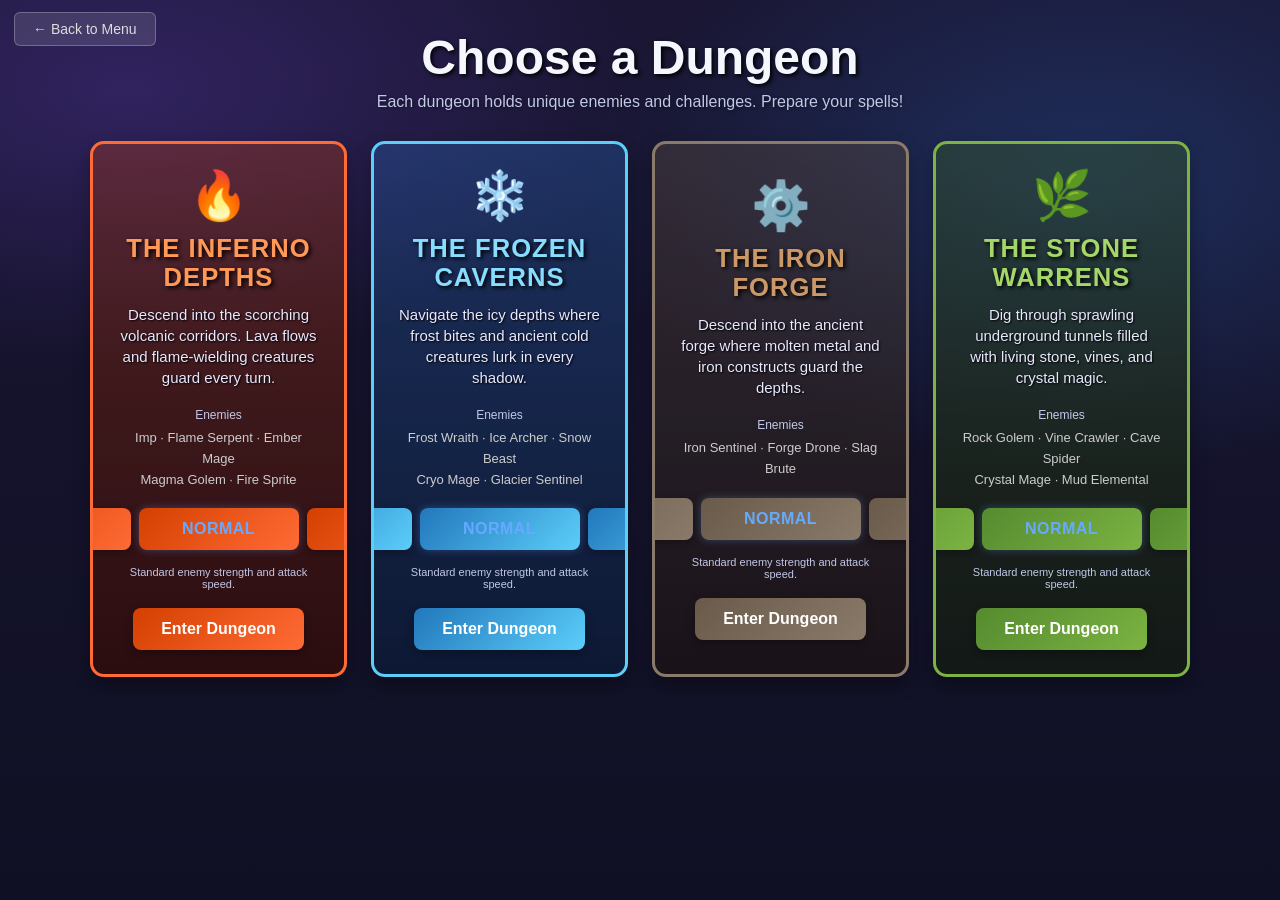
<file: Magic Battle/dungeons.html>
<!doctype html>
<html lang="en">
<head>
	<meta charset="utf-8" />
	<meta name="viewport" content="width=device-width,initial-scale=1" />
	<title>Magic Battle — Dungeons</title>
	<style>
		:root {
			--bg-top: #1a1633;
			--bg-bottom: #0f1024;
			--panel: rgba(255,255,255,0.05);
			--text: #f5f7ff;
			--muted: #c2c8e8;
			--border: rgba(255,255,255,0.2);
		}
		* { box-sizing: border-box; margin: 0; padding: 0; font-family: Arial, sans-serif; }
		body {
			min-height: 100vh; color: var(--text);
			background: radial-gradient(70% 50% at 10% 10%, rgba(94,60,180,0.35), transparent 60%),
				radial-gradient(60% 50% at 85% 20%, rgba(46,112,206,0.28), transparent 65%),
				linear-gradient(180deg, var(--bg-top), var(--bg-bottom));
			overflow: hidden;
		}
		.page { min-height:100vh; display:flex; flex-direction:column; align-items:center; padding:30px 20px; }
		h1 { text-align:center; font-size:clamp(28px,5vw,48px); margin-bottom:8px; text-shadow:2px 2px 4px #000; }
		.subtitle { color:var(--muted); text-align:center; margin-bottom:30px; text-shadow:1px 1px 3px rgba(0,0,0,0.5); }
		#backBtn {
			position:fixed; top:12px; left:14px; z-index:10;
			padding:8px 18px; font:14px Arial,sans-serif;
			background:rgba(255,255,255,0.12); color:#ddd;
			border:1px solid rgba(255,255,255,0.25); border-radius:6px;
			cursor:pointer; transition:background .2s; text-decoration:none;
		}
		#backBtn:hover { background:rgba(255,255,255,0.22); }

		.dungeon-grid {
			width:min(1100px,94vw); display:grid;
			grid-template-columns:repeat(4,1fr); gap:24px;
		}
		.dungeon-card {
			background:var(--panel); border:3px solid var(--border); border-radius:14px;
			min-height:58vh; max-height:640px; padding:24px; text-align:center;
			position:relative; overflow:hidden; display:flex; flex-direction:column;
			justify-content:center; align-items:center;
			box-shadow:0 8px 18px rgba(0,0,0,0.3);
			transition:transform .25s,box-shadow .25s,border-color .25s;
		}
		.dungeon-card:hover {
			transform:translateY(-6px);
			box-shadow:0 12px 24px rgba(0,0,0,0.45),0 0 18px rgba(255,255,255,0.15);
		}
		.dungeon-card h2 { font-size:clamp(22px,2vw,30px); text-transform:uppercase; letter-spacing:1px; margin-bottom:12px; text-shadow:2px 2px 4px #000; }
		.dungeon-card p { color:#e8e8ff; margin-bottom:20px; line-height:1.4; font-size:15px; text-shadow:1px 1px 2px #000; }
		.dungeon-card .enemies-label { font-size:12px; color:var(--muted); margin-bottom:6px; }
		.dungeon-card .enemy-list { font-size:13px; color:#ccc; margin-bottom:18px; line-height:1.6; }
		.dungeon-card button {
			padding:12px 28px; min-width:160px; font-size:16px; font-weight:bold;
			border:none; border-radius:8px; color:#fff; cursor:pointer;
			box-shadow:0 3px 8px rgba(0,0,0,0.3); transition:background .2s,transform .2s;
		}
		.dungeon-card button:hover { transform:translateY(-2px); }

		/* Difficulty selector */
		.diff-wrap { display:flex; gap:8px; margin-bottom:16px; }
		.diff-btn {
			padding:6px 14px; font-size:12px; font-weight:bold; border-radius:6px;
			border:2px solid rgba(255,255,255,0.2); background:rgba(255,255,255,0.06);
			color:#ccc; cursor:pointer; transition:all .2s; text-transform:uppercase; letter-spacing:0.5px;
		}
		.diff-btn:hover { background:rgba(255,255,255,0.12); }
		.diff-btn.selected { border-color:currentColor; background:rgba(255,255,255,0.15); }
		.diff-btn.easy { color:#44dd88; }
		.diff-btn.easy.selected { border-color:#44dd88; background:rgba(68,221,136,0.18); box-shadow:0 0 8px rgba(68,221,136,0.3); }
		.diff-btn.normal { color:#66aaff; }
		.diff-btn.normal.selected { border-color:#66aaff; background:rgba(102,170,255,0.18); box-shadow:0 0 8px rgba(102,170,255,0.3); }
		.diff-btn.hard { color:#ff5555; }
		.diff-btn.hard.selected { border-color:#ff5555; background:rgba(255,85,85,0.18); box-shadow:0 0 8px rgba(255,85,85,0.3); }
		.diff-desc { font-size:11px; color:var(--muted); margin-bottom:14px; min-height:28px; text-align:center; }

		/* Fire */
		#fire-card { border-color:#ff6b35; background:linear-gradient(180deg,rgba(180,60,20,0.35),rgba(60,10,0,0.6)); }
		#fire-card h2 { color:#ff9955; }
		#fire-card button { background:linear-gradient(135deg,#d44000,#ff6b35); }
		#fire-card button:hover { background:linear-gradient(135deg,#ff6b35,#ff9955); }

		/* Ice */
		#ice-card { border-color:#5bcefa; background:linear-gradient(180deg,rgba(40,100,180,0.35),rgba(10,30,60,0.6)); }
		#ice-card h2 { color:#88ddff; }
		#ice-card button { background:linear-gradient(135deg,#2277bb,#5bcefa); }
		#ice-card button:hover { background:linear-gradient(135deg,#5bcefa,#88ddff); }

		/* Earth */
		#earth-card { border-color:#7cb342; background:linear-gradient(180deg,rgba(60,100,30,0.35),rgba(20,30,10,0.6)); }
		#earth-card h2 { color:#a5d66a; }
		#earth-card button { background:linear-gradient(135deg,#558b2f,#7cb342); }
		#earth-card button:hover { background:linear-gradient(135deg,#7cb342,#a5d66a); }

		/* Iron */
		#iron-card { border-color:#8a7a6a; background:linear-gradient(180deg,rgba(100,80,60,0.35),rgba(30,20,15,0.6)); }
		#iron-card h2 { color:#cc9966; }
		#iron-card button { background:linear-gradient(135deg,#6a5a4a,#8a7a6a); }
		#iron-card button:hover { background:linear-gradient(135deg,#8a7a6a,#cc9966); }

		.icon-big { font-size:48px; margin-bottom:10px; }

		@media (max-width:900px) {
			.dungeon-grid { grid-template-columns:1fr; max-width:420px; }
			.dungeon-card { min-height:auto; padding:20px; }
		}
	</style>
</head>
<body>
	<a href="index.html" id="backBtn">← Back to Menu</a>
	<main class="page">
		<h1>Choose a Dungeon</h1>
		<p class="subtitle">Each dungeon holds unique enemies and challenges. Prepare your spells!</p>

		<section class="dungeon-grid">
			<article class="dungeon-card" id="fire-card">
				<div class="icon-big">🔥</div>
				<h2>The Inferno Depths</h2>
				<p>Descend into the scorching volcanic corridors. Lava flows and flame-wielding creatures guard every turn.</p>
				<div class="enemies-label">Enemies</div>
				<div class="enemy-list">Imp · Flame Serpent · Ember Mage<br>Magma Golem · Fire Sprite</div>
				<div class="diff-wrap">
					<button class="diff-btn easy" onclick="setDiff('fire','easy',this)">Easy</button>
					<button class="diff-btn normal selected" onclick="setDiff('fire','normal',this)">Normal</button>
					<button class="diff-btn hard" onclick="setDiff('fire','hard',this)">Hard</button>
				</div>
				<div class="diff-desc" id="fire-diff-desc">Standard enemy strength and attack speed.</div>
				<button onclick="enterDungeon('fire')">Enter Dungeon</button>
			</article>

			<article class="dungeon-card" id="ice-card">
				<div class="icon-big">❄️</div>
				<h2>The Frozen Caverns</h2>
				<p>Navigate the icy depths where frost bites and ancient cold creatures lurk in every shadow.</p>
				<div class="enemies-label">Enemies</div>
				<div class="enemy-list">Frost Wraith · Ice Archer · Snow Beast<br>Cryo Mage · Glacier Sentinel</div>
				<div class="diff-wrap">
					<button class="diff-btn easy" onclick="setDiff('ice','easy',this)">Easy</button>
					<button class="diff-btn normal selected" onclick="setDiff('ice','normal',this)">Normal</button>
					<button class="diff-btn hard" onclick="setDiff('ice','hard',this)">Hard</button>
				</div>
				<div class="diff-desc" id="ice-diff-desc">Standard enemy strength and attack speed.</div>
				<button onclick="enterDungeon('ice')">Enter Dungeon</button>
			</article>

			<article class="dungeon-card" id="iron-card">
				<div class="icon-big">⚙️</div>
				<h2>The Iron Forge</h2>
				<p>Descend into the ancient forge where molten metal and iron constructs guard the depths.</p>
				<div class="enemies-label">Enemies</div>
				<div class="enemy-list">Iron Sentinel · Forge Drone · Slag Brute</div>
				<div class="diff-wrap">
					<button class="diff-btn easy" onclick="setDiff('iron','easy',this)">Easy</button>
					<button class="diff-btn normal selected" onclick="setDiff('iron','normal',this)">Normal</button>
					<button class="diff-btn hard" onclick="setDiff('iron','hard',this)">Hard</button>
				</div>
				<div class="diff-desc" id="iron-diff-desc">Standard enemy strength and attack speed.</div>
				<button onclick="enterDungeon('iron')">Enter Dungeon</button>
			</article>

			<article class="dungeon-card" id="earth-card">
				<div class="icon-big">🌿</div>
				<h2>The Stone Warrens</h2>
				<p>Dig through sprawling underground tunnels filled with living stone, vines, and crystal magic.</p>
				<div class="enemies-label">Enemies</div>
				<div class="enemy-list">Rock Golem · Vine Crawler · Cave Spider<br>Crystal Mage · Mud Elemental</div>
				<div class="diff-wrap">
					<button class="diff-btn easy" onclick="setDiff('earth','easy',this)">Easy</button>
					<button class="diff-btn normal selected" onclick="setDiff('earth','normal',this)">Normal</button>
					<button class="diff-btn hard" onclick="setDiff('earth','hard',this)">Hard</button>
				</div>
				<div class="diff-desc" id="earth-diff-desc">Standard enemy strength and attack speed.</div>
				<button onclick="enterDungeon('earth')">Enter Dungeon</button>
			</article>
		</section>
	</main>
	<script>
	const selectedDiff = { fire:'normal', ice:'normal', earth:'normal', iron:'normal' };
	const DIFF_DESCS = {
		easy:   'Enemies have less health and attack less often.',
		normal: 'Standard enemy strength and attack speed.',
		hard:   'Enemies have 2× health & size, deal more damage, and attack faster.',
	};
	function setDiff(dungeon, diff, btn){
		selectedDiff[dungeon] = diff;
		const wrap = btn.parentElement;
		wrap.querySelectorAll('.diff-btn').forEach(b => b.classList.remove('selected'));
		btn.classList.add('selected');
		document.getElementById(dungeon+'-diff-desc').textContent = DIFF_DESCS[diff];
	}
	function enterDungeon(type){
		const diff = selectedDiff[type];
		location.href = 'dungeon.html?type=' + type + '&diff=' + diff;
	}
	</script>
</body>
</html>
</file>
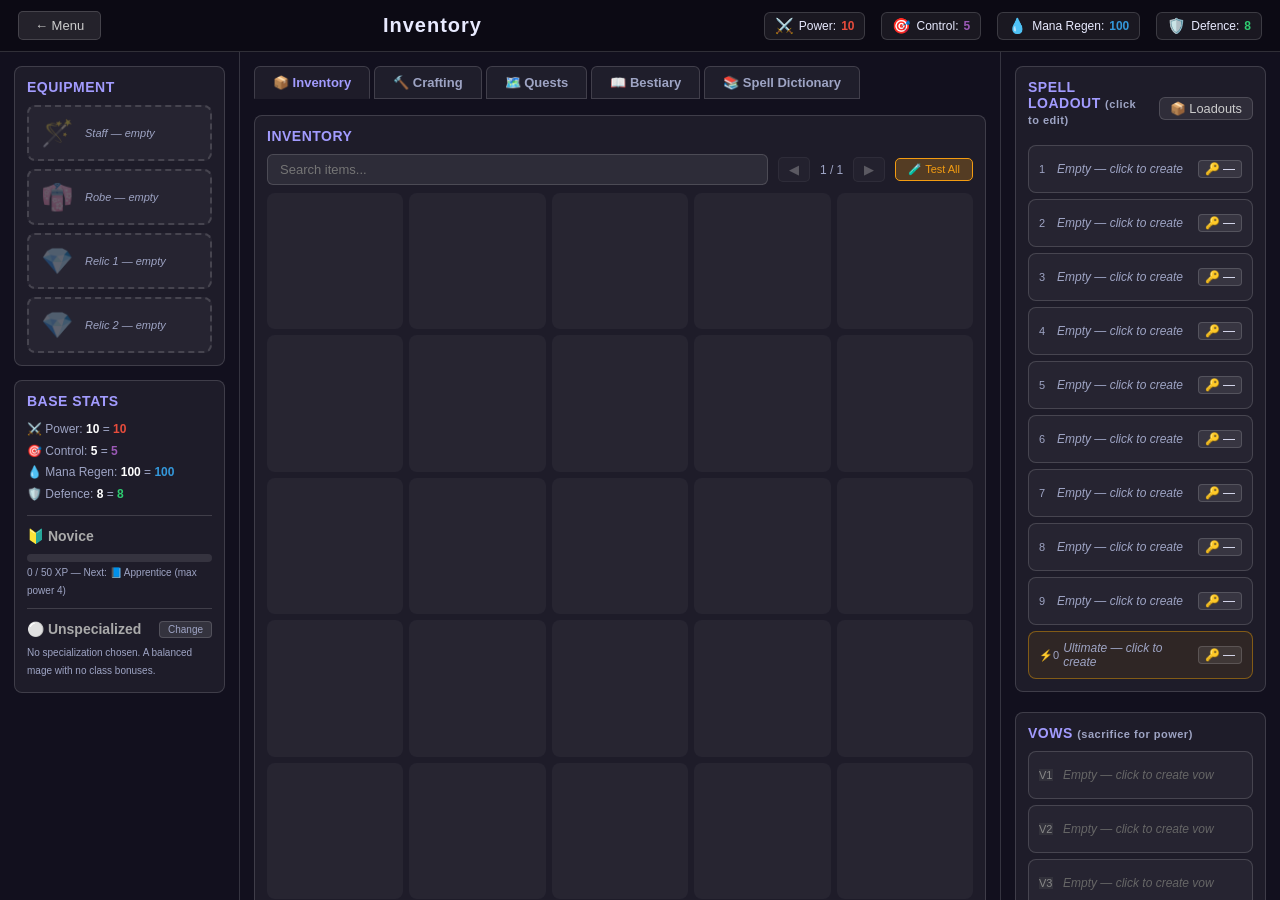
<file: Magic Battle/inventory.html>
<!doctype html>
<html lang="en">
<head>
<meta charset="utf-8"/>
<meta name="viewport" content="width=device-width,initial-scale=1"/>
<title>Magic Battle — Inventory</title>
<style>
/* ============================================================
   ROOT & RESET
   ============================================================ */
:root{
	--bg:#12101e;--panel:rgba(255,255,255,.05);--panel2:rgba(255,255,255,.08);
	--border:rgba(255,255,255,.15);--text:#e8eaff;--muted:#9ea4c4;
	--accent:#6c5ce7;--accent2:#a29bfe;--green:#28a745;--red:#e74c3c;
	--blue:#3498db;--gold:#f1c40f;--orange:#e67e22;--purple:#9b59b6;
	--slot-bg:rgba(255,255,255,.04);--slot-hover:rgba(255,255,255,.1);
	--rarity-common:#aaa;--rarity-uncommon:#2ecc71;--rarity-rare:#3498db;
	--rarity-epic:#9b59b6;--rarity-legendary:#f39c12;--rarity-mythical:#cc44ff;
	--rarity-mythic:#ffd700;
}
*{box-sizing:border-box;margin:0;padding:0;font-family:Arial,sans-serif}
html,body{width:100%;height:100%;overflow:hidden;background:var(--bg);color:var(--text)}
button{cursor:pointer;font-family:inherit}
input,select{font-family:inherit}

/* ============================================================
   LAYOUT – three-column with top bar
   ============================================================ */
#topBar{
	display:flex;align-items:center;justify-content:space-between;
	padding:10px 18px;background:rgba(0,0,0,.35);border-bottom:1px solid var(--border);
	height:52px;
}
#topBar h1{font-size:20px;letter-spacing:1px}
#backBtn{
	padding:6px 16px;font-size:13px;background:rgba(255,255,255,.1);color:#ccc;
	border:1px solid var(--border);border-radius:5px;transition:background .2s;
}
#backBtn:hover{background:rgba(255,255,255,.2)}

/* stats bar */
.stats-bar{display:flex;gap:16px;align-items:center}
.stat-chip{
	display:flex;align-items:center;gap:5px;padding:4px 10px;
	background:rgba(255,255,255,.06);border:1px solid var(--border);border-radius:6px;
	font-size:12px;
}
.stat-chip .stat-icon{font-size:15px}
.stat-chip .stat-val{font-weight:700;color:#fff}

/* columns */
#mainWrap{display:flex;height:calc(100vh - 52px);overflow:hidden}
#leftCol{width:240px;min-width:200px;border-right:1px solid var(--border);padding:14px;overflow-y:auto;display:flex;flex-direction:column;gap:14px}
#centerCol{flex:1;padding:14px;overflow-y:auto;display:flex;flex-direction:column;gap:12px}
#rightCol{width:280px;min-width:240px;border-left:1px solid var(--border);padding:14px;overflow-y:auto;display:flex;flex-direction:column;gap:12px}

/* ============================================================
   PANEL GENERIC
   ============================================================ */
.panel{background:var(--panel);border:1px solid var(--border);border-radius:8px;padding:12px}
.panel h3{font-size:14px;margin-bottom:10px;color:var(--accent2);text-transform:uppercase;letter-spacing:.5px}

/* ============================================================
   EQUIPMENT SLOTS (left col)
   ============================================================ */
.equip-slot{
	display:flex;align-items:center;gap:10px;padding:8px 10px;
	background:var(--slot-bg);border:2px dashed var(--border);border-radius:8px;
	min-height:56px;cursor:pointer;transition:background .2s,border-color .2s;
	position:relative;
}
.equip-slot:hover{background:var(--slot-hover);border-color:rgba(255,255,255,.3)}
.equip-slot.filled{border-style:solid}
.equip-slot .eq-icon{font-size:26px;width:36px;text-align:center;flex-shrink:0}
.equip-slot .eq-info{display:flex;flex-direction:column;gap:2px;overflow:hidden}
.equip-slot .eq-name{font-size:13px;font-weight:700;white-space:nowrap;overflow:hidden;text-overflow:ellipsis}
.equip-slot .eq-sub{font-size:11px;color:var(--muted)}
.equip-slot .eq-label{font-size:11px;color:var(--muted);font-style:italic}
.equip-slot .unequip-btn{
	position:absolute;top:4px;right:6px;background:none;border:none;color:var(--red);
	font-size:14px;opacity:.6;transition:opacity .2s;
}
.equip-slot .unequip-btn:hover{opacity:1}

/* ============================================================
   INVENTORY GRID (center col)
   ============================================================ */
.inv-toolbar{display:flex;align-items:center;gap:10px;flex-wrap:wrap}
.inv-toolbar input[type=text]{
	flex:1;min-width:160px;padding:7px 12px;font-size:13px;
	background:rgba(255,255,255,.07);border:1px solid var(--border);border-radius:6px;
	color:#fff;outline:none;transition:border-color .2s;
}
.inv-toolbar input:focus{border-color:var(--accent)}
.inv-page-info{font-size:12px;color:var(--muted);white-space:nowrap}
.inv-page-btn{
	padding:4px 10px;font-size:13px;background:rgba(255,255,255,.08);
	color:#ccc;border:1px solid var(--border);border-radius:5px;transition:background .2s;
}
.inv-page-btn:hover:not(:disabled){background:rgba(255,255,255,.16)}
.inv-page-btn:disabled{opacity:.35;cursor:default}

.inv-grid{
	display:grid;grid-template-columns:repeat(5,1fr);gap:6px;margin-top:8px;
}
.inv-cell{
	aspect-ratio:1;background:var(--slot-bg);border:2px solid transparent;
	border-radius:8px;display:flex;flex-direction:column;align-items:center;justify-content:center;
	position:relative;cursor:pointer;transition:background .15s,border-color .15s,transform .15s;
	overflow:hidden;
}
.inv-cell:hover{background:var(--slot-hover);transform:scale(1.04)}
.inv-cell.selected{border-color:var(--accent);background:rgba(108,92,231,.15)}
.inv-cell .cell-icon{font-size:28px;pointer-events:none}
.inv-cell .cell-name{font-size:10px;text-align:center;margin-top:2px;opacity:.85;pointer-events:none;padding:0 4px;white-space:nowrap;overflow:hidden;text-overflow:ellipsis;max-width:100%}
.inv-cell .cell-qty{
	position:absolute;bottom:3px;right:5px;font-size:10px;font-weight:700;
	color:var(--gold);pointer-events:none;
}
.inv-cell[data-rarity=common]{border-color:var(--rarity-common)}
.inv-cell[data-rarity=uncommon]{border-color:var(--rarity-uncommon)}
.inv-cell[data-rarity=rare]{border-color:var(--rarity-rare)}
.inv-cell[data-rarity=epic]{border-color:var(--rarity-epic)}
.inv-cell[data-rarity=legendary]{border-color:var(--rarity-legendary)}
.inv-cell[data-rarity=mythical]{border-color:var(--rarity-mythical);box-shadow:0 0 8px rgba(204,68,255,0.4)}
.inv-cell[data-rarity=mythic]{border-color:var(--rarity-mythic);box-shadow:0 0 10px rgba(255,215,0,0.5),0 0 20px rgba(255,215,0,0.2)}

/* item tooltip */
.tooltip{
	position:fixed;z-index:1000;max-width:240px;padding:10px 14px;
	background:#1c1a30;border:1px solid var(--border);border-radius:8px;
	pointer-events:none;font-size:12px;line-height:1.45;
	box-shadow:0 6px 20px rgba(0,0,0,.6);display:none;
}
.tooltip .tt-name{font-size:14px;font-weight:700;margin-bottom:3px}
.tooltip .tt-type{font-size:11px;color:var(--muted);margin-bottom:6px;text-transform:capitalize}
.tooltip .tt-stat{color:var(--green)}
.tooltip .tt-desc{color:var(--muted);margin-top:4px;font-style:italic}

/* ============================================================
   SPELL SLOTS (right col)
   ============================================================ */
.spell-slot{
	display:flex;align-items:center;gap:10px;padding:8px 10px;
	background:var(--slot-bg);border:1px solid var(--border);border-radius:8px;
	min-height:48px;cursor:pointer;transition:background .2s,border-color .2s;
}
.spell-slot:hover{background:var(--slot-hover);border-color:rgba(255,255,255,.3)}
.spell-slot .sp-num{font-size:11px;color:var(--muted);min-width:14px}
.spell-slot .sp-color{width:10px;height:10px;border-radius:50%;flex-shrink:0}
.spell-slot .sp-name{font-size:13px;flex:1;white-space:nowrap;overflow:hidden;text-overflow:ellipsis}
.spell-slot .sp-mana{font-size:11px;color:var(--blue)}
.spell-slot .sp-empty{font-size:12px;color:var(--muted);font-style:italic}
.ultimate-slot{border-color:rgba(255,170,0,.4);background:rgba(255,170,0,.08)}
.ultimate-slot:hover{border-color:rgba(255,170,0,.6);background:rgba(255,170,0,.15)}
.ultimate-slot .sp-mana{color:#ffaa00}

/* ============================================================
   SPELL BUILDER MODAL
   ============================================================ */
.modal-overlay{
	position:fixed;inset:0;background:rgba(0,0,0,.7);z-index:500;
	display:none;align-items:center;justify-content:center;
}
.modal-overlay.open{display:flex}
.modal{
	width:min(96vw,1100px);max-height:92vh;background:#181630;
	border:1px solid var(--border);border-radius:12px;overflow:hidden;
	display:flex;flex-direction:column;
}
.modal-head{
	display:flex;align-items:center;justify-content:space-between;
	padding:12px 18px;background:rgba(0,0,0,.3);border-bottom:1px solid var(--border);
}
.modal-head h2{font-size:17px}
.modal-head .close-btn{
	background:none;border:none;color:var(--red);font-size:22px;
	line-height:1;transition:opacity .2s;opacity:.7;
}
.modal-head .close-btn:hover{opacity:1}

.modal-body{flex:1;overflow-y:auto;padding:16px 18px;display:flex;flex-direction:column;gap:14px}

/* spell meta row */
.spell-meta{display:flex;gap:14px;align-items:center;flex-wrap:wrap}
.spell-meta label{font-size:12px;color:var(--muted)}
.spell-meta input[type=text]{
	padding:5px 10px;font-size:14px;background:rgba(255,255,255,.07);
	border:1px solid var(--border);border-radius:5px;color:#fff;width:200px;
}
.spell-meta .meta-chip{
	padding:4px 10px;border-radius:5px;font-size:12px;
	background:rgba(255,255,255,.06);border:1px solid var(--border);
}
.spell-meta .meta-chip b{color:#fff}

/* spell description (auto-generated) */
.spell-desc{
	padding:8px 12px;background:rgba(108,92,231,.08);border:1px solid rgba(108,92,231,.2);
	border-radius:6px;font-size:12px;color:var(--muted);line-height:1.5;
	font-style:italic;min-height:36px;
}

/* phases container */
.phases-wrap{display:flex;gap:12px;overflow-x:auto;padding-bottom:6px}
.phase-card{
	min-width:260px;max-width:280px;flex-shrink:0;background:var(--panel2);
	border:1px solid var(--border);border-radius:8px;padding:12px;
	display:flex;flex-direction:column;gap:8px;position:relative;
}
.phase-card h4{font-size:13px;color:var(--accent2);display:flex;align-items:center;justify-content:space-between}
.phase-card h4 .remove-phase{
	background:none;border:none;color:var(--red);font-size:14px;opacity:.6;cursor:pointer;
}
.phase-card h4 .remove-phase:hover{opacity:1}

.phase-card .arrow-between{
	position:absolute;top:50%;right:-20px;color:var(--accent);font-size:20px;
	transform:translateY(-50%);pointer-events:none;
}

/* form rows inside phase card */
.prow{display:flex;flex-direction:column;gap:3px}
.prow label{font-size:11px;color:var(--muted)}
.prow select,.prow input[type=range],.prow input[type=number],.prow input[type=color]{
	width:100%;font-size:12px;padding:4px 6px;
	background:rgba(255,255,255,.07);border:1px solid var(--border);border-radius:4px;
	color:#fff;
}
.prow input[type=range]{padding:2px 0;cursor:pointer}
.prow input[type=color]{height:28px;padding:2px;cursor:pointer}
.prow select option{background:#1c1a30;color:#e8eaff;padding:6px 8px}
.prow select:focus{border-color:var(--accent);outline:none}
.prow select{cursor:pointer}
.prow .range-row{display:flex;align-items:center;gap:6px}
.prow .range-val{font-size:11px;min-width:28px;text-align:right;color:#fff}

/* effects checkboxes */
.fx-grid{display:flex;flex-wrap:wrap;gap:4px}
.fx-chip{
	padding:3px 8px;font-size:11px;border-radius:4px;
	background:rgba(255,255,255,.06);border:1px solid var(--border);
	cursor:pointer;transition:background .15s,border-color .15s;user-select:none;
}
.fx-chip.active{background:rgba(108,92,231,.25);border-color:var(--accent)}
.fx-chip.blocked{opacity:0.35;cursor:not-allowed;text-decoration:line-through}

/* add phase button */
.add-phase-btn{
	min-width:80px;align-self:center;padding:10px 16px;font-size:13px;
	background:rgba(108,92,231,.15);border:2px dashed var(--accent);border-radius:8px;
	color:var(--accent2);transition:background .2s;flex-shrink:0;
}
.add-phase-btn:hover{background:rgba(108,92,231,.3)}

/* preview canvas */
#spellPreview{
	width:100%;height:80px;background:#0e0c1a;border:1px solid var(--border);
	border-radius:8px;display:block;
}

/* modal footer */
.modal-foot{
	display:flex;justify-content:flex-end;gap:10px;padding:12px 18px;
	border-top:1px solid var(--border);background:rgba(0,0,0,.2);
}
.btn{padding:8px 20px;font-size:13px;border:none;border-radius:6px;transition:background .2s,transform .15s}
.btn:hover{transform:translateY(-1px)}
.btn-primary{background:var(--accent);color:#fff}
.btn-primary:hover{background:#7c6cf0}
.btn-danger{background:var(--red);color:#fff}
.btn-danger:hover{background:#c0392b}
.btn-ghost{background:rgba(255,255,255,.08);color:#ccc;border:1px solid var(--border)}
.btn-ghost:hover{background:rgba(255,255,255,.15)}

/* context menu for inventory (equip / use) */
.ctx-menu{
	position:fixed;z-index:600;background:#1c1a30;border:1px solid var(--border);
	border-radius:6px;overflow:hidden;min-width:140px;box-shadow:0 4px 16px rgba(0,0,0,.6);
	display:none;
}
.ctx-menu.open{display:block}
.ctx-item{
	padding:8px 14px;font-size:13px;cursor:pointer;transition:background .15s;
}
.ctx-item:hover{background:rgba(108,92,231,.2)}

/* scrollbar */
::-webkit-scrollbar{width:6px;height:6px}
::-webkit-scrollbar-track{background:transparent}
::-webkit-scrollbar-thumb{background:rgba(255,255,255,.12);border-radius:3px}
::-webkit-scrollbar-thumb:hover{background:rgba(255,255,255,.22)}

/* ============================================================
   TABS
   ============================================================ */
.tab-btn{
	padding:8px 18px;font-size:13px;font-weight:600;
	background:rgba(255,255,255,.06);border:1px solid var(--border);border-radius:6px 6px 0 0;
	color:var(--muted);cursor:pointer;transition:background .2s,color .2s;
}
.tab-btn.active{background:var(--panel);color:var(--accent2);border-bottom-color:transparent}
.tab-btn:hover:not(.active){background:rgba(255,255,255,.1)}

/* ============================================================
   SPELL DICTIONARY
   ============================================================ */
.dict-cat-btn{
	padding:6px 14px;font-size:12px;font-weight:600;
	background:rgba(255,255,255,.06);border:1px solid var(--border);border-radius:6px;
	color:var(--muted);cursor:pointer;transition:background .2s,color .2s;
}
.dict-cat-btn.active{background:var(--accent2);color:#111;border-color:var(--accent2)}
.dict-cat-btn:hover:not(.active){background:rgba(255,255,255,.12)}
.dict-card{
	background:var(--slot-bg);border:1px solid var(--border);border-radius:8px;padding:12px 14px;
}
.dict-card h4{margin:0 0 6px;font-size:14px;display:flex;align-items:center;gap:6px}
.dict-card .dict-tags{display:flex;flex-wrap:wrap;gap:4px;margin:6px 0}
.dict-tag{
	padding:2px 8px;border-radius:4px;font-size:10px;font-weight:600;
	background:rgba(255,255,255,.08);border:1px solid rgba(255,255,255,.12);
}
.dict-tag.mana{color:#5dade2;border-color:rgba(93,173,226,.3)}
.dict-tag.ctrl{color:#f39c12;border-color:rgba(243,156,18,.3)}
.dict-tag.rank{color:#8e44ad;border-color:rgba(142,68,173,.3)}
.dict-tag.dmg-up{color:#2ecc71;border-color:rgba(46,204,113,.3)}
.dict-tag.dmg-down{color:#e74c3c;border-color:rgba(231,76,60,.3)}
.dict-tag.ult{color:#ffcc00;border-color:rgba(255,204,0,.3);background:rgba(255,204,0,.1)}
.dict-detail{font-size:12px;color:var(--muted);line-height:1.5;margin:4px 0}
.dict-detail b{color:#ddd}
.dict-section-title{font-size:16px;font-weight:700;color:var(--accent2);margin:8px 0 4px;padding-bottom:4px;border-bottom:1px solid var(--border)}

/* ============================================================
   CRAFTING
   ============================================================ */
.craft-card{
	display:flex;align-items:center;gap:12px;padding:10px 14px;
	background:var(--slot-bg);border:1px solid var(--border);border-radius:8px;
	transition:background .15s;
}
.craft-card:hover{background:var(--slot-hover)}
.craft-icon{font-size:28px;width:40px;text-align:center;flex-shrink:0}
.craft-info{flex:1;display:flex;flex-direction:column;gap:3px}
.craft-name{font-size:14px;font-weight:700}
.craft-name[data-rarity=common]{color:var(--rarity-common)}
.craft-name[data-rarity=uncommon]{color:var(--rarity-uncommon)}
.craft-name[data-rarity=rare]{color:var(--rarity-rare)}
.craft-name[data-rarity=epic]{color:var(--rarity-epic)}
.craft-name[data-rarity=legendary]{color:var(--rarity-legendary)}
.craft-name[data-rarity=mythical]{color:var(--rarity-mythical);text-shadow:0 0 6px rgba(204,68,255,0.5)}
.craft-desc{font-size:11px;color:var(--muted);font-style:italic}
.craft-ingredients{display:flex;flex-wrap:wrap;gap:4px;margin-top:2px}
.craft-ing{
	display:flex;align-items:center;gap:3px;padding:2px 7px;
	font-size:11px;border-radius:4px;
	background:rgba(255,255,255,.06);border:1px solid var(--border);
}
.craft-ing.has{color:var(--green);border-color:rgba(40,167,69,.4)}
.craft-ing.missing{color:var(--red);border-color:rgba(231,76,60,.4)}
.craft-btn{
	padding:8px 16px;font-size:12px;font-weight:700;border:none;border-radius:6px;
	background:var(--accent);color:#fff;cursor:pointer;transition:background .2s,opacity .2s;
	flex-shrink:0;
}
.craft-btn:hover:not(:disabled){background:#7c6cf0}
.craft-btn:disabled{opacity:.35;cursor:not-allowed}

@keyframes fadeUp{
	0%{opacity:1;transform:translate(-50%,-50%) scale(1)}
	100%{opacity:0;transform:translate(-50%,-80%) scale(1.1)}
}
.st-chapter{margin-bottom:6px}
.st-chapter-head{display:flex;align-items:center;gap:8px;padding:10px 12px;border-radius:8px;border:1px solid rgba(204,102,68,0.25);background:rgba(204,102,68,0.08);cursor:pointer;user-select:none;transition:background .15s}
.st-chapter-head:hover{background:rgba(204,102,68,0.16)}
.st-chapter-head .st-arrow{transition:transform .2s;font-size:10px;color:#cc6644}
.st-chapter-head.open .st-arrow{transform:rotate(90deg)}
.st-chapter-head .st-ch-title{flex:1;font-size:13px;font-weight:bold;color:#cc6644}
.st-chapter-head .st-ch-prog{font-size:11px;color:var(--muted)}
.st-chapter-body{display:none;padding:4px 0 0 18px}
.st-chapter-head.open+.st-chapter-body{display:block}
.st-chapter.all-done .st-chapter-head{border-color:rgba(40,167,69,0.3);background:rgba(40,167,69,0.06)}
.st-chapter.all-done .st-ch-title{color:#28a745}
.st-chapter.all-done .st-arrow{color:#28a745}

/* ============================================================
   BESTIARY POPUP
   ============================================================ */
#bestiaryPopupOverlay{position:fixed;inset:0;background:rgba(0,0,0,.88);z-index:900;display:none;align-items:center;justify-content:center}
#bestiaryPopupCard{width:min(96vw,820px);height:min(90vh,520px);background:#12101e;border:1px solid rgba(255,255,255,.15);border-radius:12px;overflow:hidden;display:flex;flex-direction:column;box-shadow:0 20px 60px rgba(0,0,0,.9)}
#bpHeader{display:flex;align-items:center;justify-content:space-between;padding:12px 18px;background:rgba(0,0,0,.35);border-bottom:1px solid rgba(255,255,255,.1);flex-shrink:0}
#bpBody{flex:1;display:flex;overflow:hidden;min-height:0}
#bpLeft{width:290px;min-width:250px;padding:14px 16px;border-right:1px solid rgba(255,255,255,.07);overflow-y:auto;display:flex;flex-direction:column;gap:11px;flex-shrink:0}
#bpRight{flex:1;position:relative;overflow:hidden;background:#000}
#bpCanvas{position:absolute;top:0;left:0;width:100%;height:100%;display:block}
.bp-section-lbl{font-size:10px;color:var(--accent2);font-weight:bold;text-transform:uppercase;letter-spacing:.6px;margin-bottom:5px}
.bp-stat-row{display:flex;flex-direction:column;gap:2px}
.bp-stat-row .bp-stat-header{display:flex;justify-content:space-between;font-size:11px;margin-bottom:3px}
.bp-bar-bg{width:100%;height:6px;background:rgba(255,255,255,.08);border-radius:3px;overflow:hidden}
.bp-bar-fill{height:100%;border-radius:3px;transition:width .4s ease}
.bp-drop-item{display:flex;align-items:center;gap:6px;padding:4px 8px;background:rgba(255,255,255,.04);border:1px solid rgba(255,255,255,.07);border-radius:5px;font-size:12px}
.bestiary-row-clickable{cursor:pointer;transition:background .15s,border-color .15s}
.bestiary-row-clickable:hover{background:rgba(255,255,255,.08) !important;border-color:rgba(255,255,255,.16) !important}
</style>
</head>
<body>

<!-- ==================== TOP BAR ==================== -->
<div id="topBar">
	<button id="backBtn" onclick="location.href='index.html'">← Menu</button>
	<h1>Inventory</h1>
	<div class="stats-bar" id="statsBar"></div>
</div>

<!-- ==================== MAIN LAYOUT ==================== -->
<div id="mainWrap">

	<!-- LEFT: Equipment -->
	<div id="leftCol">
		<div class="panel">
			<h3>Equipment</h3>
			<div id="equipSlots" style="display:flex;flex-direction:column;gap:8px"></div>
		</div>
		<div class="panel">
			<h3>Base Stats</h3>
			<div id="baseStatsPanel" style="font-size:12px;line-height:1.8;color:var(--muted)"></div>
		</div>
	</div>

	<!-- CENTER: Inventory Grid + Crafting -->
	<div id="centerCol">
		<!-- Tab bar -->
		<div style="display:flex;gap:4px;margin-bottom:4px;flex-wrap:wrap">
			<button class="tab-btn active" data-tab="inventory" onclick="switchTab('inventory')">📦 Inventory</button>
			<button class="tab-btn" data-tab="crafting" onclick="switchTab('crafting')">🔨 Crafting</button>
			<button class="tab-btn" data-tab="quests" onclick="switchTab('quests')">🗺️ Quests</button>
			<button class="tab-btn" data-tab="bestiary" onclick="switchTab('bestiary')">📖 Bestiary</button>
			<button class="tab-btn" data-tab="dictionary" onclick="switchTab('dictionary')">📚 Spell Dictionary</button>
		</div>

		<!-- Inventory Tab -->
		<div id="inventoryTab" class="panel" style="flex:1;display:flex;flex-direction:column">
			<h3>Inventory</h3>
			<div class="inv-toolbar">
				<input type="text" id="searchBox" placeholder="Search items..." autocomplete="off"/>
				<button class="inv-page-btn" id="prevPage">◀</button>
				<span class="inv-page-info" id="pageInfo">1 / 1</span>
				<button class="inv-page-btn" id="nextPage">▶</button>
				<button class="inv-page-btn" id="testBtn" style="margin-left:auto;padding:4px 12px;background:rgba(243,156,18,.25);border-color:var(--rarity-legendary);color:var(--rarity-legendary);font-size:11px;border-radius:5px" title="Clear inventory and give one of every item">🧪 Test All</button>
			</div>
			<div class="inv-grid" id="invGrid"></div>
		</div>

		<!-- Crafting Tab -->
		<div id="craftingTab" class="panel" style="flex:1;display:none;flex-direction:column;overflow-y:auto">
			<h3>Crafting</h3>
			<div class="inv-toolbar" style="margin-bottom:8px">
				<input type="text" id="craftSearchBox" placeholder="Search recipes..." autocomplete="off"/>
				<select id="craftFilter" style="padding:6px 10px;font-size:12px;background:rgba(255,255,255,.07);border:1px solid var(--border);border-radius:6px;color:#fff">
					<option value="all">All Types</option>
					<option value="staff">Staves</option>
					<option value="robe">Robes</option>
					<option value="relic">Relics</option>
				</select>
			</div>
			<div id="craftList" style="display:flex;flex-direction:column;gap:8px"></div>
		</div>

		<!-- Quest Tab -->
		<div id="questTab" class="panel" style="flex:1;display:none;flex-direction:column">
			<h3>Quests</h3>
			<div id="questList"></div>
		</div>

		<!-- Bestiary Tab -->
		<div id="bestiaryTab" class="panel" style="flex:1;display:none;flex-direction:column;overflow-y:auto">
			<h3>Bestiary <span id="bestiaryCount" style="font-size:12px;color:var(--muted);font-weight:normal"></span></h3>
			<div id="bestiaryList" style="display:flex;flex-direction:column;gap:6px"></div>
		</div>

		<!-- Spell Dictionary Tab -->
		<div id="dictionaryTab" class="panel" style="flex:1;display:none;flex-direction:column;overflow-y:auto">
			<h3>📚 Spell Dictionary</h3>
			<div class="dict-toolbar" style="display:flex;gap:6px;margin-bottom:8px;flex-wrap:wrap">
				<button class="dict-cat-btn active" data-cat="shapes" onclick="renderDictSection('shapes')">🔷 Shapes</button>
				<button class="dict-cat-btn" data-cat="behaviors" onclick="renderDictSection('behaviors')">🎯 Behaviors</button>
				<button class="dict-cat-btn" data-cat="effects" onclick="renderDictSection('effects')">✨ Effects</button>
				<button class="dict-cat-btn" data-cat="domains" onclick="renderDictSection('domains')">⚡ Domains</button>
				<button class="dict-cat-btn" data-cat="ultimates" onclick="renderDictSection('ultimates')">🌟 Ultimates</button>
				<button class="dict-cat-btn" data-cat="phases" onclick="renderDictSection('phases')">🔗 Phases &amp; Triggers</button>
			<button class="dict-cat-btn" data-cat="classes" onclick="renderDictSection('classes')">🧙 Classes</button>
			</div>
			<div id="dictContent" style="display:flex;flex-direction:column;gap:8px"></div>
		</div>
	</div>

	<!-- RIGHT: Spell Slots -->
	<div id="rightCol">
		<div class="panel" style="flex:1;display:flex;flex-direction:column;gap:8px">
			<div style="display:flex;align-items:center;gap:8px">
				<h3 style="flex:1">Spell Loadout <span style="font-size:11px;color:var(--muted);text-transform:none">(click to edit)</span></h3>
				<button class="btn btn-ghost" id="loadoutMgrBtn" style="font-size:.8em;padding:3px 10px" title="Manage saved spell loadouts">📦 Loadouts</button>
			</div>
			<div id="spellSlots" style="display:flex;flex-direction:column;gap:6px"></div>
		</div>
		<div class="panel" style="margin-top:8px">
			<h3>Vows <span style="font-size:11px;color:var(--muted);text-transform:none">(sacrifice for power)</span></h3>
			<div id="vowSlots" style="display:flex;flex-direction:column;gap:6px"></div>
		</div>
	</div>
</div>

<!-- ==================== VOW EDITOR MODAL ==================== -->
<div class="modal-overlay" id="vowModal" style="display:none">
<div class="modal" style="max-width:500px">
	<div class="modal-head">
		<h2 id="vowModalTitle">Vow Editor</h2>
		<button class="close-btn" id="vowModalClose">✕</button>
	</div>
	<div class="modal-body" id="vowModalBody" style="display:flex;flex-direction:column;gap:12px"></div>
	<div class="modal-foot">
		<button class="btn btn-danger" id="vowClearBtn">Remove Vow</button>
		<button class="btn btn-ghost" id="vowCancelBtn">Cancel</button>
		<button class="btn btn-primary" id="vowSaveBtn">Save Vow</button>
	</div>
</div>
</div>

<!-- ==================== LOADOUT MANAGER MODAL ==================== -->
<div class="modal-overlay" id="loadoutModal" style="display:none">
<div class="modal" style="max-width:480px">
	<div class="modal-head">
		<h2>📦 Spell Loadouts</h2>
		<button class="close-btn" id="loadoutModalClose">✕</button>
	</div>
	<div class="modal-body" id="loadoutModalBody" style="display:flex;flex-direction:column;gap:10px">
		<!-- rendered by JS -->
	</div>
	<div class="modal-foot" style="gap:6px">
		<button class="btn btn-primary" id="loadoutNewStdBtn">+ New Standard</button>
		<button class="btn btn-primary" id="loadoutNewTransBtn" style="background:#ff8800">⚡ New Transformation</button>
		<button class="btn btn-ghost" id="loadoutSaveCurrentBtn">💾 Save Current</button>
	</div>
</div>
</div>

<!-- ==================== TOOLTIP ==================== -->
<div class="tooltip" id="tooltip"></div>

<!-- ==================== CONTEXT MENU ==================== -->
<div class="ctx-menu" id="ctxMenu"></div>

<!-- ==================== SPELL BUILDER MODAL ==================== -->
<div class="modal-overlay" id="spellModal">
<div class="modal">
	<div class="modal-head">
		<h2 id="modalTitle">Spell Builder — Slot 1</h2>
		<button class="close-btn" id="modalClose">✕</button>
	</div>
	<div class="modal-body">
		<div class="spell-meta" id="spellMeta"></div>
		<div class="spell-desc" id="spellDesc">Configure your spell by adding phases below.</div>
		<div style="display:flex;align-items:flex-start;gap:12px;overflow-x:auto">
			<div class="phases-wrap" id="phasesWrap"></div>
			<button class="add-phase-btn" id="addPhaseBtn">+ Phase</button>
		</div>
		<canvas id="spellPreview"></canvas>
	</div>
	<div class="modal-foot">
		<button class="btn btn-danger" id="clearSpellBtn">Clear Spell</button>
		<div style="display:flex;gap:6px">
			<button class="btn btn-ghost" id="exportSpellBtn" title="Copy spell code to clipboard">📋 Export Code</button>
			<button class="btn btn-ghost" id="importSpellBtn" title="Paste a spell code to load">📥 Import Code</button>
		</div>
		<button class="btn btn-ghost" id="cancelSpellBtn">Cancel</button>
		<button class="btn btn-primary" id="saveSpellBtn">Save Spell</button>
	</div>
</div>
</div>

<!-- ============================================================
     JAVASCRIPT
     ============================================================ -->
<script>
/* =============================================================
   DATA DEFINITIONS
   ============================================================= */

/* -- Shape catalogue -- */
const SHAPES = {
	missile:  { label:'Missile',  icon:'💠', controlReq:0,  manaCost:5,  desc:'Small fast projectile', dmgNote:'' },
	orb:      { label:'Orb',      icon:'🔮', controlReq:1,  manaCost:8,  desc:'Larger slower energy ball', dmgNote:'' },
	blade:    { label:'Blade',    icon:'🗡️', controlReq:2,  manaCost:7,  desc:'Slashing blade projectile', dmgNote:'' },
	beam:     { label:'Beam',     icon:'⚡', controlReq:4,  manaCost:10, desc:'Continuous energy beam', dmgNote:'-35% dmg' },
	ring:     { label:'Ring',     icon:'⭕', controlReq:5,  manaCost:12, desc:'Expanding energy ring', dmgNote:'' },
	cone:     { label:'Cone',     icon:'🔺', controlReq:4,  manaCost:10, desc:'Fan-shaped blast', dmgNote:'-65% dmg' },
	nova:     { label:'Nova',     icon:'💥', controlReq:7,  manaCost:15, desc:'Expanding explosion from a point', dmgNote:'' },
	chain:    { label:'Chain',    icon:'⛓️', controlReq:9,  manaCost:18, desc:'Jumps between targets, can stun on each hit', dmgNote:'' },
	wall:     { label:'Wall',     icon:'🧱', controlReq:6,  manaCost:12, desc:'Stationary barrier', dmgNote:'' },
	spike:    { label:'Spike',    icon:'🔱', controlReq:3,  manaCost:8,  desc:'Pointed projectile that faces its direction and pierces', dmgNote:'' },
	polygon:  { label:'Polygon',  icon:'⬡',  controlReq:3,  manaCost:9,  desc:'Customizable polygon with any number of sides', dmgNote:'' },
	allyOrb:  { label:'Ally Orb',  icon:'💚', controlReq:1,  manaCost:6,  desc:'Orb that hits you / allies instead of enemies', dmgNote:'heals' },
	summon:   { label:'Summon',   icon:'👾', controlReq:8,  manaCost:20, desc:'Summons minions — increase range/health/speed for mana. Fires next spell phase.', dmgNote:'indirect' },
	meteor:   { label:'Meteor',   icon:'☄️', controlReq:6,  manaCost:16, desc:'Blazing comet: +distance dmg, AoE explosion on impact/expire (50% splash)', dmgNote:'-25% dmg' },
	slash:    { label:'Slash',    icon:'🌙', controlReq:2,  manaCost:7,  desc:'Curved crescent arc projectile', dmgNote:'' },
	explosion:{ label:'Explosion',icon:'💣', controlReq:5,  manaCost:14, desc:'Detonates on hit, expire, wall, enemy projectile, or dispel contact — AoE damage. Width/Height scale explosion radius; projectile visual is fixed size. Self-damages player at 30% if close.', dmgNote:'AoE ×14' },
	same:     { label:'Same',     icon:'🔄', controlReq:0,  manaCost:0,  desc:'Re-uses the previous phase shape — allows different behavior on same projectile', dmgNote:'' },

};

/* -- After-hit effect catalogue -- */
const AFTER_HIT_EFFECTS = {
	none:          { label:'None',          icon:'—',  desc:'No after-hit effect' },
	explosion:     { label:'Explosion',     icon:'💥', desc:'Fiery burst on impact' },
	flame_burst:   { label:'Flame Burst',   icon:'🔥', desc:'Flames erupt on impact' },
	ice_shatter:   { label:'Ice Shatter',   icon:'❄️', desc:'Ice shards scatter on impact' },
	electric_spark:{ label:'Electric Spark', icon:'⚡', desc:'Sparks fly on impact' },
	poison_cloud:  { label:'Poison Cloud',  icon:'☠️', desc:'Toxic mist lingers on impact' },
	star_burst:    { label:'Star Burst',    icon:'⭐', desc:'Radiant star particles on impact' },
};

/* -- Behavior catalogue -- */
const BEHAVIORS = {
	straight:     { label:'Straight',     controlReq:0,  manaCost:0,  desc:'Fires in a straight line', dmgNote:'' },
	lob:          { label:'Lob / Arc',    controlReq:1,  manaCost:2,  desc:'Arcs through the air', dmgNote:'+25% dmg' },
	homing:       { label:'Homing',       controlReq:3,  manaCost:5,  desc:'Tracks nearest target', dmgNote:'-50% dmg' },
	boomerang:    { label:'Boomerang',    controlReq:3,  manaCost:4,  desc:'Goes out then returns', dmgNote:'' },
	groundSurge:  { label:'Ground Surge', controlReq:4,  manaCost:5,  desc:'Travels along the ground toward enemies', dmgNote:'' },
	orbit:        { label:'Orbit Caster', controlReq:6,  manaCost:8,  desc:'Circles around you, then launches', dmgNote:'-30% dmg' },
	rain:         { label:'Rain Down',    controlReq:7,  manaCost:8,  desc:'Falls from the sky in an area (spread changes angles)', dmgNote:'+50% dmg' },
	barrage:      { label:'Barrage',      controlReq:7,  manaCost:8,  desc:'Horizontal wall of projectiles (spread changes angles)', dmgNote:'+35% dmg' },
	stationary:   { label:'Stationary',   controlReq:0,  manaCost:0,  desc:'Stays in place', dmgNote:'' },
	underfoot:    { label:'Underfoot',    controlReq:2,  manaCost:3,  desc:'Spawns below your feet', dmgNote:'' },
	selfCast:     { label:'Self Cast',    controlReq:1,  manaCost:2,  desc:'Spawns at the caster position', dmgNote:'' },
	aroundSelf:   { label:'Around Self',  controlReq:3,  manaCost:6,  desc:'Projectiles around you in a circle (uses Around Self Count slider)', dmgNote:'' },
	ground:       { label:'Ground',       controlReq:3,  manaCost:4,  desc:'Erupts from ground at nearest enemy within radius. Expand radius for mana.', dmgNote:'+40% dmg' },
	zigzag:       { label:'Zigzag',       controlReq:4,  manaCost:5,  desc:'Weaves in a sine wave pattern', dmgNote:'' },
	spiral:       { label:'Spiral',       controlReq:5,  manaCost:6,  desc:'Corkscrews along the aimed path, orbiting the straight trajectory', dmgNote:'' },
	teleport:     { label:'Teleport',     controlReq:6,  manaCost:7,  desc:'Blinks forward at intervals, hard to dodge', dmgNote:'' },
	control:      { label:'Control',      controlReq:3,  manaCost:30, desc:'Projectile follows your cursor — starts at player and glides to cursor position. Allows up to 30s duration.', dmgNote:'-85% dmg' },
	domain:       { label:'Domain Expansion', controlReq:10, manaCost:1000, desc:'⚡ULTIMATE ONLY⚡ Creates massive zone. Next phase attacks from edges with forced homing. Matching elemental spells buffed. Max 2 phases. Costs 25k mana.', dmgNote:'25k mana', ultimateOnly:true },
	transformation:{ label:'Transformation', controlReq:10, manaCost:1000, desc:'⚡ULTIMATE ONLY⚡ Unleash your true power — transforms you for 60 seconds, switching to your Transformation loadout with enhanced limits (power 15, size 5.5, 4 phases). Spend 5 points on powerful buffs. Customize your aura. Costs 25k mana.', dmgNote:'25k mana', ultimateOnly:true },

};

/* Elemental effects that can be used with Domain for buffing */
const DOMAIN_ELEMENTS = ['burn','freeze','poison','stun','lifesteal'];

/* -- Effects catalogue -- */
const EFFECTS = {
	burn:      { label:'Burn',      icon:'🔥', controlReq:2, manaCost:5, desc:'+fire DoT', category:'elemental', dmgNote:'50% as DoT' },
	freeze:    { label:'Freeze',    icon:'❄️', controlReq:2, manaCost:5, desc:'Slows target', category:'elemental', dmgNote:'' },
	poison:    { label:'Poison',    icon:'☠️', controlReq:3, manaCost:5, desc:'+poison DoT', category:'elemental', dmgNote:'40% as DoT' },
	knockback: { label:'Knockback', icon:'💨', controlReq:1, manaCost:3, desc:'Pushes target away', category:'movement', dmgNote:'' },
	pull:      { label:'Pull',      icon:'🧲', controlReq:3, manaCost:4, desc:'Pulls target toward you', category:'movement', dmgNote:'' },
	forceJump:{ label:'Force Jump',icon:'🚀', controlReq:2, manaCost:4, desc:'Forces target to jump', category:'movement', dmgNote:'' },
stun:      { label:'Stun',      icon:'⚡', controlReq:5, manaCost:7, desc:'Briefly stuns target (max ~0.3s, resistance stacks up quickly)', category:'elemental', dmgNote:'' },
	healSelf:  { label:'Heal Self', icon:'💚', controlReq:4, manaCost:6, desc:'Heals you on hit', category:'support', dmgNote:'' },
	shield:    { label:'Shield',    icon:'🛡️', controlReq:4, manaCost:6, desc:'Temp. defence boost', category:'support', dmgNote:'' },
	lifesteal:  { label:'Lifesteal',   icon:'🩸', controlReq:6, manaCost:6, desc:'Heals you for 20% of damage dealt', category:'elemental', dmgNote:'20% as heal' },
	randomDelay:{ label:'Random Delay',icon:'🎲', controlReq:1, manaCost:2, desc:'Each projectile spawns after a random delay', category:'utility', dmgNote:'' },
	evenDelay:   { label:'Even Delay',  icon:'⏳', controlReq:1, manaCost:2, desc:'Projectiles spawn at equal intervals across a set duration', category:'utility', dmgNote:'' },
	phaseThrough:{ label:'Phase',   icon:'👻', controlReq:6, manaCost:20, desc:'Projectile passes through walls', category:'utility', dmgNote:'-45% dmg' },
	timedRelease:{ label:'Timed Release',icon:'⏱️', controlReq:2, manaCost:3, desc:'Auto-triggers effects after a delay', category:'utility', dmgNote:'' },
	phaseFork:  { label:'Phase Fork',  icon:'🔀', controlReq:5, manaCost:6, desc:'Triggers next phase after delay without ending current', category:'utility', dmgNote:'' },
	resetProjectiles:{ label:'Reset Projectiles',icon:'🔄', controlReq:0, manaCost:0, desc:'Next phase spawns fresh instead of morphing (free)', category:'utility', dmgNote:'' },
	damageStore:  { label:'Dmg Store',  icon:'🗃️', controlReq:2, manaCost:4, desc:'Stores a % of damage dealt for later use (customizable)', category:'store', dmgNote:'' },
	damageRelease:{ label:'Dmg Release', icon:'💥', controlReq:4, manaCost:6, desc:'Consumes stored damage for bonus dmg & size', category:'store', dmgNote:'+stored dmg' },
	damageHeal:   { label:'Dmg Heal',   icon:'💗', controlReq:3, manaCost:5, desc:'Ally Orb converts stored damage into health (50%)', category:'store', dmgNote:'' },
	dispel:       { label:'Dispel',     icon:'🚫', controlReq:4, manaCost:8, desc:'Destroys enemy projectiles and magic walls on contact', category:'utility', dmgNote:'' },
	blind:        { label:'Blind',      icon:'🌑', controlReq:5, manaCost:6, desc:'Reduces enemy detection range temporarily', category:'cc', dmgNote:'' },
	shatter:      { label:'Shatter',    icon:'💎', controlReq:6, manaCost:8, desc:'Spawns 12 crystal shards on every hit (5-frame cooldown). On enemy death, triggers a full 16-shard burst. Archmage: each shard cascades into 3 micro-shards.', category:'elemental', dmgNote:'on-hit shards + kill burst' },
	mark:         { label:'Mark',       icon:'🎯', controlReq:4, manaCost:5, desc:'Tags enemy — all attacks deal +30% bonus damage for 3s', category:'cc', dmgNote:'+30% (debuff)' },
	gravityWell:  { label:'Gravity Well',icon:'🕳️', controlReq:7, manaCost:50,desc:'Creates a powerful pull zone — range and strength scale with spell power. Affects enemies and solidified objects. Closer to centre = much stronger pull.', category:'movement', dmgNote:'' },
	ricochet:     { label:'Ricochet',    icon:'🔁', controlReq:6, manaCost:18,desc:'Bounces off walls up to 5 times (works with homing, lob, etc.)', category:'utility', dmgNote:'' },
	rotate:       { label:'Rotate',      icon:'🔃', controlReq:1, manaCost:4, desc:'Spins the projectile around its own center as it travels', category:'utility', dmgNote:'' },
	solidify:     { label:'Solidify',    icon:'🟩', controlReq:4, manaCost:10, desc:'Turns projectile into a solid platform — blocks projectiles, walkable. Moving solidified objects push enemies with momentum. 10 mana (stationary) / 100 mana (moving). Phase bypasses.', category:'utility', dmgNote:'momentum dmg' },
	awayFromPlayer:{ label:'Away From Player', icon:'↗️', controlReq:2, manaCost:4, desc:'Projectiles shoot away from the player instead of toward the cursor', category:'utility', dmgNote:'' },
	solidObjectBreak:{ label:'Solid Object Break', icon:'💥', controlReq:1, manaCost:100, desc:'Destroys all solidify projectiles when cast. Costs 100 mana but breaks any number of solid objects at once.', category:'utility', dmgNote:'' },
	sticky:{ label:'Sticky', icon:'🕸', controlReq:4, manaCost:12, desc:'On solidify: enemies, player, and other solidify that touch it stick to the surface. On normal projectile: applies sticky debuff to enemy (slows them and causes contact-chain to other enemies). On player contact with sticky solidify: grants wall/ceiling walking for 8s.', category:'utility', dmgNote:'' },
};

/* Effect category rules: 'exclusive' means only one per phase */
const EFFECT_CATEGORIES = {
	elemental: { label:'🔥 Elemental', exclusive:true },
	movement:  { label:'💨 Forced Movement', exclusive:true },
	cc:        { label:'⚡ Crowd Control', exclusive:false },
	support:   { label:'💚 Support', exclusive:false },
	buff:      { label:'🏃 Buffs', exclusive:false },
	utility:   { label:'🔧 Utility', exclusive:false },
	store:     { label:'🗃️ Damage Store', exclusive:false },
};

/* -- Trail styles -- */
const TRAILS = ['none','sparkle','smoke','flame','ice','lightning'];

/* -- Phase trigger (what starts NEXT phase) -- */
const TRIGGERS = {
	onHit:          { label:'On Hit',          desc:'Next phase starts when this one hits' },
	afterHitDelay:  { label:'After Hit Delay', desc:'Next phase starts at hit position after a customizable delay' },
	afterDelay:     { label:'After Delay',     desc:'Next phase starts after duration' },
	onExpire:       { label:'On Expire',       desc:'Next phase starts when this one ends' },
};

/* =============================================================
   MAGE RANK SYSTEM (mirror of dungeon.html definitions)
   ============================================================= */
const MAGE_RANKS = [
	{ name:'Novice',          icon:'🔰', color:'#aaaaaa', xpReq:0,     maxPower:2  },
	{ name:'Apprentice',      icon:'📘', color:'#5dade2', xpReq:50,    maxPower:4  },
	{ name:'Adept',           icon:'🔮', color:'#8e44ad', xpReq:200,   maxPower:6  },
	{ name:'Mage',            icon:'⚡', color:'#f39c12', xpReq:600,   maxPower:8  },
	{ name:'Archmage',        icon:'👑', color:'#e74c3c', xpReq:1500,  maxPower:10 },
	{ name:'Grand Sorcerer',  icon:'🌟', color:'#ffcc00', xpReq:4000,  maxPower:20 },
];

/* =============================================================
   MAGE CLASS SYSTEM
   ============================================================= */
const MAGE_CLASSES = [
	{ id:'none',       name:'Unspecialized', icon:'⚪', color:'#aaaaaa', desc:'No specialization chosen. A balanced mage with no class bonuses.' },
	{ id:'necromancer', name:'Necromancer',  icon:'💀', color:'#8e44ad', desc:'Masters of death magic. Summon behavior lets you raise defeated enemies from the bestiary. Costs total mana. Max 3 necro-summons.' },
	{ id:'dominion',    name:'Dominion Master', icon:'👁️', color:'#e74c3c', desc:'Controllers of the battlefield. Domain range +30%, domain damage +40%. Greater control over the arena.' },
	{ id:'ranger',      name:'Ranger',       icon:'🏹', color:'#27ae60', desc:'Swift and precise. Spells gain massive range and deal more damage the farther they travel. Slightly reduced max HP.' },
	{ id:'warrior',     name:'Warrior',      icon:'⚔️', color:'#f39c12', desc:'Close-range combat specialist. Bonus melee damage, reduced spell range. Press F for Spell Blade to reflect projectiles. Speed & defence buffed.' },
	{ id:'healer',      name:'Healer',       icon:'💚', color:'#2ecc71', desc:'Masters of restoration. Incoming damage reduced. All positive effects on the player are strengthened.' },
	{ id:'archmage',    name:'Archmage',     icon:'🔮', color:'#3498db', desc:'Elemental spell master. +5 Magic Control. Elemental spells deal +20% damage and gain powerful secondary effects based on their element: Burn reduces healing, Freeze locks enemy attacks, Poison escalates each tick, Stun triiples missile speed, Lifesteal increases to 30% and blinds enemies, Shatter spawns mini-shards. Summoned minions gain elemental behaviors.' },
];

const SHAPE_RANK_REQ = {
	missile:0, orb:0, allyOrb:0, same:0,
	blade:1, spike:1, polygon:1,
	beam:2, cone:2, wall:2,
	ring:3, nova:3, meteor:3,
	chain:4, summon:4, explosion:4,
};
const BEHAVIOR_RANK_REQ = {
	straight:0, stationary:0, selfCast:0,
	lob:1, underfoot:1,
	homing:2, boomerang:2, groundSurge:2, control:2,
	aroundSelf:3, ground:3, zigzag:3, spiral:3,
	orbit:4, rain:4, barrage:4, teleport:4,
	domain:5, transformation:5,
};
const EFFECT_RANK_REQ = {
	knockback:0, randomDelay:0, evenDelay:0, resetProjectiles:0,
	burn:1, freeze:1, forceJump:1, solidify:1,
	poison:2, pull:2, timedRelease:2, damageStore:2,
	stun:3, healSelf:3, shield:3, phaseFork:3, damageRelease:3, damageHeal:3,
	lifesteal:4, blind:4, shatter:4, mark:4, dispel:4,
	phaseThrough:5, gravityWell:5, ricochet:5,
};

/* =============================================================
   ITEM DATABASE
   ============================================================= */
const ITEM_DB = {
	/* -- staves -- */
	oak_staff:       { name:'Oak Staff',       type:'staff', icon:'🪄', rarity:'common',    stats:{magicPower:3},              desc:'A simple wooden staff.' },
	crystal_staff:   { name:'Crystal Staff',   type:'staff', icon:'🔮', rarity:'uncommon',  stats:{magicPower:5,magicControl:2},desc:'Resonates with arcane energy.' },
	void_staff:      { name:'Void Staff',      type:'staff', icon:'🌑', rarity:'epic',      stats:{magicPower:12,magicControl:5},desc:'Channels the emptiness between stars.' },
	elder_staff:     { name:'Elder Staff',      type:'staff', icon:'✨', rarity:'legendary', stats:{magicPower:18,magicControl:8,manaRegen:20},desc:'Carved from the First Tree.' },
	lightstep_blade: { name:'Lightstep Blade',  type:'staff', icon:'⚔️', rarity:'mythic',   stats:{magicPower:25,magicControl:12,manaRegen:30},desc:'A blade of severed light from Seraphel. Warriors gain Backstep anchors on melee attacks — press B to warp back.' },

	/* -- robes -- */
	linen_robe:      { name:'Linen Robe',      type:'robe',  icon:'👘', rarity:'common',    stats:{magicDefence:2},             desc:'Basic apprentice robe.' },
	silk_robe:       { name:'Silk Robe',        type:'robe',  icon:'🥋', rarity:'uncommon',  stats:{magicDefence:4,manaRegen:10},desc:'Woven with minor wards.' },
	arcane_robe:     { name:'Arcane Vestment',  type:'robe',  icon:'🧥', rarity:'rare',      stats:{magicDefence:7,manaRegen:25,magicControl:3},desc:'Glimmers with protective runes.' },
	shadow_robe:     { name:'Shadowweave Robe', type:'robe',  icon:'🖤', rarity:'epic',      stats:{magicDefence:12,magicPower:5},desc:'Absorbs incoming magic.' },

	/* -- relics -- */
	mana_gem:        { name:'Mana Gem',         type:'relic', icon:'💎', rarity:'uncommon',  stats:{manaRegen:15},           desc:'A crystallised pool of mana.' },
	fire_ring:       { name:'Ring of Embers',   type:'relic', icon:'💍', rarity:'rare',      stats:{magicPower:6},               desc:'Warm to the touch, always.' },
	frost_amulet:    { name:'Frost Amulet',     type:'relic', icon:'❄️', rarity:'rare',      stats:{magicDefence:5,magicControl:3},desc:'Chills hostile spells.' },
	chaos_orb:       { name:'Chaos Orb',        type:'relic', icon:'🌀', rarity:'epic',      stats:{magicPower:8,magicControl:6},desc:'Unpredictable but potent.' },
	phoenix_feather: { name:'Phoenix Feather',  type:'relic', icon:'🪶', rarity:'legendary', stats:{magicPower:10,manaRegen:30,magicDefence:5},desc:'Reborn in flame.' },

	/* -- new staves -- */
	storm_staff:     { name:'Storm Staff',       type:'staff', icon:'🌩️', rarity:'rare',      stats:{magicPower:8,magicControl:4},  desc:'Crackles with living lightning.' },
	blood_staff:     { name:'Blood Staff',       type:'staff', icon:'🩸', rarity:'epic',      stats:{magicPower:14,manaRegen:15},desc:'Feeds on the wielder\'s vitality.' },
	stardust_staff:  { name:'Stardust Staff',    type:'staff', icon:'🌠', rarity:'legendary', stats:{magicPower:22,magicControl:10,manaRegen:25},desc:'Forged from a dying star.' },
	bone_staff:      { name:'Bone Staff',        type:'staff', icon:'🦴', rarity:'uncommon',  stats:{magicPower:4,magicDefence:2},  desc:'Carved from an ancient beast.' },
	prism_staff:     { name:'Prism Staff',       type:'staff', icon:'🔷', rarity:'rare',      stats:{magicPower:7,magicControl:5},  desc:'Refracts magic into pure colour.' },

	/* -- new robes -- */
	ember_robe:      { name:'Ember Robe',        type:'robe',  icon:'🔥', rarity:'rare',      stats:{magicDefence:6,magicPower:4},  desc:'Smolders with perpetual heat.' },
	void_robe:       { name:'Void Robe',         type:'robe',  icon:'🌑', rarity:'epic',      stats:{magicDefence:10,manaRegen:20,magicControl:4},desc:'Woven from nothingness.' },
	celestial_robe:  { name:'Celestial Robe',    type:'robe',  icon:'✨', rarity:'legendary', stats:{magicDefence:18,manaRegen:40,magicControl:6,magicPower:8},desc:'Threaded with starlight.' },
	hunter_cloak:    { name:'Hunter\'s Cloak',   type:'robe',  icon:'🧣', rarity:'uncommon',  stats:{magicDefence:3,magicControl:2},desc:'Light and agile.' },
	tide_robe:       { name:'Tide Robe',         type:'robe',  icon:'🌊', rarity:'rare',      stats:{magicDefence:5,manaRegen:20},desc:'Flows like living water.' },

	/* -- new relics -- */
	sun_medallion:   { name:'Sun Medallion',     type:'relic', icon:'☀️', rarity:'epic',      stats:{magicPower:10,magicDefence:4}, desc:'Radiates blinding warmth.' },
	moon_pendant:    { name:'Moon Pendant',      type:'relic', icon:'🌙', rarity:'epic',      stats:{manaRegen:25,magicControl:5},desc:'Waxes and wanes with power.' },
	dragon_heart:    { name:'Dragon Heart',      type:'relic', icon:'❤️‍🔥', rarity:'legendary', stats:{magicPower:15,manaRegen:35,magicDefence:8},desc:'Still beating after millennia.' },
	world_seed:      { name:'World Seed',        type:'relic', icon:'🌱', rarity:'legendary', stats:{manaRegen:50,magicDefence:10,magicControl:8},desc:'Contains a universe waiting to bloom.' },
	thunder_tooth:   { name:'Thunder Tooth',     type:'relic', icon:'⚡', rarity:'rare',      stats:{magicPower:7,magicControl:3},  desc:'A fang from the storm serpent.' },
	ghost_lantern:   { name:'Ghost Lantern',     type:'relic', icon:'🏮', rarity:'uncommon',  stats:{manaRegen:12,magicDefence:3},desc:'Illuminated by trapped spirits.' },
	bloodstone:      { name:'Bloodstone',        type:'relic', icon:'🔴', rarity:'rare',      stats:{magicPower:8,magicDefence:4},  desc:'Pulses with a crimson glow.' },
	wind_charm:      { name:'Wind Charm',        type:'relic', icon:'🍃', rarity:'uncommon',  stats:{magicControl:4,manaRegen:8},desc:'Whispers secrets of the gale.' },
	eye_of_eternity: { name:'Eye of Eternity',   type:'relic', icon:'👁️', rarity:'legendary', stats:{magicPower:12,magicControl:12,manaRegen:30,magicDefence:6},desc:'Sees all timelines at once.' },
	crystal_crown:   { name:'Crystal Crown',     type:'relic', icon:'👑', rarity:'epic',      stats:{magicControl:8,magicPower:6,magicDefence:3},desc:'Worn by the Archmage of old.' },

	/* -- crafting ingredients -- */
	arcane_dust:     { name:'Arcane Dust',      type:'ingredient', icon:'✨', rarity:'common',   stats:{}, desc:'Glittering residue of spent spells.' },
	ember_shard:     { name:'Ember Shard',      type:'ingredient', icon:'🔥', rarity:'common',   stats:{}, desc:'A fragment still warm with fire.' },
	ice_crystal:     { name:'Ice Crystal',      type:'ingredient', icon:'🧊', rarity:'uncommon', stats:{}, desc:'Never melts, even in sunlight.' },
	shadow_essence:  { name:'Shadow Essence',   type:'ingredient', icon:'🖤', rarity:'rare',     stats:{}, desc:'Bottled darkness.' },
	dragon_scale:    { name:'Dragon Scale',     type:'ingredient', icon:'🐉', rarity:'epic',     stats:{}, desc:'Nearly indestructible.' },
	starlight_dew:   { name:'Starlight Dew',    type:'ingredient', icon:'🌟', rarity:'legendary',stats:{}, desc:'Collected under a cloudless new moon.' },
	mana_herb:       { name:'Mana Herb',        type:'ingredient', icon:'🌿', rarity:'common',   stats:{}, desc:'Brewed into mana potions.' },
	void_shard:      { name:'Void Shard',       type:'ingredient', icon:'🌑', rarity:'rare',     stats:{}, desc:'Hums with anti-energy.' },

	/* -- dungeon boss ingredients -- */
	molten_core:     { name:'Molten Core',      type:'ingredient', icon:'🌋', rarity:'rare',     stats:{}, desc:'The heart of a slain fire beast, still molten.' },
	inferno_fang:    { name:'Inferno Fang',     type:'ingredient', icon:'🦷', rarity:'epic',     stats:{}, desc:'A tooth from the Inferno Dragon itself.' },
	lava_essence:    { name:'Lava Essence',     type:'ingredient', icon:'🔶', rarity:'uncommon', stats:{}, desc:'Condensed volcanic energy.' },
	frost_core:      { name:'Frost Core',       type:'ingredient', icon:'💎', rarity:'rare',     stats:{}, desc:'Radiates an eternal chill.' },
	glacial_shard:   { name:'Glacial Shard',    type:'ingredient', icon:'🔷', rarity:'epic',     stats:{}, desc:'A fragment of the Frozen Colossus.' },
	permafrost:      { name:'Permafrost',       type:'ingredient', icon:'❄️', rarity:'uncommon', stats:{}, desc:'Ice that has existed for millennia.' },
	terra_core:      { name:'Terra Core',       type:'ingredient', icon:'🪨', rarity:'rare',     stats:{}, desc:'The living heart of the earth.' },
	titan_shard:     { name:'Titan Shard',      type:'ingredient', icon:'⛰️', rarity:'epic',     stats:{}, desc:'A fragment of the Stone Titan.' },
	ancient_amber:   { name:'Ancient Amber',    type:'ingredient', icon:'🟠', rarity:'uncommon', stats:{}, desc:'Hardened tree resin from deep underground.' },
	void_heart:      { name:'Void Heart',       type:'ingredient', icon:'💜', rarity:'mythical', stats:{}, desc:'The still-pulsing core of the Void Arbiter. Radiates abyssal energy.' },

	/* -- iron forge ingredients -- */
	iron_plate:      { name:'Iron Plate',       type:'ingredient', icon:'🔩', rarity:'uncommon', stats:{}, desc:'Hammered metal from the Iron Forge.' },
	forge_coal:      { name:'Forge Coal',       type:'ingredient', icon:'⬛', rarity:'common',   stats:{}, desc:'Burns with an unnatural blue heat.' },
	forge_core:      { name:'Forge Core',       type:'ingredient', icon:'⚙️', rarity:'rare',     stats:{}, desc:'The blazing heart of a forge golem.' },
	colossus_gear:   { name:'Colossus Gear',    type:'ingredient', icon:'🔧', rarity:'epic',     stats:{}, desc:'A massive gear from the Iron Colossus.' },

	/* -- enemy drop ingredients -- */
	fang_fragment:   { name:'Fang Fragment',    type:'ingredient', icon:'🦴', rarity:'common',   stats:{}, desc:'A broken tooth from a wild creature.' },
	raw_silk:        { name:'Raw Silk',         type:'ingredient', icon:'🧵', rarity:'common',   stats:{}, desc:'Thin strands spun by forest insects.' },
	beast_hide:      { name:'Beast Hide',       type:'ingredient', icon:'🐾', rarity:'common',   stats:{}, desc:'Tough hide from a wild predator.' },
	spirit_wisp:     { name:'Spirit Wisp',      type:'ingredient', icon:'👻', rarity:'uncommon', stats:{}, desc:'A faint spirit captured after death.' },
	venom_gland:     { name:'Venom Gland',      type:'ingredient', icon:'☠️', rarity:'uncommon', stats:{}, desc:'A sac filled with potent venom.' },
	luminous_spore:  { name:'Luminous Spore',   type:'ingredient', icon:'🍄', rarity:'common',   stats:{}, desc:'Glows faintly in the dark.' },
	thorned_vine:    { name:'Thorned Vine',     type:'ingredient', icon:'🌾', rarity:'common',   stats:{}, desc:'Prickly vine that curls when touched.' },
	crystal_fragment:{ name:'Crystal Fragment',  type:'ingredient', icon:'💠', rarity:'uncommon', stats:{}, desc:'A sharp sliver of pure crystal.' },
	wing_membrane:   { name:'Wing Membrane',    type:'ingredient', icon:'🦇', rarity:'uncommon', stats:{}, desc:'Thin and leathery, still warm.' },
	stone_chip:      { name:'Stone Chip',       type:'ingredient', icon:'🧱', rarity:'common',   stats:{}, desc:'A chunk of animated rock.' },
	enchanted_bark:  { name:'Enchanted Bark',   type:'ingredient', icon:'🪵', rarity:'uncommon', stats:{}, desc:'Bark imbued with natural magic.' },
	electric_plume:  { name:'Electric Plume',   type:'ingredient', icon:'⚡', rarity:'uncommon', stats:{}, desc:'A feather that crackles with static.' },
	dark_residue:    { name:'Dark Residue',     type:'ingredient', icon:'🫧', rarity:'uncommon', stats:{}, desc:'Oily substance left by corrupted creatures.' },
	bone_dust:       { name:'Bone Dust',        type:'ingredient', icon:'💀', rarity:'common',   stats:{}, desc:'Ground remains of the long dead.' },
	sand_pearl:      { name:'Sand Pearl',       type:'ingredient', icon:'🏜️', rarity:'uncommon', stats:{}, desc:'Formed in the desert over millennia.' },
	serpent_scale:   { name:'Serpent Scale',     type:'ingredient', icon:'🐍', rarity:'uncommon', stats:{}, desc:'Iridescent scale from a great serpent.' },
	abyssal_ink:     { name:'Abyssal Ink',      type:'ingredient', icon:'🖋️', rarity:'rare',     stats:{}, desc:'Pulled from the ocean depths.' },
	coral_shard:     { name:'Coral Shard',      type:'ingredient', icon:'🪸', rarity:'uncommon', stats:{}, desc:'Sharpened fragment of living coral.' },
	scarab_shell:    { name:'Scarab Shell',     type:'ingredient', icon:'🪲', rarity:'common',   stats:{}, desc:'An iridescent insect carapace.' },
	mummy_wrap:      { name:'Mummy Wrap',       type:'ingredient', icon:'🩹', rarity:'uncommon', stats:{}, desc:'Ancient linen imbued with preservation magic.' },
	djinn_essence:   { name:'Djinn Essence',    type:'ingredient', icon:'🌀', rarity:'rare',     stats:{}, desc:'Raw elemental power from a sandstorm spirit.' },
	magma_droplet:   { name:'Magma Droplet',    type:'ingredient', icon:'🩸', rarity:'uncommon', stats:{}, desc:'A molten bead that never cools.' },
	salamander_tail: { name:'Salamander Tail',  type:'ingredient', icon:'🦎', rarity:'uncommon', stats:{}, desc:'Regenerates slowly, even after removal.' },
	wind_essence:    { name:'Wind Essence',     type:'ingredient', icon:'💨', rarity:'uncommon', stats:{}, desc:'Bottled breeze from the high canopy.' },
	root_heartwood:  { name:'Root Heartwood',   type:'ingredient', icon:'🪹', rarity:'rare',     stats:{}, desc:'The dense core of an ancient root system.' },

	/* -- boss-only high tier ingredients -- */
	treant_heartstone:{ name:'Treant Heartstone', type:'ingredient', icon:'💚', rarity:'epic',   stats:{}, desc:'The life-core of an Elder Treant, still pulsing with green energy.' },
	raptor_crest:    { name:'Raptor Crest',     type:'ingredient', icon:'🦅', rarity:'epic',     stats:{}, desc:'A crown feather crackling with storm energy.' },
	horror_tendril:  { name:'Horror Tendril',   type:'ingredient', icon:'🐙', rarity:'epic',     stats:{}, desc:'A writhing tendril from the Deep Root Horror.' },
	hatchling_fang:  { name:'Hatchling Fang',   type:'ingredient', icon:'🐲', rarity:'epic',     stats:{}, desc:'A razor tooth from the Frost Hatchling.' },
	pyraxis_ember:   { name:'Pyraxis Ember',    type:'ingredient', icon:'☄️', rarity:'epic',     stats:{}, desc:'An undying flame from the stomach of Pyraxis.' },
	seraphel_feather:{ name:'Seraphel Feather', type:'ingredient', icon:'🪽', rarity:'legendary',stats:{}, desc:'A divine feather that hums with severed light.' },
	arbiter_eye:     { name:'Arbiter Eye',      type:'ingredient', icon:'🔮', rarity:'legendary',stats:{}, desc:'The all-seeing eye of the Void Arbiter.' },
	void_nullification:{ name:'Void Nullification', type:'relic', icon:'🌑', rarity:'mythic', stats:{magicPower:30,magicControl:15,manaRegen:40,magicDefence:12}, desc:'A mythic relic forged from the defeated Void Arbiter\'s essence. Nullifies void energy around the wielder.' },
	chrono_shard:{ name:'Chrono Shard', type:'relic', icon:'⏳', rarity:'mythic', stats:{magicPower:25,magicControl:20,manaRegen:35,magicDefence:10}, desc:'A fragment of shattered time torn from the Chrono Tyrant. Grants temporal power to your spells.' },
};

/* =============================================================
   ITEM BOOSTS — Items boost the power of spells using matching components
   All spells are unlocked by default, but items provide damage multipliers.
   ============================================================= */
const ITEM_BOOSTS = {
	/* --- Staves --- */
	stardust_staff: { shapes:['meteor'], boost:1.3, desc:'+30% Meteor spell damage' },
	void_staff:     { shapes:['vortex'], boost:1.25, desc:'+25% Vortex spell damage' },
	blood_staff:    { effects:['lifesteal'], boost:1.35, desc:'+35% Lifesteal effectiveness' },
	elder_staff:    { shapes:['chain'], boost:1.25, desc:'+25% Chain spell damage' },
	crystal_staff:  { shapes:['orb','missile'], boost:1.1, desc:'+10% Orb/Missile damage' },
	bone_staff:     { effects:['burn','poison'], boost:1.15, desc:'+15% DoT damage' },
	storm_staff:    { behaviors:['arc','zigzag'], boost:1.2, desc:'+20% Arc/Zigzag damage' },
	prism_staff:    { shapes:['spray','cone'], boost:1.15, desc:'+15% Spray/Cone damage' },
	lightstep_blade:{ shapes:['blade','missile'], boost:1.35, desc:'+35% Blade/Missile damage' },

	/* --- Robes --- */
	shadow_robe:    { effects:['blind'], boost:1.4, desc:'+40% Blind duration' },
	void_robe:      { effects:['phaseThrough'], boost:1.3, desc:'+30% Phase Through damage' },
	celestial_robe: { behaviors:['teleport'], shapes:['wall'], boost:1.25, desc:'+25% Teleport/Wall effectiveness' },
	silk_robe:      { behaviors:['straight','homing'], boost:1.08, desc:'+8% basic spell damage' },
	hunter_cloak:   { behaviors:['boomerang'], boost:1.15, desc:'+15% Boomerang damage' },

	/* --- Relics --- */
	chaos_orb:      { effects:['ricochet'], behaviors:['boomerang'], boost:1.2, desc:'+20% Ricochet/Boomerang damage' },
	sun_medallion:  { shapes:['cone','ring'], boost:1.25, desc:'+25% Cone/Ring damage' },
	moon_pendant:   { behaviors:['spiral','zigzag'], boost:1.2, desc:'+20% Spiral & Zigzag damage' },
	crystal_crown:  { shapes:['polygon','spike'], boost:1.25, desc:'+25% Polygon/Spike damage' },
	phoenix_feather:{ effects:['healSelf','damageHeal','damageStore','damageRelease'], boost:1.35, desc:'+35% healing/damage store effects' },
	dragon_heart:   { shapes:['blade'], effects:['shatter'], boost:1.3, desc:'+30% Blade/Shatter damage' },
	world_seed:     { effects:['gravityWell'], behaviors:['groundSurge'], boost:1.25, desc:'+25% Gravity Well/Ground Surge damage' },
	eye_of_eternity:{ effects:['phaseFork','mark'], boost:1.3, desc:'+30% Phase Fork/Mark damage' },
	void_nullification:{ shapes:['vortex','nova'], effects:['gravityWell'], boost:1.4, desc:'+40% Vortex/Nova/Gravity Well damage' },
	chrono_shard:   { shapes:['meteor','chain'], behaviors:['homing','arc'], boost:1.35, desc:'+35% Meteor/Chain/Homing/Arc damage' },
	ember_charm:    { effects:['burn'], boost:1.15, desc:'+15% Burn damage' },
	frost_charm:    { effects:['slow','freeze'], boost:1.15, desc:'+15% Slow/Freeze effectiveness' },
};

/* Build reverse lookup: which items boost each shape/behavior/effect */
const SHAPE_BOOST_ITEMS = {};  // shape key -> [{ itemId, boost }]
const BEH_BOOST_ITEMS = {};    // behavior key -> [{ itemId, boost }]
const EFFECT_BOOST_ITEMS = {}; // effect key -> [{ itemId, boost }]
for(const [itemId, data] of Object.entries(ITEM_BOOSTS)){
	for(const sh of (data.shapes||[])){
		if(!SHAPE_BOOST_ITEMS[sh]) SHAPE_BOOST_ITEMS[sh] = [];
		SHAPE_BOOST_ITEMS[sh].push({ itemId, boost: data.boost });
	}
	for(const bh of (data.behaviors||[])){
		if(!BEH_BOOST_ITEMS[bh]) BEH_BOOST_ITEMS[bh] = [];
		BEH_BOOST_ITEMS[bh].push({ itemId, boost: data.boost });
	}
	for(const fx of (data.effects||[])){
		if(!EFFECT_BOOST_ITEMS[fx]) EFFECT_BOOST_ITEMS[fx] = [];
		EFFECT_BOOST_ITEMS[fx].push({ itemId, boost: data.boost });
	}
}

/* Check if player has an item equipped (in any slot) */
function hasItemEquipped(itemId){
	for(const slotKey of ['staff','robe','relic1','relic2']){
		if(STATE.equipment[slotKey] === itemId) return true;
	}
	return false;
}

/* Calculate total boost for a spell based on equipped items */
function getSpellBoost(spell){
	let totalBoost = 1.0;
	const checked = new Set();
	
	// Iterate through all phases of the spell
	const phases = spell.phases || [];
	for(const phase of phases){
		// Check shape boosts
		if(phase.shape && SHAPE_BOOST_ITEMS[phase.shape]){
			for(const item of SHAPE_BOOST_ITEMS[phase.shape]){
				if(!checked.has(item.itemId) && hasItemEquipped(item.itemId)){
					totalBoost *= item.boost;
					checked.add(item.itemId);
				}
			}
		}
		
		// Check behavior boosts
		if(phase.behavior && BEH_BOOST_ITEMS[phase.behavior]){
			for(const item of BEH_BOOST_ITEMS[phase.behavior]){
				if(!checked.has(item.itemId) && hasItemEquipped(item.itemId)){
					totalBoost *= item.boost;
					checked.add(item.itemId);
				}
			}
		}
		
		// Check effect boosts
		for(const fx of (phase.effects || [])){
			if(EFFECT_BOOST_ITEMS[fx]){
				for(const item of EFFECT_BOOST_ITEMS[fx]){
					if(!checked.has(item.itemId) && hasItemEquipped(item.itemId)){
						totalBoost *= item.boost;
						checked.add(item.itemId);
					}
				}
			}
		}
	}
	
	return totalBoost;
}

/* Check if a shape/behavior/effect is unlocked — ALL UNLOCKED BY DEFAULT */
function getVowUnlocks(){
	const unlocks = new Set();
	for(const v of STATE.vows){
		if(!v || !v.vowUnlocks) continue;
		for(const u of v.vowUnlocks) unlocks.add(u);
	}
	return unlocks;
}

/* Empty item requirement lookups - all unlocked now, kept for backward compatibility */
const SHAPE_ITEM_REQ = {};
const BEH_ITEM_REQ = {};
const EFFECT_ITEM_REQ = {};
/* Rank-gated unlock checks */
const isTestMode = localStorage.getItem('magicBattle_testMode') === 'true';
function getPlayerRank(){ return isTestMode ? (MAGE_RANKS.length - 1) : ((STATE && STATE.mageRank != null) ? STATE.mageRank : 0); }
function getRankMaxPower(){ return MAGE_RANKS[getPlayerRank()]?.maxPower || 2; }
function isShapeUnlocked(key){ return isTestMode || (SHAPE_RANK_REQ[key] || 0) <= getPlayerRank(); }
function isBehaviorUnlocked(key){ return isTestMode || (BEHAVIOR_RANK_REQ[key] || 0) <= getPlayerRank(); }
function isEffectUnlocked(key){ return isTestMode || (EFFECT_RANK_REQ[key] || 0) <= getPlayerRank(); }

/* =============================================================
   CRAFTING RECIPES
   ============================================================= */
const CRAFTING_RECIPES = [
	/* ---- STAVES ---- */
	{ result:'crystal_staff', qty:1, ingredients:[
		{ itemId:'arcane_dust', qty:8 }, { itemId:'ice_crystal', qty:2 },
	]},
	{ result:'bone_staff', qty:1, ingredients:[
		{ itemId:'arcane_dust', qty:5 }, { itemId:'ember_shard', qty:3 },
	]},
	{ result:'storm_staff', qty:1, ingredients:[
		{ itemId:'arcane_dust', qty:10 }, { itemId:'ice_crystal', qty:4 }, { itemId:'ember_shard', qty:4 },
	]},
	{ result:'prism_staff', qty:1, ingredients:[
		{ itemId:'ice_crystal', qty:5 }, { itemId:'arcane_dust', qty:8 }, { itemId:'mana_herb', qty:4 },
	]},
	{ result:'void_staff', qty:1, ingredients:[
		{ itemId:'void_shard', qty:6 }, { itemId:'shadow_essence', qty:4 }, { itemId:'arcane_dust', qty:12 },
	]},
	{ result:'blood_staff', qty:1, ingredients:[
		{ itemId:'molten_core', qty:2 }, { itemId:'shadow_essence', qty:3 }, { itemId:'ember_shard', qty:8 },
	]},
	{ result:'elder_staff', qty:1, ingredients:[
		{ itemId:'dragon_scale', qty:2 }, { itemId:'starlight_dew', qty:2 }, { itemId:'arcane_dust', qty:20 }, { itemId:'mana_herb', qty:10 },
	]},
	{ result:'stardust_staff', qty:1, ingredients:[
		{ itemId:'starlight_dew', qty:4 }, { itemId:'dragon_scale', qty:3 }, { itemId:'void_shard', qty:5 }, { itemId:'arcane_dust', qty:25 },
	]},

	/* ---- ROBES ---- */
	{ result:'silk_robe', qty:1, ingredients:[
		{ itemId:'arcane_dust', qty:6 }, { itemId:'mana_herb', qty:3 },
	]},
	{ result:'hunter_cloak', qty:1, ingredients:[
		{ itemId:'arcane_dust', qty:5 }, { itemId:'ancient_amber', qty:2 },
	]},
	{ result:'ember_robe', qty:1, ingredients:[
		{ itemId:'ember_shard', qty:6 }, { itemId:'lava_essence', qty:2 }, { itemId:'arcane_dust', qty:8 },
	]},
	{ result:'tide_robe', qty:1, ingredients:[
		{ itemId:'ice_crystal', qty:5 }, { itemId:'permafrost', qty:2 }, { itemId:'mana_herb', qty:4 },
	]},
	{ result:'arcane_robe', qty:1, ingredients:[
		{ itemId:'arcane_dust', qty:15 }, { itemId:'mana_herb', qty:6 }, { itemId:'shadow_essence', qty:2 },
	]},
	{ result:'shadow_robe', qty:1, ingredients:[
		{ itemId:'shadow_essence', qty:5 }, { itemId:'void_shard', qty:4 }, { itemId:'arcane_dust', qty:12 },
	]},
	{ result:'void_robe', qty:1, ingredients:[
		{ itemId:'void_shard', qty:6 }, { itemId:'shadow_essence', qty:4 }, { itemId:'frost_core', qty:1 },
	]},
	{ result:'celestial_robe', qty:1, ingredients:[
		{ itemId:'starlight_dew', qty:3 }, { itemId:'dragon_scale', qty:2 }, { itemId:'arcane_dust', qty:20 }, { itemId:'mana_herb', qty:12 },
	]},

	/* ---- RELICS ---- */
	{ result:'mana_gem', qty:1, ingredients:[
		{ itemId:'arcane_dust', qty:6 }, { itemId:'mana_herb', qty:4 },
	]},
	{ result:'ghost_lantern', qty:1, ingredients:[
		{ itemId:'shadow_essence', qty:2 }, { itemId:'arcane_dust', qty:5 }, { itemId:'mana_herb', qty:3 },
	]},
	{ result:'wind_charm', qty:1, ingredients:[
		{ itemId:'mana_herb', qty:5 }, { itemId:'arcane_dust', qty:6 }, { itemId:'ice_crystal', qty:2 },
	]},
	{ result:'fire_ring', qty:1, ingredients:[
		{ itemId:'ember_shard', qty:5 }, { itemId:'molten_core', qty:1 }, { itemId:'arcane_dust', qty:6 },
	]},
	{ result:'frost_amulet', qty:1, ingredients:[
		{ itemId:'ice_crystal', qty:5 }, { itemId:'frost_core', qty:1 }, { itemId:'arcane_dust', qty:6 },
	]},
	{ result:'thunder_tooth', qty:1, ingredients:[
		{ itemId:'ember_shard', qty:4 }, { itemId:'ice_crystal', qty:4 }, { itemId:'arcane_dust', qty:8 },
	]},
	{ result:'bloodstone', qty:1, ingredients:[
		{ itemId:'molten_core', qty:2 }, { itemId:'shadow_essence', qty:3 }, { itemId:'ember_shard', qty:5 },
	]},
	{ result:'chaos_orb', qty:1, ingredients:[
		{ itemId:'void_shard', qty:4 }, { itemId:'ember_shard', qty:4 }, { itemId:'ice_crystal', qty:4 }, { itemId:'shadow_essence', qty:3 },
	]},
	{ result:'sun_medallion', qty:1, ingredients:[
		{ itemId:'molten_core', qty:2 }, { itemId:'inferno_fang', qty:1 }, { itemId:'starlight_dew', qty:1 }, { itemId:'ember_shard', qty:8 },
	]},
	{ result:'moon_pendant', qty:1, ingredients:[
		{ itemId:'frost_core', qty:2 }, { itemId:'glacial_shard', qty:1 }, { itemId:'starlight_dew', qty:1 }, { itemId:'mana_herb', qty:8 },
	]},
	{ result:'crystal_crown', qty:1, ingredients:[
		{ itemId:'terra_core', qty:2 }, { itemId:'ice_crystal', qty:6 }, { itemId:'arcane_dust', qty:15 }, { itemId:'ancient_amber', qty:4 },
	]},
	{ result:'phoenix_feather', qty:1, ingredients:[
		{ itemId:'inferno_fang', qty:2 }, { itemId:'molten_core', qty:3 }, { itemId:'starlight_dew', qty:2 }, { itemId:'dragon_scale', qty:2 },
	]},
	{ result:'dragon_heart', qty:1, ingredients:[
		{ itemId:'inferno_fang', qty:2 }, { itemId:'glacial_shard', qty:2 }, { itemId:'titan_shard', qty:2 }, { itemId:'dragon_scale', qty:3 },
	]},
	{ result:'eye_of_eternity', qty:1, ingredients:[
		{ itemId:'starlight_dew', qty:4 }, { itemId:'void_shard', qty:6 }, { itemId:'dragon_scale', qty:3 }, { itemId:'shadow_essence', qty:5 },
	]},
	{ result:'world_seed', qty:1, ingredients:[
		{ itemId:'terra_core', qty:3 }, { itemId:'titan_shard', qty:2 }, { itemId:'starlight_dew', qty:3 }, { itemId:'ancient_amber', qty:6 }, { itemId:'mana_herb', qty:15 },
	]},
];

/* =============================================================
   DEFAULT PLAYER STATE  (will be overridden by localStorage)
   ============================================================= */
function defaultPlayerState(){
	return {
		baseStats: { magicPower:10, magicControl:5, manaRegen:100, magicDefence:8 },
		mageRank: 0, // Starting rank — Novice
		xp: 0, // XP toward next rank
		mageClass: 'none', // current class specialization
		mageClass2: 'none', // second class (from Dual Classes vow)
		equipment: { staff:null, robe:null, relic1:null, relic2:null },
		/* inventory: array of { itemId, qty } */
		inventory: [
			{ itemId:'oak_staff',    qty:1 },
			{ itemId:'linen_robe',   qty:1 },
			{ itemId:'mana_gem',     qty:1 },
			{ itemId:'fire_ring',    qty:1 },
			{ itemId:'arcane_dust',  qty:12 },
			{ itemId:'ember_shard',  qty:7 },
			{ itemId:'ice_crystal',  qty:3 },
			{ itemId:'mana_herb',    qty:9 },
			{ itemId:'shadow_essence',qty:2 },
			{ itemId:'crystal_staff',qty:1 },
			{ itemId:'silk_robe',    qty:1 },
			{ itemId:'frost_amulet', qty:1 },
			{ itemId:'void_shard',   qty:4 },
			{ itemId:'dragon_scale', qty:1 },
		],
		spells: new Array(10).fill(null),  // each slot: null or spell object
		vows: [null, null, null],  // 3 vow slots
		domainVow: null,  // 4th special domain vow slot
		loadouts: [],      // saved spell loadouts: [{name, spells, type:'standard'|'transformation'}]
		activeLoadoutIdx: -1, // which loadout is active (-1 = unsaved)
		transformSpells: new Array(10).fill(null), // transformation loadout spells
	};
}

function makeDefaultSpell(){
	return {
		name:'Magic Missile',
		phases:[{
			shape:'missile', behavior:'straight', width:1, height:1, speed:1.5,
			duration:1, power:1, count:1, spread:0, effects:[],
			color:'#4488ff', trail:'sparkle',
			nextTrigger:'onHit',
			orbitRadius:80, orbitSpeed:3, orbitDuration:1.5,
			timedReleaseDelay:0.5,
			phaseForkDelay:1, phaseForkRepeats:1,
			aroundSelfCount:4, aroundSelfRadius:50,
			chainStunTime:0,
			nextTriggerDelay:0.5,
			rainHeight:150,
			effectPower:1, effectDuration:1,
			randomDelayMax:0.5,
			afterHitEffect:'none',
			polygonSides:6,
		}]
	};
}

/* =============================================================
   STATE
   ============================================================= */
let STATE = loadState();
let invPage = 0;
const INV_PAGE_SIZE = 25;
let searchTerm = '';
let editingSlot = -1;  // which spell slot is open in builder
let builderSpell = null; // temp spell being edited

/* =============================================================
   PERSISTENCE
   ============================================================= */
function loadState(){
	try {
		const raw = localStorage.getItem('magicBattle_playerData');
		if(raw){
			const s = JSON.parse(raw);
			// ensure arrays are correct length
			if(!s.spells || s.spells.length < 10) s.spells = (s.spells||[]).concat(new Array(10).fill(null)).slice(0,10);
			if(!s.vows) s.vows = [null, null, null];
			if(s.domainVow === undefined) s.domainVow = null;
			if(s.mageRank == null) s.mageRank = 0;
			if(s.xp == null) s.xp = 0;
			if(!s.mageClass) s.mageClass = 'none';
			if(!s.mageClass2) s.mageClass2 = 'none';
			if(!s.loadouts) s.loadouts = [];
			if(s.activeLoadoutIdx == null) s.activeLoadoutIdx = -1;
			if(!s.transformSpells) s.transformSpells = new Array(10).fill(null);
			if(!s.equipment) s.equipment = { staff:null, robe:null, relic1:null, relic2:null };
			if(!s.baseStats) s.baseStats = { magicPower:10, magicControl:5, manaRegen:100, magicDefence:8 };
			if(!s.inventory) s.inventory = [];
			return s;
		}
	} catch(e){}
	const s = defaultPlayerState();
	s.spells[0] = makeDefaultSpell();
	return s;
}

/* Calculate and update spell boosts based on equipped items */
function updateSpellBoosts(){
	if(!STATE.spellBoosts) STATE.spellBoosts = [];
	for(let i=0; i<10; i++){
		const spell = STATE.spells[i];
		if(!spell || !spell.phases || !spell.phases.length){
			STATE.spellBoosts[i] = 1.0;
			continue;
		}
		STATE.spellBoosts[i] = getSpellBoost(spell);
	}
}

function saveState(){
	updateSpellBoosts();
	localStorage.setItem('magicBattle_playerData', JSON.stringify(STATE));
}

/* =============================================================
   LOADOUT MANAGER
   ============================================================= */
function renderLoadoutModal(){
	const body = document.getElementById('loadoutModalBody');
	if(!body) return;
	if(!STATE.loadouts.length){
		body.innerHTML = '<div style="color:var(--muted);text-align:center;padding:16px">No saved loadouts yet.<br>Click <b>+ New Standard</b> or <b>⚡ New Transformation</b> to save one.</div>';
		return;
	}
	body.innerHTML = '';
	STATE.loadouts.forEach((ld, idx) => {
		const isActive = STATE.activeLoadoutIdx === idx;
		const row = document.createElement('div');
		const _isTransform = ld.type === 'transformation';
		const _borderCol = isActive ? (_isTransform ? '#ff8800' : '#4488ff') : 'var(--border)';
		row.style.cssText = 'display:flex;align-items:center;gap:8px;padding:8px;border-radius:6px;background:var(--panel2);border:1px solid ' + _borderCol;
		const typeTag = _isTransform
			? '<span style="color:#ff8800;font-size:.75em;font-weight:bold">⚡TRANSFORM</span>'
			: '<span style="color:var(--muted);font-size:.75em">STD</span>';
		const switchLabel = _isTransform ? (isActive ? '✏️ Editing' : '✏️ Edit') : (isActive ? '✓ Active' : 'Switch');
		row.innerHTML = `
			<span style="min-width:20px;color:var(--muted);font-size:.85em">${idx+1}.</span>
			${typeTag}
			<input type="text" class="ld-name-input" value="${ld.name.replace(/"/g,'&quot;')}" data-idx="${idx}"
				style="flex:1;background:transparent;border:none;border-bottom:1px solid var(--border);color:var(--text);font-size:.9em;padding:2px"/>
			<button class="btn btn-ghost ld-switch" data-idx="${idx}" style="font-size:.78em;padding:2px 8px">${switchLabel}</button>
			<button class="btn btn-danger ld-delete" data-idx="${idx}" style="font-size:.78em;padding:2px 8px">✕</button>
		`;
		body.appendChild(row);
	});
	// Name-edit handlers
	body.querySelectorAll('.ld-name-input').forEach(inp => {
		inp.addEventListener('change', () => {
			STATE.loadouts[+inp.dataset.idx].name = inp.value.trim()||'Loadout '+(+inp.dataset.idx+1);
			saveState();
		});
	});
	// Switch handlers
	body.querySelectorAll('.ld-switch').forEach(btn => {
		btn.addEventListener('click', () => {
			const idx = +btn.dataset.idx;
			const ld = STATE.loadouts[idx];
			STATE.spells = JSON.parse(JSON.stringify(ld.spells));
			// also sync transformSpells if transformation loadout
			if(ld.type === 'transformation') STATE.transformSpells = JSON.parse(JSON.stringify(ld.spells));
			STATE.activeLoadoutIdx = idx;
			saveState(); renderSpellSlots(); renderLoadoutModal();
		});
	});
	// Delete handlers
	body.querySelectorAll('.ld-delete').forEach(btn => {
		btn.addEventListener('click', () => {
			const idx = +btn.dataset.idx;
			// Protect last basic loadout
			if(STATE.loadouts[idx].type !== 'transformation'){
				const standardCount = STATE.loadouts.filter(l => l.type !== 'transformation').length;
				if(standardCount <= 1){ alert('You must keep at least one basic spell loadout!'); return; }
			}
			if(!confirm('Delete loadout "'+STATE.loadouts[idx].name+'"?')) return;
			STATE.loadouts.splice(idx, 1);
			if(STATE.activeLoadoutIdx >= STATE.loadouts.length) STATE.activeLoadoutIdx = STATE.loadouts.length - 1;
			saveState(); renderLoadoutModal();
		});
	});
}

function openLoadoutModal(){
	renderLoadoutModal();
	document.getElementById('loadoutModal').style.display = 'flex';
}

function createNewLoadout(type){
	const name = prompt('Name this '+(type==='transformation'?'Transformation ':'')+'loadout:', type==='transformation'?'Transform Loadout '+(STATE.loadouts.filter(l=>l.type==='transformation').length+1):'Loadout '+(STATE.loadouts.length+1));
	if(!name) return;
	const emptySpells = new Array(10).fill(null);
	STATE.loadouts.push({ name: name.trim(), spells: emptySpells, type });
	STATE.activeLoadoutIdx = STATE.loadouts.length - 1;
	if(type === 'transformation') STATE.transformSpells = JSON.parse(JSON.stringify(emptySpells));
	saveState(); renderLoadoutModal(); renderSpellSlots();
}

document.addEventListener('DOMContentLoaded', () => {
	const lBtn = document.getElementById('loadoutMgrBtn');
	if(lBtn) lBtn.addEventListener('click', openLoadoutModal);
	document.getElementById('loadoutModalClose')?.addEventListener('click', () => { document.getElementById('loadoutModal').style.display='none'; });
	document.getElementById('loadoutNewStdBtn')?.addEventListener('click', () => createNewLoadout('standard'));
	document.getElementById('loadoutNewTransBtn')?.addEventListener('click', () => createNewLoadout('transformation'));
	document.getElementById('loadoutSaveCurrentBtn')?.addEventListener('click', () => {
		if(STATE.activeLoadoutIdx < 0 || STATE.activeLoadoutIdx >= STATE.loadouts.length){
			alert('No active loadout — create one first with "+ New Standard" or "⚡ New Transformation".');
			return;
		}
		STATE.loadouts[STATE.activeLoadoutIdx].spells = JSON.parse(JSON.stringify(STATE.spells));
		if(STATE.loadouts[STATE.activeLoadoutIdx].type==='transformation') STATE.transformSpells = JSON.parse(JSON.stringify(STATE.spells));
		saveState(); renderLoadoutModal();
		const btn = document.getElementById('loadoutSaveCurrentBtn');
		const orig = btn.textContent;
		btn.textContent='✓ Saved!';
		setTimeout(()=>btn.textContent=orig, 1200);
	});
});

/* =============================================================
   COMPUTED STATS (base + equipment)
   ============================================================= */
function computeStats(){
	if(!STATE.baseStats) STATE.baseStats = { magicPower:10, magicControl:5, manaRegen:100, magicDefence:8 };
	if(!STATE.equipment) STATE.equipment = { staff:null, robe:null, relic1:null, relic2:null };
	const s = {...STATE.baseStats};
	for(const slotKey of ['staff','robe','relic1','relic2']){
		const id = STATE.equipment[slotKey];
		if(!id) continue;
		const item = ITEM_DB[id];
		if(!item) continue;
		for(const k in item.stats) s[k] = (s[k]||0) + item.stats[k];
	}
	return s;
}

/* =============================================================
   VOW SYSTEM — sacrifice health/slots/mana for boosts
   ============================================================= */
const VOW_SACRIFICES = {
	health:    { label:'Health',      icon:'❤️', desc:'Sacrifice a % of max health' },
	spellSlot: { label:'Spell Slots', icon:'🔒', desc:'Lock spell slots (more slots = more points)' },
	maxMana:   { label:'Max Mana',    icon:'💧', desc:'Reduce max mana pool (scales up to 40pts at 1200)' },
	effects:   { label:'Effects',     icon:'✨', desc:'Give up spell effects (0.5pts each, 1pt for elemental)' },
	shapes:    { label:'Shapes',      icon:'⬡', desc:'Give up spell shapes (1pt each)' },
	movement:  { label:'Movement',    icon:'🐢', desc:'Reduce base movement speed (10% = 2pts, up to 50%)' },
	visibility:{ label:'Visibility',  icon:'🌫️', desc:'Reduce vision range — fog closes in (15% = 1pt, up to 60%)' },
	items:     { label:'Items',       icon:'🎒', desc:'Sacrifice equipped gear (10/15/20/30 pts for 1st-4th piece)' },
};
const VOW_BOOST_TYPES = {
	power:      { label:'Power',        icon:'⚔️', desc:'+12% damage per point' },
	size:       { label:'Size',         icon:'📐', desc:'+10% projectile size per point' },
	speed:      { label:'Speed',        icon:'💨', desc:'+10% projectile speed per point' },
	count:      { label:'Count',        icon:'🔢', desc:'+1 extra projectile per point' },
	duration:   { label:'Duration',     icon:'⏱️', desc:'+10% spell duration per point' },
	effects:    { label:'Effect Pwr',   icon:'✨', desc:'+15% effect strength per point' },
	phases:     { label:'Extra Phase',  icon:'🔗', desc:'+1 max phase per point' },
	maxHealth:  { label:'Max Health',   icon:'💗', desc:'+8% max health per point (global)' },
	manaCost:   { label:'Mana Cost',    icon:'💧', desc:'-5% mana cost per point' },
	cooldown:   { label:'Cooldown',     icon:'⏳', desc:'-8% cooldown per point' },
	jumpHeight: { label:'Jump Height',  icon:'⬆️', desc:'+8% jump height per point (global)' },
	playerSpeed:{ label:'Move Speed',   icon:'🏃', desc:'+8% move speed per point (global)' },
	defense:    { label:'Defense',      icon:'🛡️', desc:'+6 max health per defence point (global)' },
	elementalDmg:{ label:'Elemental Dmg',icon:'🔥', desc:'+7% damage for spells with elemental effects per point' },
	critChance: { label:'Crit Chance',  icon:'🎯', desc:'+5% chance for 2x damage per point (global)' },
	spellVamp:  { label:'Spell Vamp',   icon:'🩸', desc:'+3% of spell damage returned as health per point (global)' },
	thorns:     { label:'Thorns',       icon:'🌹', desc:'Return 8% of damage taken back to attackers per point (global)' },
	manaEfficiency:{ label:'Mana Efficiency',icon:'💎', desc:'-2.5% mana cost on ALL spells per point (global, half of per-slot manaCost)' },
	dualClass:     { label:'Dual Class',     icon:'👤', desc:'Unlock a second mage class (costs 15 pts). Choose your class below.', binary:true },
};

/* Domain Vow boost types — special buffs only available in the 4th (domain) vow slot */
const DOMAIN_VOW_BUFFS = {
	domainSlow:       { label:'Oppressive Field',     icon:'🐌', desc:'Enemies in domain are slowed by 8% per point' },
	domainRange:      { label:'Expanded Territory',   icon:'🌐', desc:'+12% domain size per point' },
	domainPower:      { label:'Domain Fury',          icon:'💥', desc:'+15% damage for domain attacks per point' },
	domainPlayerPow:  { label:'Empowered Caster',     icon:'⚡', desc:'+10% player spell damage while inside domain per point' },
	domainPlayerSpd:  { label:'Domain Haste',         icon:'🏃', desc:'+10% player movement speed while inside domain per point' },
	domainSummonPow:  { label:'Empowered Servitors',  icon:'💀', desc:'+20% summon damage inside domain per point' },
	domainDuration:   { label:'Eternal Domain',       icon:'⏳', desc:'+8% domain duration per point' },
	domainEnemyPow:   { label:'Hubris Curse',         icon:'👹', desc:'Enemy attacks deal +10% more — but domain attacks gain +18% per point' },
	domainDotDmg:     { label:'Corrosive Domain',     icon:'☠️', desc:'Enemies in domain take 2% max HP as DoT per second per point' },
	domainCooldown:   { label:'Quick Expansion',      icon:'🔄', desc:'-6% domain spell cooldown per point' },
	domainManaRegen:  { label:'Mana Wellspring',      icon:'💧', desc:'+5 flat mana regen per second while domain is active per point' },
	domainDefense:    { label:'Sanctuary',             icon:'🛡️', desc:'-8% damage taken by player while inside domain per point' },
	mobileDomain:     { label:'Mobile Domain',        icon:'🚶', desc:'Domain follows the player (platforms are NOT removed)', binary:true, cost:5 },
	domainTP:         { label:'Domain Warp',          icon:'🌀', desc:'Teleport within your domain using F key (15s cooldown)', binary:true, cost:4 },
};

/* Domain-specific sacrifices — only affect player while domain is active */
const DOMAIN_SACRIFICES = {
	domProjectiles:  { label:'Seal Projectiles',  icon:'🚫', desc:'Domain cannot fire wave projectiles while active', pts:8 },
	domPlayerPower:  { label:'Weaken Self',        icon:'💔', desc:'Reduce player spell damage in domain (2 pts per 10%)', max:50, step:10, ptsPerStep:2 },
	domRange:        { label:'Compressed Domain',  icon:'📐', desc:'Reduce domain size (0.5 pts per 5%)', max:95, step:5, ptsPerStep:0.5 },
	domDestroyPlats: { label:'Shatter Ground',     icon:'💥', desc:'Domain expansion destroys platforms within its area', pts:3 },
};

/* Points earned per sacrifice — vowIdx enables cumulative scaling across vows */
function calcVowPoints(vow, vowIdx){
	if(!vow) return 0;
	if(vow.sacrifice === 'health') return Math.floor(vow.amount / 5); // 5% = 1 point
	if(vow.sacrifice === 'maxMana'){
		// Scaling: more points the more you sacrifice, up to 40 at 1200
		const amt = vow.amount || 0;
		// Quadratic scaling: pts = 40 * (amt/1200)^1.5 roughly
		const ratio = amt / 1200;
		return Math.floor(40 * Math.pow(ratio, 1.3));
	}
	if(vow.sacrifice === 'effects'){
		// 0.5 pts per effect, 1 pt for elemental effects
		let pts = 0;
		for(const fx of (vow.sacrificedEffects||[])){
			const eff = EFFECTS[fx];
			pts += (eff && eff.category === 'elemental') ? 1 : 0.5;
		}
		return Math.floor(pts);
	}
	if(vow.sacrifice === 'shapes'){
		return (vow.sacrificedShapes||[]).length; // 1 pt per shape
	}
	if(vow.sacrifice === 'movement'){
		// 10% = 2 pts, 20% = 4 pts ... up to 50% = 10 pts
		return Math.floor((vow.amount || 0) / 5);
	}
	if(vow.sacrifice === 'visibility'){
		// 15% = 1 pt, 30% = 3 pts, 45% = 5 pts, 60% = 8 pts (scales slightly)
		const amt = vow.amount || 0;
		return Math.floor(amt / 15) + Math.floor(amt / 30);
	}
	if(vow.sacrifice === 'spellSlot'){
		let otherCount = 0;
		if(vowIdx != null){
			for(let i = 0; i < STATE.vows.length; i++){
				if(i === vowIdx) continue;
				const other = STATE.vows[i];
				if(other && other.sacrifice === 'spellSlot'){
					otherCount += (other.slots||[]).filter(s => s !== 9).length;
				}
			}
		}
		let pts = 0;
		const regularSlots = (vow.slots||[]).filter(s => s !== 9);
		const hasUlt = (vow.slots||[]).includes(9);
		const n = regularSlots.length;
		for(let i = 0; i < n; i++) pts += Math.max(1, otherCount + i);
		if(hasUlt) pts += 8;
		return pts;
	}
	if(vow.sacrifice === 'items'){
		const slots = vow.sacrificedItemSlots || [];
		const ITEM_PTS = [10, 15, 20, 30];
		// Count how many item slots are sacrificed across OTHER vows
		let otherCount = 0;
		if(vowIdx != null){
			for(let i = 0; i < STATE.vows.length; i++){
				if(i === vowIdx) continue;
				const other = STATE.vows[i];
				if(other && other.sacrifice === 'items') otherCount += (other.sacrificedItemSlots||[]).length;
			}
		}
		let pts = 0;
		for(let i = 0; i < slots.length; i++){
			const idx = otherCount + i;
			pts += idx < ITEM_PTS.length ? ITEM_PTS[idx] : 30;
		}
		return pts;
	}
	return 0;
}
function calcVowSpent(vow){
	if(!vow) return 0;
	let spent = 0;
	if(vow.boostType === 'dualClass'){
		spent += vow.secondClass ? 15 : 0;
	} else if(vow.boostAmount != null){
		spent += vow.boostAmount;
	} else if(vow.boosts){
		for(const k in vow.boosts) spent+=vow.boosts[k];
	}
	/* Each vow unlock costs 5 points */
	if(vow.vowUnlocks) spent += vow.vowUnlocks.length * 5;
	return spent;
}
function calcVowBoostsForSlot(slot){
	const globalBoosts = new Set(['maxHealth','jumpHeight','playerSpeed','defense','elementalDmg','critChance','spellVamp','thorns','manaEfficiency']);
	const b = {power:0,size:0,speed:0,count:0,duration:0,effects:0,phases:0,maxHealth:0,manaCost:0,cooldown:0,jumpHeight:0,playerSpeed:0,defense:0,elementalDmg:0,_sizeBonus:false};
	for(const v of STATE.vows){
		if(!v) continue;
		/* New format: single boostType + boostAmount */
		if(v.boostType != null){
			if(globalBoosts.has(v.boostType)){ b[v.boostType] = (b[v.boostType]||0) + (v.boostAmount||0); continue; }
			if(v.targetSlot !== slot) continue;
			b[v.boostType] = (b[v.boostType]||0) + (v.boostAmount||0);
			if(v.sizeBonus) b._sizeBonus = true;
		} else if(v.boosts){
			/* Legacy format */
			if(v.targetSlot !== slot) continue;
			for(const k in v.boosts) b[k] = (b[k]||0) + v.boosts[k];
		}
	}
	return b;
}

/* =============================================================
   SPELL COST / CONTROL REQUIREMENT CALCULATORS
   ============================================================= */
function calcSpellManaCost(spell){
	if(!spell || !spell.phases.length) return 0;
	let cost = 5;
	for(const ph of spell.phases){
		cost += (SHAPES[ph.shape]?.manaCost||0);
		cost += (ph.behavior === 'aroundSelf'
			? (BEHAVIORS[ph.behavior]?.manaCost||0) * (ph.aroundSelfCount || 4)
			: (BEHAVIORS[ph.behavior]?.manaCost||0));
		// power costs scale — count multiplies power cost (rain/barrage much cheaper)
		const isAreaBeh = ph.behavior === 'rain' || ph.behavior === 'barrage';
		const effectiveCount = ph.behavior === 'aroundSelf' ? (ph.aroundSelfCount || 4) : ph.count;
		const countMult = 1 + (effectiveCount - 1) * (isAreaBeh ? 0.1 : 0.4);
		cost += ph.power * 50 * countMult;
		cost += (effectiveCount - 1) * (isAreaBeh ? 1 : 4);
		// size, speed, duration scaling (matches dungeon.html calcSpellCost)
		cost += (ph.width  - 1) * 6 + Math.max(0, ph.width  - 2) * 4;
		cost += (ph.height - 1) * 6 + Math.max(0, ph.height - 2) * 4;
		cost += Math.max(0, (ph.speed    || 1) - 1) * 18;
		cost += Math.max(0, (ph.duration || 1) - 1) * 22;
		// chain stun costs significant mana
		if(ph.shape === 'chain' && ph.chainStunTime > 0) cost += ph.chainStunTime * 25;
		// ground radius upcharge
		if(ph.behavior === 'ground' && ph.groundRadius > 200) cost += Math.floor((ph.groundRadius - 200) / 50) * 3;
		// summon stat costs
		if(ph.shape === 'summon') cost += (ph.summonRange||0)*4 + (ph.summonHealth||0)*3 + (ph.summonSpeed||0)*3;
		for(const fx of ph.effects) cost += (EFFECTS[fx]?.manaCost||0);
		// effect intensity scaling: higher power/duration = much more mana
		// burn/poison only scale with duration (not power)
		const tunableFx = ['burn','poison','freeze','stun'];
		const hasTunable = ph.effects.some(fx => tunableFx.includes(fx));
		if(hasTunable){
			const onlyBurnPoison = ph.effects.filter(fx => tunableFx.includes(fx)).every(fx => fx==='burn'||fx==='poison');
			const ep = onlyBurnPoison ? 1 : (ph.effectPower || 1);
			const ed = (ph.effectDuration || 1);
			cost += (ep * ep * 12) + (ed * ed * 8);
		}
		// solidify costs extra for non-outward behaviors; beam solidify costs heavily more
		if(ph.effects.includes('solidify')){
			const _solNonOutward = new Set(['stationary','underfoot','selfCast','aroundSelf','ground']);
			cost += _solNonOutward.has(ph.behavior) ? 10 : 100;
			if(ph.shape === 'beam') cost += 180;
		}
		// stacked rain
		if(ph.behavior === 'rain' && ph.stackedRain) cost += 50;
		// phase fork: significant upfront mana cost (beam costs 2.5× more)
		if(ph.effects.includes('phaseFork')){
			const _bfm = ph.shape === 'beam' ? 2.5 : 1;
			cost += (ph.phaseForkRepeats || 1) * 35 * _bfm;
		}
		// gravity well: extra cost based on power and size (range = size * power)
		if(ph.effects.includes('gravityWell'))
			cost += (ph.power||1)*14 + Math.max(0,(ph.width||1)-1)*10 + Math.max(0,(ph.height||1)-1)*10;
	}
	cost *= (0.6 + spell.phases.length * 0.25);
	// Additional phase cost scales with first-phase projectile count
	if(spell.phases.length > 1){
		const _fp0 = spell.phases[0];
		const _fp0c = _fp0.behavior==='aroundSelf' ? (_fp0.aroundSelfCount||4) : (_fp0.count||1);
		const _fp0fork = (_fp0.effects||[]).includes('phaseFork') ? (1+(_fp0.phaseForkRepeats||1)) : 1;
		const _fp0tot = _fp0c * _fp0fork;
		const _phCountCost = _fp0tot * Math.pow(Math.max(1,_fp0tot)/10, 0.65) * 0.15;
		cost += (spell.phases.length - 1) * _phCountCost;
	}
	// Cross-phase scaling: total projectiles (multiplicative) × highest power → exponential cost
	// Single-shot spells: negligible. 1000 total proj × high power = very expensive.
	const _totalProj = spell.phases.reduce((prod, ph) => {
		const ec = ph.behavior === 'aroundSelf' ? (ph.aroundSelfCount||4) : (ph.count||1);
		const forkMult = (ph.effects||[]).includes('phaseFork') ? (1 + (ph.phaseForkRepeats||1)) : 1;
		return prod * ec * forkMult;
	}, 1);
	const _maxPow = Math.max(...spell.phases.map(ph => ph.power || 1));
	cost += _totalProj * _totalProj * _maxPow * 0.02;
	return Math.round(cost);
}

function calcSpellControlReq(spell){
	if(!spell || !spell.phases.length) return 0;
	let req = 0;
	for(const ph of spell.phases){
		req = Math.max(req, SHAPES[ph.shape]?.controlReq||0);
		req = Math.max(req, BEHAVIORS[ph.behavior]?.controlReq||0);
		for(const fx of ph.effects) req = Math.max(req, EFFECTS[fx]?.controlReq||0);
	}
	req += (spell.phases.length - 1) * 3;
	return req;
}

/* =============================================================
   RENDER: STATS BAR (top)
   ============================================================= */
function renderStats(){
	const s = computeStats();
	const defs = [
		{ key:'magicPower',    label:'Power',    icon:'⚔️',  color:'#e74c3c' },
		{ key:'magicControl',  label:'Control',  icon:'🎯',  color:'#9b59b6' },
		{ key:'manaRegen',     label:'Mana Regen', icon:'💧',  color:'#3498db' },
		{ key:'magicDefence',  label:'Defence',  icon:'🛡️',  color:'#2ecc71' },
	];
	document.getElementById('statsBar').innerHTML = defs.map(d =>
		`<div class="stat-chip"><span class="stat-icon">${d.icon}</span>${d.label}: <span class="stat-val" style="color:${d.color}">${s[d.key]}</span></div>`
	).join('');

	// base stats panel (left col)
	const base = STATE.baseStats;
	document.getElementById('baseStatsPanel').innerHTML = defs.map(d => {
		const bonus = s[d.key] - base[d.key];
		return `${d.icon} ${d.label}: <b style="color:#fff">${base[d.key]}</b>` +
			(bonus > 0 ? ` <span style="color:var(--green)">+${bonus}</span>` : '') +
			` = <b style="color:${d.color}">${s[d.key]}</b>`;
	}).join('<br>');

	// Rank display
	const rank = getPlayerRank();
	const info = MAGE_RANKS[rank];
	const xp = STATE.xp || 0;
	const nextRank = rank < MAGE_RANKS.length - 1 ? MAGE_RANKS[rank + 1] : null;
	let rankHtml = `<div style="margin-top:10px;padding-top:8px;border-top:1px solid var(--border)">`;
	rankHtml += `<span style="font-size:14px;font-weight:bold;color:${info.color}">${info.icon} ${info.name}</span>`;
	if(nextRank){
		const pct = Math.max(0, Math.min(100, ((xp - info.xpReq) / (nextRank.xpReq - info.xpReq)) * 100));
		rankHtml += `<div style="margin-top:4px;height:8px;background:rgba(255,255,255,.1);border-radius:4px;overflow:hidden">
			<div style="height:100%;width:${pct}%;background:linear-gradient(90deg,#6c5ce7,#a29bfe);border-radius:4px"></div>
		</div>`;
		rankHtml += `<div style="font-size:10px;color:var(--muted);margin-top:2px">${xp} / ${nextRank.xpReq} XP — Next: ${nextRank.icon} ${nextRank.name} (max power ${nextRank.maxPower})</div>`;
	} else {
		rankHtml += `<div style="font-size:10px;color:var(--muted);margin-top:2px">${xp} XP — MAX RANK (power cap ${info.maxPower})</div>`;
	}
	rankHtml += `</div>`;
	document.getElementById('baseStatsPanel').innerHTML += rankHtml;

	// Mage class display
	const cls = MAGE_CLASSES.find(c => c.id === (STATE.mageClass || 'none')) || MAGE_CLASSES[0];
	let classHtml = `<div style="margin-top:8px;padding-top:8px;border-top:1px solid var(--border)">`;
	classHtml += `<div style="display:flex;align-items:center;justify-content:space-between">`;
	classHtml += `<span style="font-size:14px;font-weight:bold;color:${cls.color}">${cls.icon} ${cls.name}</span>`;
	classHtml += `<button onclick="openClassSelect()" style="font-size:10px;padding:2px 8px;background:rgba(255,255,255,.1);border:1px solid var(--border);border-radius:4px;color:var(--muted);cursor:pointer">Change</button>`;
	classHtml += `</div>`;
	classHtml += `<div style="font-size:10px;color:var(--muted);margin-top:2px">${cls.desc}</div>`;
	classHtml += `</div>`;
	document.getElementById('baseStatsPanel').innerHTML += classHtml;
}

/* =============================================================
   MAGE CLASS SELECTION
   ============================================================= */
function openClassSelect(){
	// remove existing modal if any
	let old = document.getElementById('classSelectModal');
	if(old) old.remove();

	const overlay = document.createElement('div');
	overlay.id = 'classSelectModal';
	overlay.style.cssText = 'position:fixed;inset:0;background:rgba(0,0,0,.7);display:flex;align-items:center;justify-content:center;z-index:9999';
	overlay.addEventListener('click', e => { if(e.target === overlay) overlay.remove(); });

	let html = `<div style="background:var(--card);border:1px solid var(--border);border-radius:10px;padding:20px;max-width:360px;width:90%">`;
	html += `<div style="font-size:16px;font-weight:bold;color:#fff;margin-bottom:12px;text-align:center">Choose Mage Class</div>`;
	for(const cls of MAGE_CLASSES){
		if(cls.id === 'none') continue; // skip unspecialized from list
		const isActive = STATE.mageClass === cls.id;
		const border = isActive ? `2px solid ${cls.color}` : '1px solid var(--border)';
		const bg = isActive ? 'rgba(255,255,255,.08)' : 'rgba(255,255,255,.03)';
		html += `<div onclick="selectMageClass('${cls.id}')" style="cursor:pointer;padding:10px;margin-bottom:6px;border-radius:6px;border:${border};background:${bg}">`;
		html += `<span style="font-size:14px;font-weight:bold;color:${cls.color}">${cls.icon} ${cls.name}</span>`;
		html += `<div style="font-size:11px;color:var(--muted);margin-top:2px">${cls.desc}</div>`;
		html += `</div>`;
	}
	html += `<div onclick="selectMageClass('none')" style="cursor:pointer;padding:8px;text-align:center;border-radius:6px;border:1px solid var(--border);background:rgba(255,255,255,.03);font-size:11px;color:var(--muted)">⚪ Remove Specialization</div>`;
	html += `</div>`;

	overlay.innerHTML = html;
	document.body.appendChild(overlay);
}

function selectMageClass(id){
	STATE.mageClass = id;
	saveState();
	const modal = document.getElementById('classSelectModal');
	if(modal) modal.remove();
	renderStats();
}

/* =============================================================
   RENDER: EQUIPMENT SLOTS (left col)
   ============================================================= */
const EQUIP_LABELS = {
	staff: { label:'Staff', icon:'🪄' },
	robe:  { label:'Robe',  icon:'👘' },
	relic1:{ label:'Relic 1',icon:'💎' },
	relic2:{ label:'Relic 2',icon:'💎' },
};

function renderEquipment(){
	const wrap = document.getElementById('equipSlots');
	wrap.innerHTML = '';
	for(const slotKey of ['staff','robe','relic1','relic2']){
		const id = STATE.equipment[slotKey];
		const item = id ? ITEM_DB[id] : null;
		const el = document.createElement('div');
		el.className = 'equip-slot' + (item ? ' filled' : '');
		if(item){
			const statStr = Object.entries(item.stats).map(([k,v])=>{
				const nice = k.replace('magic','').replace(/([A-Z])/,' $1');
				return `+${v} ${nice}`;
			}).join(', ');
			const boost = ITEM_BOOSTS[id];
			const boostStr = boost ? `<div class="eq-sub" style="color:#f0c060;font-size:10px">⚡ ${boost.desc}</div>` : '';
			el.innerHTML = `
				<div class="eq-icon">${item.icon}</div>
				<div class="eq-info">
					<div class="eq-name" style="color:var(--rarity-${item.rarity})">${item.name}</div>
					<div class="eq-sub">${statStr}</div>
					${boostStr}
				</div>
				<button class="unequip-btn" data-slot="${slotKey}" title="Unequip">✕</button>
			`;
			el.querySelector('.unequip-btn').addEventListener('click', e => {
				e.stopPropagation();
				unequipItem(slotKey);
			});
		} else {
			el.innerHTML = `
				<div class="eq-icon" style="opacity:.3">${EQUIP_LABELS[slotKey].icon}</div>
				<div class="eq-label">${EQUIP_LABELS[slotKey].label} — empty</div>
			`;
		}
		wrap.appendChild(el);
	}
}

function unequipItem(slotKey){
	const id = STATE.equipment[slotKey];
	if(!id) return;
	STATE.equipment[slotKey] = null;
	addToInventory(id, 1);
	saveState(); renderAll();
}

/* =============================================================
   RENDER: INVENTORY GRID (center)
   ============================================================= */
function getFilteredInventory(){
	if(!searchTerm) return STATE.inventory;
	const q = searchTerm.toLowerCase();
	return STATE.inventory.filter(entry => {
		const item = ITEM_DB[entry.itemId];
		return item && (item.name.toLowerCase().includes(q) || item.type.toLowerCase().includes(q));
	});
}

function renderInventory(){
	const filtered = getFilteredInventory();
	const totalPages = Math.max(1, Math.ceil(filtered.length / INV_PAGE_SIZE));
	if(invPage >= totalPages) invPage = totalPages - 1;
	if(invPage < 0) invPage = 0;

	document.getElementById('pageInfo').textContent = `${invPage+1} / ${totalPages}`;
	document.getElementById('prevPage').disabled = invPage === 0;
	document.getElementById('nextPage').disabled = invPage >= totalPages - 1;

	const start = invPage * INV_PAGE_SIZE;
	const pageItems = filtered.slice(start, start + INV_PAGE_SIZE);

	const grid = document.getElementById('invGrid');
	grid.innerHTML = '';
	for(let i = 0; i < INV_PAGE_SIZE; i++){
		const cell = document.createElement('div');
		cell.className = 'inv-cell';
		if(pageItems[i]){
			const entry = pageItems[i];
			const item = ITEM_DB[entry.itemId];
			if(item){
				cell.setAttribute('data-rarity', item.rarity);
				cell.setAttribute('data-item-id', entry.itemId);
				cell.innerHTML = `
					<span class="cell-icon">${item.icon}</span>
					<span class="cell-name">${item.name}</span>
					${entry.qty > 1 ? `<span class="cell-qty">x${entry.qty}</span>` : ''}
				`;
				cell.addEventListener('mouseenter', e => showTooltip(e, item, entry.qty));
				cell.addEventListener('mousemove', e => moveTooltip(e));
				cell.addEventListener('mouseleave', hideTooltip);
				cell.addEventListener('contextmenu', e => { e.preventDefault(); openCtxMenu(e, entry); });
				cell.addEventListener('click', e => openCtxMenu(e, entry));
			}
		}
		grid.appendChild(cell);
	}
}

/* =============================================================
   TOOLTIP
   ============================================================= */
const tooltipEl = document.getElementById('tooltip');
function showTooltip(e, item, qty){
	const statLines = Object.entries(item.stats).map(([k,v])=>{
		const nice = k.replace('magic','Magic ');
		return `<div class="tt-stat">+${v} ${nice}</div>`;
	}).join('');
	// Show item boost if it has one
	const boostData = ITEM_BOOSTS[item.id];
	const boostLine = boostData ? `<div class="tt-stat" style="color:#f0c060;font-size:10px">⚡ ${boostData.desc}</div>` : '';
	tooltipEl.innerHTML = `
		<div class="tt-name" style="color:var(--rarity-${item.rarity})">${item.name}${qty>1?' x'+qty:''}</div>
		<div class="tt-type">${item.type} · ${item.rarity}</div>
		${statLines}
		${boostLine}
		<div class="tt-desc">${item.desc}</div>
	`;
	tooltipEl.style.display = 'block';
	moveTooltip(e);
}
function moveTooltip(e){
	let x = e.clientX + 14, y = e.clientY + 14;
	const r = tooltipEl.getBoundingClientRect();
	if(x + r.width > window.innerWidth) x = e.clientX - r.width - 8;
	if(y + r.height > window.innerHeight) y = e.clientY - r.height - 8;
	tooltipEl.style.left = x+'px'; tooltipEl.style.top = y+'px';
}
function hideTooltip(){ tooltipEl.style.display = 'none'; }

/* =============================================================
   CONTEXT MENU (right-click or click on item)
   ============================================================= */
const ctxMenu = document.getElementById('ctxMenu');
let ctxEntry = null;

function openCtxMenu(e, entry){
	ctxEntry = entry;
	const item = ITEM_DB[entry.itemId];
	if(!item) return;
	ctxMenu.innerHTML = '';
	const equipTypes = { staff:['staff'], robe:['robe'], relic:['relic1','relic2'] };
	const slots = equipTypes[item.type];
	if(slots){
		for(const sl of slots){
			const opt = document.createElement('div');
			opt.className = 'ctx-item';
			opt.textContent = `Equip → ${EQUIP_LABELS[sl].label}`;
			opt.addEventListener('click', () => { equipItem(entry, sl); closeCtxMenu(); });
			ctxMenu.appendChild(opt);
		}
	}
	// always show cancel
	const cancel = document.createElement('div');
	cancel.className = 'ctx-item';
	cancel.textContent = 'Cancel';
	cancel.addEventListener('click', closeCtxMenu);
	ctxMenu.appendChild(cancel);

	ctxMenu.classList.add('open');
	let x = e.clientX, y = e.clientY;
	ctxMenu.style.left = x+'px'; ctxMenu.style.top = y+'px';
	setTimeout(()=>{
		const r = ctxMenu.getBoundingClientRect();
		if(r.right > window.innerWidth) ctxMenu.style.left = (x - r.width)+'px';
		if(r.bottom > window.innerHeight) ctxMenu.style.top = (y - r.height)+'px';
	},0);
}
function closeCtxMenu(){ ctxMenu.classList.remove('open'); ctxEntry = null; }
document.addEventListener('click', e => { if(!ctxMenu.contains(e.target)) closeCtxMenu(); });

/* =============================================================
   EQUIP / INVENTORY HELPERS
   ============================================================= */
function equipItem(entry, slotKey){
	const prevId = STATE.equipment[slotKey];
	// put old item back
	if(prevId) addToInventory(prevId, 1);
	STATE.equipment[slotKey] = entry.itemId;
	removeFromInventory(entry.itemId, 1);
	saveState(); renderAll();
}

function addToInventory(itemId, qty){
	const existing = STATE.inventory.find(e => e.itemId === itemId);
	if(existing) existing.qty += qty;
	else STATE.inventory.push({ itemId, qty });
}

function removeFromInventory(itemId, qty){
	const idx = STATE.inventory.findIndex(e => e.itemId === itemId);
	if(idx === -1) return;
	STATE.inventory[idx].qty -= qty;
	if(STATE.inventory[idx].qty <= 0) STATE.inventory.splice(idx, 1);
}

/* =============================================================
   SPELL DICTIONARY SYSTEM
   ============================================================= */

/* --- Extra detail maps for the dictionary --- */
const DICT_SHAPE_DETAILS = {
	missile:  { phaseNote:'Standard projectile — works with all behaviors.', domainNote:'Default domain shape. Sub-phase projectiles spawn at random positions inside domain with forced homing.', extraNote:'' },
	orb:      { phaseNote:'Larger hitbox than missile. Good for hitting multiple enemies.', domainNote:'Same as default domain. Random spawn positions with homing.', extraNote:'' },
	blade:    { phaseNote:'Narrow slashing hitbox, visually rotates in flight direction.', domainNote:'Random spawn positions with forced homing.', extraNote:'' },
	beam:     { phaseNote:'Continuous beam — hits every frame but with −35% damage per tick. Great for sustained DPS on slow targets.', domainNote:'Random spawn beams with homing.', extraNote:'Damage multiplier: ×0.65' },
	ring:     { phaseNote:'Expanding ring that grows outward from spawn point.', domainNote:'Sub-phase projectiles spawn from domain center outward (tight cluster at center).', extraNote:'' },
	cone:     { phaseNote:'Fan-shaped blast in the aimed direction.', domainNote:'Random spawn positions with forced homing.', extraNote:'' },
	nova:     { phaseNote:'Expands outward from a point equally in all directions.', domainNote:'Fires a massive shockwave on domain activation that damages and knocks back all enemies. Also applies per-frame slow to all enemies inside.', extraNote:'Nova shockwave: power × 5 × (1 + magicPower × 0.08)' },
	chain:    { phaseNote:'Jumps between targets. Can stun each target if Chain Stun Time > 0 (costs extra mana).', domainNote:'Per-frame stun applied to all grounded enemies inside domain.', extraNote:'Chain stun mana: +25 per stun-second' },
	wall:     { phaseNote:'Stationary barrier. Can block enemy projectiles. Use dispel to destroy enemy walls.', domainNote:'Domain is 50% larger (×1.5 width and height). Extra thick pulsing border.', extraNote:'Wall domain bonus: ×1.5 size multiplier' },
	solidify: { phaseNote:'Creates a solid platform you can stand on. Deals no damage.', domainNote:'Random spawn positions with homing (but no damage since platform).', extraNote:'No damage — utility only' },
	spike:    { phaseNote:'Pointed projectile that faces its movement direction. Pierces through targets.', domainNote:'Spike domain projectiles erupt from the ground upward instead of homing. Uses straight behavior.', extraNote:'Spawns at ground level, shoots upward' },
	polygon:  { phaseNote:'Customizable polygon — set any number of sides. Visual variety.', domainNote:'Per-frame push effect — enemies inside domain are pushed away from center.', extraNote:'Push strength: 1.2' },
	allyOrb:  { phaseNote:'Heals you or allies instead of damaging enemies. Works with Damage Heal effect for stored-damage healing.', domainNote:'Random spawn positions with homing (heals instead of damages).', extraNote:'Healing projectile' },
	summon:   { phaseNote:'Summons minions. Increase range/health/speed sliders for more mana. Minion fires the next spell phase as its attack.', domainNote:'Necromancer class + Summon domain: raises 3 strong defeated enemies from Bestiary over the domain duration.', extraNote:'Summon mana: +4/range, +3/health, +3/speed' },
	meteor:   { phaseNote:'Blazing comet that gains damage with travel distance (up to +200%). Explodes on impact for 50% splash AoE. Has −25% base damage nerf.', domainNote:'Meteor domain projectiles rain from the top of the domain downward (straight behavior, not homing). Deal +75% damage.', extraNote:'Distance scaling: +1% per 3px, max +200%. Base nerf: ×0.75' },
	vortex:   { phaseNote:'Slow-moving void (35% speed) that pulls nearby enemies in and deals DoT (30% stored as ongoing). Lasts 2× longer. Customizable duration slider.', domainNote:'Per-frame pull effect — enemies inside domain are pulled toward center.', extraNote:'Speed: ×0.35 | Duration: ×2 × vortexDuration slider | Pull: 1.5 str' },
	slash:    { phaseNote:'Curved crescent arc projectile.', domainNote:'Slash domain sub-phase projectiles spawn at player position rather than random domain positions.', extraNote:'' },
	same:     { phaseNote:'Re-uses the previous phase\'s shape. Allows different behavior/effects on the same projectile form without re-specifying shape.', domainNote:'Buffs the player while domain is active: +30% damage to all spells.', extraNote:'Domain buff: ×1.3 damage while active' },
};

const DICT_BEHAVIOR_DETAILS = {
	straight:     { phaseNote:'Fires toward your mouse cursor.', dmgMod:'None (×1.0)', extraNote:'' },
	lob:          { phaseNote:'Arcs through the air toward cursor. Spread slider changes the arc angle.', dmgMod:'+25% (×1.25)', extraNote:'' },
	homing:       { phaseNote:'Tracks nearest target. Good for guaranteed hits but massive damage penalty.', dmgMod:'−50% (×0.5)', extraNote:'' },
	boomerang:    { phaseNote:'Travels outward toward cursor then returns to caster.', dmgMod:'None (×1.0)', extraNote:'' },
	groundSurge:  { phaseNote:'Travels horizontally along the ground toward the mouse cursor direction.', dmgMod:'None (×1.0)', extraNote:'' },
	orbit:        { phaseNote:'Circles around you for a time, then launches outward.', dmgMod:'−30% (×0.7)', extraNote:'' },
	rain:         { phaseNote:'Falls from the sky in an area. Spread slider changes angle spread. Count multiplier cost reduced (×0.1 instead of ×0.4).', dmgMod:'+50% (×1.5)', extraNote:'Count cost: only +10% per extra projectile' },
	barrage:      { phaseNote:'Horizontal wall of projectiles. Spread changes angle spread. Count cost reduced like Rain.', dmgMod:'+35% (×1.35)', extraNote:'Count cost: only +10% per extra projectile' },
	stationary:   { phaseNote:'Stays in place where spawned. Gets ×2 power bonus.', dmgMod:'×2.0 power bonus', extraNote:'' },
	underfoot:    { phaseNote:'Spawns directly below your feet.', dmgMod:'None (×1.0)', extraNote:'Inherits ×1.0 self-behavior power bonus' },
	selfCast:     { phaseNote:'Spawns at your exact position.', dmgMod:'None (×1.0)', extraNote:'Inherits ×1.0 self-behavior power bonus' },
	aroundSelf:   { phaseNote:'Spawns projectiles in a circle around you. Uses the Around Self Count slider for count.', dmgMod:'None (×1.0)', extraNote:'Inherits ×1.0 self-behavior power bonus' },
	ground:       { phaseNote:'Erupts from the ground at the nearest enemy (within customizable radius). If no enemy in range, spawns at your feet. Expand radius costs +3 mana per 50px above 200.', dmgMod:'+40% (×1.4)', extraNote:'Auto-locks nearest enemy. Duration ×3' },
	zigzag:       { phaseNote:'Weaves in a sine wave pattern toward the cursor.', dmgMod:'None (×1.0)', extraNote:'' },
	spiral:       { phaseNote:'Corkscrews along the aimed path — orbits around the straight centerline toward the cursor.', dmgMod:'None (×1.0)', extraNote:'' },
	teleport:     { phaseNote:'Blinks forward at intervals, making it hard to dodge.', dmgMod:'None (×1.0)', extraNote:'' },
	domain:       { phaseNote:'ULTIMATE ONLY. Creates a massive zone (1.8× canvas size). Must be in spell slot 0 as Phase 1. Next phases fire from domain edges with forced homing. Matching elemental effects get +50% damage.', dmgMod:'Domain sub-phases capped at power 10 base', extraNote:'Dominion Master class: +30% range, +40% damage. Domain Vows can buff slow, range, power, DoT, mana regen, duration, and more.' },
};

const DICT_EFFECT_DETAILS = {
	burn:      { phaseNote:'Applies fire DoT — 15% of hit damage stored as burn ticks over time. Domain element: if active domain matches burn, spell gets +50% damage.', extraNote:'DoT: 15% of damage as burn ticks' },
	freeze:    { phaseNote:'Slows target movement speed. Domain element: if active domain matches freeze, spell gets +50% damage.', extraNote:'' },
	poison:    { phaseNote:'Applies poison DoT — 10% of hit damage stored as poison ticks. Domain element: matching grants +50% damage.', extraNote:'DoT: 10% of damage as poison ticks' },
	knockback: { phaseNote:'Pushes target away from the projectile impact point.', extraNote:'' },
	pull:      { phaseNote:'Pulls target toward you (opposite of knockback).', extraNote:'' },
	forceJump: { phaseNote:'Forces the target to jump upward.', extraNote:'' },
stun:      { phaseNote:'Briefly stuns the target (prevents movement and attacks). Max ~0.3 seconds — cannot permanently stun an enemy. Enemies build stun resistance with each hit (−25% duration per stack, min 10%). Resistance gradually decays every ~2 seconds when the enemy is not being stunned. Domain element: matching grants +50% damage.', extraNote:'Max: ~0.3s | Resistance: −25% per stun, min 10% | Decay: −1 stack every 2s of no stun' },
	healSelf:  { phaseNote:'Heals you on each hit.', extraNote:'' },
	shield:    { phaseNote:'Provides a temporary defence boost on hit.', extraNote:'' },
	lifesteal: { phaseNote:'Heals you for 20% of damage dealt. Domain element: matching grants +50% damage.', extraNote:'Heal: 20% of damage dealt' },
	randomDelay:{ phaseNote:'Each projectile in a multi-count spell spawns after a random delay instead of simultaneously.', extraNote:'' },
	evenDelay:   { phaseNote:'Each projectile spawns at an equal interval, evenly spaced over the specified duration. Projectile 1 fires immediately; the last fires at the end of the duration.', extraNote:'' },
	phaseThrough:{ phaseNote:'Projectile passes through solid walls and platforms. Massive damage penalty unless from a domain.', extraNote:'Damage: ×0.55 (−45%) — domain projectiles exempt' },
	timedRelease:{ phaseNote:'Automatically triggers the spell\'s after-effects after a set delay.', extraNote:'' },
	phaseFork: { phaseNote:'Triggers the next phase after a delay WITHOUT ending the current phase. Both run simultaneously. Repeats cost +35 mana each.', extraNote:'Extra mana: +35 per repeat' },
	resetProjectiles:{ phaseNote:'When transitioning to next phase, spawns fresh projectiles instead of morphing existing ones. Free (0 mana, 0 control).', extraNote:'Free effect' },
	damageStore:{ phaseNote:'Stores a customizable % of damage dealt into a damage bank for later use.', extraNote:'' },
	damageRelease:{ phaseNote:'Consumes all stored damage and adds it as bonus damage and increased projectile size. Formula: ×(1 + stored/500).', extraNote:'Bonus: ×(1 + storedDmg / 500)' },
	damageHeal:{ phaseNote:'Ally Orb shape + Damage Heal converts 50% of stored damage into healing.', extraNote:'Requires Ally Orb shape' },
	dispel:    { phaseNote:'Destroys enemy projectiles and magic walls on contact. Compares power — can block projectiles up to its own power level.', extraNote:'Mana cost: 25 (highest of all effects)' },
	blind:     { phaseNote:'Reduces enemy detection range temporarily, causing them to lose track of the player.', extraNote:'' },
	shatter:   { phaseNote:'Spawns 12 damaging crystal shard projectiles on each enemy hit (5-frame internal cooldown). When the enemy dies, an enhanced 16-shard burst erupts from the corpse. <b>Archmage bonus:</b> each shard itself cascades — when a shard hits an enemy, 3 additional micro-shards spawn, creating a chain reaction of crystal fragments.', extraNote:'On-hit: 12 shards (5-frame cd) | On-death: 16-shard burst | Archmage: +3 micro-shards per shard hit' },
	mark:      { phaseNote:'Tags an enemy — all attacks deal +30% bonus damage to marked targets for 3 seconds.', extraNote:'+30% damage debuff for 3s' },
	gravityWell:{ phaseNote:'Creates a gravitational pull zone around the impact point for 2 seconds, pulling enemies inward.', extraNote:'2 second duration' },
	ricochet:  { phaseNote:'Bounces off walls up to 5 times. Works with homing, lob, and other behaviors.', extraNote:'Max 5 bounces' },
	rotate:    { phaseNote:'The projectile spins around its own center axis as it travels. Visual effect only — does not affect hitbox, trajectory, or damage. Combine with any shape for aesthetic flair.', extraNote:'Cosmetic rotation — no gameplay impact' },
};

function rankName(idx){
	return MAGE_RANKS[idx] ? (MAGE_RANKS[idx].icon + ' ' + MAGE_RANKS[idx].name) : 'Rank '+idx;
}

function dictTag(cls, text){
	return '<span class="dict-tag '+cls+'">'+text+'</span>';
}

function renderDictSection(cat){
	// Update active category button
	document.querySelectorAll('.dict-cat-btn').forEach(b => b.classList.toggle('active', b.dataset.cat === cat));
	const el = document.getElementById('dictContent');
	if(!el) return;

	if(cat === 'shapes')    el.innerHTML = renderDictShapes();
	else if(cat === 'behaviors') el.innerHTML = renderDictBehaviors();
	else if(cat === 'effects')   el.innerHTML = renderDictEffects();
	else if(cat === 'domains')   el.innerHTML = renderDictDomains();
	else if(cat === 'ultimates') el.innerHTML = renderDictUltimates();
	else if(cat === 'phases')    el.innerHTML = renderDictPhases();
	else if(cat === 'classes')   el.innerHTML = renderDictClasses();
}

/* ---------- CLASSES ---------- */
function renderDictClasses(){
	let html = '<div class="dict-section-title">\ud83e\uddd9 Mage Classes</div>';
	html += '<p class="dict-detail">Your class is chosen in the <b>Stats</b> tab. Classes grant permanent passive bonuses affecting specific shapes, behaviors, or effects. A class can be changed at any time; it affects all spells you cast.</p>';
	html += '<p class="dict-detail"><b style="color:#ffcc44">\ud83d\udc64 Dual Class:</b> Use a <b>Vow Enhancement</b> of type "Dual Class" (costs 15 Vow Points) to unlock a second mage class. Both classes\' full bonuses apply simultaneously. Only one Dual Class vow is allowed at a time.</p>';

	const classInfo = [
		{
			id:'none', icon:'\u26aa', color:'#aaaaaa', name:'Unspecialized',
			overview:'No specialization. A balanced mage with no bonuses or penalties. Full access to all spell tiers and no trade-offs — ideal for experimenting.',
			general:[], shapes:[], behaviors:[], effects:[]
		},
		{
			id:'necromancer', icon:'\ud83d\udc80', color:'#8e44ad', name:'Necromancer',
			overview:'Masters of death magic. Summon spells are completely transformed — instead of generic minions, you raise defeated enemies from your Bestiary as powerful undead servants.',
			general:[
				'Summon shape raises actual defeated enemies from the Bestiary as undead minions',
				'Each summon costs your full current mana at cast time',
				'Maximum 3 necro-summons active simultaneously',
				'Bestiary enemies must be defeated first before they can be raised'
			],
			shapes:[
				{ name:'Summon \ud83d\udc7e', note:'Raises a random defeated enemy from Bestiary. Inherits the enemy\'s full stats, scaled to your power. Max 3 active at once. Costs all current mana.' },
				{ name:'Domain (Summon shape)', note:'Raises 3 strong defeated enemies from the Bestiary over the domain\'s full duration. Standard domain behavior otherwise.' }
			],
			behaviors:[], effects:[]
		},
		{
			id:'dominion', icon:'\ud83d\udc41\ufe0f', color:'#e74c3c', name:'Dominion Master',
			overview:'Controllers of the battlefield. Massively amplifies Domain Expansion — wider zones and increased sub-phase damage. The strongest domain user in any class combo.',
			general:[
				'+30% Domain radius (larger zone covering more area)',
				'+40% damage to all domain sub-phase projectiles',
				'Domain Vow enhancements are further amplified'
			],
			shapes:[],
			behaviors:[
				{ name:'Domain \u26a1', note:'+30% domain radius AND +40% sub-phase damage. "Same" domain shape\'s +30% player damage buff stacks on top for +70% total on all spells while active.' }
			],
			effects:[]
		},
		{
			id:'ranger', icon:'\ud83c\udfb9', color:'#27ae60', name:'Ranger',
			overview:'Swift and precise. All projectile spells scale in damage the further they travel before hitting a target. Excellent synergy with slow, long-range builds.',
			general:[
				'All spells deal increasing damage with distance traveled (up to ~+60%)',
				'Slightly reduced max HP as a trade-off',
				'Works on every non-domain, non-summon projectile'
			],
			shapes:[
				{ name:'Meteor \u2604\ufe0f', note:'BEST SYNERGY: Meteor already has its own distance-damage scaling (+200% max). Ranger\'s bonus stacks on top \u2014 the further the meteor falls, the more extreme the multiplier.' }
			],
			behaviors:[
				{ name:'Straight \ud83d\udcab', note:'BEST SYNERGY: Fire at maximum range for full Ranger distance bonus. Aim away from yourself for maximum travel.' },
				{ name:'Rain \ud83c\udf27\ufe0f', note:'Good synergy \u2014 rain projectiles fall the full vertical height of the screen before landing, accumulating distance the whole way down.' },
				{ name:'Homing \ud83c\udfe0', note:'ANTI-SYNERGY: Homing locks onto nearby enemies, minimizing travel distance and negating most of the Ranger bonus. Prefer Straight for Ranger builds.' },
				{ name:'Orbit \ud83d\udd04', note:'Moderate synergy \u2014 orbit projectiles circle you then launch outward, gaining partial distance bonus once released.' }
			],
			effects:[]
		},
		{
			id:'warrior', icon:'\u2694\ufe0f', color:'#f39c12', name:'Warrior',
			overview:'Close-range combat specialist. Gains massive damage at melee distance but loses power at range. Excels at physical combos and point-blank spell bursts.',
			general:[
				'Significant damage bonus at melee range',
				'Significant damage penalty at long range',
				'F key: activates Spell Blade (deals melee damage + reflects nearby enemy projectiles)',
				'Increased movement speed and base defense',
				'Blade Combo deals bonus melee damage in close range'
			],
			shapes:[
				{ name:'Chain \u26d3\ufe0f', note:'Chain stun synergizes with Warrior melee follow-up \u2014 chain an enemy then press F for Spell Blade while they\'re stunned.' }
			],
			behaviors:[
				{ name:'Underfoot \ud83d\udc63', note:'BEST SYNERGY: Spawns directly at your feet \u2014 always in melee range, always at full Warrior damage bonus.' },
				{ name:'Orbit \ud83d\udd04', note:'Great synergy \u2014 orbit circles your position at melee range the entire time, dealing full melee bonus with every pass.' },
				{ name:'Straight \ud83d\udcab', note:'Good synergy when fired point-blank at nearby enemies.' },
				{ name:'Rain \ud83c\udf27\ufe0f', note:'ANTI-SYNERGY: Rain falls from above \u2014 long travel distance means it lands at reduced Warrior damage.' }
			],
			effects:[
				{ name:'Pull \ud83e\udde2', note:'BEST SYNERGY: Pulls enemies toward you, directly into melee range for maximum Warrior damage bonus.' },
				{ name:'Knockback \ud83d\udca8', note:'ANTI-SYNERGY: Sends enemies away from you \u2014 contradicts Warrior\'s melee strength. Avoid on Warrior builds.' }
			]
		},
		{
			id:'healer', icon:'\ud83d\udc9a', color:'#2ecc71', name:'Healer',
			overview:'Masters of restoration. Incoming damage is reduced and all healing mechanics are amplified. Ideal for survival-focused or support-style play.',
			general:[
				'Incoming damage significantly reduced',
				'HealSelf effect heals for more per hit',
				'Lifesteal percentage increased (above the standard 20%)'
			],
			shapes:[
				{ name:'Ally Orb \ud83d\udc9a', note:'BEST SYNERGY: Ally Orb\'s healing projectiles benefit directly from Healer amplification. Use with Damage Heal for massive stored-damage healing bursts.' }
			],
			behaviors:[
				{ name:'Beam \u26a1', note:'Great synergy with HealSelf \u2014 beam hits multiple times per second, each hit triggering the amplified heal for sustained recovery.' }
			],
			effects:[
				{ name:'HealSelf \ud83d\udc9a', note:'Amplified beyond the base heal. Best with multi-hit spells (Beam, Orbit) for continuous healing.' },
				{ name:'Lifesteal \ud83e\ude78', note:'Increased steal rate. Makes aggressive play self-sustaining.' },
				{ name:'DamageHeal \ud83d\udc97', note:'Converts stored damage to health (50% efficiency + Healer bonus). Use with Damage Store \u2192 Damage Heal chain.' }
			]
		},
		{
			id:'archmage', icon:'\ud83d\udd2e', color:'#3498db', name:'Archmage',
			overview:'Elemental spell master. Gains +5 Magic Control (unlocking high-tier effects sooner) and +20% damage on all elemental spells. Each elemental effect gains a unique secondary bonus.',
			general:[
				'+5 Magic Control \u2014 access to higher-tier effects earlier than other classes',
				'+20% damage on spells with Burn, Freeze, Poison, Stun, Lifesteal, or Shatter',
				'Summoned minions inherit elemental behaviors from the spell\'s effect type',
				'Archmage elemental bonuses apply even on a secondary (Dual Class) slot'
			],
			shapes:[
				{ name:'Summon \ud83d\udc7e', note:'ARCHMAGE: Minions gain elemental behaviors matching the summon spell\'s effect \u2014 burn minions apply burn DoT, freeze minions slow enemies, poison minions escalate ticks, etc.' }
			],
			behaviors:[],
			effects:[
				{ name:'Burn \ud83d\udd25', note:'ARCHMAGE: Burning enemies also receive a <b>heal-block</b> debuff \u2014 they cannot regenerate HP or be healed while the burn DoT is active.' },
				{ name:'Freeze \u2744\ufe0f', note:'ARCHMAGE: Frozen/slowed enemies have their attack ability <b>locked</b> \u2014 they cannot fire projectiles or make contact-attack triggers while frozen.' },
				{ name:'Poison \u2620\ufe0f', note:'ARCHMAGE: Each poison DoT tick <b>escalates by +15%</b> \u2014 early ticks deal light damage, but sustained poison becomes exponentially deadlier over time.' },
				{ name:'Stun \u26a1', note:'ARCHMAGE: Stun highlights the enemy. Brief burst of +speed on the stun source projectile. Note: stun durations are intentionally short to prevent permanent crowd-control.' },
				{ name:'Lifesteal \ud83e\ude78', note:'ARCHMAGE: Lifesteal rate increases from 20% \u2192 <b>30%</b>. Additionally, any enemy you steal life from is also <b>blinded</b>, reducing their detection range.' },
				{ name:'Shatter \ud83d\udc8e', note:'ARCHMAGE: Each shard projectile spawned by Shatter will, when it hits an enemy, <b>cascade into 3 additional micro-shards</b>. One shatter hit can become a chain reaction of crystal explosions across a group of enemies.' }
			]
		}
	];

	for(const c of classInfo){
		const cls = MAGE_CLASSES.find(m=>m.id===c.id);
		if(!cls) continue;
		html += '<div class="dict-card">';
		html += '<h4 style="color:'+cls.color+'">'+cls.icon+' '+cls.name+'</h4>';
		html += '<p class="dict-detail">'+cls.desc+'</p>';
		html += '<p class="dict-detail"><em>'+c.overview+'</em></p>';
		if(c.general.length){
			html += '<ul style="margin:4px 0 6px 18px;font-size:12px;color:var(--fg)">';
			for(const g of c.general) html += '<li>'+g+'</li>';
			html += '</ul>';
		}
		const sections=[
			{label:'Shape Interactions', items:c.shapes},
			{label:'Behavior Interactions', items:c.behaviors},
			{label:'Effect Interactions', items:c.effects}
		];
		for(const sec of sections){
			if(!sec.items.length) continue;
			html += '<div style="margin-top:5px"><b style="font-size:12px;color:var(--accent2)">'+sec.label+':</b></div>';
			html += '<ul style="margin:3px 0 4px 18px;font-size:12px;color:var(--muted)">';
			for(const item of sec.items) html += '<li><b style="color:'+cls.color+'">'+item.name+'</b> \u2014 '+item.note+'</li>';
			html += '</ul>';
		}
		html += '</div>';
	}

	html += '<div class="dict-section-title" style="font-size:14px;margin-top:12px">\ud83d\udc64 Dual Class System</div>';
	html += '<div class="dict-card">';
	html += '<p class="dict-detail">Assign a <b>Vow Enhancement</b> of type "Dual Class" (costs <b>15 Vow Points</b>) to unlock a second mage class. Both your primary and secondary class bonuses activate simultaneously for every spell cast.</p>';
	html += '<p class="dict-detail"><b>Setup:</b> Open any Vow slot \u2192 choose a sacrifice \u2192 select "Dual Class" as the Enhancement type \u2192 pick your secondary class. You need at least 15 Vow Points after your sacrifice to afford it.</p>';
	html += '<p class="dict-detail"><b style="color:#ffcc44">Limit:</b> Only ONE Dual Class enhancement is allowed across all vow slots at a time.</p>';
	html += '<div style="margin-top:5px"><b style="font-size:12px;color:var(--accent2)">Powerful Combinations:</b></div>';
	html += '<ul style="margin:3px 0 4px 18px;font-size:12px;color:var(--muted)">';
	html += '<li><b style="color:#3498db">\ud83d\udd2e Archmage</b> + <b style="color:#27ae60">\ud83c\udfb9 Ranger</b> \u2014 Elemental +20% damage AND distance scaling stack. Long-range elemental casts deal maximum damage.</li>';
	html += '<li><b style="color:#8e44ad">\ud83d\udc80 Necromancer</b> + <b style="color:#3498db">\ud83d\udd2e Archmage</b> \u2014 Necro-summons raised from Bestiary AND those minions gain Archmage elemental behaviors.</li>';
	html += '<li><b style="color:#f39c12">\u2694\ufe0f Warrior</b> + <b style="color:#27ae60">\ud83c\udfb9 Ranger</b> \u2014 Maximum damage at both melee and max range. High risk/reward build with two distance extremes.</li>';
	html += '<li><b style="color:#e74c3c">\ud83d\udc41\ufe0f Dominion</b> + <b style="color:#3498db">\ud83d\udd2e Archmage</b> \u2014 +30%/+40% domain bonuses combined with elemental +20%. Massive domain DPS for ultimate spam.</li>';
	html += '<li><b style="color:#2ecc71">\ud83d\udc9a Healer</b> + <b style="color:#3498db">\ud83d\udd2e Archmage</b> \u2014 Archmage boosts Lifesteal rate further on top of Healer\'s own Lifesteal amplification, plus heal-block on burning targets.</li>';
	html += '</ul>';
	html += '</div>';

	return html;
}

/* ---------- SHAPES ---------- */
function renderDictShapes(){
	let html = '<div class="dict-section-title">🔷 Shapes — Projectile Form</div>';
	html += '<p class="dict-detail">The shape determines the visual form, hitbox, and special mechanics of your projectile. Each shape has a base mana cost and control requirement.</p>';
	for(const [id, s] of Object.entries(SHAPES)){
		const rank = SHAPE_RANK_REQ[id] ?? '?';
		const det = DICT_SHAPE_DETAILS[id] || {};
		html += '<div class="dict-card">';
		html += '<h4>'+s.icon+' '+s.label+' <span style="font-size:11px;color:var(--muted);font-weight:normal">('+id+')</span></h4>';
		html += '<div class="dict-tags">';
		html += dictTag('mana', '💧 Mana: '+s.manaCost);
		html += dictTag('ctrl', '🎮 Control: '+s.controlReq);
		html += dictTag('rank', '🏅 '+rankName(rank));
		if(s.dmgNote) html += dictTag(s.dmgNote.includes('-')||s.dmgNote.includes('no')?'dmg-down':'dmg-up', s.dmgNote);
		html += '</div>';
		html += '<p class="dict-detail"><b>Description:</b> '+s.desc+'</p>';
		if(det.phaseNote) html += '<p class="dict-detail"><b>Phase Mechanics:</b> '+det.phaseNote+'</p>';
		if(det.domainNote) html += '<p class="dict-detail"><b>Domain Effect:</b> '+det.domainNote+'</p>';
		if(det.extraNote) html += '<p class="dict-detail"><b>Note:</b> '+det.extraNote+'</p>';
		html += '</div>';
	}
	return html;
}

/* ---------- BEHAVIORS ---------- */
function renderDictBehaviors(){
	let html = '<div class="dict-section-title">🎯 Behaviors — Movement Pattern</div>';
	html += '<p class="dict-detail">The behavior controls how the projectile travels after being cast. Some behaviors modify damage output. Mana and control costs are added on top of the shape cost.</p>';
	for(const [id, b] of Object.entries(BEHAVIORS)){
		const rank = BEHAVIOR_RANK_REQ[id] ?? '?';
		const det = DICT_BEHAVIOR_DETAILS[id] || {};
		html += '<div class="dict-card">';
		html += '<h4>'+b.label+' <span style="font-size:11px;color:var(--muted);font-weight:normal">('+id+')</span>';
		if(b.ultimateOnly) html += ' <span class="dict-tag ult">⚡ ULTIMATE ONLY</span>';
		html += '</h4>';
		html += '<div class="dict-tags">';
		html += dictTag('mana', '💧 Mana: +'+b.manaCost);
		html += dictTag('ctrl', '🎮 Control: '+b.controlReq);
		html += dictTag('rank', '🏅 '+rankName(rank));
		if(b.dmgNote) html += dictTag(b.dmgNote.includes('-')?'dmg-down':'dmg-up', b.dmgNote);
		html += '</div>';
		html += '<p class="dict-detail"><b>Description:</b> '+b.desc+'</p>';
		if(det.dmgMod) html += '<p class="dict-detail"><b>Damage Modifier:</b> '+det.dmgMod+'</p>';
		if(det.phaseNote) html += '<p class="dict-detail"><b>Mechanics:</b> '+det.phaseNote+'</p>';
		if(det.extraNote) html += '<p class="dict-detail"><b>Note:</b> '+det.extraNote+'</p>';
		html += '</div>';
	}
	return html;
}

/* ---------- EFFECTS ---------- */
function renderDictEffects(){
	let html = '<div class="dict-section-title">✨ Effects — On-Hit Modifiers</div>';
	html += '<p class="dict-detail">Effects add special properties to your projectiles. Multiple effects can be combined, but some categories are exclusive (only one per phase).</p>';
	// Group by category
	const groups = {};
	for(const [id, e] of Object.entries(EFFECTS)){
		const cat = e.category || 'utility';
		if(!groups[cat]) groups[cat] = [];
		groups[cat].push([id, e]);
	}
	const catInfo = {
		elemental: {label:'🔥 Elemental', note:'Only ONE elemental effect per phase. These interact with Domain element matching for +50% damage bonus.'},
		movement:  {label:'💨 Forced Movement', note:'Only ONE movement effect per phase.'},
		cc:        {label:'⚡ Crowd Control', note:'Can stack with other categories.'},
		support:   {label:'💚 Support', note:'Can stack with other categories.'},
		utility:   {label:'🔧 Utility', note:'Can stack with other categories.'},
		store:     {label:'🗃️ Damage Store', note:'Store damage from hits, then release it later for massive burst or healing.'},
	};
	for(const [catId, catDef] of Object.entries(catInfo)){
		const items = groups[catId];
		if(!items || items.length === 0) continue;
		html += '<div style="margin-top:10px"><div class="dict-section-title" style="font-size:14px">'+catDef.label+'</div>';
		html += '<p class="dict-detail" style="margin-bottom:6px"><em>'+catDef.note+'</em></p>';
		for(const [id, e] of items){
			const rank = EFFECT_RANK_REQ[id] ?? '?';
			const det = DICT_EFFECT_DETAILS[id] || {};
			html += '<div class="dict-card">';
			html += '<h4>'+e.icon+' '+e.label+' <span style="font-size:11px;color:var(--muted);font-weight:normal">('+id+')</span></h4>';
			html += '<div class="dict-tags">';
			html += dictTag('mana', '💧 Mana: +'+e.manaCost);
			html += dictTag('ctrl', '🎮 Control: '+e.controlReq);
			html += dictTag('rank', '🏅 '+rankName(rank));
			if(e.dmgNote) html += dictTag(e.dmgNote.includes('-')?'dmg-down':'dmg-up', e.dmgNote);
			html += '</div>';
			html += '<p class="dict-detail"><b>Description:</b> '+e.desc+'</p>';
			if(det.phaseNote) html += '<p class="dict-detail"><b>Mechanics:</b> '+det.phaseNote+'</p>';
			if(det.extraNote) html += '<p class="dict-detail"><b>Note:</b> '+det.extraNote+'</p>';
			html += '</div>';
		}
		html += '</div>';
	}
	return html;
}

/* ---------- DOMAINS ---------- */
function renderDictDomains(){
	let html = '<div class="dict-section-title">⚡ Domain Expansion — Shape Effects</div>';
	html += '<p class="dict-detail">Domain Expansion is an <b>Ultimate-only</b> behavior (spell slot 0). It creates a massive zone covering 1.8× the screen. The <b>shape you choose in Phase 1</b> determines the domain\'s special per-frame effect and how sub-phase projectiles spawn.</p>';
	html += '<p class="dict-detail"><b>Base cost:</b> Capped at <b>25k</b> total mana maximum (regardless of spell complexity). <b>Max phases:</b> 2 (domain + 1 sub-phase).</p>';
	html += '<p class="dict-detail"><b>Sub-phases:</b> Phases after Phase 1 fire from domain edges with forced homing (except Meteor → straight from top, Spike → straight from ground).</p>';

	html += '<div class="dict-section-title" style="font-size:14px;margin-top:12px">Shape-Specific Domain Effects</div>';

	const domainShapeInfo = [
		{ shape:'missile', icon:'💠', effect:'Default', desc:'No special per-frame effect. Sub-phase projectiles spawn at random positions inside the domain with forced homing.' },
		{ shape:'orb', icon:'🔮', effect:'Default', desc:'Same as Missile — random positions with homing.' },
		{ shape:'blade', icon:'🗡️', effect:'Default', desc:'Random positions with forced homing.' },
		{ shape:'beam', icon:'⚡', effect:'Default', desc:'Random positions with homing. Beam damage penalty (×0.65) still applies.' },
		{ shape:'ring', icon:'⭕', effect:'Center Burst', desc:'Sub-phase projectiles all spawn from the domain center (tight cluster), then home to targets.' },
		{ shape:'cone', icon:'🔺', effect:'Default', desc:'Random positions with forced homing.' },
		{ shape:'nova', icon:'💥', effect:'Shockwave + Slow', desc:'Fires an instant shockwave on activation (power × 5 × magic scaling) that damages and knocks back all enemies. Also applies per-frame slow to all enemies inside.' },
		{ shape:'chain', icon:'⛓️', effect:'Ground Stun', desc:'Per-frame stun applied to all grounded enemies inside the domain. Enemies build stun resistance (−15% per consecutive stun).' },
		{ shape:'wall', icon:'🧱', effect:'+50% Size', desc:'Domain is 50% larger in both width and height (×1.5 multiplier). Extra thick pulsing visual border.' },
		{ shape:'solidify', icon:'🟩', effect:'Default', desc:'Random positions with homing (platform shape — no damage).' },
		{ shape:'spike', icon:'🔱', effect:'Ground Eruption', desc:'Sub-phase projectiles erupt from the ground upward (straight behavior instead of homing). Spawns at ground level.' },
		{ shape:'polygon', icon:'⬡', effect:'Push Enemies', desc:'Per-frame push effect — all enemies inside domain are pushed away from center (strength: 1.2).' },
		{ shape:'allyOrb', icon:'💚', effect:'Default (Heal)', desc:'Random positions with homing (heals instead of damages since Ally Orb).' },
		{ shape:'summon', icon:'👾', effect:'Necro Summon', desc:'Necromancer class only: raises 3 strong defeated enemies from your Bestiary over the domain\'s duration. Without Necromancer class, acts as default.' },
		{ shape:'meteor', icon:'☄️', effect:'Rain From Above', desc:'Sub-phase projectiles rain from the top of the domain downward (straight behavior, not homing). Deal +75% damage (×1.75).' },
		{ shape:'vortex', icon:'🌀', effect:'Pull Enemies', desc:'Per-frame gravitational pull — all enemies inside domain are pulled toward center (strength: 1.5).' },
		{ shape:'slash', icon:'🌙', effect:'Player Spawn', desc:'Sub-phase projectiles spawn at the player\'s position rather than random domain positions.' },
		{ shape:'same', icon:'🔄', effect:'Damage Buff', desc:'Buffs the player while domain is active — all spells deal +30% damage (×1.3 multiplier).' },
	];

	for(const d of domainShapeInfo){
		html += '<div class="dict-card">';
		html += '<h4>'+d.icon+' '+d.shape.charAt(0).toUpperCase()+d.shape.slice(1)+' <span style="font-size:11px;color:var(--accent2);font-weight:600">→ '+d.effect+'</span></h4>';
		html += '<p class="dict-detail">'+d.desc+'</p>';
		html += '</div>';
	}

	html += '<div class="dict-section-title" style="font-size:14px;margin-top:12px">Domain Element Matching</div>';
	html += '<p class="dict-detail">When you set a <b>Domain Element</b> (burn, freeze, poison, stun, or lifesteal), any spell with a matching elemental effect gets <b>+50% damage</b> while the domain is active.</p>';

	html += '<div class="dict-section-title" style="font-size:14px;margin-top:12px">Domain Vow Buffs</div>';
	html += '<p class="dict-detail">Vows assigned to domain can grant these buffs (per point):</p>';
	const vowBuffList = [
		['domainSlow','8% slow to enemies per point'],
		['domainRange','+12% domain range per point'],
		['domainPower','+damage to domain sub-phases per point'],
		['domainPlayerPow','+spell damage while domain is active per point'],
		['domainPlayerSpd','+player speed while domain is active'],
		['domainSummonPow','+summon power while domain is active'],
		['domainDuration','+8% duration per point'],
		['domainDotDmg','2% max HP DoT per second to enemies per point'],
		['domainCooldown','−6% cooldown per point'],
		['domainManaRegen','+5 mana per second per point'],
		['domainDefense','+defence while domain is active'],
		['mobileDomain','Domain follows the player (mobile)'],
		['domainTP','Teleport to domain center (press key)'],
	];
	html += '<div class="dict-card"><table style="width:100%;font-size:12px;color:var(--muted)">';
	for(const [k,v] of vowBuffList){
		html += '<tr><td style="padding:2px 8px;color:#ddd;font-weight:600">'+k+'</td><td style="padding:2px 8px">'+v+'</td></tr>';
	}
	html += '</table></div>';

	html += '<div class="dict-section-title" style="font-size:14px;margin-top:12px">Domain Collapse</div>';
	html += '<p class="dict-detail">If your mana reaches 0 while a domain is active, it <b>collapses immediately</b>. Vow buff points drain mana at 1 per total buff point per second.</p>';

	return html;
}

/* ---------- ULTIMATES ---------- */
function renderDictUltimates(){
	let html = '<div class="dict-section-title">🌟 Ultimate Spells</div>';
	html += '<p class="dict-detail">Ultimate spells are placed in <b>Spell Slot 0</b> (key 0). They use <b>Total Mana</b> instead of regular mana. Total Mana accumulates from normal spell casts (2× mana spent is added to your Total Mana pool).</p>';

	html += '<div class="dict-card">';
	html += '<h4>⚡ How Ultimates Work</h4>';
	html += '<p class="dict-detail"><b>Cost:</b> Spell mana cost × 10 (paid from Total Mana, not regular mana).</p>';
	html += '<p class="dict-detail"><b>Necromancer Domain:</b> Costs ×2 (20k instead of 10k).</p>';
	html += '<p class="dict-detail"><b>Domain / Transformation:</b> Capped at 25k mana maximum regardless of spell complexity.</p>';
	html += '<p class="dict-detail"><b>Charge Time:</b> 3 seconds (180 frames at 60fps). You are vulnerable during the charge.</p>';
	html += '<p class="dict-detail"><b>Control Discount:</b> Same as normal spells — higher Magic Control reduces effective mana cost by 1.5% per point (min ×0.3).</p>';
	html += '<p class="dict-detail"><b>Cooldown Formula:</b> 24 + (avgPower × 16) + (rawCost × 0.15) + 180 (charge duration). Modified by Vow cooldown reductions.</p>';
	html += '<p class="dict-detail"><b>Cast Buff:</b> Every ultimate cast grants +6% speed and +5% health for 10 seconds.</p>';
	html += '</div>';

	html += '<div class="dict-card">';
	html += '<h4>📊 Total Mana Accumulation</h4>';
	html += '<p class="dict-detail">Every time you cast a normal spell, <b>2× the mana spent</b> is added to your Total Mana pool. Cast more spells to charge your ultimate faster!</p>';
	html += '<p class="dict-detail">The HUD bar shows your progress toward the ultimate\'s cost.</p>';
	html += '</div>';

	html += '<div class="dict-card">';
	html += '<h4>🔷 Domain as Ultimate</h4>';
	html += '<p class="dict-detail">Domain Expansion behavior is <b>ultimate-only</b> — it can only be used in Slot 0 as Phase 1. The domain phase creates the zone, and subsequent phases fire projectiles from the domain edges.</p>';
	html += '<p class="dict-detail"><b>Limit:</b> Domain spells are capped at <b>2 phases</b> (domain + 1 sub-phase). Cost is capped at <b>25k total mana</b>.</p>';
	html += '<p class="dict-detail"><b>Domain element:</b> Set the elemental type (burn/freeze/poison/stun/lifesteal) for +50% damage matching bonus.</p>';
	html += '</div>';

	html += '<div class="dict-card" style="border-color:#ff8800">';
	html += '<h4 style="color:#ff8800">⚡ Transformation</h4>';
	html += '<p class="dict-detail">Transformation is a new <b>ultimate-only</b> behavior. When cast, it transforms you for <b>60 seconds</b>, switching your active spell loadout to a Transformation-type loadout with enhanced limits:</p>';
	html += '<ul class="dict-detail" style="padding-left:18px;">';
	html += '<li>Max power: <b>15</b> (vs 20 normally)</li>';
	html += '<li>Max size: <b>5.5</b> (vs 8 normally)</li>';
	html += '<li>Up to <b>4 phases</b></li>';
	html += '<li>Costs up to <b>25k mana</b> (capped)</li>';
	html += '</ul>';
	html += '<p class="dict-detail"><b>Buff System:</b> Spend 5 points on buffs when building the transformation spell:</p>';
	html += '<ul class="dict-detail" style="padding-left:18px;margin-top:4px">';
	html += '<li>🏃 <b>Speed:</b> +15% per point</li>';
	html += '<li>💥 <b>Element Damage:</b> +10% per point for chosen element</li>';
	html += '<li>🌀 <b>Ranger TP</b> (3 pts): teleport with [F] during transformation</li>';
	html += '<li>❤️ <b>Health:</b> +15% max HP per point (restored after)</li>';
	html += '<li>🔮 <b>Archmage Elemental</b> (3 pts): elemental attacks gain archmage secondary effects</li>';
	html += '<li>👾 <b>Summon Absorb</b> (5 pts): absorb all summons on activation (+30% of their HP, +1% dmg/summon, +2% speed/summon)</li>';
	html += '<li>👾 <b>Summon Power:</b> +10% summon damage per point</li>';
	html += '<li>💣 <b>Explosion Immunity</b> (3 pts): immune to self-explosion damage (effects still apply)</li>';
	html += '<li>🛡️ <b>Elemental Immunity</b> (5 pts): immune to burn, freeze, poison, stun during transformation</li>';
	html += '</ul>';
	html += '<p class="dict-detail"><b>Aura:</b> A customizable aura surrounds you during transformation. Choose from 8 styles (pulse, orbit, spiral, nova, veil, shatter, corona, storm) and set the aura color.</p>';
	html += '<p class="dict-detail"><b>Transformation Loadout:</b> Create Transformation-type loadouts in the <b>📦 Loadout Manager</b>. These spells are used during the 60-second window. After it ends, your original spells are restored.</p>';
	html += '</div>';

	return html;
}

/* ---------- PHASES & TRIGGERS ---------- */
function renderDictPhases(){
	let html = '<div class="dict-section-title">🔗 Phases & Triggers</div>';
	html += '<p class="dict-detail">Spells can have multiple <b>phases</b>. Each phase has its own shape, behavior, effects, and triggers. Phases fire sequentially based on their trigger condition.</p>';

	html += '<div class="dict-card">';
	html += '<h4>📐 Phase Triggers</h4>';
	for(const [id, t] of Object.entries(TRIGGERS)){
		html += '<p class="dict-detail"><b>'+t.label+':</b> '+t.desc+'</p>';
	}
	html += '</div>';

	html += '<div class="dict-card">';
	html += '<h4>💰 Multi-Phase Cost Scaling</h4>';
	html += '<p class="dict-detail"><b>Total cost multiplier:</b> ×(0.6 + phases × 0.25). A 1-phase spell costs ×0.85, 2-phase ×1.1, 3-phase ×1.35, etc.</p>';
	html += '<p class="dict-detail"><b>Control requirement:</b> Highest single component control + (phases − 1) × 3. Each extra phase adds +3 control requirement.</p>';
	html += '</div>';

	html += '<div class="dict-card">';
	html += '<h4>🔄 Same Shape</h4>';
	html += '<p class="dict-detail">The "Same" shape re-uses the previous phase\'s shape. This lets you apply different behaviors or effects to the same projectile form without re-specifying the shape. Costs 0 mana and 0 control.</p>';
	html += '</div>';

	html += '<div class="dict-card">';
	html += '<h4>🔄 Reset Projectiles</h4>';
	html += '<p class="dict-detail">Adding the "Reset Projectiles" effect causes the next phase to spawn fresh projectiles from the caster instead of morphing the existing ones into the new phase. Free (0 mana, 0 control).</p>';
	html += '</div>';

	html += '<div class="dict-card">';
	html += '<h4>🔀 Phase Fork</h4>';
	html += '<p class="dict-detail">Phase Fork triggers the next phase after a delay <b>without ending the current phase</b>. Both phases run simultaneously. Each repeat costs +35 extra mana.</p>';
	html += '</div>';

	html += '<div class="dict-card">';
	html += '<h4>💰 Mana Cost Formula</h4>';
	html += '<p class="dict-detail">Per phase: <b>base 5</b> + shape mana + behavior mana + (power × 50 × countMult) + (count − 1) × 4 + (width − 1) × 2 + (height − 1) × 2 + effect mana costs.</p>';
	html += '<p class="dict-detail"><b>Count multiplier:</b> 1 + (count − 1) × 0.4 for most behaviors. Rain/Barrage use 0.1 instead of 0.4.</p>';
	html += '<p class="dict-detail"><b>Chain stun:</b> +25 mana per stun-second. <b>Ground radius:</b> +3 mana per 50px over 200. <b>Summon:</b> +4/range, +3/health, +3/speed.</p>';
	html += '<p class="dict-detail"><b>Phase Fork repeats:</b> +35 mana per repeat.</p>';
	html += '<p class="dict-detail"><b>Final multiplier:</b> total × (0.6 + phases × 0.25).</p>';
	html += '</div>';

	html += '<div class="dict-card">';
	html += '<h4>🎮 Control Requirement</h4>';
	html += '<p class="dict-detail">The highest control value among all shapes, behaviors, and effects across all phases, plus <b>+(phases − 1) × 3</b> for multi-phase complexity.</p>';
	html += '<p class="dict-detail">Higher Magic Control stat reduces mana cost by 1.5% per point (minimum ×0.3 multiplier).</p>';
	html += '</div>';

	html += '<div class="dict-card">';
	html += '<h4>📊 Damage Formula</h4>';
	html += '<p class="dict-detail"><b>Base damage:</b> power × 8 × (all multipliers)</p>';
	html += '<p class="dict-detail"><b>Behavior multipliers:</b> Homing ×0.5 | Lob ×1.25 | Orbit ×0.7 | Rain ×1.5 | Barrage ×1.35 | Ground ×1.4 | Stationary ×2.0 power</p>';
	html += '<p class="dict-detail"><b>Shape multipliers:</b> Beam ×0.65 | Meteor ×0.75 (base) + distance scaling up to ×3.0 | Vortex 30% DoT</p>';
	html += '<p class="dict-detail"><b>Effect multipliers:</b> Phase Through ×0.55 (not from domain) | Elemental Vow +7%/pt | Domain element match +50%</p>';
	html += '<p class="dict-detail"><b>Diminishing returns:</b> Each consecutive hit on same target: ×1/(1 + hitCount × 0.04). Domain projectiles are exempt.</p>';
	html += '<p class="dict-detail"><b>Spread bonus:</b> +0.25% per degree of spread per projectile count.</p>';
	html += '</div>';

	return html;
}

/* =============================================================
   CRAFTING SYSTEM
   ============================================================= */
let craftSearch = '';
let craftTypeFilter = 'all';

function switchTab(tab){
	document.getElementById('inventoryTab').style.display = tab === 'inventory' ? 'flex' : 'none';
	document.getElementById('craftingTab').style.display  = tab === 'crafting'  ? 'flex' : 'none';
	document.getElementById('questTab').style.display     = tab === 'quests'    ? 'flex' : 'none';
	document.getElementById('bestiaryTab').style.display  = tab === 'bestiary'  ? 'flex' : 'none';
	document.getElementById('dictionaryTab').style.display= tab === 'dictionary'? 'flex' : 'none';
	document.querySelectorAll('.tab-btn').forEach(b => b.classList.toggle('active', b.dataset.tab === tab));
	if(tab === 'crafting') renderCraftList();
	if(tab === 'quests') renderQuestList();
	if(tab === 'bestiary') renderBestiary();
	if(tab === 'dictionary') renderDictSection('shapes');
}

/* ============================================================
   QUEST TAB — displays tutorial & city quest progress
   ============================================================ */
const TUTORIAL_QUEST_DEFS = [
	{ title:'Speak to Archmage Thalen', desc:'Find the Archmage near the academy entrance.', npc:'Archmage Thalen' },
	{ title:'Learn to Move', desc:'Walk to the right and jump onto a platform. (WASD/Arrows + SPACE)', npc:null },
	{ title:'Return to Thalen \u2014 Spells', desc:'Speak to Archmage Thalen to learn about casting spells.', npc:'Archmage Thalen' },
	{ title:'Cast Your First Spell', desc:'Select a spell (1-0) and cast it (X or Click) at a training dummy.', npc:null },
	{ title:'Return to Thalen \u2014 Inventory', desc:'Speak to Archmage Thalen to learn about your inventory.', npc:'Archmage Thalen' },
	{ title:'Talk to Instructor Mira', desc:'Open your Inventory (M) and visit Instructor Mira east of Thalen.', npc:'Instructor Mira' },
	{ title:'Destroy the Training Dummies', desc:'Defeat all 4 training dummies east of the academy.', npc:null },
	{ title:'Meet Captain Varn', desc:'Speak with Captain Varn in the eastern training grounds.', npc:'Captain Varn' },
	{ title:'Defeat 5 Slimes', desc:'Defeat 5 Green Slimes east of Captain Varn.', npc:null },
	{ title:'Report to Archmage Thalen', desc:'Return to Thalen to complete your training.', npc:'Archmage Thalen' },
];

const CITY_QUEST_DEFS = [
	{ title:'Welcome to EmberFall', desc:'Speak with Archmage Thalen at the Mage Academy.', npc:'Archmage Thalen' },
	{ title:'Visit the Spell Market', desc:'Find Mira the Spell Merchant in the market district.', npc:'Mira the Spell Merchant' },
	{ title:'Return to Thalen \u2014 New Power', desc:'Report back to Archmage Thalen with your new spell component.', npc:'Archmage Thalen' },
	{ title:'Meet Captain Dorn', desc:'Speak with Captain Dorn at the Colosseum.', npc:'Captain Dorn' },
	{ title:'Arena Training', desc:'Destroy 3 training targets in the Colosseum.', npc:null },
	{ title:'Report to Dorn & Thalen', desc:'Speak with Captain Dorn, then return to Archmage Thalen.', npc:'Archmage Thalen' },
	{ title:'The Clock Tower Mystery', desc:'Visit the Ancient Clock Tower and speak with Keeper Aldric.', npc:'Keeper Aldric' },
	{ title:'Report to Thalen \u2014 The Inscription', desc:'Tell Archmage Thalen about the Clock Tower inscription.', npc:'Archmage Thalen' },
	{ title:'The Outer Forest Gate', desc:'Speak with Ranger Sylva at the Outer Forest Gate.', npc:'Ranger Sylva' },
	{ title:'Ready for the Wildes', desc:'Speak with Archmage Thalen for your final briefing.', npc:'Archmage Thalen' },
];

const SPELL_TEACHER_CHAPTERS = [
	{ name:'Chapter 1: Getting Started', start:0, end:8 },
	{ name:'Chapter 2: Novice Rank', start:9, end:28 },
	{ name:'Chapter 3: Apprentice Rank', start:29, end:53 },
	{ name:'Chapter 4: Adept Rank', start:54, end:83 },
	{ name:'Chapter 5: Mage Rank', start:84, end:124 },
	{ name:'Chapter 6: Archmage Rank', start:125, end:169 },
	{ name:'Chapter 7: Grand Sorcerer Rank', start:170, end:190 },
	{ name:'Chapter 8: Final Mastery & Graduation', start:191, end:200 },
];

const SPELL_TEACHER_QUEST_DEFS = [
	/* Ch1 Getting Started */
	{ title:'Meet Spell Teacher Mira', desc:'Find Spell Teacher Mira at the Spell Market in the city.', npc:'Mira' },
	{ title:'Open Your Inventory', desc:'Press M to open your inventory and view your spell slots.' },
	{ title:'Lesson: Understanding Mana', desc:'Return to Mira to learn how mana and spell costs work.', npc:'Mira' },
	{ title:'Cast Your First Spell', desc:'Equip any spell and cast it.' },
	{ title:'Lesson: Spell Power', desc:'Talk to Mira about how spell power affects damage.', npc:'Mira' },
	{ title:'Hit a Training Dummy', desc:'Go to the sandbox and hit a training dummy with any spell.' },
	{ title:'Lesson: Shapes & Behaviors', desc:'Return to Mira to learn about spell shapes and behaviors.', npc:'Mira' },
	{ title:'Cast a Missile Spell', desc:'Equip a spell with the Missile shape and cast it.' },
	{ title:'Getting Started Complete', desc:'Return to Mira to begin your rank training.', npc:'Mira' },
	/* Ch2 Novice Rank 0 */
	{ title:'Lesson: Orb Shape', desc:'Talk to Mira about the Orb shape.', npc:'Mira' },
	{ title:'Cast an Orb Spell', desc:'Use a spell with the Orb shape.' },
	{ title:'Lesson: Ally Orb Shape', desc:'Talk to Mira about the healing Ally Orb shape.', npc:'Mira' },
	{ title:'Cast an Ally Orb Spell', desc:'Use a spell with the Ally Orb shape.' },
	{ title:'Lesson: Same Shape', desc:'Talk to Mira about re-using the previous phase shape.', npc:'Mira' },
	{ title:'Cast with Same Shape', desc:'Use a spell with the Same shape in a multi-phase spell.' },
	{ title:'Lesson: Straight Behavior', desc:'Talk to Mira about the basic Straight firing behavior.', npc:'Mira' },
	{ title:'Cast a Straight Spell', desc:'Use a spell with the Straight behavior.' },
	{ title:'Lesson: Stationary Behavior', desc:'Talk to Mira about Stationary turret spells.', npc:'Mira' },
	{ title:'Cast a Stationary Spell', desc:'Use a spell with the Stationary behavior.' },
	{ title:'Lesson: Self Cast Behavior', desc:'Talk to Mira about Self Cast.', npc:'Mira' },
	{ title:'Cast a Self Cast Spell', desc:'Use a spell with the Self Cast behavior.' },
	{ title:'Lesson: Knockback Effect', desc:'Talk to Mira about Knockback.', npc:'Mira' },
	{ title:'Cast with Knockback', desc:'Use a spell with the Knockback effect.' },
	{ title:'Lesson: Random Delay Effect', desc:'Talk to Mira about Random Delay.', npc:'Mira' },
	{ title:'Cast with Random Delay', desc:'Use a spell with the Random Delay effect.' },
	{ title:'Lesson: Reset Projectiles', desc:'Talk to Mira about Reset Projectiles.', npc:'Mira' },
	{ title:'Cast with Reset Projectiles', desc:'Use a spell with the Reset Projectiles effect.' },
	{ title:'Lesson: Your First Combo', desc:'Talk to Mira about Missile + Straight + Knockback.', npc:'Mira' },
	{ title:'Novice Rank Complete', desc:'Return to Mira to review your Novice training.', npc:'Mira' },
	/* Ch3 Apprentice Rank 1 */
	{ title:'Lesson: Blade Shape', desc:'Talk to Mira about the Blade shape.', npc:'Mira' },
	{ title:'Cast a Blade Spell', desc:'Use a spell with the Blade shape.' },
	{ title:'Lesson: Spike Shape', desc:'Talk to Mira about the Spike shape.', npc:'Mira' },
	{ title:'Cast a Spike Spell', desc:'Use a spell with the Spike shape.' },
	{ title:'Lesson: Polygon Shape', desc:'Talk to Mira about the Polygon shape.', npc:'Mira' },
	{ title:'Cast a Polygon Spell', desc:'Use a spell with the Polygon shape.' },
	{ title:'Lesson: Platform Shape', desc:'Talk to Mira about Solidify (Platform).', npc:'Mira' },
	{ title:'Cast a Platform Spell', desc:'Use a spell with the Solidify shape.' },
	{ title:'Lesson: Slash Shape', desc:'Talk to Mira about the Slash shape.', npc:'Mira' },
	{ title:'Cast a Slash Spell', desc:'Use a spell with the Slash shape.' },
	{ title:'Lesson: Lob Behavior', desc:'Talk to Mira about arcing Lob projectiles.', npc:'Mira' },
	{ title:'Cast a Lob Spell', desc:'Use a spell with the Lob behavior.' },
	{ title:'Lesson: Underfoot Behavior', desc:'Talk to Mira about Underfoot casting.', npc:'Mira' },
	{ title:'Cast an Underfoot Spell', desc:'Use a spell with the Underfoot behavior.' },
	{ title:'Lesson: Burn Effect', desc:'Talk to Mira about the Burn effect.', npc:'Mira' },
	{ title:'Cast with Burn', desc:'Use a spell with the Burn effect.' },
	{ title:'Lesson: Freeze Effect', desc:'Talk to Mira about the Freeze effect.', npc:'Mira' },
	{ title:'Cast with Freeze', desc:'Use a spell with the Freeze effect.' },
	{ title:'Lesson: Force Jump Effect', desc:'Talk to Mira about Force Jump.', npc:'Mira' },
	{ title:'Cast with Force Jump', desc:'Use a spell with the Force Jump effect.' },
	{ title:'Lesson: Multi-Phase Spells', desc:'Talk to Mira about multi-phase spells.', npc:'Mira' },
	{ title:'Create a 2-Phase Spell', desc:'Build and cast a spell with 2 phases.' },
	{ title:'Lesson: Lob + Burn Combo', desc:'Talk to Mira about Lob + Burn.', npc:'Mira' },
	{ title:'Cast Lob Burn', desc:'Cast a spell with Lob behavior and Burn effect.' },
	{ title:'Apprentice Rank Complete', desc:'Return to Mira to review your Apprentice training.', npc:'Mira' },
	/* Ch4 Adept Rank 2 */
	{ title:'Lesson: Beam Shape', desc:'Talk to Mira about the Beam shape.', npc:'Mira' },
	{ title:'Cast a Beam Spell', desc:'Use a spell with the Beam shape.' },
	{ title:'Lesson: Cone Shape', desc:'Talk to Mira about the Cone shape.', npc:'Mira' },
	{ title:'Cast a Cone Spell', desc:'Use a spell with the Cone shape.' },
	{ title:'Lesson: Wall Shape', desc:'Talk to Mira about the Wall shape.', npc:'Mira' },
	{ title:'Cast a Wall Spell', desc:'Use a spell with the Wall shape.' },
	{ title:'Lesson: Homing Behavior', desc:'Talk to Mira about Homing projectiles.', npc:'Mira' },
	{ title:'Cast a Homing Spell', desc:'Use a spell with the Homing behavior.' },
	{ title:'Lesson: Boomerang Behavior', desc:'Talk to Mira about the Boomerang behavior.', npc:'Mira' },
	{ title:'Cast a Boomerang Spell', desc:'Use a spell with the Boomerang behavior.' },
	{ title:'Lesson: Ground Surge Behavior', desc:'Talk to Mira about Ground Surge.', npc:'Mira' },
	{ title:'Cast a Ground Surge Spell', desc:'Use a spell with the Ground Surge behavior.' },
	{ title:'Lesson: Poison Effect', desc:'Talk to Mira about the Poison effect.', npc:'Mira' },
	{ title:'Cast with Poison', desc:'Use a spell with the Poison effect.' },
	{ title:'Lesson: Pull Effect', desc:'Talk to Mira about Pull.', npc:'Mira' },
	{ title:'Cast with Pull', desc:'Use a spell with the Pull effect.' },
	{ title:'Lesson: Horizontal Launch', desc:'Talk to Mira about Horizontal Launch.', npc:'Mira' },
	{ title:'Cast with H. Launch', desc:'Use a spell with the Horizontal Launch effect.' },
	{ title:'Lesson: Timed Release Effect', desc:'Talk to Mira about Timed Release.', npc:'Mira' },
	{ title:'Cast with Timed Release', desc:'Use a spell with the Timed Release effect.' },
	{ title:'Lesson: Damage Store Effect', desc:'Talk to Mira about Damage Store.', npc:'Mira' },
	{ title:'Cast with Damage Store', desc:'Use a spell with the Damage Store effect.' },
	{ title:'Lesson: Homing + Burn Combo', desc:'Talk to Mira about Homing + Burn.', npc:'Mira' },
	{ title:'Cast Homing Burn', desc:'Cast a spell with Homing and Burn.' },
	{ title:'Lesson: Wall + Poison Combo', desc:'Talk to Mira about poisonous barriers.', npc:'Mira' },
	{ title:'Cast Wall Poison', desc:'Cast a spell with Wall and Poison.' },
	{ title:'Lesson: Beam + Pull Combo', desc:'Talk to Mira about Beam + Pull.', npc:'Mira' },
	{ title:'Cast Beam Pull', desc:'Cast a spell with Beam and Pull.' },
	{ title:'Lesson: Phase Transitions', desc:'Talk to Mira about On Hit, After Delay, On Expire.', npc:'Mira' },
	{ title:'Adept Rank Complete', desc:'Return to Mira to review your Adept training.', npc:'Mira' },
	/* Ch5 Mage Rank 3 */
	{ title:'Lesson: Ring Shape', desc:'Talk to Mira about the Ring shape.', npc:'Mira' },
	{ title:'Cast a Ring Spell', desc:'Use a spell with the Ring shape.' },
	{ title:'Lesson: Nova Shape', desc:'Talk to Mira about the Nova shape.', npc:'Mira' },
	{ title:'Cast a Nova Spell', desc:'Use a spell with the Nova shape.' },
	{ title:'Lesson: Meteor Shape', desc:'Talk to Mira about the Meteor shape.', npc:'Mira' },
	{ title:'Cast a Meteor Spell', desc:'Use a spell with the Meteor shape.' },
	{ title:'Lesson: Around Self Behavior', desc:'Talk to Mira about Around Self.', npc:'Mira' },
	{ title:'Cast an Around Self Spell', desc:'Use a spell with the Around Self behavior.' },
	{ title:'Lesson: Ground Behavior', desc:'Talk to Mira about Ground behavior.', npc:'Mira' },
	{ title:'Cast a Ground Spell', desc:'Use a spell with the Ground behavior.' },
	{ title:'Lesson: Zigzag Behavior', desc:'Talk to Mira about Zigzag.', npc:'Mira' },
	{ title:'Cast a Zigzag Spell', desc:'Use a spell with the Zigzag behavior.' },
	{ title:'Lesson: Stun Effect', desc:'Talk to Mira about Stun.', npc:'Mira' },
	{ title:'Cast with Stun', desc:'Use a spell with the Stun effect.' },
	{ title:'Lesson: Heal Self Effect', desc:'Talk to Mira about Heal Self.', npc:'Mira' },
	{ title:'Cast with Heal Self', desc:'Use a spell with the Heal Self effect.' },
	{ title:'Lesson: Shield Effect', desc:'Talk to Mira about Shield.', npc:'Mira' },
	{ title:'Cast with Shield', desc:'Use a spell with the Shield effect.' },
	{ title:'Lesson: Phase Fork Effect', desc:'Talk to Mira about Phase Fork.', npc:'Mira' },
	{ title:'Cast with Phase Fork', desc:'Use a spell with the Phase Fork effect.' },
	{ title:'Lesson: Damage Release Effect', desc:'Talk to Mira about Damage Release.', npc:'Mira' },
	{ title:'Cast with Damage Release', desc:'Use a spell with the Damage Release effect.' },
	{ title:'Lesson: Damage Heal Effect', desc:'Talk to Mira about Damage Heal (Ally Orb).', npc:'Mira' },
	{ title:'Cast with Damage Heal', desc:'Use a spell with Damage Heal on an Ally Orb.' },
	{ title:'Lesson: Nova + Stun Combo', desc:'Talk to Mira about Nova + Stun.', npc:'Mira' },
	{ title:'Cast Nova Stun', desc:'Cast a spell with Nova and Stun.' },
	{ title:'Lesson: Ground + Burn Trap', desc:'Talk to Mira about ground traps.', npc:'Mira' },
	{ title:'Cast Ground Burn', desc:'Cast a spell with Ground and Burn.' },
	{ title:'Lesson: Ring + Freeze Combo', desc:'Talk to Mira about Ring + Freeze.', npc:'Mira' },
	{ title:'Cast Ring Freeze', desc:'Cast a spell with Ring and Freeze.' },
	{ title:'Lesson: 3-Phase Spell Chains', desc:'Talk to Mira about 3-phase spells.', npc:'Mira' },
	{ title:'Create a 3-Phase Spell', desc:'Build and cast a spell with 3 phases.' },
	{ title:'Lesson: Multi-Count Spells', desc:'Talk to Mira about multiple projectiles.', npc:'Mira' },
	{ title:'Cast a Multi-Count Spell', desc:'Cast a spell with count 3 or more.' },
	{ title:'Lesson: Damage Store → Release', desc:'Talk to Mira about the damage cycle.', npc:'Mira' },
	{ title:'Cast Damage Cycle', desc:'Cast spells with Damage Store and Damage Release.' },
	{ title:'Lesson: Self Cast + Heal Self', desc:'Talk to Mira about instant self-healing.', npc:'Mira' },
	{ title:'Cast Self Heal', desc:'Cast Self Cast + Heal Self.' },
	{ title:'Lesson: High Power Spells', desc:'Talk to Mira about maximizing spell power.', npc:'Mira' },
	{ title:'Cast High Power Spell', desc:'Cast a spell with power 8+.' },
	{ title:'Mage Rank Complete', desc:'Return to Mira to review your Mage training.', npc:'Mira' },
	/* Ch6 Archmage Rank 4 */
	{ title:'Lesson: Chain Shape', desc:'Talk to Mira about the Chain shape.', npc:'Mira' },
	{ title:'Cast a Chain Spell', desc:'Use a spell with the Chain shape.' },
	{ title:'Lesson: Vortex Shape', desc:'Talk to Mira about the Vortex shape.', npc:'Mira' },
	{ title:'Cast a Vortex Spell', desc:'Use a spell with the Vortex shape.' },
	{ title:'Lesson: Summon Shape', desc:'Talk to Mira about the Summon shape.', npc:'Mira' },
	{ title:'Cast a Summon Spell', desc:'Use a spell with the Summon shape.' },
	{ title:'Lesson: Orbit Behavior', desc:'Talk to Mira about Orbit.', npc:'Mira' },
	{ title:'Cast an Orbit Spell', desc:'Use a spell with the Orbit behavior.' },
	{ title:'Lesson: Rain Behavior', desc:'Talk to Mira about Rain.', npc:'Mira' },
	{ title:'Cast a Rain Spell', desc:'Use a spell with the Rain behavior.' },
	{ title:'Lesson: Barrage Behavior', desc:'Talk to Mira about Barrage.', npc:'Mira' },
	{ title:'Cast a Barrage Spell', desc:'Use a spell with the Barrage behavior.' },
	{ title:'Lesson: Teleport Behavior', desc:'Talk to Mira about Teleport.', npc:'Mira' },
	{ title:'Cast a Teleport Spell', desc:'Use a spell with the Teleport behavior.' },
	{ title:'Lesson: Lifesteal Effect', desc:'Talk to Mira about Lifesteal.', npc:'Mira' },
	{ title:'Cast with Lifesteal', desc:'Use a spell with the Lifesteal effect.' },
	{ title:'Lesson: Blind Effect', desc:'Talk to Mira about Blind.', npc:'Mira' },
	{ title:'Cast with Blind', desc:'Use a spell with the Blind effect.' },
	{ title:'Lesson: Shatter Effect', desc:'Talk to Mira about Shatter.', npc:'Mira' },
	{ title:'Cast with Shatter', desc:'Use a spell with the Shatter effect.' },
	{ title:'Lesson: Mark Effect', desc:'Talk to Mira about Mark.', npc:'Mira' },
	{ title:'Cast with Mark', desc:'Use a spell with the Mark effect.' },
	{ title:'Lesson: Dispel Effect', desc:'Talk to Mira about Dispel.', npc:'Mira' },
	{ title:'Cast with Dispel', desc:'Use a spell with the Dispel effect.' },
	{ title:'Lesson: Chain + Burn Combo', desc:'Talk to Mira about Chain + Burn.', npc:'Mira' },
	{ title:'Cast Chain Burn', desc:'Cast Chain + Burn.' },
	{ title:'Lesson: Vortex + Stun Combo', desc:'Talk to Mira about Vortex + Stun.', npc:'Mira' },
	{ title:'Cast Vortex Stun', desc:'Cast Vortex + Stun.' },
	{ title:'Lesson: Orbit + Shield Combo', desc:'Talk to Mira about Orbit + Shield.', npc:'Mira' },
	{ title:'Cast Orbit Shield', desc:'Cast Orbit + Shield.' },
	{ title:'Lesson: Rain + Freeze Combo', desc:'Talk to Mira about Rain + Freeze.', npc:'Mira' },
	{ title:'Cast Rain Freeze', desc:'Cast Rain + Freeze.' },
	{ title:'Lesson: Beam + Lifesteal Combo', desc:'Talk to Mira about Beam + Lifesteal.', npc:'Mira' },
	{ title:'Cast Beam Lifesteal', desc:'Cast Beam + Lifesteal.' },
	{ title:'Lesson: Wall + Dispel Combo', desc:'Talk to Mira about Wall + Dispel.', npc:'Mira' },
	{ title:'Cast Wall Dispel', desc:'Cast Wall + Dispel.' },
	{ title:'Lesson: Barrage + Shatter Combo', desc:'Talk to Mira about Barrage + Shatter.', npc:'Mira' },
	{ title:'Cast Barrage Shatter', desc:'Cast Barrage + Shatter.' },
	{ title:'Lesson: Triple Effect Spells', desc:'Talk to Mira about 3 effects in one spell.', npc:'Mira' },
	{ title:'Cast Triple Effect Spell', desc:'Cast a spell with 3+ effects.' },
	{ title:'Lesson: Meteor + Mark Combo', desc:'Talk to Mira about Meteor + Mark.', npc:'Mira' },
	{ title:'Cast Meteor Mark', desc:'Cast Meteor + Mark.' },
	{ title:'Lesson: Orbit + Heal Self', desc:'Talk to Mira about Orbit + Heal Self.', npc:'Mira' },
	{ title:'Cast Orbit Heal', desc:'Cast Orbit + Heal Self.' },
	{ title:'Archmage Rank Complete', desc:'Return to Mira to review your Archmage training.', npc:'Mira' },
	/* Ch7 Grand Sorcerer Rank 5 */
	{ title:'Lesson: Phase Through Effect', desc:'Talk to Mira about Phase Through.', npc:'Mira' },
	{ title:'Cast with Phase Through', desc:'Use a spell with the Phase Through effect.' },
	{ title:'Lesson: Gravity Well Effect', desc:'Talk to Mira about Gravity Well.', npc:'Mira' },
	{ title:'Cast with Gravity Well', desc:'Use a spell with the Gravity Well effect.' },
	{ title:'Lesson: Ricochet Effect', desc:'Talk to Mira about Ricochet.', npc:'Mira' },
	{ title:'Cast with Ricochet', desc:'Use a spell with the Ricochet effect.' },
	{ title:'Lesson: Ultimate Spells', desc:'Talk to Mira about Ultimates.', npc:'Mira' },
	{ title:'Lesson: Domain Expansion', desc:'Talk to Mira about Domain Expansion.', npc:'Mira' },
	{ title:'Lesson: Domain Shape Effects', desc:'Talk to Mira about domain shape combos.', npc:'Mira' },
	{ title:'Lesson: Barrage + Ricochet Combo', desc:'Talk to Mira about Barrage + Ricochet.', npc:'Mira' },
	{ title:'Cast Barrage Ricochet', desc:'Cast Barrage + Ricochet.' },
	{ title:'Lesson: Vortex + Gravity Well', desc:'Talk to Mira about Vortex + Gravity Well.', npc:'Mira' },
	{ title:'Cast Vortex Gravity', desc:'Cast Vortex + Gravity Well.' },
	{ title:'Lesson: Cone + Pull Vacuum', desc:'Talk to Mira about Cone + Pull.', npc:'Mira' },
	{ title:'Cast Cone Pull', desc:'Cast Cone + Pull.' },
	{ title:'Lesson: Phase Fork Shenanigans', desc:'Talk to Mira about Phase Fork splitting.', npc:'Mira' },
	{ title:'Cast Fork Missile', desc:'Cast Missile + Phase Fork.' },
	{ title:'Lesson: Area Denial Strategy', desc:'Talk to Mira about area denial.', npc:'Mira' },
	{ title:'Cast Area Denial', desc:'Cast a persistent area-control spell.' },
	{ title:'Lesson: Loadout Optimization', desc:'Talk to Mira about spell slot planning.', npc:'Mira' },
	{ title:'Lesson: Boss Fight Preparation', desc:'Talk to Mira about boss encounters.', npc:'Mira' },
	/* Ch8 Final Mastery & Graduation */
	{ title:'Lesson: Sustain Mastery', desc:'Talk to Mira about max healing builds.', npc:'Mira' },
	{ title:'Cast Sustain Build', desc:'Cast Heal Self + Lifesteal.' },
	{ title:'Lesson: Crowd Control Mastery', desc:'Talk to Mira about locking down groups.', npc:'Mira' },
	{ title:'Cast AoE Control', desc:'Cast Nova/Vortex + Stun/Freeze.' },
	{ title:'Lesson: Mobility Mastery', desc:'Talk to Mira about mobility builds.', npc:'Mira' },
	{ title:'Cast Mobility Spell', desc:'Cast Teleport or Horizontal Launch.' },
	{ title:'Lesson: Zigzag + Poison Combo', desc:'Talk to Mira about Zigzag + Poison.', npc:'Mira' },
	{ title:'Cast Zigzag Poison', desc:'Cast Zigzag + Poison.' },
	{ title:'Final Evaluation', desc:'Return to Mira for your final evaluation.', npc:'Mira' },
	{ title:'Graduation — Spell Master', desc:'Return to Mira. You have mastered spellcraft!', npc:'Mira' },
];

function renderSpellTeacherQuests(wrap){
	let stSaved = null;
	try { stSaved = JSON.parse(localStorage.getItem('magicBattle_spellTeacherQuests')); } catch(e){}
	const currentIndex = stSaved ? (stSaved.qi || 0) : 0;

	const header = document.createElement('div');
	header.style.cssText = 'font-size:14px;font-weight:bold;color:#cc6644;padding:10px 0 6px 4px;border-bottom:1px solid rgba(204,102,68,0.25);margin-bottom:6px;';
	header.textContent = '🔮 Spell Teacher — Mira';
	wrap.appendChild(header);

	const totalDone = Math.min(currentIndex, SPELL_TEACHER_QUEST_DEFS.length);
	const totalAll = SPELL_TEACHER_QUEST_DEFS.length;
	const overallProg = document.createElement('div');
	overallProg.style.cssText = 'font-size:11px;color:var(--muted);margin-bottom:8px;padding-left:4px;';
	overallProg.textContent = totalDone + ' / ' + totalAll + ' quests completed';
	wrap.appendChild(overallProg);

	for(const ch of SPELL_TEACHER_CHAPTERS){
		const chDiv = document.createElement('div');
		chDiv.className = 'st-chapter';
		const chCount = ch.end - ch.start + 1;
		const chDone = Math.max(0, Math.min(currentIndex, ch.end + 1) - ch.start);
		const allDone = chDone >= chCount;
		const containsCurrent = currentIndex >= ch.start && currentIndex <= ch.end;
		if(allDone) chDiv.classList.add('all-done');

		// Header
		const head = document.createElement('div');
		head.className = 'st-chapter-head' + (containsCurrent ? ' open' : '');
		head.innerHTML = '<span class="st-arrow">▶</span>'
			+ '<span class="st-ch-title">' + (allDone ? '✅ ' : '') + ch.name + '</span>'
			+ '<span class="st-ch-prog">' + chDone + '/' + chCount + '</span>';
		head.onclick = function(){ this.classList.toggle('open'); };
		chDiv.appendChild(head);

		// Body
		const body = document.createElement('div');
		body.className = 'st-chapter-body';
		for(let i = ch.start; i <= ch.end; i++){
			const q = SPELL_TEACHER_QUEST_DEFS[i];
			if(!q) continue;
			const isComplete = i < currentIndex;
			const isCurrent = i === currentIndex;
			const row = document.createElement('div');
			row.style.cssText = 'padding:8px 10px;margin-bottom:4px;border-radius:6px;border:1px solid '
				+ (isCurrent ? 'rgba(108,92,231,0.6)' : isComplete ? 'rgba(40,167,69,0.25)' : 'rgba(255,255,255,0.06)')
				+ ';background:' + (isCurrent ? 'rgba(108,92,231,0.12)' : isComplete ? 'rgba(40,167,69,0.05)' : 'rgba(255,255,255,0.02)') + ';';
			const icon = isComplete ? '✅' : isCurrent ? '📜' : '🔒';
			const titleColor = isComplete ? '#28a745' : isCurrent ? '#f1c40f' : '#555';
			const descColor = isComplete ? '#5a8a5a' : isCurrent ? '#bbb' : '#444';
			row.innerHTML = '<div style="display:flex;align-items:center;gap:6px;">'
				+ '<span style="font-size:15px;">' + icon + '</span>'
				+ '<div style="flex:1;">'
				+ '<div style="font-size:12px;font-weight:bold;color:' + titleColor + ';">' + q.title + '</div>'
				+ '<div style="font-size:10px;color:' + descColor + ';margin-top:1px;">' + q.desc + '</div>'
				+ (q.npc && isCurrent ? '<div style="font-size:9px;color:#cc6644;margin-top:2px;">NPC: ' + q.npc + '</div>' : '')
				+ '</div>'
				+ (isCurrent ? '<span style="font-size:9px;color:#6c5ce7;white-space:nowrap;">IN PROGRESS</span>' : '')
				+ '</div>';
			body.appendChild(row);
		}
		chDiv.appendChild(body);
		wrap.appendChild(chDiv);
	}

	if(currentIndex >= SPELL_TEACHER_QUEST_DEFS.length){
		const complete = document.createElement('div');
		complete.style.cssText = 'text-align:center;padding:12px;color:#28a745;font-size:13px;font-weight:bold;margin-top:4px;';
		complete.textContent = '🎓 All Spell Teacher lessons completed — Spell Master!';
		wrap.appendChild(complete);
	}
}

function renderQuestSection(wrap, title, defs, storageKey, slimeQuestIndex){
	let saved = null;
	try { saved = JSON.parse(localStorage.getItem(storageKey)); } catch(e){}
	const currentIndex = saved ? (saved.questIndex || 0) : 0;
	const slimesKilled = saved ? (saved.slimesKilled || 0) : 0;

	// Section header
	const header = document.createElement('div');
	header.style.cssText = 'font-size:14px;font-weight:bold;color:#f1c40f;padding:10px 0 6px 4px;border-bottom:1px solid rgba(255,255,255,0.1);margin-bottom:6px;';
	header.textContent = title;
	wrap.appendChild(header);

	for(let i = 0; i < defs.length; i++){
		const q = defs[i];
		const isComplete = i < currentIndex;
		const isCurrent = i === currentIndex;

		const row = document.createElement('div');
		row.style.cssText = 'padding:10px 12px;margin-bottom:6px;border-radius:8px;border:1px solid ' +
			(isCurrent ? 'rgba(108,92,231,0.6)' : isComplete ? 'rgba(40,167,69,0.3)' : 'rgba(255,255,255,0.08)') +
			';background:' + (isCurrent ? 'rgba(108,92,231,0.12)' : isComplete ? 'rgba(40,167,69,0.06)' : 'rgba(255,255,255,0.02)') + ';';

		const icon = isComplete ? '\u2705' : isCurrent ? '\ud83d\udcdc' : '\ud83d\udd12';
		const titleColor = isComplete ? '#28a745' : isCurrent ? '#f1c40f' : '#666';
		const descColor = isComplete ? '#5a8a5a' : isCurrent ? '#bbb' : '#555';

		let descText = q.desc;
		if(slimeQuestIndex >= 0 && i === slimeQuestIndex && isCurrent) descText = q.desc + ' (' + slimesKilled + '/5)';

		row.innerHTML = '<div style="display:flex;align-items:center;gap:8px;">' +
			'<span style="font-size:18px;">' + icon + '</span>' +
			'<div style="flex:1;">' +
			'<div style="font-size:13px;font-weight:bold;color:' + titleColor + ';">' + q.title + '</div>' +
			'<div style="font-size:11px;color:' + descColor + ';margin-top:2px;">' + descText + '</div>' +
			(q.npc && isCurrent ? '<div style="font-size:10px;color:#6c5ce7;margin-top:3px;">NPC: ' + q.npc + '</div>' : '') +
			'</div>' +
			(isCurrent ? '<span style="font-size:10px;color:#6c5ce7;white-space:nowrap;">IN PROGRESS</span>' : '') +
			'</div>';

		wrap.appendChild(row);
	}

	if(currentIndex >= defs.length){
		const complete = document.createElement('div');
		complete.style.cssText = 'text-align:center;padding:12px;color:#28a745;font-size:13px;font-weight:bold;margin-top:4px;';
		complete.textContent = '\ud83c\udf89 All ' + title.toLowerCase() + ' completed!';
		wrap.appendChild(complete);
	}
}

const SYLVARIS_QUEST_DEFS = [
	{ title:'Welcome to the Wildes', desc:'Speak with Ranger Sylva at the forest entrance.', npc:'Ranger Sylva' },
	{ title:'Forest Patrol', desc:'Defeat 3 Thorn Wolves in the forest.', npc:null },
	{ title:'Spore Problem', desc:'Defeat 3 Spore Fungi near the mossy rocks.', npc:null },
	{ title:'Scout Report', desc:'Speak with Scout Fern deeper in the forest.', npc:'Scout Fern' },
	{ title:'Wisp Hunting', desc:'Defeat 4 Willow Wisps among the trees.', npc:null },
	{ title:'Wraith Mist', desc:'Defeat 3 Moss Wraiths lurking in the fog.', npc:null },
	{ title:'Vine Infestation', desc:'Defeat 4 Vine Crawlers blocking the path.', npc:null },
	{ title:'Underground Passage', desc:'Speak with Grothar the Delver near the cave entrance.', npc:'Grothar the Delver' },
	{ title:'Cave Crawlers', desc:'Defeat 3 Glow Beetles in the underground.', npc:null },
	{ title:'Bat Swarm', desc:'Defeat 4 Stalactite Bats in the caves.', npc:null },
	{ title:'Spider Nest', desc:'Defeat 3 Cave Spiders in the deep caves.', npc:null },
	{ title:'Elder Treant', desc:'Defeat the Elder Treant, ancient guardian of the underground.', npc:null },
	{ title:'Herbalist\'s Request', desc:'Speak with Briar the Herbalist near the giant tree base.', npc:'Briar the Herbalist' },
	{ title:'Ascending the Giant Tree', desc:'Defeat 3 Sky Vines on the tree trunk.', npc:null },
	{ title:'Wind Sylph Gauntlet', desc:'Defeat 4 Wind Sylphs among the upper branches.', npc:null },
	{ title:'Storm Raptor', desc:'Defeat the Storm Raptor nesting at the tree summit.', npc:null },
	{ title:'Watcher\'s Vigil', desc:'Speak with Watcher Aelara at the treetop.', npc:'Watcher Aelara' },
	{ title:'Thorough Extermination', desc:'Defeat 30 total enemies in the Sylvaris Wildes.', npc:null },
	{ title:'The Wildes Are Tamed', desc:'Return to Ranger Sylva to report your victory.', npc:'Ranger Sylva' },
];

const OBSERVATORY_QUEST_DEFS = [
	{ title:'Meet Professor Ignis', desc:'Speak with Professor Ignis at the observatory.', npc:'Professor Ignis' },
	{ title:'Inspect CinderWatch', desc:'Clear the CinderWatch Dungeon, then return here.', npc:null },
	{ title:'Report CinderWatch Findings', desc:'Tell Professor Ignis what you found in CinderWatch.', npc:'Professor Ignis' },
];

const GRAVEYARD_QUEST_DEFS = [
	{ title:'Explore the Dragon Graveyard', desc:'Climb the mountain and find the dragon remains.', npc:null },
	{ title:'Defeat the Frost Hatchling', desc:'A baby dragon emerged from the ice! Defeat it!', npc:null },
	{ title:'Report to Archmage Thalen', desc:'Return to EmberFall City and tell the Archmage what happened.', npc:'Archmage Thalen' },
	{ title:'Investigate the Frozen Caverns', desc:'Enter the Frost Dungeon on Medium difficulty and defeat the guardian.', npc:null },
	{ title:'Report to Archmage Thalen', desc:'Report what you found in the Frozen Caverns.', npc:'Archmage Thalen' },
	{ title:'Speak with Elder Maris', desc:'Find Elder Maris in the Residential district.', npc:'Elder Maris' },
	{ title:'Conquer the Iron Forge', desc:'Enter the Iron Forge dungeon on Normal difficulty and defeat Ferrox.', npc:null },
	{ title:'Return to Elder Maris', desc:'Report your victory over Ferrox to Elder Maris.', npc:'Elder Maris' },
];

const DEEP_ROOT_QUEST_DEFS = [
	{ title:'The Archmage\'s Prophecy', desc:'Speak with Archmage Thalen about the deep root horror.', npc:'Archmage Thalen' },
	{ title:'Return to the Wildes', desc:'Travel to Sylvaris Wildes and speak with Watcher Aelara.', npc:'Watcher Aelara' },
	{ title:'Enter the Corruption', desc:'Venture past the giant tree and descend into the corrupted tunnels.', npc:null },
	{ title:'Face the Darkness', desc:'Encounter and defeat a darkened creature in the tunnels.', npc:null },
	{ title:'Report to the Archmage', desc:'Return to Archmage Thalen with news of the corruption.', npc:'Archmage Thalen' },
	{ title:'Seek Captain Dorn', desc:'Go to the Colosseum and speak with Captain Dorn for advanced training.', npc:'Captain Dorn' },
	{ title:'Prove Your Worth', desc:'Defeat Captain Dorn in the Colosseum duel.', npc:'Captain Dorn' },
	{ title:'The Deep Root Horror', desc:'Descend back into the corruption and destroy the Deep Root Horror.', npc:null },
];

const STORM_ISLANDS_QUEST_DEFS = [
	{ title:'Meet Marek the Fisherman', desc:'Speak with Marek on the first island.', npc:'Marek the Fisherman' },
	{ title:'Investigate the Volcano', desc:'Cross the islands and find the volcano entrance.', npc:null },
	{ title:'Defeat Pyraxis', desc:'Enter the volcano and slay the Fire Colossus, Pyraxis.', npc:null },
	{ title:'Return to Marek', desc:'Report the defeat of Pyraxis to Marek.', npc:'Marek the Fisherman' },
	{ title:'The Leviathan Stirs', desc:'The storm rages. Speak with Marek about the Leviathan.', npc:'Marek the Fisherman' },
	{ title:'The Temple of the Deep', desc:'Speak with Marek to learn about the ancient sea temple.', npc:'Marek the Fisherman' },
	{ title:'Explore the Sea Temple', desc:'Dive beneath the waves and enter the ancient sea temple.', npc:null },
	{ title:'Find the Leviathan Door', desc:'Navigate the temple depths and locate the sealed door.', npc:null },
	{ title:'The Door is Open', desc:'The seal has been broken. Something stirs beyond...', npc:null },
	{ title:'Escape the Temple', desc:'Return to the surface before it awakens.', npc:null },
	{ title:'The Leviathan Awakens', desc:'The ancient sea leviathan has risen from the deep.', npc:null },
];

const OLD_SOCIETY_QUEST_DEFS = [
	{ title:'Speak with Elder Maris', desc:'Elder Maris has something urgent to share about the Old Society.', npc:'Elder Maris' },
	{ title:'Journey to the Black Sands', desc:'Travel to the Black Sands Desert and find the ancient stone tablet beyond the pyramid.', npc:null },
	{ title:'Find the Stone Tablet', desc:'Locate the black stone tablet past the pyramid in the Black Sands Desert.', npc:null },
	{ title:'Return to Elder Maris', desc:'You found the tablet. Return to Elder Maris in EmberFall and tell her what you discovered.', npc:'Elder Maris' },
	{ title:'Time Unwound', desc:'Something went wrong. Elder Maris has vanished — time itself was rewound before she could speak.', npc:null },
	{ title:'Travel to the Ruins', desc:'Journey to the Ruins of the Arcane Council. The answers must lie there.', npc:null },
	{ title:'Explore the Ruins', desc:'Search the ancient castle ruins for clues about the Void Arbiter and the Old Society.', npc:null },
	{ title:'Enter the Void Portal', desc:'A massive purple portal pulses deep within the ruins. Step through to face what lies beyond.', npc:null },
	{ title:'Defeat the Void Arbiter', desc:'The Void Arbiter awaits. Destroy the entity that shattered the Old Society.', npc:null },
	{ title:'Return to the Archmage', desc:'Tell Archmage Thalen about the Void Arbiter and what you found in the ruins.', npc:'Archmage Thalen' },
	{ title:'Defeat the Chrono Tyrant', desc:'The Chrono Lord has revealed himself — the last survivor of the Arcane Council, corrupted by the black tablet. End his reign over time.', npc:null },
];

/* Sync graveyard quest progress based on graveyardStage localStorage value.
   Quests 2+ complete in city/dungeon modes where checkQuestCompletion doesn't run
   for graveyard quests, so questIndex can fall behind the actual stage. */
function syncGraveyardQuestProgress(){
	const gStage = parseInt(localStorage.getItem('magicBattle_graveyardStage')||'0');
	if(gStage < 1) return;
	const key = 'magicBattle_graveyardQuests';
	let saved = null;
	try { saved = JSON.parse(localStorage.getItem(key)); } catch(e){}
	if(!saved) saved = { questIndex:0, flags:{}, slimesKilled:0 };
	// graveyardStage >= N means quest N+1 is done (stage 1 → quests 0,1 done → index 2)
	const minIndex = gStage + 1;
	if(saved.questIndex < minIndex){
		saved.questIndex = minIndex;
		localStorage.setItem(key, JSON.stringify(saved));
	}
}

function syncDeepRootQuestProgress(){
	const drStage = parseInt(localStorage.getItem('magicBattle_deepRootStage')||'0');
	if(drStage < 1) return;
	const key = 'magicBattle_deepRootQuests';
	let saved = null;
	try { saved = JSON.parse(localStorage.getItem(key)); } catch(e){}
	if(!saved) saved = { questIndex:0, flags:{} };
	// Stages 1-2 map 1:1 to quest indices; stage 3+ maps to drStage-1
	// because "Find the Corrupted Tree" was merged with "Enter the Corruption".
	// Stage 9 also collapses with 8 (both map to "The Deep Root Horror" quest).
	const minIndex = drStage <= 2 ? drStage : drStage <= 8 ? drStage - 1 : drStage - 2;
	if(saved.questIndex < minIndex){
		saved.questIndex = minIndex;
		localStorage.setItem(key, JSON.stringify(saved));
	}
}

function syncStormIslandsQuestProgress(){
	const siData = JSON.parse(localStorage.getItem('magicBattle_stormIslandsQuest') || '{}');
	const stage = siData.stage || 0;
	if(stage < 1) return;
	const key = 'magicBattle_stormIslandsQuest';
	const minIndex = stage;
	if(!siData.questIndex || siData.questIndex < minIndex){
		siData.questIndex = minIndex;
		localStorage.setItem(key, JSON.stringify(siData));
	}
}

function renderQuestList(){
	const wrap = document.getElementById('questList');
	wrap.innerHTML = '';

	syncGraveyardQuestProgress();
	syncDeepRootQuestProgress();
	syncStormIslandsQuestProgress();

	function qp(key){ try { const s = JSON.parse(localStorage.getItem(key)); return s ? (s.questIndex||0) : 0; } catch(e){ return 0; } }
	const tutorialDone  = qp('magicBattle_tutorialQuests')    >= 10;
	const cityDone      = qp('magicBattle_cityQuests')        >= 10;
	const sylvarisDone  = qp('magicBattle_sylvarisQuests')    >= 19;
	const observatoryDone = qp('magicBattle_observatoryQuests') >= 3;

	// ===== MAIN STORY =====
	const mainHeader = document.createElement('div');
	mainHeader.style.cssText = 'font-size:16px;font-weight:bold;color:#e8c840;padding:12px 0 8px 4px;border-bottom:2px solid rgba(232,200,64,0.3);margin-bottom:8px;letter-spacing:1px;';
	mainHeader.textContent = '📖 Main Story';
	wrap.appendChild(mainHeader);

	renderQuestSection(wrap, 'Tutorial Quests', TUTORIAL_QUEST_DEFS, 'magicBattle_tutorialQuests', 8);

	if(tutorialDone)  renderQuestSection(wrap, 'City Quests', CITY_QUEST_DEFS, 'magicBattle_cityQuests', -1);
	else              renderLockedSection(wrap, 'City Quests', 'Complete Tutorial Quests to unlock.');

	if(cityDone)      renderQuestSection(wrap, 'Sylvaris Wildes', SYLVARIS_QUEST_DEFS, 'magicBattle_sylvarisQuests', -1);
	else              renderLockedSection(wrap, 'Sylvaris Wildes', 'Complete City Quests to unlock.');

	if(sylvarisDone)  renderQuestSection(wrap, 'Observatory', OBSERVATORY_QUEST_DEFS, 'magicBattle_observatoryQuests', -1);
	else              renderLockedSection(wrap, 'Observatory', 'Complete Sylvaris Wildes quests to unlock.');

	if(observatoryDone) renderQuestSection(wrap, 'Dragon Graveyard', GRAVEYARD_QUEST_DEFS, 'magicBattle_graveyardQuests', -1);
	else                renderLockedSection(wrap, 'Dragon Graveyard', 'Complete Observatory quests to unlock.');

	const graveyardDone = parseInt(localStorage.getItem('magicBattle_graveyardStage')||'0') >= 7;
	if(graveyardDone) renderQuestSection(wrap, 'Deep Root Prophecy', DEEP_ROOT_QUEST_DEFS, 'magicBattle_deepRootQuests', -1);
	else if(observatoryDone) renderLockedSection(wrap, 'Deep Root Prophecy', 'Complete Dragon Graveyard quests to unlock.');

	const playerData = JSON.parse(localStorage.getItem('magicBattle_playerData') || 'null');
	const deepRootDone = parseInt(localStorage.getItem('magicBattle_deepRootStage')||'0') >= 11;
	const hasArchmageRank = playerData && playerData.mageRank >= 4;
	if(deepRootDone && hasArchmageRank) renderQuestSection(wrap, 'Recovering the Old Society', OLD_SOCIETY_QUEST_DEFS, 'magicBattle_oldSocietyQuests', -1);
	else if(graveyardDone) renderLockedSection(wrap, 'Recovering the Old Society', 'Complete all main quests and reach Archmage rank to unlock.');

	// ===== SIDE QUESTS =====
	const sideHeader = document.createElement('div');
	sideHeader.style.cssText = 'font-size:16px;font-weight:bold;color:#5cb8e6;padding:16px 0 8px 4px;border-bottom:2px solid rgba(92,184,230,0.3);margin-bottom:8px;margin-top:12px;letter-spacing:1px;';
	sideHeader.textContent = '🌊 Side Quests';
	wrap.appendChild(sideHeader);

	const hasMageRank = playerData && playerData.mageRank >= 3;
	if(hasMageRank) renderQuestSection(wrap, 'Storm Islands', STORM_ISLANDS_QUEST_DEFS, 'magicBattle_stormIslandsQuest', -1);
	else            renderLockedSection(wrap, 'Storm Islands', 'Reach Mage rank to unlock.');

	// ===== SPELL TEACHER =====
	const stHeader = document.createElement('div');
	stHeader.style.cssText = 'font-size:16px;font-weight:bold;color:#cc6644;padding:16px 0 8px 4px;border-bottom:2px solid rgba(204,102,68,0.3);margin-bottom:8px;margin-top:12px;letter-spacing:1px;';
	stHeader.textContent = '📖 Spell Training';
	wrap.appendChild(stHeader);

	if(cityDone) renderSpellTeacherQuests(wrap);
	else         renderLockedSection(wrap, 'Spell Teacher — Mira', 'Complete City Quests to unlock.');
}

/* =============================================================
   BESTIARY TAB — tracks defeated enemies
   ============================================================= */
const BESTIARY_ENTRIES = [
	{ id:'imp',             name:'Imp',              icon:'👹', hp:350,   zone:'Fire Dungeon', boss:false },
	{ id:'flameSerpent',    name:'Flame Serpent',     icon:'🐍', hp:480,   zone:'Fire Dungeon', boss:false },
	{ id:'emberMage',       name:'Ember Mage',        icon:'🔥', hp:300,   zone:'Fire Dungeon', boss:false },
	{ id:'magmaGolem',      name:'Magma Golem',       icon:'🪨', hp:1100,  zone:'Fire Dungeon', boss:false },
	{ id:'fireSprite',      name:'Fire Sprite',       icon:'✨', hp:200,   zone:'Fire Dungeon', boss:false },
	{ id:'fireDragon',      name:'Fire Dragon',       icon:'🐉', hp:15000, zone:'Fire Dungeon', boss:true },
	{ id:'frostWraith',     name:'Frost Wraith',      icon:'👻', hp:200,   zone:'Ice Dungeon', boss:false },
	{ id:'iceArcher',       name:'Ice Archer',        icon:'🏹', hp:170,   zone:'Ice Dungeon', boss:false },
	{ id:'snowBeast',       name:'Snow Beast',        icon:'🐻', hp:600,   zone:'Ice Dungeon', boss:false },
	{ id:'cryoMage',        name:'Cryo Mage',         icon:'❄️', hp:160,   zone:'Ice Dungeon', boss:false },
	{ id:'glacierSentinel', name:'Glacier Sentinel',  icon:'🧊', hp:700,   zone:'Ice Dungeon', boss:false },
	{ id:'frostColossus',   name:'Frost Colossus',    icon:'🏔️', hp:15000, zone:'Ice Dungeon', boss:true },
	{ id:'rockGolem',       name:'Rock Golem',        icon:'🪨', hp:700,   zone:'Earth Dungeon', boss:false },
	{ id:'vineCrawler',     name:'Vine Crawler',      icon:'🌱', hp:250,   zone:'Earth Dungeon', boss:false },
	{ id:'caveSpider',      name:'Cave Spider',       icon:'🕷️', hp:100,   zone:'Earth Dungeon', boss:false },
	{ id:'crystalMage',     name:'Crystal Mage',      icon:'💎', hp:170,   zone:'Earth Dungeon', boss:false },
	{ id:'mudElemental',    name:'Mud Elemental',     icon:'🟤', hp:400,   zone:'Earth Dungeon', boss:false },
	{ id:'earthColossus',   name:'Earth Colossus',    icon:'⛰️', hp:15000, zone:'Earth Dungeon', boss:true },
	{ id:'ironSentinel',    name:'Iron Sentinel',     icon:'🛡️', hp:800,   zone:'Iron Forge', boss:false },
	{ id:'forgeDrone',      name:'Forge Drone',       icon:'⚙️', hp:350,   zone:'Iron Forge', boss:false },
	{ id:'slagBrute',       name:'Slag Brute',        icon:'🔩', hp:1200,  zone:'Iron Forge', boss:false },
	{ id:'ironColossus',    name:'Iron Colossus',     icon:'🤖', hp:25000, zone:'Iron Forge', boss:true },
	{ id:'thornWolf',       name:'Thorn Wolf',        icon:'🐺', hp:280,   zone:'Sylvaris Wildes', boss:false },
	{ id:'sporeFungus',     name:'Spore Fungus',      icon:'🍄', hp:350,   zone:'Sylvaris Wildes', boss:false },
	{ id:'mossWraith',      name:'Moss Wraith',       icon:'👻', hp:220,   zone:'Sylvaris Wildes', boss:false },
	{ id:'willowWisp',      name:'Willow Wisp',       icon:'✨', hp:140,   zone:'Sylvaris Wildes', boss:false },
	{ id:'glowBeetle',      name:'Glow Beetle',       icon:'🪲', hp:180,   zone:'Sylvaris Wildes', boss:false },
	{ id:'stalactiteBat',   name:'Stalactite Bat',    icon:'🦇', hp:120,   zone:'Sylvaris Wildes', boss:false },
	{ id:'skyVine',         name:'Sky Vine',          icon:'🌿', hp:260,   zone:'Sylvaris Wildes', boss:false },
	{ id:'windSylph',       name:'Wind Sylph',        icon:'💨', hp:180,   zone:'Sylvaris Wildes', boss:false },
	{ id:'elderTreant',     name:'Elder Treant',      icon:'🌳', hp:5000,  zone:'Sylvaris Wildes', boss:true },
	{ id:'stormRaptor',     name:'Storm Raptor',      icon:'⚡', hp:4000,  zone:'Sylvaris Wildes', boss:true },
	{ id:'deepRootHorror',  name:'Deep Root Horror',  icon:'🌑', hp:25000, zone:'Corrupted Roots', boss:true },
	{ id:'darkVineCrawler', name:'Darkened Vine Crawler', icon:'🖤', hp:800, zone:'Corrupted Roots', boss:false },
	{ id:'darkThornWolf',   name:'Darkened Thorn Wolf',   icon:'🐺', hp:900, zone:'Corrupted Roots', boss:false },
	{ id:'darkMossWraith',  name:'Darkened Moss Wraith',  icon:'👤', hp:700, zone:'Corrupted Roots', boss:false },
	{ id:'boneWraith',      name:'Bone Wraith',       icon:'💀', hp:280,   zone:'Dragon Graveyard', boss:false },
	{ id:'babyDragon',      name:'Baby Dragon',       icon:'🐲', hp:5000,  zone:'Dragon Graveyard', boss:true },
	{ id:'flameSalamander', name:'Flame Salamander',  icon:'🔥', hp:600,   zone:'Storm Islands', boss:false },
	{ id:'magmaImp',        name:'Magma Imp',         icon:'👹', hp:450,   zone:'Storm Islands', boss:false },
	{ id:'fireColossus',    name:'Pyraxis',           icon:'🌋', hp:20000, zone:'Storm Islands', boss:true },
	{ id:'abyssalGuardian', name:'Abyssal Guardian',  icon:'🛡️', hp:850,   zone:'Sea Temple', boss:false },
	{ id:'coralSentinel',   name:'Coral Sentinel',    icon:'🪸', hp:750,   zone:'Sea Temple', boss:false },
	{ id:'depthSerpent',    name:'Depth Serpent',      icon:'🐍', hp:700,   zone:'Sea Temple', boss:false },
	// Black Sands Desert / Pyramid
	{ id:'sandWraith',      name:'Sand Wraith',        icon:'👻', hp:1500,  zone:'Desert Pyramid', boss:false },
	{ id:'tombGuardian',    name:'Tomb Guardian',      icon:'🗿', hp:2500,  zone:'Desert Pyramid', boss:false },
	{ id:'desertSerpent',   name:'Desert Serpent',     icon:'🐍', hp:1800,  zone:'Desert Pyramid', boss:false },
	{ id:'mummyWarrior',    name:'Mummy Warrior',      icon:'⚔️', hp:2200,  zone:'Desert Pyramid', boss:false },
	{ id:'scarabSwarm',     name:'Scarab Swarm',       icon:'🪲', hp:1200,  zone:'Desert Pyramid', boss:false },
	{ id:'sandstormDjinn',  name:'Sandstorm Djinn',    icon:'🌪️', hp:3000,  zone:'Desert Pyramid', boss:false },
	// Floating Cathedral
	{ id:'seraphel',        name:'Seraphel, the Severed Light', icon:'✨', hp:85000, zone:'Floating Cathedral', boss:true },
	// The Void
	{ id:'voidArbiter',    name:'The Void Arbiter',    icon:'🌀', hp:50000, zone:'The Void',       boss:true },
	// Special / Secret
	{ id:'infernalKitten', name:'Infernal Kitten',     icon:'🔥', hp:80000, zone:'???',            boss:true },
	// The Convergence
	{ id:'zenith', name:'Zenith, The Final Convergence', icon:'✦', hp:120000, zone:'The Convergence', boss:true },
];

/* ============================================================
   BESTIARY EXTENDED DATA — stats, drops, descriptions
   ============================================================ */
const BESTIARY_DATA = {
	// Fire Dungeon
	imp:             { atk:3, def:2, spd:5, desc:'Small mischievous fire demons that attack with rapid aerial assaults. They hurl Pyroclastic Orbs that detonate into ember rings, volley Volcanic Darts that spiral outward, and Smoke Dash through targets while dropping smoldering clouds.', drops:[{icon:'🔥',name:'Ember Shard',chance:'60%'},{icon:'✨',name:'Arcane Dust',chance:'40%'}] },
	flameSerpent:    { atk:4, def:2, spd:6, desc:'Scaled creatures infused with living flame. They leave Scorch Trails of burning ground during high-speed dashes, crash down with a Coil Slam that sends out a shockwave ring, and spit a Venom Flame glob that applies both poison and burn.', drops:[{icon:'🐍',name:'Serpent Scale',chance:'55%'},{icon:'🔥',name:'Ember Shard',chance:'45%'},{icon:'☠️',name:'Venom Gland',chance:'25%'}] },
	emberMage:       { atk:5, def:2, spd:3, desc:'Renegade mages who traded their sanity for fire power. They unleash a Spellbook Zigzag beam of ricocheting fire, sweep the room with a Flamethrower Sweep arc, and summon rising Lava Pillars beneath the player.', drops:[{icon:'🔥',name:'Ember Shard',chance:'65%'},{icon:'✨',name:'Arcane Dust',chance:'50%'}] },
	magmaGolem:      { atk:6, def:7, spd:2, desc:'Animated constructs of solid lava rock. Nearly immune to physical force — they open ground fissures with a Seismic Fist shockwave, launch a Lava Crown of radial magma shards, and detonate a Molten Armor burst that sprays magma in all directions.', drops:[{icon:'🌋',name:'Molten Core',chance:'35%'},{icon:'🔥',name:'Ember Shard',chance:'70%'},{icon:'🧱',name:'Stone Chip',chance:'55%'}] },
	fireSprite:      { atk:2, def:1, spd:8, desc:'Tiny flame elementals that dart about with frightening speed. They unleash an Ember Whirl arc of rapid fire embers, hurl a Meteor Seed that falls back as a devastating meteor, and vanish with Phase Flicker before striking from behind.', drops:[{icon:'🔥',name:'Ember Shard',chance:'50%'},{icon:'🔶',name:'Lava Essence',chance:'30%'}] },
	fireDragon:      { atk:9, def:8, spd:5, desc:'An ancient fire dragon sealed within the dungeon\'s deepest chamber. Its scales are impervious, its breath incinerates stone, and its roar shakes the very walls around it.', drops:[{icon:'🐉',name:'Dragon Scale',chance:'100%'},{icon:'🦷',name:'Inferno Fang',chance:'80%'},{icon:'🌋',name:'Molten Core',chance:'100%'},{icon:'🔥',name:'Ember Shard',chance:'100%'}] },
	// Ice Dungeon
	frostWraith:     { atk:3, def:2, spd:5, desc:'The restless spirits of those who froze to death in the ice caverns. They phase through walls and drain warmth from anyone living nearby.', drops:[{icon:'👻',name:'Spirit Wisp',chance:'55%'},{icon:'🧊',name:'Ice Crystal',chance:'40%'}] },
	iceArcher:       { atk:4, def:2, spd:4, desc:'Cursed huntresses encased in enchanted ice armor. Their arrows trail frost and pin targets in place momentarily on impact.', drops:[{icon:'🧊',name:'Ice Crystal',chance:'60%'},{icon:'❄️',name:'Permafrost',chance:'30%'}] },
	snowBeast:       { atk:5, def:5, spd:3, desc:'Massive ursine beasts adapted to the sub-zero depths. Their thick fur and iron constitution make them surprisingly resilient to most spells.', drops:[{icon:'🐾',name:'Beast Hide',chance:'65%'},{icon:'❄️',name:'Permafrost',chance:'40%'},{icon:'🧊',name:'Ice Crystal',chance:'35%'}] },
	cryoMage:        { atk:5, def:2, spd:3, desc:'Ice mages who pushed their art past the point of safety, their hands permanently fused with frozen magic. They unleash glacial beams that slow movement.', drops:[{icon:'🧊',name:'Ice Crystal',chance:'65%'},{icon:'✨',name:'Arcane Dust',chance:'50%'}] },
	glacierSentinel: { atk:6, def:7, spd:2, desc:'Towering guardians carved from living glacier. Created millennia ago to bar passage to the inner sanctum, their purpose remains absolute even as the world changes.', drops:[{icon:'❄️',name:'Permafrost',chance:'70%'},{icon:'💎',name:'Frost Core',chance:'40%'},{icon:'🧊',name:'Ice Crystal',chance:'60%'}] },
	frostColossus:   { atk:9, def:8, spd:3, desc:'A colossus of eternal ice older than the dungeon itself. It exhales blizzards, summons ice spikes from the floor, and can freeze entire sections of the arena solid.', drops:[{icon:'💎',name:'Frost Core',chance:'100%'},{icon:'🔷',name:'Glacial Shard',chance:'80%'},{icon:'🌟',name:'Starlight Dew',chance:'60%'},{icon:'❄️',name:'Permafrost',chance:'100%'}] },
	// Earth Dungeon
	rockGolem:       { atk:5, def:6, spd:2, desc:'Lumbering stone giants animated by earth magic. They rain boulders from above and can temporarily root themselves to become nearly immovable defensive walls.', drops:[{icon:'🧱',name:'Stone Chip',chance:'65%'},{icon:'🪨',name:'Terra Core',chance:'30%'}] },
	vineCrawler:     { atk:3, def:3, spd:5, desc:'Serpentine plant creatures propelled by rapidly extending vine limbs. They burrow through soft earth and erupt beneath unsuspecting adventurers.', drops:[{icon:'🌾',name:'Thorned Vine',chance:'60%'},{icon:'🪹',name:'Root Heartwood',chance:'25%'}] },
	caveSpider:      { atk:3, def:2, spd:7, desc:'Giant spiders that coat the cave ceilings in webs. Fast movers that drop onto victims from above, their venom causes a persistent burning sensation.', drops:[{icon:'🧵',name:'Raw Silk',chance:'65%'},{icon:'☠️',name:'Venom Gland',chance:'45%'}] },
	crystalMage:     { atk:5, def:3, spd:3, desc:'Earth mages who have crystallized part of their body for power. They fire razor crystal shards and can phase through solid rock walls at will.', drops:[{icon:'💠',name:'Crystal Fragment',chance:'60%'},{icon:'✨',name:'Arcane Dust',chance:'50%'},{icon:'🟠',name:'Ancient Amber',chance:'30%'}] },
	mudElemental:    { atk:4, def:5, spd:2, desc:'Primordial sludge given sentience by underground earth magic. They absorb physical impacts, pull victims into themselves, and reform after apparent destruction.', drops:[{icon:'🟠',name:'Ancient Amber',chance:'55%'},{icon:'🌿',name:'Mana Herb',chance:'35%'}] },
	earthColossus:   { atk:9, def:9, spd:2, desc:'The mountain given form and fury. The Earth Colossus commands geological forces, splitting the arena with earthquakes and calling down avalanches on its enemies.', drops:[{icon:'🪨',name:'Terra Core',chance:'100%'},{icon:'⛰️',name:'Titan Shard',chance:'80%'},{icon:'🌑',name:'Void Shard',chance:'50%'},{icon:'🟠',name:'Ancient Amber',chance:'100%'}] },
	// Iron Forge
	ironSentinel:    { atk:6, def:7, spd:3, desc:'Autonomous iron constructs assigned to patrol the forge. Their hammers strike with hydraulic force and their plating deflects most magical attacks easily.', drops:[{icon:'🔩',name:'Iron Plate',chance:'70%'},{icon:'⚙️',name:'Forge Core',chance:'25%'}] },
	forgeDrone:      { atk:4, def:4, spd:5, desc:'Small mechanical drones that swarm intruders. Individually manageable, a horde of forge drones can overwhelm even seasoned mages with sheer endless attrition.', drops:[{icon:'🔩',name:'Iron Plate',chance:'55%'},{icon:'⬛',name:'Forge Coal',chance:'50%'}] },
	slagBrute:       { atk:7, def:6, spd:3, desc:'Iron automata fused with slag from overloaded forges. They absorb heat and release it explosively when struck, making physical combat especially dangerous.', drops:[{icon:'🔧',name:'Colossus Gear',chance:'30%'},{icon:'🔩',name:'Iron Plate',chance:'65%'},{icon:'⬛',name:'Forge Coal',chance:'55%'}] },
	ironColossus:    { atk:9, def:10, spd:2, desc:'The Iron Forge\'s ultimate defense — a towering mechanical titan with a furnace heart. It fires superheated rivets, swings artillery-weight fists, and locks the battlefield with magnetic fields.', drops:[{icon:'🔧',name:'Colossus Gear',chance:'100%'},{icon:'⚙️',name:'Forge Core',chance:'100%'},{icon:'🌑',name:'Void Shard',chance:'60%'},{icon:'🔩',name:'Iron Plate',chance:'100%'}] },
	// Sylvaris Wildes
	thornWolf:       { atk:4, def:3, spd:6, desc:'Wolves whose fur has fused with the enchanted bark of the wild forest. They hunt in pairs and their thorns shed on contact, lodging in wounds and causing lingering damage.', drops:[{icon:'🐾',name:'Beast Hide',chance:'60%'},{icon:'🌾',name:'Thorned Vine',chance:'50%'},{icon:'🦴',name:'Fang Fragment',chance:'40%'}] },
	sporeFungus:     { atk:3, def:4, spd:2, desc:'Giant sentient fungi that release toxic spore clouds when threatened. The spores cause hallucinations and mana disruption in affected casters.', drops:[{icon:'🍄',name:'Luminous Spore',chance:'70%'},{icon:'🌿',name:'Mana Herb',chance:'40%'}] },
	mossWraith:      { atk:3, def:2, spd:5, desc:'Forest spirits bound to decayed moss and fungi. They are more mischievous than malicious and use illusions before resorting to their necrotic touch.', drops:[{icon:'👻',name:'Spirit Wisp',chance:'55%'},{icon:'💨',name:'Wind Essence',chance:'35%'}] },
	willowWisp:      { atk:2, def:1, spd:8, desc:'Luminous forest spirits that lure wanderers deeper into the wilderness. Their light pulses with hypnotic rhythm, and their touch disrupts magical channeling.', drops:[{icon:'✨',name:'Arcane Dust',chance:'60%'},{icon:'💨',name:'Wind Essence',chance:'45%'}] },
	glowBeetle:      { atk:2, def:3, spd:4, desc:'Bioluminescent beetles that use their light to disorient prey before swarming. Their shells are surprisingly tough and can be harvested for crafting.', drops:[{icon:'✨',name:'Arcane Dust',chance:'50%'},{icon:'🧵',name:'Raw Silk',chance:'35%'}] },
	stalactiteBat:   { atk:3, def:2, spd:7, desc:'Cave-dwelling bats with stalactite-like growths fused to their wings. They drop from the ceiling in silence before slashing with razor-edged stone protrusions.', drops:[{icon:'🦇',name:'Wing Membrane',chance:'65%'},{icon:'🧱',name:'Stone Chip',chance:'40%'}] },
	skyVine:         { atk:3, def:3, spd:4, desc:'Animated treetop vines with deceptive reach. They snatch victims from the canopy floor, drawing them upward before releasing them to a long fall.', drops:[{icon:'🌾',name:'Thorned Vine',chance:'70%'},{icon:'🪹',name:'Root Heartwood',chance:'30%'}] },
	windSylph:       { atk:4, def:2, spd:8, desc:'Ethereal wind spirits that express themselves through violent gusts. They are nearly impossible to pin down and can redirect projectiles mid-flight.', drops:[{icon:'💨',name:'Wind Essence',chance:'70%'},{icon:'✨',name:'Arcane Dust',chance:'45%'}] },
	elderTreant:     { atk:7, def:8, spd:1, desc:'One of the oldest living beings in the Wildes — a tree that woke with anger. The Elder Treant commands vines across the entire arena and can root itself to unleash devastating branch sweeps.', drops:[{icon:'💚',name:'Treant Heartstone',chance:'100%'},{icon:'🪵',name:'Enchanted Bark',chance:'100%'},{icon:'🪹',name:'Root Heartwood',chance:'80%'}] },
	stormRaptor:     { atk:8, def:5, spd:7, desc:'A massive thunder-bird that nests in the highest canopy. It calls lightning from clear skies, dives with talons charged to tens of thousands of volts, and screams with sound that stuns.', drops:[{icon:'🦅',name:'Raptor Crest',chance:'100%'},{icon:'⚡',name:'Electric Plume',chance:'100%'},{icon:'💨',name:'Wind Essence',chance:'80%'}] },
	// Corrupted Roots
	deepRootHorror:  { atk:8, def:7, spd:2, desc:'Something ancient that lived beneath the Wildes\' roots, corrupted by contact with void energy. It has too many arms, too many eyes, and a hunger that predates the dungeon itself.', drops:[{icon:'🐙',name:'Horror Tendril',chance:'100%'},{icon:'🖤',name:'Shadow Essence',chance:'80%'},{icon:'🌑',name:'Void Shard',chance:'60%'}] },
	darkVineCrawler: { atk:5, def:3, spd:5, desc:'Vine crawlers warped by corruption seeping up from below. Their thorns now carry a necrotic poison that slowly converts victims to corruption too.', drops:[{icon:'🌾',name:'Thorned Vine',chance:'60%'},{icon:'🫧',name:'Dark Residue',chance:'50%'}] },
	darkThornWolf:   { atk:5, def:4, spd:6, desc:'Thorn wolves whose forest magic twisted into something darker. Their howl disrupts magical concentration and their corrupted bark-skin resists elemental damage.', drops:[{icon:'🐾',name:'Beast Hide',chance:'55%'},{icon:'🫧',name:'Dark Residue',chance:'50%'},{icon:'🦴',name:'Fang Fragment',chance:'40%'}] },
	darkMossWraith:  { atk:5, def:3, spd:5, desc:'Moss wraiths consumed by void corruption, now spreading it wherever they drift. They can phase between solid objects and inflict mana decay on spell-users.', drops:[{icon:'🖤',name:'Shadow Essence',chance:'55%'},{icon:'👻',name:'Spirit Wisp',chance:'50%'}] },
	// Dragon Graveyard
	boneWraith:      { atk:4, def:2, spd:5, desc:'Spirits of dragons who died unfulfilled, now bound to the graveyard\'s remains. They phase through dragonbone hulks and emit a wail that briefly paralyzes the living.', drops:[{icon:'💀',name:'Bone Dust',chance:'65%'},{icon:'👻',name:'Spirit Wisp',chance:'40%'}] },
	babyDragon:      { atk:7, def:6, spd:5, desc:'A young frost dragon recently hatched from ancient remains in the graveyard. Despite its youth it breathes devastating ice cones and will not yield while protecting its nest.', drops:[{icon:'🐲',name:'Hatchling Fang',chance:'100%'},{icon:'💎',name:'Frost Core',chance:'80%'},{icon:'🧊',name:'Ice Crystal',chance:'100%'}] },
	// Storm Islands
	flameSalamander: { atk:4, def:3, spd:5, desc:'Fire lizards native to the volcanic islands. Their body heat burns on touch, and the markings on their flanks flash as a warning before they spit clusters of fireballs.', drops:[{icon:'🦎',name:'Salamander Tail',chance:'60%'},{icon:'🔥',name:'Ember Shard',chance:'55%'},{icon:'🔶',name:'Lava Essence',chance:'35%'}] },
	magmaImp:        { atk:5, def:3, spd:6, desc:'Mischievous volcanic demons whose cracked obsidian skin glows with inner heat. They leap unpredictably and hurl magma bolts that splatter on impact, coating the area in burning lava.', drops:[{icon:'🩸',name:'Magma Droplet',chance:'65%'},{icon:'🔶',name:'Lava Essence',chance:'45%'},{icon:'🔥',name:'Ember Shard',chance:'50%'}] },
	fireColossus:    { atk:10, def:9, spd:2, desc:'Pyraxis — the living mountain. An ancient volcanic titan sealed beneath the Storm Islands. Its eruption from the earth triggers catastrophic environmental changes and every step causes lava geysers.', drops:[{icon:'☄️',name:'Pyraxis Ember',chance:'100%'},{icon:'🌋',name:'Molten Core',chance:'100%'},{icon:'🦷',name:'Inferno Fang',chance:'80%'},{icon:'🔥',name:'Ember Shard',chance:'100%'}] },
	// Sea Temple
	abyssalGuardian: { atk:6, def:7, spd:3, desc:'Ancient fish-warriors encased in barnacle-armored plate. Assigned to defend the temple\'s outer halls, they have stood sentinel for so long their armor has fused permanently to their bodies.', drops:[{icon:'🖋️',name:'Abyssal Ink',chance:'50%'},{icon:'🧱',name:'Stone Chip',chance:'45%'},{icon:'🪸',name:'Coral Shard',chance:'35%'}] },
	coralSentinel:   { atk:5, def:6, spd:3, desc:'Living coral constructs animated by deep-sea magic. They regenerate their coral plating during battle and fire volleys of calcified spines with enough force to penetrate metal.', drops:[{icon:'🪸',name:'Coral Shard',chance:'70%'},{icon:'🖋️',name:'Abyssal Ink',chance:'35%'}] },
	depthSerpent:    { atk:5, def:4, spd:7, desc:'Fast and lethal sea serpents that stalk the temple\'s flooded lower chambers. Their venom glows green and causes cascading elemental weakness in its victim.', drops:[{icon:'🐍',name:'Serpent Scale',chance:'65%'},{icon:'☠️',name:'Venom Gland',chance:'55%'},{icon:'🖋️',name:'Abyssal Ink',chance:'30%'}] },
	// Desert Pyramid
	sandWraith:      { atk:6, def:4, spd:5, desc:'Half-living entities bound to the desert sands. They emerge from dunes to drag the living underground, and their form is near-impossible to injure while phased into the sand.', drops:[{icon:'🏜️',name:'Sand Pearl',chance:'55%'},{icon:'👻',name:'Spirit Wisp',chance:'45%'}] },
	tombGuardian:    { atk:7, def:7, spd:2, desc:'Stone guardians carved from the pyramid\'s own walls and given unlife to serve forever. Their hieroglyphic inscriptions deflect curse-type spells.', drops:[{icon:'🧱',name:'Stone Chip',chance:'60%'},{icon:'🩹',name:'Mummy Wrap',chance:'40%'}] },
	desertSerpent:   { atk:6, def:5, spd:6, desc:'Giant ceremonial serpents bred by the pyramid\'s original inhabitants. They now hunt freely, and their crystallized scales serve as both armor and weapon.', drops:[{icon:'🐍',name:'Serpent Scale',chance:'70%'},{icon:'🏜️',name:'Sand Pearl',chance:'40%'}] },
	mummyWarrior:    { atk:7, def:6, spd:3, desc:'Ancient soldiers preserved by burial rituals still performing their eternal post. The wrappings that bind them are enchanted and conduct powerful curse energy.', drops:[{icon:'🩹',name:'Mummy Wrap',chance:'65%'},{icon:'💀',name:'Bone Dust',chance:'50%'}] },
	scarabSwarm:     { atk:4, def:3, spd:6, desc:'A vast swarm of enchanted scarab beetles acting as a single mind. They eat through enchanted armor, overwhelm magical barriers, and use their shells to deflect spells.', drops:[{icon:'🪲',name:'Scarab Shell',chance:'75%'},{icon:'🏜️',name:'Sand Pearl',chance:'35%'}] },
	sandstormDjinn:  { atk:7, def:5, spd:6, desc:'A powerful wind spirit bound through ancient ritual to serve the pyramid\'s inner sanctum. It controls desert weather at will and can call full sandstorms that shroud the arena entirely.', drops:[{icon:'🌀',name:'Djinn Essence',chance:'65%'},{icon:'💨',name:'Wind Essence',chance:'55%'},{icon:'🏜️',name:'Sand Pearl',chance:'45%'}] },
	// Floating Cathedral
	seraphel:        { atk:9, def:8, spd:7, desc:'Seraphel, the Severed Light — a divine being whose connection to the heavens was cut. Unmoored from purpose and consumed by grief, she wages war on all who enter her sanctuary across two phases and multiple dimensional planes.', drops:[{icon:'🪽',name:'Seraphel Feather',chance:'100%'},{icon:'🌟',name:'Starlight Dew',chance:'100%'},{icon:'🐉',name:'Dragon Scale',chance:'80%'},{icon:'✨',name:'Arcane Dust',chance:'100%'}] },
	// The Void
	voidArbiter:     { atk:9, def:8, spd:5, desc:'The Void Arbiter — an ancient entity that predates recorded history and enforces the rules of nothingness. It consumes light, absorbs magical energy, and judges all existing things as fundamentally trespassing on the void.', drops:[{icon:'🔮',name:'Arbiter Eye',chance:'100%'},{icon:'🌑',name:'Void Shard',chance:'100%'},{icon:'🖤',name:'Shadow Essence',chance:'100%'},{icon:'💜',name:'Void Heart',chance:'80%'}] },
	// Secret
	infernalKitten:  { atk:10, def:6, spd:10, desc:'A legendary secret boss discovered only by those who solve the dungeon\'s hidden riddles. Nobody knows where it came from. Its power is absurd for its size and it seems to find the whole fight amusing.', drops:[{icon:'🌟',name:'Starlight Dew',chance:'100%'},{icon:'🐉',name:'Dragon Scale',chance:'100%'},{icon:'🌑',name:'Void Shard',chance:'100%'},{icon:'✨',name:'Arcane Dust',chance:'100%'}] },
	// The Convergence
	zenith:          { atk:10, def:9, spd:6, desc:'Zenith, The Final Convergence — the ultimate manifestation of magical energy made conscious. Zenith has mastered all seven schools of arcane will. In Phase 2 it fragments the arena into floating platforms and adapts to every spell used against it, becoming immune over time.', drops:[{icon:'🌟',name:'Starlight Dew',chance:'100%'},{icon:'💜',name:'Void Heart',chance:'80%'},{icon:'🔮',name:'Arbiter Eye',chance:'70%'},{icon:'⏳',name:'Chrono Shard',chance:'60%'}] },
};

// Sprite file name overrides for bestiary popup canvas
const BESTIARY_FILE_OVERRIDE = {
	cryoMage:'cyro-mage', deepRootHorror:'deep-root-horror', stalactiteBat:'stalactite-bat',
	glowBeetle:'glow-beetle', boneWraith:'bone-wraith', babyDragon:'baby-dragon',
	darkVineCrawler:'dark-vine-crawler', darkThornWolf:'dark-thorn-wolf', darkMossWraith:'dark-moss-wraith',
	flameSalamander:'flame-salamander', magmaImp:'magma-imp', abyssalGuardian:'abyssal-guardian',
	coralSentinel:'coral-sentinel', depthSerpent:'depth-serpent', sandWraith:'sand-wraith',
	tombGuardian:'tomb-guardian', desertSerpent:'desert-serpent', mummyWarrior:'mummy-warrior',
	scarabSwarm:'scarab-swarm', sandstormDjinn:'sandstorm-djinn',
	voidArbiter:'void-arbiter', infernalKitten:'infernal-kitten',
};
// Sprite sheet overrides: cols, rows, walkRow (row index for walk animation), scale multiplier
const BESTIARY_SPRITE_INFO = {
	fireDragon:     { cols:4, rows:4, scale:1.1 },
	frostColossus:  { cols:4, rows:4, scale:1.1 },
	earthColossus:  { cols:4, rows:4, scale:1.1 },
	ironColossus:   { cols:4, rows:4, scale:1.1 },
	babyDragon:     { cols:4, rows:4, scale:1.0 },
	elderTreant:    { cols:4, rows:4, scale:1.1 },
	stormRaptor:    { cols:4, rows:4, scale:1.1 },
	deepRootHorror: { cols:4, rows:4, scale:1.0 },
	fireColossus:   { file:'fire-colossus.png', cols:4, rows:4, scale:1.1 },
	crystalMage:    { cols:7, rows:4 },
	skyVine:        { cols:8, rows:4 },
	windSylph:      { cols:8, rows:4 },
	darkMossWraith: { cols:8, rows:4 },
	seraphel:       { file:'seraphel-sheet-1.png', cols:10, rows:6, walkRow:3, scale:1.2 },
	voidArbiter:    { cols:4, rows:4, scale:1.0 },
	infernalKitten: { cols:2, rows:1, walkRow:0, scale:1.0 },
	zenith:         { file:'zenith-sheet-1.png', cols:10, rows:7, walkRow:0, scale:1.3 },
};
// Zone-specific canvas themes for the animated preview
const BESTIARY_ZONE_THEMES = {
	'Fire Dungeon':       { sky1:'#1a0a05', sky2:'#2a1008', floor:'#5a2a12', edge:'#7a4422', accent:'#ff6622', wallL:'#3d1a0a', wallR:'#3d1a0a' },
	'Ice Dungeon':        { sky1:'#0a0e1a', sky2:'#0e1525', floor:'#2a3a5a', edge:'#4a6a8a', accent:'#44aaff', wallL:'#1a2a44', wallR:'#1a2a44' },
	'Earth Dungeon':      { sky1:'#0e0e08', sky2:'#181408', floor:'#3a3420', edge:'#4a5a34', accent:'#88aa44', wallL:'#2a2414', wallR:'#2a2414' },
	'Iron Forge':         { sky1:'#0e0808', sky2:'#1a1010', floor:'#3a2828', edge:'#5a4040', accent:'#bbbbbb', wallL:'#2a1a1a', wallR:'#2a1a1a' },
	'Sylvaris Wildes':    { sky1:'#0a1a0a', sky2:'#0a120a', floor:'#1a3a1a', edge:'#2a5a2a', accent:'#44cc44', wallL:'#0a2a0a', wallR:'#0a2a0a' },
	'Corrupted Roots':    { sky1:'#0a0a12', sky2:'#0a0a1a', floor:'#333340', edge:'#4a4a5a', accent:'#884488', wallL:'#1a1a2a', wallR:'#1a1a2a' },
	'Dragon Graveyard':   { sky1:'#14100a', sky2:'#1a1408', floor:'#2a2420', edge:'#3a3428', accent:'#aa8833', wallL:'#201a10', wallR:'#201a10' },
	'Storm Islands':      { sky1:'#1a0a00', sky2:'#2a1400', floor:'#2a1008', edge:'#4a2010', accent:'#ff4400', wallL:'#3a1a00', wallR:'#3a1a00' },
	'Sea Temple':         { sky1:'#020a14', sky2:'#04141e', floor:'#0a2040', edge:'#1a3a60', accent:'#0088aa', wallL:'#041428', wallR:'#041428' },
	'Desert Pyramid':     { sky1:'#1a1405', sky2:'#2a1e08', floor:'#4a3a18', edge:'#6a5a28', accent:'#ddaa44', wallL:'#2a2010', wallR:'#2a2010' },
	'Floating Cathedral': { sky1:'#0a0a1a', sky2:'#14143a', floor:'#2a2a5a', edge:'#4a4a8a', accent:'#aaaaff', wallL:'#1a1a40', wallR:'#1a1a40' },
	'The Void':           { sky1:'#040004', sky2:'#080008', floor:'#1a1030', edge:'#3a2050', accent:'#8844cc', wallL:'#0a0018', wallR:'#0a0018' },
	'The Convergence':    { sky1:'#03020a', sky2:'#080618', floor:'#1a1530', edge:'#2a2550', accent:'#8866ff', wallL:'#06051a', wallR:'#06051a' },
	'???':                { sky1:'#080808', sky2:'#0a0a0a', floor:'#1a1a1a', edge:'#2a2a2a', accent:'#ff4444', wallL:'#111', wallR:'#111' },
};

function loadBestiary(){
	try{
		const raw = localStorage.getItem('magicBattle_bestiary');
		if(raw) return JSON.parse(raw);
	}catch(e){}
	return {};
}
function saveBestiary(data){
	localStorage.setItem('magicBattle_bestiary', JSON.stringify(data));
}

/* ============================================================
   BESTIARY POPUP — open / close / canvas animation
   ============================================================ */
let _bafId = null;   // requestAnimationFrame handle
let _bafFrame = 0;   // total frame counter (used as time seed)
let _bafAnimF = 0;   // sprite animation frame index
let _bafPx    = 0;   // monster x position on canvas
let _bafDir   = 1;   // 1=walking right, -1=walking left
let _bafImg   = null;// loaded Image object for sprite sheet
let _bafEntry = null;// current bestiary entry

function openBestiaryPopup(entry){
	closeBestiaryPopup(); // cancel any previous animation
	_bafEntry = entry;
	const data  = BESTIARY_DATA[entry.id] || {};
	const info  = BESTIARY_SPRITE_INFO[entry.id] || {};

	// --- Populate header ---
	document.getElementById('bpIcon').textContent = entry.icon;
	const nameEl = document.getElementById('bpName');
	nameEl.textContent = entry.name + (entry.boss ? ' ⭐' : '');
	nameEl.style.color = entry.boss ? 'var(--rarity-legendary)' : '#fff';
	document.getElementById('bpZone').textContent = '📍 ' + entry.zone;
	document.getElementById('bpHPChip').textContent = '❤️ ' + entry.hp.toLocaleString() + ' HP';

	// --- Stats bars ---
	const atk = data.atk || 5, def = data.def || 5, spd = data.spd || 5;
	document.getElementById('bpAtkVal').textContent = atk + ' / 10';
	document.getElementById('bpDefVal').textContent = def + ' / 10';
	document.getElementById('bpSpdVal').textContent = spd + ' / 10';
	document.getElementById('bpAtk').style.width = (atk * 10) + '%';
	document.getElementById('bpDef').style.width = (def * 10) + '%';
	document.getElementById('bpSpd').style.width = (spd * 10) + '%';

	// --- Drops ---
	const dropsWrap = document.getElementById('bpDrops');
	dropsWrap.innerHTML = '';
	for(const drop of data.drops || []){
		const d = document.createElement('div');
		d.className = 'bp-drop-item';
		d.innerHTML = `<span style="font-size:14px">${drop.icon}</span>`
			+ `<span style="flex:1;color:#e8eaff">${drop.name}</span>`
			+ `<span style="color:var(--gold);font-size:11px">${drop.chance}</span>`;
		dropsWrap.appendChild(d);
	}
	if(!data.drops || !data.drops.length){
		dropsWrap.innerHTML = '<div style="font-size:12px;color:#666;font-style:italic">Nothing specific recorded.</div>';
	}

	// --- Description ---
	document.getElementById('bpDesc').textContent = data.desc || 'A mysterious creature lurking in the dungeon depths.';

	// --- Zone label ---
	document.getElementById('bpZoneLabel').textContent = entry.zone;

	// --- Show overlay ---
	document.getElementById('bestiaryPopupOverlay').style.display = 'flex';

	// --- Determine sprite sheet file ---
	const fileBase = info.file
		? info.file
		: (BESTIARY_FILE_OVERRIDE[entry.id] || entry.id.replace(/([A-Z])/g, '-$1').toLowerCase()) + '-sheet.png';

	_bafImg = new Image();
	_bafImg._failed = false;
	_bafImg.onerror = () => { _bafImg._failed = true; };
	_bafImg.src = 'images/enemies/' + fileBase;

	_bafFrame = 0; _bafAnimF = 0; _bafPx = 60; _bafDir = 1;

	// Defer canvas sizing until the overlay is rendered (need offsetWidth > 0)
	setTimeout(() => {
		const canvas = document.getElementById('bpCanvas');
		const bpRight = document.getElementById('bpRight');
		if(!canvas || !bpRight) return;
		canvas.width  = bpRight.offsetWidth  || 480;
		canvas.height = bpRight.offsetHeight || 400;
		function animLoop(){
			_bafId = requestAnimationFrame(animLoop);
			_drawBestiaryCanvas(entry, info);
		}
		animLoop();
	}, 0);
}

function closeBestiaryPopup(){
	if(_bafId){ cancelAnimationFrame(_bafId); _bafId = null; }
	document.getElementById('bestiaryPopupOverlay').style.display = 'none';
}

function _drawBestiaryCanvas(entry, info){
	const canvas = document.getElementById('bpCanvas');
	if(!canvas) return;
	const ctx = canvas.getContext('2d');
	const W = canvas.width, H = canvas.height;
	const theme = BESTIARY_ZONE_THEMES[entry.zone] || BESTIARY_ZONE_THEMES['???'];
	const FLOOR_H = 50;
	const floorY  = H - FLOOR_H;

	// === SKY BACKGROUND ===
	const grad = ctx.createLinearGradient(0, 0, 0, floorY);
	grad.addColorStop(0, theme.sky1);
	grad.addColorStop(1, theme.sky2);
	ctx.fillStyle = grad;
	ctx.fillRect(0, 0, W, floorY);

	// Zone-specific background decoration
	_drawZoneDecor(ctx, W, H, floorY, theme, _bafFrame);

	// === FLOOR ===
	ctx.fillStyle = theme.floor;
	ctx.fillRect(0, floorY, W, FLOOR_H);
	// floor edge highlight
	ctx.fillStyle = theme.edge;
	ctx.fillRect(0, floorY, W, 3);
	// subtle floor gradient overlay
	const fGrad = ctx.createLinearGradient(0, floorY, 0, H);
	fGrad.addColorStop(0, 'rgba(0,0,0,0)');
	fGrad.addColorStop(1, 'rgba(0,0,0,0.35)');
	ctx.fillStyle = fGrad;
	ctx.fillRect(0, floorY, W, FLOOR_H);

	// === SPRITE ===
	_bafFrame++;
	const SPRITE_FPS = 8;
	if(_bafFrame % SPRITE_FPS === 0) _bafAnimF++;

	const cols    = info.cols    !== undefined ? info.cols    : 6;
	const rows    = info.rows    !== undefined ? info.rows    : 4;
	const walkRow = info.walkRow !== undefined ? info.walkRow : 1;
	const scaleM  = info.scale   !== undefined ? info.scale   : 1.0;

	if(_bafImg && !_bafImg._failed && _bafImg.naturalWidth > 0){
		const fW = _bafImg.naturalWidth  / cols;
		const fH = _bafImg.naturalHeight / rows;
		// Auto-size: target height = 35% of canvas for normals, 50% for bosses
		const targetH = entry.boss ? H * 0.50 : H * 0.36;
		const autoScale = targetH / fH;
		const sc = autoScale * scaleM;
		const dW = fW * sc, dH = fH * sc;
		const col = _bafAnimF % cols;
		const drawY = floorY - dH + 2;

		// Walk back and forth
		const speed = entry.boss ? 0.9 : 1.3;
		_bafPx += speed * _bafDir;
		if(_bafPx > W - dW - 20) _bafDir = -1;
		if(_bafPx < 20)           _bafDir = 1;

		ctx.save();
		if(_bafDir === -1){
			// Flip horizontally
			ctx.translate(_bafPx + dW, drawY);
			ctx.scale(-1, 1);
			ctx.drawImage(_bafImg, col * fW, walkRow * fH, fW, fH, 0, 0, dW, dH);
		} else {
			ctx.drawImage(_bafImg, col * fW, walkRow * fH, fW, fH, _bafPx, drawY, dW, dH);
		}
		ctx.restore();

		// Drop shadow under sprite
		ctx.save();
		ctx.globalAlpha = 0.25;
		ctx.fillStyle = '#000';
		ctx.beginPath();
		ctx.ellipse(_bafPx + dW * 0.5, floorY + 4, dW * 0.38, 7, 0, 0, Math.PI * 2);
		ctx.fill();
		ctx.restore();
	} else if(_bafImg && _bafImg._failed){
		// Fallback: draw emoji icon when sheet not found
		ctx.save();
		ctx.font = `${Math.min(W, H) * 0.28}px Arial`;
		ctx.textAlign = 'center';
		ctx.textBaseline = 'bottom';
		ctx.fillText(entry.icon, W * 0.5, floorY);
		ctx.restore();
	}
}

function _drawZoneDecor(ctx, W, H, floorY, theme, frame){
	// Floating ambient particles
	ctx.save();
	const t = frame * 0.018;
	for(let i = 0; i < 7; i++){
		const px = ((W * (i * 0.15 + 0.06) + Math.sin(t + i * 1.4) * 22) % W + W) % W;
		const py = floorY * 0.12 + Math.sin(t * 0.7 + i * 2.2) * (floorY * 0.15) + (i * (floorY * 0.11));
		const r  = 1.5 + Math.sin(t * 1.3 + i) * 0.8;
		ctx.globalAlpha = 0.25 + Math.sin(t * 1.1 + i * 0.7) * 0.15;
		ctx.beginPath();
		ctx.arc(px, py, Math.max(0.5, r), 0, Math.PI * 2);
		ctx.fillStyle = theme.accent;
		ctx.fill();
	}
	// Subtle vertical "wall" hints at the sides
	const wallW = 28;
	const wallGradL = ctx.createLinearGradient(0, 0, wallW, 0);
	wallGradL.addColorStop(0, theme.wallL);
	wallGradL.addColorStop(1, 'rgba(0,0,0,0)');
	ctx.globalAlpha = 0.7;
	ctx.fillStyle = wallGradL;
	ctx.fillRect(0, 0, wallW, H);
	const wallGradR = ctx.createLinearGradient(W - wallW, 0, W, 0);
	wallGradR.addColorStop(0, 'rgba(0,0,0,0)');
	wallGradR.addColorStop(1, theme.wallR);
	ctx.fillStyle = wallGradR;
	ctx.fillRect(W - wallW, 0, wallW, H);
	ctx.globalAlpha = 1;
	ctx.restore();
}

function renderBestiary(){
	const wrap = document.getElementById('bestiaryList');
	wrap.innerHTML = '';
	const discovered = loadBestiary();
	const total = BESTIARY_ENTRIES.length;
	const found = BESTIARY_ENTRIES.filter(e => discovered[e.id]).length;
	document.getElementById('bestiaryCount').textContent = `(${found} / ${total} discovered)`;

	// Group by zone
	const zones = [];
	const zoneMap = {};
	for(const entry of BESTIARY_ENTRIES){
		if(!zoneMap[entry.zone]){ zoneMap[entry.zone] = []; zones.push(entry.zone); }
		zoneMap[entry.zone].push(entry);
	}

	let num = 0;
	for(const zone of zones){
		const zoneHeader = document.createElement('div');
		zoneHeader.style.cssText = 'font-size:13px;font-weight:bold;color:var(--accent2);padding:8px 0 4px 4px;border-bottom:1px solid rgba(255,255,255,0.06);margin-top:8px;';
		zoneHeader.textContent = zone;
		wrap.appendChild(zoneHeader);

		for(const entry of zoneMap[zone]){
			num++;
			const unlocked = !!discovered[entry.id];
			const row = document.createElement('div');
			row.style.cssText = `padding:8px 12px;border-radius:8px;border:1px solid ${unlocked ? 'rgba(255,255,255,0.08)' : 'rgba(255,255,255,0.03)'};background:${unlocked ? 'rgba(255,255,255,0.04)' : 'rgba(0,0,0,0.2)'};display:flex;align-items:center;gap:10px;`;
			if(unlocked){
				row.className = 'bestiary-row-clickable';
				const kills = discovered[entry.id] || 0;
				row.innerHTML = `<span style="font-size:11px;color:var(--muted);min-width:24px">#${num}</span>`
					+ `<span style="font-size:18px">${entry.icon}</span>`
					+ `<div style="flex:1"><div style="font-size:13px;font-weight:bold;color:${entry.boss ? 'var(--rarity-legendary)' : '#fff'}">${entry.name}${entry.boss ? ' ⭐' : ''}</div>`
					+ `<div style="font-size:11px;color:var(--muted)">HP: ${entry.hp.toLocaleString()} · Defeated: ${kills}x</div></div>`
					+ `<span style="font-size:11px;color:var(--accent2);padding:3px 8px;border:1px solid rgba(108,92,231,0.3);border-radius:4px;background:rgba(108,92,231,0.08)">View ›</span>`;
				row.onclick = () => openBestiaryPopup(entry);
			} else {
				row.innerHTML = `<span style="font-size:11px;color:#444;min-width:24px">#${num}</span>`
					+ `<span style="font-size:18px;filter:brightness(0.2)">❓</span>`
					+ `<div style="flex:1"><div style="font-size:13px;font-weight:bold;color:#444">???</div>`
					+ `<div style="font-size:11px;color:#333">Not yet discovered</div></div>`;
			}
			wrap.appendChild(row);
		}
	}
}

function renderLockedSection(wrap, title, msg){
	const header = document.createElement('div');
	header.style.cssText = 'font-size:14px;font-weight:bold;color:#666;padding:10px 0 6px 4px;border-bottom:1px solid rgba(255,255,255,0.06);margin-bottom:6px;';
	header.textContent = '🔒 ' + title;
	wrap.appendChild(header);
	const row = document.createElement('div');
	row.style.cssText = 'padding:10px 12px;margin-bottom:6px;border-radius:8px;border:1px solid rgba(255,255,255,0.05);background:rgba(255,255,255,0.02);color:#555;font-size:12px;font-style:italic;';
	row.textContent = msg;
	wrap.appendChild(row);
}

function getIngredientCount(itemId){
	const e = STATE.inventory.find(e => e.itemId === itemId);
	return e ? e.qty : 0;
}

function canCraft(recipe){
	return recipe.ingredients.every(ing => getIngredientCount(ing.itemId) >= ing.qty);
}

function renderCraftList(){
	const wrap = document.getElementById('craftList');
	wrap.innerHTML = '';
	const RARITY_ORDER = { common:0, uncommon:1, rare:2, epic:3, legendary:4, mythical:5 };
	let recipes = CRAFTING_RECIPES.slice();

	// Filter by type
	if(craftTypeFilter !== 'all'){
		recipes = recipes.filter(r => ITEM_DB[r.result]?.type === craftTypeFilter);
	}
	// Filter by search
	if(craftSearch){
		const q = craftSearch.toLowerCase();
		recipes = recipes.filter(r => {
			const item = ITEM_DB[r.result];
			if(!item) return false;
			if(item.name.toLowerCase().includes(q)) return true;
			return r.ingredients.some(ing => (ITEM_DB[ing.itemId]?.name||'').toLowerCase().includes(q));
		});
	}
	// Sort: craftable first, then by rarity
	recipes.sort((a,b) => {
		const ca = canCraft(a) ? 0 : 1;
		const cb = canCraft(b) ? 0 : 1;
		if(ca !== cb) return ca - cb;
		return (RARITY_ORDER[ITEM_DB[a.result]?.rarity]||0) - (RARITY_ORDER[ITEM_DB[b.result]?.rarity]||0);
	});

	if(!recipes.length){
		wrap.innerHTML = '<div style="text-align:center;color:#666;padding:20px">No recipes found.</div>';
		return;
	}

	for(const recipe of recipes){
		const item = ITEM_DB[recipe.result];
		if(!item) continue;
		const craftable = canCraft(recipe);
		const card = document.createElement('div');
		card.className = 'craft-card';
		if(!craftable) card.style.opacity = '0.55';

		// Icon
		const iconDiv = document.createElement('div');
		iconDiv.className = 'craft-icon';
		iconDiv.textContent = item.icon;
		card.appendChild(iconDiv);

		// Info
		const info = document.createElement('div');
		info.className = 'craft-info';

		const nameEl = document.createElement('div');
		nameEl.className = 'craft-name';
		nameEl.style.color = `var(--rarity-${item.rarity})`;
		nameEl.textContent = item.name;
		info.appendChild(nameEl);

		// Stats summary
		const statsLine = document.createElement('div');
		statsLine.style.cssText = 'font-size:10px;color:#999;margin-bottom:4px';
		const statKeys = Object.entries(item.stats||{}).filter(([,v])=>v!==0);
		statsLine.textContent = statKeys.map(([k,v])=>`${k.replace(/([A-Z])/g,' $1').trim()}: ${v>0?'+':''}${v}`).join(', ') || item.desc || '';
		info.appendChild(statsLine);

		// Ingredients row
		const ingRow = document.createElement('div');
		ingRow.className = 'craft-ingredients';
		for(const ing of recipe.ingredients){
			const ingItem = ITEM_DB[ing.itemId];
			if(!ingItem) continue;
			const have = getIngredientCount(ing.itemId);
			const el = document.createElement('span');
			el.className = 'craft-ing ' + (have >= ing.qty ? 'has' : 'missing');
			el.textContent = `${ingItem.icon} ${have}/${ing.qty}`;
			el.title = ingItem.name;
			ingRow.appendChild(el);
		}
		info.appendChild(ingRow);
		card.appendChild(info);

		// Craft button
		const btn = document.createElement('button');
		btn.className = 'craft-btn';
		btn.textContent = craftable ? 'Craft' : '🔒';
		btn.disabled = !craftable;
		btn.addEventListener('click', () => craftItem(recipe));
		card.appendChild(btn);

		wrap.appendChild(card);
	}
}

function craftItem(recipe){
	if(!canCraft(recipe)) return;
	// Consume ingredients
	for(const ing of recipe.ingredients){
		removeFromInventory(ing.itemId, ing.qty);
	}
	// Add result
	addToInventory(recipe.result, recipe.qty);
	saveState();
	renderCraftList();
	renderInventory();

	// Flash feedback
	const btn = document.querySelector('.craft-card .craft-btn');
	if(btn){
		const flash = document.createElement('div');
		flash.textContent = `✨ Crafted ${ITEM_DB[recipe.result]?.name}!`;
		flash.style.cssText = 'position:fixed;top:50%;left:50%;transform:translate(-50%,-50%);background:rgba(0,0,0,.85);color:var(--rarity-' + (ITEM_DB[recipe.result]?.rarity||'common') + ');padding:12px 24px;border-radius:8px;font-size:16px;font-weight:bold;z-index:9999;pointer-events:none;animation:fadeUp .8s ease forwards';
		document.body.appendChild(flash);
		setTimeout(() => flash.remove(), 900);
	}
}

/* =============================================================
   RENDER: SPELL SLOTS (right col)
   ============================================================= */
function getSlotKeybinds(){
	try{ return JSON.parse(localStorage.getItem('magicBattle_slotKeybinds')||'{}'); }catch(e){ return {}; }
}
function setSlotKeybind(slotIdx, key){
	const kb = getSlotKeybinds();
	if(key) kb[slotIdx] = key; else delete kb[slotIdx];
	localStorage.setItem('magicBattle_slotKeybinds', JSON.stringify(kb));
}

function renderSpellSlots(){
	const wrap = document.getElementById('spellSlots');
	wrap.innerHTML = '';
	// Banner when editing a transformation loadout
	if(STATE.loadouts[STATE.activeLoadoutIdx]?.type === 'transformation'){
		const _tlBanner = document.createElement('div');
		_tlBanner.style.cssText = 'background:rgba(255,136,0,0.12);border:1px solid #ff8800;color:#ff8800;padding:6px 10px;border-radius:6px;margin-bottom:6px;font-size:.82em;text-align:center';
		_tlBanner.innerHTML = '⚡ Editing <b>Transformation Loadout</b> — these spells only activate during Transformation';
		wrap.appendChild(_tlBanner);
	}
	const stats = computeStats();
	const keybinds = getSlotKeybinds();
	for(let i = 0; i < 10; i++){
		const sp = STATE.spells[i];
		const el = document.createElement('div');
		const isUlt = (i === 9);
		el.className = 'spell-slot' + (isUlt ? ' ultimate-slot' : '');
		el.style.cssText = 'display:flex;align-items:center;gap:4px';
		const kbKey = keybinds[i] || '';
		if(sp){
			const baseCost = calcSpellManaCost(sp);
			const controlDiscount = Math.max(0.3, 1 - stats.magicControl * 0.015);
			const _vbSlot = calcVowBoostsForSlot(i);
			const vowManaSlot = Math.max(0.1, 1 - (_vbSlot.manaCost||0) * 0.05);
			const cost = Math.round(baseCost * controlDiscount * vowManaSlot);
			const req  = calcSpellControlReq(sp);
			const canUse = stats.magicControl >= req;
			el.innerHTML = `
				<span class="sp-num">${isUlt ? '⚡0' : (i+1)}</span>
				<span class="sp-color" style="background:${sp.phases[0]?.color||'#888'}"></span>
				<span class="sp-name" style="${canUse?'':'color:var(--red);text-decoration:line-through'}">${sp.name}</span>
				<span class="sp-mana">${isUlt ? (cost*10)+' ⚡' : cost+' 💧'}</span>
				<button class="kb-btn" data-slot="${i}" title="Click to set keybind for this spell" style="margin-left:auto;padding:1px 6px;font-size:.75em;background:var(--panel2);border:1px solid var(--border);border-radius:4px;cursor:pointer;color:var(--text);flex-shrink:0">${kbKey ? '🔑 '+kbKey : '🔑 —'}</button>
			`;
			if(!canUse) el.title = `Requires ${req} Control (you have ${stats.magicControl})`;
		} else {
			el.innerHTML = `<span class="sp-num">${isUlt ? '⚡0' : (i+1)}</span><span class="sp-empty" style="flex:1">${isUlt ? 'Ultimate — click to create' : 'Empty — click to create'}</span>
				<button class="kb-btn" data-slot="${i}" title="Click to set keybind for this spell" style="margin-left:auto;padding:1px 6px;font-size:.75em;background:var(--panel2);border:1px solid var(--border);border-radius:4px;cursor:pointer;color:var(--text);flex-shrink:0">${kbKey ? '🔑 '+kbKey : '🔑 —'}</button>`;
		}
		// Main slot click opens builder (not keybind button)
		el.addEventListener('click', e => {
			if(e.target.closest('.kb-btn')) return;
			openSpellBuilder(i);
		});
		// Keybind button
		el.querySelector('.kb-btn').addEventListener('click', e => {
			e.stopPropagation();
			const btn = e.currentTarget;
			btn.textContent = '🔑 Press key...';
			btn.style.color = '#ffaa00';
			const handler = ev => {
				ev.preventDefault(); ev.stopPropagation();
				if(ev.key === 'Escape'){ setSlotKeybind(i, ''); }
				else { setSlotKeybind(i, ev.key); }
				document.removeEventListener('keydown', handler, true);
				renderSpellSlots();
			};
			document.addEventListener('keydown', handler, true);
		});
		wrap.appendChild(el);
	}
}

/* =============================================================
   VOW SYSTEM UI
   ============================================================= */
let editingVowSlot = 0;
let vowEditor = null; // temp vow during editing

function renderVowSlots(){
	const wrap = document.getElementById('vowSlots');
	wrap.innerHTML = '';
	for(let i = 0; i < 3; i++){
		const v = STATE.vows[i];
		const el = document.createElement('div');
		el.className = 'spell-slot';
		el.style.cursor = 'pointer';
		if(v){
			const pts = calcVowPoints(v, i);
			const spent = calcVowSpent(v);
			const sacLabel = v.sacrifice === 'spellSlot'
				? `🔒 Slots: ${(v.slots||[]).map(s=>s===9?'Ult':(s+1)).join(',')}`
				: v.sacrifice === 'health' ? `❤️ -${v.amount}% HP`
				: v.sacrifice === 'maxMana' ? `💧 -${v.amount} Mana`
				: v.sacrifice === 'effects' ? `✨ ${(v.sacrificedEffects||[]).length} effects`
				: v.sacrifice === 'shapes' ? `⬡ ${(v.sacrificedShapes||[]).length} shapes`
				: v.sacrifice === 'movement' ? `🐢 -${v.amount}% Spd`
				: v.sacrifice === 'visibility' ? `🌫️ -${v.amount}% Vision`
				: v.sacrifice === 'items' ? `🎒 ${(v.sacrificedItemSlots||[]).length} items`
				: `${v.sacrifice}`;
			const targetLabel = v.targetSlot===9?'⚡Ult':`Spell ${(v.targetSlot||0)+1}`;
			let boostLabel = '';
			if(v.boostType === 'dualClass'){
				const sc = MAGE_CLASSES.find(c=>c.id===v.secondClass);
				boostLabel = sc ? `👤 ${sc.icon} ${sc.name}` : '👤 (choose class)';
			} else if(v.boostType != null){
				const info = VOW_BOOST_TYPES[v.boostType];
				boostLabel = `${info?info.icon:''} ${info?info.label:v.boostType} ×${v.boostAmount||0}`;
				if(v.sizeBonus) boostLabel += ' 🎨+50%sz';
			} else if(v.boosts){
				boostLabel = Object.entries(v.boosts).filter(([k,val])=>val>0).map(([k,val])=>`${VOW_BOOST_TYPES[k]?.icon||''}${val}`).join(' ');
			}
			el.innerHTML = `<span class="sp-num" style="background:rgba(200,50,50,.3);color:#ff6666">V${i+1}</span>
				<span class="sp-name" style="color:#ff9999">${sacLabel} → ${targetLabel}</span>
				<span class="sp-mana" style="color:#ffcc44">${boostLabel} (${spent}/${pts})</span>`;
		} else {
			el.innerHTML = `<span class="sp-num" style="background:rgba(100,100,100,.2);color:#888">V${i+1}</span>
				<span class="sp-empty" style="color:#666">Empty — click to create vow</span>`;
		}
		el.addEventListener('click', () => openVowEditor(i));
		wrap.appendChild(el);
	}

	/* 4th slot: Domain Vow (only visible for dominion class) */
	if(STATE.mageClass === 'dominion'){
		const dv = STATE.domainVow ? migrateDomainVow(STATE.domainVow) : null;
		const del = document.createElement('div');
		del.className = 'spell-slot';
		del.style.cursor = 'pointer';
		if(dv){
			const pts = calcDomainVowPoints(dv);
			const spent = calcDomainVowSpent(dv);
			// Build sacrifice summary
			const sacParts = [];
			const s = dv.sacrifices;
			if(s.health > 0) sacParts.push(`❤️-${s.health}%`);
			if(s.maxMana > 0) sacParts.push(`💧-${s.maxMana}`);
			if(s.spellSlots && s.spellSlots.length) sacParts.push(`🔒${s.spellSlots.length}`);
			if(s.effects && s.effects.length) sacParts.push(`✨${s.effects.length}`);
			if(s.shapes && s.shapes.length) sacParts.push(`⬡${s.shapes.length}`);
			if(s.movement > 0) sacParts.push(`🐢-${s.movement}%`);
			if(s.visibility > 0) sacParts.push(`🌫️-${s.visibility}%`);
			if(s.items && s.items.length) sacParts.push(`🎒${s.items.length}`);
			if(s.domProjectiles) sacParts.push('🚫Proj');
			if(s.domPlayerPower > 0) sacParts.push(`💔-${s.domPlayerPower}%`);
			if(s.domRange > 0) sacParts.push(`📐-${s.domRange}%`);
			const sacLabel = sacParts.length > 0 ? sacParts.join(' ') : 'No sacrifice';
			let boostLabel = '';
			if(dv.domainBuffs){
				boostLabel = Object.entries(dv.domainBuffs).filter(([k,v])=>v>0).map(([k,v])=>{
					const info = DOMAIN_VOW_BUFFS[k];
					return `${info?info.icon:''}${info&&info.binary?'':v}`;
				}).join(' ');
			}
			del.innerHTML = `<span class="sp-num" style="background:rgba(231,76,60,.35);color:#e74c3c">👁️</span>
				<span class="sp-name" style="color:#e74c3c">${sacLabel} → Domain</span>
				<span class="sp-mana" style="color:#ffcc44">${boostLabel} (${spent}/${pts})</span>`;
		} else {
			del.innerHTML = `<span class="sp-num" style="background:rgba(231,76,60,.15);color:#c0392b">👁️</span>
				<span class="sp-empty" style="color:#888">Domain Vow — click to create</span>`;
		}
		del.addEventListener('click', () => openDomainVowEditor());
		wrap.appendChild(del);
	}
}

function openVowEditor(slotIdx){
	editingVowSlot = slotIdx;
	domainVowEditor = null; // ensure domain editor is cleared
	const existing = STATE.vows[slotIdx];
	if(existing){
		vowEditor = JSON.parse(JSON.stringify(existing));
		/* Migrate from old boosts dict to new single-boost format */
		if(vowEditor.boosts && vowEditor.boostType == null){
			let best = null, bestVal = 0;
			for(const k in vowEditor.boosts){
				if(vowEditor.boosts[k] > bestVal){ bestVal = vowEditor.boosts[k]; best = k; }
			}
			vowEditor.boostType = best || 'power';
			vowEditor.boostAmount = bestVal || 0;
			vowEditor.sizeBonus = false;
			delete vowEditor.boosts;
		}
	} else {
		vowEditor = { sacrifice:'health', amount:30, slots:[], targetSlot:0, boostType:'power', boostAmount:0, sizeBonus:false };
	}
	if(vowEditor.targetSlot == null) vowEditor.targetSlot = 0;
	document.getElementById('vowModal').style.display = 'flex';
	document.getElementById('vowModalTitle').textContent = `Vow Editor — Slot ${slotIdx+1}`;
	renderVowEditor();
}

function renderVowEditor(){
	const v = vowEditor;
	const pts = calcVowPoints(v, editingVowSlot);
	const spent = calcVowSpent(v);
	const remaining = pts - spent;
	let html = '';

	/* Compute spell slots already sacrificed by OTHER vows (cross-vow dedup) */
	const usedSlots = new Set();
	for(let i = 0; i < STATE.vows.length; i++){
		if(i === editingVowSlot) continue;
		const other = STATE.vows[i];
		if(other && other.sacrifice === 'spellSlot'){
			for(const s of other.slots||[]) usedSlots.add(s);
		}
	}

	// Target spell slot selector (not applicable for dualClass boost)
	const globalBoosts = new Set(['maxHealth','jumpHeight','playerSpeed','defense','elementalDmg','critChance','spellVamp','thorns','manaEfficiency']);
	const isGlobal = globalBoosts.has(v.boostType) || v.boostType === 'dualClass';
	if(!isGlobal){
		html += `<div style="font-size:13px;color:var(--muted);margin-bottom:2px">Target Spell (boosts apply to this spell only):</div>`;
		html += `<div style="display:flex;gap:4px;flex-wrap:wrap;margin-bottom:8px">`;
		for(let s=0;s<10;s++){
			const isTarget = v.targetSlot === s;
			const label = s===9?'⚡Ult':`${s+1}`;
			const spellName = STATE.spells[s]?.name || (s===9?'Ultimate':'Empty');
			html += `<div class="fx-chip ${isTarget?'active':''}" data-targetslot="${s}" style="cursor:pointer;padding:4px 8px;font-size:11px" title="${spellName}">${label}</div>`;
		}
		html += `</div>`;
	} else {
		html += `<div style="font-size:12px;color:#88bbff;margin-bottom:8px">🌐 This boost applies globally (not spell-specific)</div>`;
	}

	// Sacrifice type
	html += `<div style="font-size:13px;color:var(--muted)">Sacrifice something for power:</div>`;
	html += `<div style="display:flex;gap:6px;flex-wrap:wrap">`;
	for(const [k,info] of Object.entries(VOW_SACRIFICES)){
		const sel = v.sacrifice===k;
		html += `<div class="fx-chip ${sel?'active':''}" data-sac="${k}" style="cursor:pointer;padding:6px 10px;font-size:12px">${info.icon} ${info.label}</div>`;
	}
	html += `</div>`;

	// Amount / slot selection
	if(v.sacrifice === 'health'){
		html += `<div style="display:flex;align-items:center;gap:8px"><label style="font-size:12px;color:var(--muted)">Health to sacrifice: ${v.amount}%</label>
			<input type="range" min="5" max="50" step="5" value="${v.amount}" id="vowAmount" style="flex:1"/></div>`;
	} else if(v.sacrifice === 'maxMana'){
		html += `<div style="display:flex;align-items:center;gap:8px"><label style="font-size:12px;color:var(--muted)">Mana to sacrifice: ${v.amount} (${pts} pts)</label>
			<input type="range" min="100" max="1200" step="100" value="${v.amount}" id="vowAmount" style="flex:1"/></div>`;
	} else if(v.sacrifice === 'effects'){
		if(!v.sacrificedEffects) v.sacrificedEffects = [];
		/* Collect effects already sacrificed by OTHER vows */
		const usedEffects = new Set();
		for(let i = 0; i < STATE.vows.length; i++){
			if(i === editingVowSlot) continue;
			const other = STATE.vows[i];
			if(other && other.sacrifice === 'effects'){
				for(const fx of other.sacrificedEffects||[]) usedEffects.add(fx);
			}
		}
		html += `<div style="font-size:12px;color:var(--muted);margin-bottom:4px">Select effects to give up (0.5pts each, 1pt for elemental):</div>`;
		html += `<div style="display:flex;gap:4px;flex-wrap:wrap">`;
		for(const [fx,info] of Object.entries(EFFECTS)){
			const isSac = v.sacrificedEffects.includes(fx);
			const takenByOther = usedEffects.has(fx);
			const isElem = info.category === 'elemental';
			const ptLabel = isElem ? '1pt' : '0.5pt';
			if(takenByOther && !isSac){
				html += `<div class="fx-chip" style="padding:3px 7px;font-size:10px;opacity:0.35;cursor:not-allowed;text-decoration:line-through" title="Already sacrificed">${info.icon} ${info.label}</div>`;
			} else {
				html += `<div class="fx-chip ${isSac?'active':''}" data-sacfx="${fx}" style="cursor:pointer;padding:3px 7px;font-size:10px" title="${ptLabel}">${info.icon} ${info.label} <span style="font-size:9px;opacity:0.6">(${ptLabel})</span></div>`;
			}
		}
		html += `</div>`;
	} else if(v.sacrifice === 'shapes'){
		if(!v.sacrificedShapes) v.sacrificedShapes = [];
		/* Collect shapes already sacrificed by OTHER vows */
		const usedShapes = new Set();
		for(let i = 0; i < STATE.vows.length; i++){
			if(i === editingVowSlot) continue;
			const other = STATE.vows[i];
			if(other && other.sacrifice === 'shapes'){
				for(const sh of other.sacrificedShapes||[]) usedShapes.add(sh);
			}
		}
		html += `<div style="font-size:12px;color:var(--muted);margin-bottom:4px">Select shapes to give up (1pt each):</div>`;
		html += `<div style="display:flex;gap:4px;flex-wrap:wrap">`;
		for(const [sh,info] of Object.entries(SHAPES)){
			const isSac = v.sacrificedShapes.includes(sh);
			const takenByOther = usedShapes.has(sh);
			if(takenByOther && !isSac){
				html += `<div class="fx-chip" style="padding:3px 7px;font-size:10px;opacity:0.35;cursor:not-allowed;text-decoration:line-through" title="Already sacrificed">${info.icon} ${info.label}</div>`;
			} else {
				html += `<div class="fx-chip ${isSac?'active':''}" data-sacshape="${sh}" style="cursor:pointer;padding:3px 7px;font-size:10px">${info.icon} ${info.label}</div>`;
			}
		}
		html += `</div>`;
	} else if(v.sacrifice === 'spellSlot'){
		html += `<div style="font-size:12px;color:var(--muted);margin-bottom:4px">Select spell slots to sacrifice:</div>`;
		html += `<div style="display:flex;gap:4px;flex-wrap:wrap">`;
		for(let s=0;s<10;s++){
			const isLocked = (v.slots||[]).includes(s);
			const takenByOther = usedSlots.has(s);
			const label = s===9?'⚡Ult':`${s+1}`;
			if(takenByOther && !isLocked){
				html += `<div class="fx-chip" style="padding:4px 8px;font-size:11px;opacity:0.35;cursor:not-allowed;text-decoration:line-through" title="Already sacrificed in another vow">${label}</div>`;
			} else {
				html += `<div class="fx-chip ${isLocked?'active':''}" data-lockslot="${s}" style="cursor:pointer;padding:4px 8px;font-size:11px">${label}</div>`;
			}
		}
		html += `</div>`;
	} else if(v.sacrifice === 'movement'){
		if(!v.amount) v.amount = 10;
		html += `<div style="display:flex;align-items:center;gap:8px"><label style="font-size:12px;color:var(--muted)">Movement speed penalty: ${v.amount}% (${pts} pts)</label>
			<input type="range" min="10" max="50" step="5" value="${v.amount}" id="vowAmount" style="flex:1"/></div>`;
	} else if(v.sacrifice === 'visibility'){
		if(!v.amount) v.amount = 15;
		html += `<div style="display:flex;align-items:center;gap:8px"><label style="font-size:12px;color:var(--muted)">Vision reduction: ${v.amount}% (${pts} pts)</label>
			<input type="range" min="15" max="60" step="15" value="${v.amount}" id="vowAmount" style="flex:1"/></div>`;
	} else if(v.sacrifice === 'items'){
		if(!v.sacrificedItemSlots) v.sacrificedItemSlots = [];
		const EQUIP_SLOTS = ['staff','robe','relic1','relic2'];
		const SLOT_LABELS = {staff:'🪄 Staff',robe:'👘 Robe',relic1:'💎 Relic 1',relic2:'💎 Relic 2'};
		/* Gather slots already sacrificed in other vows */
		const usedItemSlots = new Set();
		for(let i=0;i<STATE.vows.length;i++){
			if(i===editingVowSlot) continue;
			const other = STATE.vows[i];
			if(other && other.sacrifice === 'items') for(const sl of other.sacrificedItemSlots||[]) usedItemSlots.add(sl);
		}
		html += `<div style="font-size:12px;color:var(--muted);margin-bottom:4px">Sacrifice equipped gear (10/15/20/30 pts):</div>`;
		html += `<div style="display:flex;gap:6px;flex-wrap:wrap">`;
		for(const slot of EQUIP_SLOTS){
			const itemId = STATE.equipment[slot];
			const item = itemId ? ITEM_DB[itemId] : null;
			const isSac = v.sacrificedItemSlots.includes(slot);
			const takenByOther = usedItemSlots.has(slot);
			if(!item){
				html += `<div class="fx-chip" style="padding:4px 8px;font-size:10px;opacity:0.3;cursor:not-allowed">${SLOT_LABELS[slot]} (empty)</div>`;
			} else if(takenByOther && !isSac){
				html += `<div class="fx-chip" style="padding:4px 8px;font-size:10px;opacity:0.35;cursor:not-allowed;text-decoration:line-through" title="Already sacrificed">${item.icon} ${item.name}</div>`;
			} else {
				html += `<div class="fx-chip ${isSac?'active':''}" data-sacitem="${slot}" style="cursor:pointer;padding:4px 8px;font-size:10px">${item.icon} ${item.name}</div>`;
			}
		}
		html += `</div>`;
	}
	// Points display        
	html += `<div style="font-size:13px;color:#ffcc44;padding:6px 0;border-top:1px solid var(--border)">
		Vow Points: <strong>${spent}</strong> / <strong>${pts}</strong> available (${remaining} remaining)</div>`;

	// Enhancement: pick ONE boost type
	html += `<div style="font-size:12px;color:var(--muted);margin-bottom:2px">Choose ONE enhancement:</div>`;
	html += `<div style="display:flex;gap:4px;flex-wrap:wrap;margin-bottom:6px">`;
	for(const [k,info] of Object.entries(VOW_BOOST_TYPES)){
		const sel = v.boostType === k;
		html += `<div class="fx-chip ${sel?'active':''}" data-boosttype="${k}" style="cursor:pointer;padding:4px 10px;font-size:11px" title="${info.desc}">${info.icon} ${info.label}</div>`;
	}
	html += `</div>`;

	// Dual Class enhancement: class picker
	if(v.boostType === 'dualClass'){
		const primaryClass2 = STATE.mageClass || 'none';
		html += `<div style="font-size:12px;color:var(--muted);margin-bottom:6px">Choose your second class (costs 15 pts):</div>`;
		html += `<div style="display:flex;gap:6px;flex-wrap:wrap">`;
		for(const cls of MAGE_CLASSES){
			if(cls.id === 'none' || cls.id === primaryClass2) continue;
			const isSelected = v.secondClass === cls.id;
			html += `<div class="fx-chip ${isSelected?'active':''}" data-secondclass="${cls.id}" style="cursor:pointer;padding:6px 12px;font-size:12px;border-color:${cls.color}" title="${cls.desc}">${cls.icon} ${cls.name}</div>`;
		}
		html += `</div>`;
		if(v.secondClass){
			const sc2 = MAGE_CLASSES.find(c=>c.id===v.secondClass);
			if(sc2) html += `<div style="font-size:11px;color:${sc2.color};margin-top:6px">${sc2.icon} <strong>${sc2.name}</strong> selected — ${sc2.desc}</div>`;
		}
	} else if(v.boostType){
		// Boost amount (all points into the chosen type)
		const info = VOW_BOOST_TYPES[v.boostType];
		const amt = v.boostAmount || 0;
		html += `<div style="display:flex;align-items:center;gap:8px;margin-bottom:2px">
			<span style="font-size:12px;color:#ffcc44;min-width:120px">${info.icon} ${info.label}: <strong>${amt}</strong> / ${pts}</span>
			<input type="range" min="0" max="${pts}" step="1" value="${amt}" id="vowBoostAmt" style="flex:1"/>
		</div>`;
		html += `<div style="font-size:10px;color:#888;margin-bottom:4px">${info.desc}</div>`;

		// Size bonus toggle (only when power is selected)
		if(v.boostType === 'power'){
			html += `<div style="margin-top:2px"><label style="font-size:11px;color:var(--muted);cursor:pointer">
				<input type="checkbox" id="vowSizeBonus" ${v.sizeBonus?'checked':''}/> 🎨 +50% Spell Size Bonus (cosmetic fun!)
			</label></div>`;
		}
	}

	/* ── VOW UNLOCKS — spend 5pts each to unlock item-gated shapes/behaviors/effects ── */
	if(!v.vowUnlocks) v.vowUnlocks = [];
	const allLocked = [];
	for(const [sh, itemId] of Object.entries(SHAPE_ITEM_REQ)){
		const info = SHAPES[sh];
		if(info) allLocked.push({type:'shape',key:sh,label:`${info.icon} ${info.label}`,itemId, tag:'shape:'+sh});
	}
	for(const [bh, itemId] of Object.entries(BEH_ITEM_REQ)){
		const info = BEHAVIORS[bh];
		if(info) allLocked.push({type:'behavior',key:bh,label:`${info.icon||'⚙️'} ${info.label}`,itemId, tag:'behavior:'+bh});
	}
	for(const [fx, itemId] of Object.entries(EFFECT_ITEM_REQ)){
		const info = EFFECTS[fx];
		if(info) allLocked.push({type:'effect',key:fx,label:`${info.icon} ${info.label}`,itemId, tag:'effect:'+fx});
	}
	/* Gather unlocks from OTHER vows to avoid duplicates */
	const otherUnlocks = new Set();
	for(let i=0;i<STATE.vows.length;i++){
		if(i===editingVowSlot) continue;
		const other = STATE.vows[i];
		if(other && other.vowUnlocks) for(const u of other.vowUnlocks) otherUnlocks.add(u);
	}
	if(allLocked.length){
		html += `<div style="font-size:13px;color:var(--muted);margin-top:8px;border-top:1px solid var(--border);padding-top:6px">🔓 Unlock item-gated abilities (5 pts each):</div>`;
		html += `<div style="display:flex;gap:4px;flex-wrap:wrap;margin-bottom:6px">`;
		for(const lock of allLocked){
			const isUnlocked = v.vowUnlocks.includes(lock.tag);
			const takenByOther = otherUnlocks.has(lock.tag);
			const alreadyHasItem = hasItemEquipped(lock.itemId);
			if(alreadyHasItem){
				html += `<div class="fx-chip" style="padding:3px 7px;font-size:10px;opacity:0.35;cursor:not-allowed" title="Already equipped via item">✅ ${lock.label}</div>`;
			} else if(takenByOther && !isUnlocked){
				html += `<div class="fx-chip" style="padding:3px 7px;font-size:10px;opacity:0.35;cursor:not-allowed;text-decoration:line-through" title="Unlocked in another vow">${lock.label}</div>`;
			} else {
				html += `<div class="fx-chip ${isUnlocked?'active':''}" data-vowunlock="${lock.tag}" style="cursor:pointer;padding:3px 7px;font-size:10px" title="${lock.type}: ${lock.key} (5pts)">${lock.label} <span style="font-size:9px;opacity:0.6">(5pt)</span></div>`;
			}
		}
		html += `</div>`;
	}

	document.getElementById('vowModalBody').innerHTML = html;

	// === EVENT LISTENERS ===

	// Target spell slot selection
	document.querySelectorAll('#vowModalBody [data-targetslot]').forEach(el => {
		el.addEventListener('click', () => {
			vowEditor.targetSlot = +el.dataset.targetslot;
			renderVowEditor();
		});
	});

	// Sacrifice type selection
	document.querySelectorAll('#vowModalBody [data-sac]').forEach(el => {
		el.addEventListener('click', () => {
			vowEditor.sacrifice = el.dataset.sac;
			if(vowEditor.sacrifice === 'health') vowEditor.amount = 10;
			else if(vowEditor.sacrifice === 'maxMana') vowEditor.amount = 300;
			else if(vowEditor.sacrifice === 'effects') vowEditor.sacrificedEffects = vowEditor.sacrificedEffects || [];
			else if(vowEditor.sacrifice === 'shapes') vowEditor.sacrificedShapes = vowEditor.sacrificedShapes || [];
			else vowEditor.slots = vowEditor.slots || [];
			renderVowEditor();
		});
	});

	// Amount slider
	const amtEl = document.getElementById('vowAmount');
	if(amtEl){
		amtEl.addEventListener('input', () => {
			vowEditor.amount = +amtEl.value;
			const newPts = calcVowPoints(vowEditor, editingVowSlot);
			if((vowEditor.boostAmount||0) > newPts) vowEditor.boostAmount = newPts;
			renderVowEditor();
		});
	}

	// Effect sacrifice toggles
	document.querySelectorAll('#vowModalBody [data-sacfx]').forEach(el => {
		el.addEventListener('click', () => {
			const fx = el.dataset.sacfx;
			if(!vowEditor.sacrificedEffects) vowEditor.sacrificedEffects = [];
			const idx = vowEditor.sacrificedEffects.indexOf(fx);
			if(idx >= 0) vowEditor.sacrificedEffects.splice(idx, 1);
			else vowEditor.sacrificedEffects.push(fx);
			const newPts = calcVowPoints(vowEditor, editingVowSlot);
			if((vowEditor.boostAmount||0) > newPts) vowEditor.boostAmount = newPts;
			renderVowEditor();
		});
	});

	// Shape sacrifice toggles
	document.querySelectorAll('#vowModalBody [data-sacshape]').forEach(el => {
		el.addEventListener('click', () => {
			const sh = el.dataset.sacshape;
			if(!vowEditor.sacrificedShapes) vowEditor.sacrificedShapes = [];
			const idx = vowEditor.sacrificedShapes.indexOf(sh);
			if(idx >= 0) vowEditor.sacrificedShapes.splice(idx, 1);
			else vowEditor.sacrificedShapes.push(sh);
			const newPts = calcVowPoints(vowEditor, editingVowSlot);
			if((vowEditor.boostAmount||0) > newPts) vowEditor.boostAmount = newPts;
			renderVowEditor();
		});
	});

	// Item sacrifice toggles
	document.querySelectorAll('#vowModalBody [data-sacitem]').forEach(el => {
		el.addEventListener('click', () => {
			const slot = el.dataset.sacitem;
			if(!vowEditor.sacrificedItemSlots) vowEditor.sacrificedItemSlots = [];
			const idx = vowEditor.sacrificedItemSlots.indexOf(slot);
			if(idx >= 0) vowEditor.sacrificedItemSlots.splice(idx, 1);
			else vowEditor.sacrificedItemSlots.push(slot);
			const newPts = calcVowPoints(vowEditor, editingVowSlot);
			if((vowEditor.boostAmount||0) > newPts) vowEditor.boostAmount = newPts;
			renderVowEditor();
		});
	});

	// Spell slot toggles (respect cross-vow dedup)
	document.querySelectorAll('#vowModalBody [data-lockslot]').forEach(el => {
		el.addEventListener('click', () => {
			const s = +el.dataset.lockslot;
			if(!vowEditor.slots) vowEditor.slots = [];
			const idx = vowEditor.slots.indexOf(s);
			if(idx >= 0) vowEditor.slots.splice(idx, 1);
			else vowEditor.slots.push(s);
			/* Clamp boostAmount to new pts total */
			const newPts = calcVowPoints(vowEditor, editingVowSlot);
			if((vowEditor.boostAmount||0) > newPts) vowEditor.boostAmount = newPts;
			renderVowEditor();
		});
	});

	// Boost type selection (pick one)
	document.querySelectorAll('#vowModalBody [data-boosttype]').forEach(el => {
		el.addEventListener('click', () => {
			vowEditor.boostType = el.dataset.boosttype;
			if(vowEditor.boostType !== 'power') vowEditor.sizeBonus = false;
			if(vowEditor.boostType !== 'dualClass') delete vowEditor.secondClass;
			renderVowEditor();
		});
	});

	// Boost amount slider
	const boostAmtEl = document.getElementById('vowBoostAmt');
	if(boostAmtEl){
		boostAmtEl.addEventListener('input', () => {
			vowEditor.boostAmount = +boostAmtEl.value;
			renderVowEditor();
		});
	}

	// Size bonus checkbox
	const sizeEl = document.getElementById('vowSizeBonus');
	if(sizeEl){
		sizeEl.addEventListener('change', () => {
			vowEditor.sizeBonus = sizeEl.checked;
		});
	}

	// Second class selection (for dualClass enhancement)
	document.querySelectorAll('#vowModalBody [data-secondclass]').forEach(el => {
		el.addEventListener('click', () => {
			vowEditor.secondClass = el.dataset.secondclass;
			renderVowEditor();
		});
	});

	// Vow unlock toggles (5pts each to unlock item-gated abilities)
	document.querySelectorAll('#vowModalBody [data-vowunlock]').forEach(el => {
		el.addEventListener('click', () => {
			const tag = el.dataset.vowunlock;
			if(!vowEditor.vowUnlocks) vowEditor.vowUnlocks = [];
			const idx = vowEditor.vowUnlocks.indexOf(tag);
			if(idx >= 0) vowEditor.vowUnlocks.splice(idx, 1);
			else vowEditor.vowUnlocks.push(tag);
			renderVowEditor();
		});
	});
}

// Vow modal buttons
document.getElementById('vowModalClose').addEventListener('click', () => { handleVowClose(); });
document.getElementById('vowCancelBtn').addEventListener('click', () => { handleVowClose(); });
document.getElementById('vowClearBtn').addEventListener('click', () => { handleVowClear(); });
document.getElementById('vowSaveBtn').addEventListener('click', () => { handleVowSave(); });

/* =============================================================
   DOMAIN VOW SYSTEM — 4th special vow slot for Dominion Master
   ============================================================= */
let domainVowEditor = null; // temp domain vow during editing

/* Default empty multi-sacrifice domain vow */
function emptyDomainVow(){
	return {
		sacrifices: {
			health: 0, maxMana: 0, spellSlots: [], effects: [], shapes: [],
			movement: 0, visibility: 0, items: [],
			domProjectiles: false, domPlayerPower: 0, domRange: 0,
		},
		domainBuffs: {},
		vowUnlocks: [],
	};
}
/* Migrate old single-sacrifice format to new multi-sacrifice format */
function migrateDomainVow(dv){
	if(!dv) return null;
	if(dv.sacrifices) return dv; // already new format
	const nv = emptyDomainVow();
	nv.domainBuffs = dv.domainBuffs || {};
	nv.vowUnlocks = dv.vowUnlocks || [];
	const s = nv.sacrifices;
	if(dv.sacrifice === 'health') s.health = dv.amount || 10;
	else if(dv.sacrifice === 'maxMana') s.maxMana = dv.amount || 300;
	else if(dv.sacrifice === 'spellSlot') s.spellSlots = dv.slots || [];
	else if(dv.sacrifice === 'effects') s.effects = dv.sacrificedEffects || [];
	else if(dv.sacrifice === 'shapes') s.shapes = dv.sacrificedShapes || [];
	else if(dv.sacrifice === 'movement') s.movement = dv.amount || 10;
	else if(dv.sacrifice === 'visibility') s.visibility = dv.amount || 15;
	else if(dv.sacrifice === 'items') s.items = dv.sacrificedItemSlots || [];
	return nv;
}

function calcDomainVowPoints(vow){
	if(!vow || !vow.sacrifices) return 0;
	const s = vow.sacrifices;
	let pts = 0;
	// Health
	if(s.health > 0) pts += Math.floor(s.health / 5);
	// Max Mana
	if(s.maxMana > 0){ const ratio = s.maxMana / 1200; pts += Math.floor(40 * Math.pow(ratio, 1.3)); }
	// Spell Slots
	if(s.spellSlots && s.spellSlots.length > 0){
		let otherCount = 0;
		for(const other of STATE.vows){ if(other && other.sacrifice === 'spellSlot') otherCount += (other.slots||[]).filter(x=>x!==9).length; }
		const regularSlots = s.spellSlots.filter(x=>x!==9);
		const hasUlt = s.spellSlots.includes(9);
		for(let i = 0; i < regularSlots.length; i++) pts += Math.max(1, otherCount + i);
		if(hasUlt) pts += 8;
	}
	// Effects
	if(s.effects && s.effects.length > 0){
		for(const fx of s.effects){ const eff = EFFECTS[fx]; pts += (eff && eff.category === 'elemental') ? 1 : 0.5; }
		pts = Math.floor(pts);
	}
	// Shapes
	if(s.shapes) pts += s.shapes.length;
	// Movement
	if(s.movement > 0) pts += Math.floor(s.movement / 5);
	// Visibility
	if(s.visibility > 0){ pts += Math.floor(s.visibility / 15) + Math.floor(s.visibility / 30); }
	// Items
	if(s.items && s.items.length > 0){
		let otherCount = 0;
		for(const other of STATE.vows){ if(other && other.sacrifice === 'items') otherCount += (other.sacrificedItemSlots||[]).length; }
		const ITEM_PTS = [10, 15, 20, 30];
		for(let i = 0; i < s.items.length; i++){ const idx = otherCount + i; pts += idx < ITEM_PTS.length ? ITEM_PTS[idx] : 30; }
	}
	// Domain-specific sacrifices
	if(s.domProjectiles) pts += DOMAIN_SACRIFICES.domProjectiles.pts;
	if(s.domPlayerPower > 0) pts += Math.floor(s.domPlayerPower / 10) * DOMAIN_SACRIFICES.domPlayerPower.ptsPerStep;
	if(s.domRange > 0) pts += Math.floor(s.domRange / 10) * DOMAIN_SACRIFICES.domRange.ptsPerStep;
	return pts;
}

function calcDomainVowSpent(vow){
	if(!vow || !vow.domainBuffs) return 0;
	let spent = 0;
	for(const k in vow.domainBuffs){
		const info = DOMAIN_VOW_BUFFS[k];
		if(info && info.binary) spent += vow.domainBuffs[k] ? info.cost : 0;
		else spent += vow.domainBuffs[k] || 0;
	}
	if(vow.vowUnlocks) spent += vow.vowUnlocks.length * 5;
	return spent;
}

function openDomainVowEditor(){
	const existing = STATE.domainVow;
	if(existing){
		domainVowEditor = JSON.parse(JSON.stringify(migrateDomainVow(existing)));
	} else {
		domainVowEditor = emptyDomainVow();
	}
	if(!domainVowEditor.domainBuffs) domainVowEditor.domainBuffs = {};
	document.getElementById('vowModal').style.display = 'flex';
	document.getElementById('vowModalTitle').textContent = '👁️ Domain Vow Editor';
	renderDomainVowEditor();
}

function renderDomainVowEditor(){
	const v = domainVowEditor;
	const s = v.sacrifices;
	const pts = calcDomainVowPoints(v);
	const spent = calcDomainVowSpent(v);
	const remaining = pts - spent;
	let html = '';

	html += `<div style="font-size:12px;color:#e74c3c;margin-bottom:6px;padding:6px;border:1px solid rgba(231,76,60,.3);border-radius:4px;background:rgba(231,76,60,.08)">
		👁️ <strong>Domain Vow</strong> — Sacrifice <em>multiple</em> things to empower your Domain Expansion with special rules and abilities.</div>`;

	/* Cross-vow dedup for spell slots */
	const usedSlots = new Set();
	for(const other of STATE.vows){ if(other && other.sacrifice === 'spellSlot') for(const x of other.slots||[]) usedSlots.add(x); }
	const usedEffects = new Set();
	for(const other of STATE.vows){ if(other && other.sacrifice === 'effects') for(const fx of other.sacrificedEffects||[]) usedEffects.add(fx); }
	const usedShapes = new Set();
	for(const other of STATE.vows){ if(other && other.sacrifice === 'shapes') for(const sh of other.sacrificedShapes||[]) usedShapes.add(sh); }
	const usedItemSlots = new Set();
	for(const other of STATE.vows){ if(other && other.sacrifice === 'items') for(const sl of other.sacrificedItemSlots||[]) usedItemSlots.add(sl); }

	// ─── GENERAL SACRIFICES (stack globally) ───
	html += `<div style="font-size:13px;color:var(--muted);border-bottom:1px solid var(--border);padding-bottom:2px;margin-bottom:4px">General Sacrifices <span style="font-size:10px;opacity:.6">(these apply at all times)</span></div>`;

	// Health
	const hActive = s.health > 0;
	html += `<div style="margin-bottom:4px"><div class="fx-chip ${hActive?'active':''}" data-dtogsac="health" style="cursor:pointer;padding:4px 8px;font-size:11px">❤️ Health${hActive?' ('+s.health+'%)':''}</div>`;
	if(hActive) html += `<input type="range" min="5" max="50" step="5" value="${s.health}" data-dsacamt="health" style="width:180px;vertical-align:middle;margin-left:6px"/>`;
	html += `</div>`;

	// Max Mana
	const mActive = s.maxMana > 0;
	html += `<div style="margin-bottom:4px"><div class="fx-chip ${mActive?'active':''}" data-dtogsac="maxMana" style="cursor:pointer;padding:4px 8px;font-size:11px">💧 Max Mana${mActive?' (-'+s.maxMana+')':''}</div>`;
	if(mActive) html += `<input type="range" min="100" max="1200" step="100" value="${s.maxMana}" data-dsacamt="maxMana" style="width:180px;vertical-align:middle;margin-left:6px"/>`;
	html += `</div>`;

	// Movement
	const mvActive = s.movement > 0;
	html += `<div style="margin-bottom:4px"><div class="fx-chip ${mvActive?'active':''}" data-dtogsac="movement" style="cursor:pointer;padding:4px 8px;font-size:11px">🐢 Movement${mvActive?' (-'+s.movement+'%)':''}</div>`;
	if(mvActive) html += `<input type="range" min="10" max="50" step="5" value="${s.movement}" data-dsacamt="movement" style="width:180px;vertical-align:middle;margin-left:6px"/>`;
	html += `</div>`;

	// Visibility
	const vActive = s.visibility > 0;
	html += `<div style="margin-bottom:4px"><div class="fx-chip ${vActive?'active':''}" data-dtogsac="visibility" style="cursor:pointer;padding:4px 8px;font-size:11px">🌫️ Visibility${vActive?' (-'+s.visibility+'%)':''}</div>`;
	if(vActive) html += `<input type="range" min="15" max="60" step="15" value="${s.visibility}" data-dsacamt="visibility" style="width:180px;vertical-align:middle;margin-left:6px"/>`;
	html += `</div>`;

	// Spell Slots
	html += `<div style="margin-bottom:4px"><div class="fx-chip ${s.spellSlots.length>0?'active':''}" style="padding:4px 8px;font-size:11px;cursor:default">🔒 Spell Slots${s.spellSlots.length>0?' ('+s.spellSlots.length+')':''}</div>`;
	html += `<div style="display:inline-flex;gap:3px;margin-left:4px;flex-wrap:wrap">`;
	for(let si=0;si<10;si++){
		const isLocked = s.spellSlots.includes(si);
		const taken = usedSlots.has(si);
		const label = si===9?'⚡Ult':`${si+1}`;
		if(taken && !isLocked) html += `<div class="fx-chip" style="padding:2px 6px;font-size:10px;opacity:0.35;cursor:not-allowed;text-decoration:line-through">${label}</div>`;
		else html += `<div class="fx-chip ${isLocked?'active':''}" data-dslot="${si}" style="cursor:pointer;padding:2px 6px;font-size:10px">${label}</div>`;
	}
	html += `</div></div>`;

	// Effects
	html += `<div style="margin-bottom:4px"><div class="fx-chip ${s.effects.length>0?'active':''}" style="padding:4px 8px;font-size:11px;cursor:default">✨ Effects${s.effects.length>0?' ('+s.effects.length+')':''}</div>`;
	html += `<div style="display:inline-flex;gap:3px;margin-left:4px;flex-wrap:wrap">`;
	for(const [fx,info] of Object.entries(EFFECTS)){
		const isSac = s.effects.includes(fx);
		const taken = usedEffects.has(fx);
		const isElem = info.category === 'elemental';
		const ptLabel = isElem ? '1pt' : '0.5pt';
		if(taken && !isSac) html += `<div class="fx-chip" style="padding:2px 5px;font-size:9px;opacity:0.35;cursor:not-allowed;text-decoration:line-through">${info.icon} ${info.label}</div>`;
		else html += `<div class="fx-chip ${isSac?'active':''}" data-dfx="${fx}" style="cursor:pointer;padding:2px 5px;font-size:9px">${info.icon} ${info.label} <span style="font-size:8px;opacity:.5">(${ptLabel})</span></div>`;
	}
	html += `</div></div>`;

	// Shapes
	html += `<div style="margin-bottom:4px"><div class="fx-chip ${s.shapes.length>0?'active':''}" style="padding:4px 8px;font-size:11px;cursor:default">⬡ Shapes${s.shapes.length>0?' ('+s.shapes.length+')':''}</div>`;
	html += `<div style="display:inline-flex;gap:3px;margin-left:4px;flex-wrap:wrap">`;
	for(const [sh,info] of Object.entries(SHAPES)){
		const isSac = s.shapes.includes(sh);
		const taken = usedShapes.has(sh);
		if(taken && !isSac) html += `<div class="fx-chip" style="padding:2px 5px;font-size:9px;opacity:0.35;cursor:not-allowed;text-decoration:line-through">${info.icon} ${info.label}</div>`;
		else html += `<div class="fx-chip ${isSac?'active':''}" data-dshape="${sh}" style="cursor:pointer;padding:2px 5px;font-size:9px">${info.icon} ${info.label}</div>`;
	}
	html += `</div></div>`;

	// Items
	html += `<div style="margin-bottom:4px"><div class="fx-chip ${s.items.length>0?'active':''}" style="padding:4px 8px;font-size:11px;cursor:default">🎒 Items${s.items.length>0?' ('+s.items.length+')':''}</div>`;
	html += `<div style="display:inline-flex;gap:4px;margin-left:4px;flex-wrap:wrap">`;
	const EQUIP_SLOTS = ['staff','robe','relic1','relic2'];
	const SLOT_LABELS = {staff:'🪄 Staff',robe:'👘 Robe',relic1:'💎 Relic 1',relic2:'💎 Relic 2'};
	for(const slot of EQUIP_SLOTS){
		const itemId = STATE.equipment[slot];
		const item = itemId ? ITEM_DB[itemId] : null;
		const isSac = s.items.includes(slot);
		const taken = usedItemSlots.has(slot);
		if(!item) html += `<div class="fx-chip" style="padding:2px 6px;font-size:9px;opacity:0.3;cursor:not-allowed">${SLOT_LABELS[slot]} (empty)</div>`;
		else if(taken && !isSac) html += `<div class="fx-chip" style="padding:2px 6px;font-size:9px;opacity:0.35;cursor:not-allowed;text-decoration:line-through">${item.icon} ${item.name}</div>`;
		else html += `<div class="fx-chip ${isSac?'active':''}" data-ditem="${slot}" style="cursor:pointer;padding:2px 6px;font-size:9px">${item.icon} ${item.name}</div>`;
	}
	html += `</div></div>`;

	// ─── DOMAIN SACRIFICES (active only while domain is up) ───
	html += `<div style="font-size:13px;color:#e67e22;border-bottom:1px solid rgba(230,126,34,.3);padding-bottom:2px;margin:8px 0 4px">Domain Sacrifices <span style="font-size:10px;opacity:.6">(only while domain is active)</span></div>`;

	// Projectiles (binary toggle)
	html += `<div style="margin-bottom:4px"><div class="fx-chip ${s.domProjectiles?'active':''}" data-dtogsac="domProjectiles" style="cursor:pointer;padding:4px 8px;font-size:11px">🚫 Seal Projectiles${s.domProjectiles?' (ON — 8pts)':''}</div>
		<span style="font-size:9px;color:#888;margin-left:4px">Domain cannot fire wave projectiles</span></div>`;

	// Player Power
	const ppActive = s.domPlayerPower > 0;
	html += `<div style="margin-bottom:4px"><div class="fx-chip ${ppActive?'active':''}" data-dtogsac="domPlayerPower" style="cursor:pointer;padding:4px 8px;font-size:11px">💔 Weaken Self${ppActive?' (-'+s.domPlayerPower+'%)':''}</div>`;
	if(ppActive) html += `<input type="range" min="10" max="50" step="10" value="${s.domPlayerPower}" data-dsacamt="domPlayerPower" style="width:140px;vertical-align:middle;margin-left:6px"/>`;
	html += `</div>`;

	// Domain Range
	const drActive = s.domRange > 0;
	html += `<div style="margin-bottom:4px"><div class="fx-chip ${drActive?'active':''}" data-dtogsac="domRange" style="cursor:pointer;padding:4px 8px;font-size:11px">📐 Compressed Domain${drActive?' (-'+s.domRange+'%)':''}</div>`;
	if(drActive) html += `<input type="range" min="5" max="95" step="5" value="${s.domRange}" data-dsacamt="domRange" style="width:140px;vertical-align:middle;margin-left:6px"/>`;
	html += `</div>`;

	// Points display
	html += `<div style="font-size:13px;color:#ffcc44;padding:6px 0;border-top:1px solid var(--border)">
		Domain Vow Points: <strong>${spent}</strong> / <strong>${pts}</strong> available (${remaining} remaining)</div>`;

	// ─── DOMAIN BUFFS ───
	html += `<div style="font-size:13px;color:#e74c3c;margin-bottom:4px;border-top:1px solid rgba(231,76,60,.2);padding-top:6px">👁️ Allocate points to Domain Rules:</div>`;
	for(const [k,info] of Object.entries(DOMAIN_VOW_BUFFS)){
		const amt = v.domainBuffs[k] || 0;
		// Block Expanded Territory if Compressed Domain sacrifice is active
		const blockedByCompress = (k === 'domainRange' && s.domRange > 0);
		if(blockedByCompress){
			html += `<div style="display:flex;align-items:center;gap:6px;margin-bottom:3px;opacity:0.35">
				<span style="font-size:11px;color:#e74c3c;min-width:22px">${info.icon}</span>
				<span style="font-size:11px;min-width:140px;color:#888;text-decoration:line-through">${info.label}: blocked</span>
				<span style="font-size:9px;color:#e74c3c;min-width:120px">Cannot expand while domain is compressed</span>
			</div>`;
			continue;
		}
		if(info.binary){
			// Binary toggle ability
			const active = amt > 0;
			html += `<div style="display:flex;align-items:center;gap:6px;margin-bottom:3px">
				<span style="font-size:11px;color:#e74c3c;min-width:22px">${info.icon}</span>
				<div class="fx-chip ${active?'active':''}" data-dbufftog="${k}" style="cursor:pointer;padding:3px 8px;font-size:11px">${info.label} (${info.cost} pts)${active?' ✓':''}</div>
				<span style="font-size:9px;color:#888;min-width:120px">${info.desc}</span>
			</div>`;
		} else {
			const maxAlloc = amt + remaining;
			html += `<div style="display:flex;align-items:center;gap:6px;margin-bottom:3px">
				<span style="font-size:11px;color:#e74c3c;min-width:22px">${info.icon}</span>
				<span style="font-size:11px;min-width:140px;color:#ddd">${info.label}: <strong>${amt}</strong></span>
				<input type="range" min="0" max="${Math.max(maxAlloc,0)}" step="1" value="${amt}" data-dbuff="${k}" style="flex:1;accent-color:#e74c3c"/>
				<span style="font-size:9px;color:#888;min-width:120px">${info.desc.split('.')[0]}</span>
			</div>`;
		}
	}

	document.getElementById('vowModalBody').innerHTML = html;

	// === EVENT LISTENERS ===

	// Toggle general sacrifice on/off
	document.querySelectorAll('#vowModalBody [data-dtogsac]').forEach(el => {
		el.addEventListener('click', () => {
			const key = el.dataset.dtogsac;
			const sc = domainVowEditor.sacrifices;
			if(key === 'health') sc.health = sc.health > 0 ? 0 : 10;
			else if(key === 'maxMana') sc.maxMana = sc.maxMana > 0 ? 0 : 300;
			else if(key === 'movement') sc.movement = sc.movement > 0 ? 0 : 10;
			else if(key === 'visibility') sc.visibility = sc.visibility > 0 ? 0 : 15;
			else if(key === 'domProjectiles') sc.domProjectiles = !sc.domProjectiles;
			else if(key === 'domPlayerPower') sc.domPlayerPower = sc.domPlayerPower > 0 ? 0 : 10;
			else if(key === 'domRange'){
				sc.domRange = sc.domRange > 0 ? 0 : 5;
				if(sc.domRange > 0) domainVowEditor.domainBuffs.domainRange = 0;
			}
			clampDomainBuffs();
			renderDomainVowEditor();
		});
	});

	// Amount sliders for general sacrifices
	document.querySelectorAll('#vowModalBody [data-dsacamt]').forEach(el => {
		el.addEventListener('input', () => {
			domainVowEditor.sacrifices[el.dataset.dsacamt] = +el.value;
			clampDomainBuffs();
			renderDomainVowEditor();
		});
	});

	// Spell slot toggles
	document.querySelectorAll('#vowModalBody [data-dslot]').forEach(el => {
		el.addEventListener('click', () => {
			const si = +el.dataset.dslot;
			const arr = domainVowEditor.sacrifices.spellSlots;
			const idx = arr.indexOf(si);
			if(idx >= 0) arr.splice(idx, 1); else arr.push(si);
			clampDomainBuffs();
			renderDomainVowEditor();
		});
	});

	// Effect toggles
	document.querySelectorAll('#vowModalBody [data-dfx]').forEach(el => {
		el.addEventListener('click', () => {
			const fx = el.dataset.dfx;
			const arr = domainVowEditor.sacrifices.effects;
			const idx = arr.indexOf(fx);
			if(idx >= 0) arr.splice(idx, 1); else arr.push(fx);
			clampDomainBuffs();
			renderDomainVowEditor();
		});
	});

	// Shape toggles
	document.querySelectorAll('#vowModalBody [data-dshape]').forEach(el => {
		el.addEventListener('click', () => {
			const sh = el.dataset.dshape;
			const arr = domainVowEditor.sacrifices.shapes;
			const idx = arr.indexOf(sh);
			if(idx >= 0) arr.splice(idx, 1); else arr.push(sh);
			clampDomainBuffs();
			renderDomainVowEditor();
		});
	});

	// Item toggles
	document.querySelectorAll('#vowModalBody [data-ditem]').forEach(el => {
		el.addEventListener('click', () => {
			const slot = el.dataset.ditem;
			const arr = domainVowEditor.sacrifices.items;
			const idx = arr.indexOf(slot);
			if(idx >= 0) arr.splice(idx, 1); else arr.push(slot);
			clampDomainBuffs();
			renderDomainVowEditor();
		});
	});

	// Binary buff toggles (mobileDomain, domainTP)
	document.querySelectorAll('#vowModalBody [data-dbufftog]').forEach(el => {
		el.addEventListener('click', () => {
			const k = el.dataset.dbufftog;
			domainVowEditor.domainBuffs[k] = domainVowEditor.domainBuffs[k] ? 0 : 1;
			clampDomainBuffs();
			renderDomainVowEditor();
		});
	});

	// Domain buff sliders
	document.querySelectorAll('#vowModalBody [data-dbuff]').forEach(el => {
		el.addEventListener('input', () => {
			domainVowEditor.domainBuffs[el.dataset.dbuff] = +el.value;
			renderDomainVowEditor();
		});
	});
}

function clampDomainBuffs(){
	// Block domainRange buff when domRange sacrifice is active
	if(domainVowEditor.sacrifices.domRange > 0) domainVowEditor.domainBuffs.domainRange = 0;
	const pts = calcDomainVowPoints(domainVowEditor);
	const spent = calcDomainVowSpent(domainVowEditor);
	if(spent > pts){
		const buffs = domainVowEditor.domainBuffs;
		// First remove binary abilities that are over budget
		for(const k in buffs){
			const info = DOMAIN_VOW_BUFFS[k];
			if(info && info.binary && buffs[k]){
				const newSpent = calcDomainVowSpent(domainVowEditor);
				if(newSpent > calcDomainVowPoints(domainVowEditor)) buffs[k] = 0;
			}
		}
		// Then proportionally reduce scalable buffs
		let total = 0;
		for(const k in buffs){ const info = DOMAIN_VOW_BUFFS[k]; if(!info || !info.binary) total += buffs[k]; }
		if(total > 0){
			const binaryCost = calcDomainVowSpent(domainVowEditor) - total;
			const available = Math.max(0, calcDomainVowPoints(domainVowEditor) - binaryCost);
			const ratio = available / total;
			for(const k in buffs){ const info = DOMAIN_VOW_BUFFS[k]; if(!info || !info.binary) buffs[k] = Math.floor(buffs[k] * ratio); }
		}
	}
}

/* Override save/clear/cancel for domain vow mode */
const origSave = document.getElementById('vowSaveBtn');
const origClear = document.getElementById('vowClearBtn');
const origCancel = document.getElementById('vowCancelBtn');
const origClose = document.getElementById('vowModalClose');

function handleVowSave(){
	if(domainVowEditor){
		const pts = calcDomainVowPoints(domainVowEditor);
		const spent = calcDomainVowSpent(domainVowEditor);
		if(spent > pts){ alert('Not enough domain vow points!'); return; }
		STATE.domainVow = domainVowEditor;
		domainVowEditor = null;
		saveState();
		renderVowSlots();
		document.getElementById('vowModal').style.display='none';
	} else {
		const pts = calcVowPoints(vowEditor, editingVowSlot);
		const spent = calcVowSpent(vowEditor);
		if(spent > pts){ alert('Not enough vow points! Remove some boosts or sacrifice more.'); return; }
		// Dual class enhancement: require a second class to be chosen
		if(vowEditor.boostType === 'dualClass' && !vowEditor.secondClass){
			alert('Please choose a second class for the Dual Class enhancement.'); return;
		}
		// Enforce only one dualClass boost across all slots
		if(vowEditor.boostType === 'dualClass'){
			for(let i=0; i<STATE.vows.length; i++){
				if(i===editingVowSlot) continue;
				if(STATE.vows[i] && STATE.vows[i].boostType === 'dualClass'){
					alert('You can only use Dual Class in one vow at a time.'); return;
				}
			}
		}
		if(vowEditor.boosts) delete vowEditor.boosts;
		// For non-dualClass, apply default boost fields
		if(vowEditor.boostType !== 'dualClass'){
			if(vowEditor.boostType == null) vowEditor.boostType = 'power';
			if(vowEditor.boostAmount == null) vowEditor.boostAmount = 0;
			if(vowEditor.sizeBonus == null) vowEditor.sizeBonus = false;
		}
		STATE.vows[editingVowSlot] = vowEditor;
		// Sync mageClass2 from active dual class boost
		const dualVow = STATE.vows.find(v => v && v.boostType === 'dualClass' && v.secondClass);
		STATE.mageClass2 = dualVow ? dualVow.secondClass : 'none';
		saveState();
		renderVowSlots();
		renderSpellSlots();
		document.getElementById('vowModal').style.display='none';
	}
}
function handleVowClear(){
	if(domainVowEditor){
		STATE.domainVow = null;
		domainVowEditor = null;
		saveState();
		renderVowSlots();
		document.getElementById('vowModal').style.display='none';
	} else {
		STATE.vows[editingVowSlot] = null;
		// Sync mageClass2 after clearing
		const dualVow = STATE.vows.find(v => v && v.boostType === 'dualClass' && v.secondClass);
		STATE.mageClass2 = dualVow ? dualVow.secondClass : 'none';
		saveState();
		renderVowSlots();
		renderSpellSlots();
		document.getElementById('vowModal').style.display='none';
	}
}
function handleVowClose(){
	domainVowEditor = null;
	document.getElementById('vowModal').style.display='none';
}

/* =============================================================
   SPELL BUILDER
   ============================================================= */
function newPhase(){
	return {
		shape:'missile', behavior:'straight', width:1, height:1, speed:1,
		duration:1, power:1, count:1, spread:0, effects:[], color:'#4488ff',
		trail:'sparkle', nextTrigger:'onHit',
		orbitRadius:80, orbitSpeed:3, orbitDuration:1.5,
		spiralRadius:40, spiralFreq:0.12,
		timedReleaseDelay:0.5,
		phaseForkDelay:1, phaseForkRepeats:1,
		aroundSelfCount:4, aroundSelfRadius:50,
		chainStunTime:0,
		rainHeight:150,
		barrageHeight:200,
		groundRadius:200, groundAutoLock:true,
		summonRange:0, summonHealth:0, summonSpeed:0, summonClose:false, summonSelfReliance:false,
		effectPower:1, effectDuration:1,
		randomDelayMax:0.5,
		evenDelayDuration:0.5,
		afterHitEffect:'none', polygonSides:6,
		noHit:false, vortexDuration:1,
		holdDown:false,
		// Domain expansion properties
		domainElement:'burn', domainColor:'#ff4400', domainPattern:'flames',
		// Transformation properties
		transformAuraStyle:'pulse', transformAuraColor:'#ff8800', transformAuraColor2:'#ffffff', transformAuraStrength:1,
		transformBuffPoints:{}, // {speed:0, elemDmg:0, elemDmgType:'burn', tp:false, health:0, archmageElem:false, summonAbsorb:false, summonPower:0, explosionImmunity:false, elemImmunity:false}
		transformLoadoutName:'', // which transformation loadout to switch to ('' = first found)
	};
}

function openSpellBuilder(slotIdx){
	editingSlot = slotIdx;
	const existing = STATE.spells[slotIdx];
	builderSpell = existing ? JSON.parse(JSON.stringify(existing)) : { name: slotIdx === 9 ? 'New Ultimate' : 'New Spell', phases:[newPhase()] };
	const isUlt = (slotIdx === 9);
	document.getElementById('modalTitle').textContent = isUlt ? `⚡ Ultimate Builder — Slot 0` : `Spell Builder — Slot ${slotIdx+1}`;
	document.getElementById('spellModal').classList.add('open');
	renderBuilder();
	startPreview();
}

function closeSpellBuilder(){
	document.getElementById('spellModal').classList.remove('open');
	editingSlot = -1;
	builderSpell = null;
	stopPreview();
}

document.getElementById('modalClose').addEventListener('click', closeSpellBuilder);
document.getElementById('cancelSpellBtn').addEventListener('click', closeSpellBuilder);
document.getElementById('saveSpellBtn').addEventListener('click', () => {
	const spellCopy = JSON.parse(JSON.stringify(builderSpell));
	if(editingSlot === 9) spellCopy.isUltimate = true;
	else delete spellCopy.isUltimate;
	STATE.spells[editingSlot] = spellCopy;
	// Auto-save into the active loadout so it stays in sync
	if(STATE.activeLoadoutIdx >= 0 && STATE.activeLoadoutIdx < STATE.loadouts.length){
		STATE.loadouts[STATE.activeLoadoutIdx].spells[editingSlot] = JSON.parse(JSON.stringify(spellCopy));
		if(STATE.loadouts[STATE.activeLoadoutIdx].type === 'transformation')
			STATE.transformSpells[editingSlot] = JSON.parse(JSON.stringify(spellCopy));
	}
	saveState();
	closeSpellBuilder();
	renderSpellSlots();
});
document.getElementById('clearSpellBtn').addEventListener('click', () => {
	STATE.spells[editingSlot] = null;
	// Auto-save the cleared slot into the active loadout
	if(STATE.activeLoadoutIdx >= 0 && STATE.activeLoadoutIdx < STATE.loadouts.length){
		STATE.loadouts[STATE.activeLoadoutIdx].spells[editingSlot] = null;
		if(STATE.loadouts[STATE.activeLoadoutIdx].type === 'transformation')
			STATE.transformSpells[editingSlot] = null;
	}
	saveState();
	closeSpellBuilder();
	renderSpellSlots();
});

/* ---------- Spell Code System (Export / Import) ---------- */
function encodeSpell(spell){
	const json = JSON.stringify(spell);
	return 'MB1:' + btoa(unescape(encodeURIComponent(json)));
}
function decodeSpell(code){
	try {
		code = code.trim();
		if(!code.startsWith('MB1:')) return null;
		const json = decodeURIComponent(escape(atob(code.slice(4))));
		const obj = JSON.parse(json);
		if(!obj || !obj.name || !Array.isArray(obj.phases) || obj.phases.length === 0) return null;
		// Sanitise each phase to only keep known keys
		const knownKeys = Object.keys(newPhase());
		obj.phases = obj.phases.slice(0,5).map(ph => {
			const clean = newPhase();
			for(const k of knownKeys){ if(ph[k] !== undefined) clean[k] = ph[k]; }
			return clean;
		});
		obj.name = String(obj.name).slice(0,30);
		return obj;
	} catch(e){ return null; }
}

document.getElementById('exportSpellBtn').addEventListener('click', () => {
	if(!builderSpell) return;
	const code = encodeSpell(builderSpell);
	navigator.clipboard.writeText(code).then(() => {
		const btn = document.getElementById('exportSpellBtn');
		btn.textContent = '✅ Copied!';
		setTimeout(() => { btn.textContent = '📋 Export Code'; }, 1500);
	}).catch(() => {
		prompt('Copy this spell code:', code);
	});
});

document.getElementById('importSpellBtn').addEventListener('click', () => {
	const code = prompt('Paste a spell code:');
	if(!code) return;
	const spell = decodeSpell(code);
	if(!spell){
		alert('Invalid spell code. Make sure you copied the full code starting with MB1:');
		return;
	}
	builderSpell = spell;
	renderBuilder();
});

document.getElementById('addPhaseBtn').addEventListener('click', () => {
	const vowPhaseBonus = calcVowBoostsForSlot(editingSlot).phases || 0;
	const ph0beh = builderSpell.phases[0]?.behavior;
	const maxPhases = ph0beh === 'domain' ? 2 : ph0beh === 'transformation' ? 4 : ((editingSlot === 9) ? 5 : 3) + vowPhaseBonus;
	if(builderSpell.phases.length >= maxPhases) return;
	builderSpell.phases.push(newPhase());
	renderBuilder();
});

function renderBuilder(){
	const stats = computeStats();
	const baseCost = calcSpellManaCost(builderSpell);
	const controlDiscount = Math.max(0.3, 1 - stats.magicControl * 0.015);
	const _vbBuilder = calcVowBoostsForSlot(editingSlot);
	const vowManaMult = Math.max(0.1, 1 - (_vbBuilder.manaCost||0) * 0.05);
	const cost = Math.round(baseCost * controlDiscount * vowManaMult);
	const totalDiscountPct = Math.round((1 - controlDiscount * vowManaMult) * 100);
	const req  = calcSpellControlReq(builderSpell);
	const canUse = stats.magicControl >= req;
	const isUlt = (editingSlot === 9);
	const isTransformLoadout = STATE.loadouts[STATE.activeLoadoutIdx]?.type === 'transformation';
	const vowPhaseBonus = _vbBuilder.phases || 0;
	const _ph0beh = builderSpell.phases[0]?.behavior;
	const maxPhases = _ph0beh === 'domain' ? 2 : _ph0beh === 'transformation' ? 4 : (isUlt ? 5 : 3) + vowPhaseBonus;

	/* Gather vow-locked effects & shapes */
	const vowLockedEffects = new Set();
	const vowLockedShapes  = new Set();
	for(const v of STATE.vows){
		if(!v) continue;
		if(v.sacrifice === 'effects') for(const fx of v.sacrificedEffects||[]) vowLockedEffects.add(fx);
		if(v.sacrifice === 'shapes')  for(const sh of v.sacrificedShapes||[])  vowLockedShapes.add(sh);
	}

	// meta
	document.getElementById('spellMeta').innerHTML = `
		<div class="prow">
			<label>${isUlt ? '⚡ Ultimate Name' : 'Spell Name'}</label>
			<input type="text" id="spellNameInput" value="${escHtml(builderSpell.name)}" maxlength="30"/>
		</div>
		${isUlt ? `<div class="meta-chip" style="background:rgba(255,170,0,.15);color:#ffaa00">⚡ ULTIMATE — Costs Total Mana (${cost*10}⚡)</div>` : `<div class="meta-chip">Mana Cost: <b style="color:var(--blue)">${cost}</b>${totalDiscountPct > 0 ? ` <span style="color:var(--green);font-size:.85em">(-${totalDiscountPct}% discount)</span>` : ''}</div>`}
		<div class="meta-chip">Control Req: <b style="color:${canUse?'var(--green)':'var(--red)'}">${req}</b> / ${stats.magicControl}</div>
		<div class="meta-chip">Phases: <b>${builderSpell.phases.length}</b>/${maxPhases}</div>
		${isUlt ? '<div class="meta-chip" style="color:#ffaa00">Max Power: 10 · Larger Size · Longer Effects</div>' : ''}
		${(() => {
			let total = 1;
			for(const p of builderSpell.phases) total *= (p.behavior==='aroundSelf' ? (p.aroundSelfCount||4) : (p.count||1));
			const over = total > 1000;
			return `<div class="meta-chip">Total Projectiles: <b style="color:${over?'var(--red)':'var(--green)'}">${total}</b>${over?' (max 1000!)':''}</div>`;
		})()}
	`;
	document.getElementById('spellNameInput').addEventListener('input', e => {
		builderSpell.name = e.target.value || 'Unnamed';
	});

	// description
	document.getElementById('spellDesc').textContent = generateSpellDescription(builderSpell);

	// phases
	const wrap = document.getElementById('phasesWrap');
	wrap.innerHTML = '';
	builderSpell.phases.forEach((ph, idx) => {
		/* Auto-strip vow-locked effects & shapes from existing phases */
		if(vowLockedEffects.size) ph.effects = ph.effects.filter(fx => !vowLockedEffects.has(fx));
		/* Auto-strip item-locked effects from existing phases */
		ph.effects = ph.effects.filter(fx => !EFFECT_ITEM_REQ[fx] || hasItemEquipped(EFFECT_ITEM_REQ[fx]));
		/* Auto-strip rank-locked effects */
		ph.effects = ph.effects.filter(fx => isEffectUnlocked(fx));
		if(vowLockedShapes.has(ph.shape) || (SHAPE_ITEM_REQ[ph.shape] && !hasItemEquipped(SHAPE_ITEM_REQ[ph.shape])) || !isShapeUnlocked(ph.shape)){
			const firstAvail = Object.keys(SHAPES).find(k => !vowLockedShapes.has(k) && isShapeUnlocked(k));
			if(firstAvail) ph.shape = firstAvail;
		}
		if((BEH_ITEM_REQ[ph.behavior] && !hasItemEquipped(BEH_ITEM_REQ[ph.behavior])) || !isBehaviorUnlocked(ph.behavior)){
			const firstAvailBeh = Object.keys(BEHAVIORS).find(k => isBehaviorUnlocked(k));
			if(firstAvailBeh) ph.behavior = firstAvailBeh;
		}
		/* Clamp power to rank max */
		const rankPow = getRankMaxPower();
		if(ph.power > rankPow) ph.power = rankPow;
		const card = document.createElement('div');
		card.className = 'phase-card';
		const isLast = idx === builderSpell.phases.length - 1;

		let html = `<h4>Phase ${idx+1}`;
		if(builderSpell.phases.length > 1){
			html += ` <button class="remove-phase" data-idx="${idx}" title="Remove phase">✕</button>`;
		}
		html += `</h4>`;

		// Shape
		html += `<div class="prow"><label>Shape</label><select data-idx="${idx}" data-prop="shape">`;
		for(const [k,v] of Object.entries(SHAPES).sort((a,b)=>(SHAPE_RANK_REQ[a[0]]??99)-(SHAPE_RANK_REQ[b[0]]??99)||a[1].controlReq-b[1].controlReq)){
			const shLocked = vowLockedShapes.has(k);
			const itemReq = SHAPE_ITEM_REQ[k];
			const itemLocked = itemReq && !hasItemEquipped(itemReq);
			const rankLocked = !isShapeUnlocked(k);
			const locked = shLocked || itemLocked || rankLocked;
			const lockLabel = shLocked ? ' 🔒 vow' : (itemLocked ? ` 🔒 ${ITEM_DB[itemReq]?.name||itemReq}` : (rankLocked ? ` 🔒 ${MAGE_RANKS[SHAPE_RANK_REQ[k]]?.name||'?'}` : ''));
			html += `<option value="${k}" ${ph.shape===k?'selected':''} ${locked?'disabled':''}>${v.icon} ${v.label} (ctrl ${v.controlReq}+)${v.dmgNote?' ['+v.dmgNote+']':''}${lockLabel}  </option>`;
		}
		html += `</select></div>`;

		// Check if this is a domain phase (phase 1 with domain behavior)
		const isDomainPhase = idx === 0 && ph.behavior === 'domain';
		// Check if this is a transformation phase (phase 1 with transformation behavior)
		const isTransformPhase = idx === 0 && ph.behavior === 'transformation';
		// Check if spell has domain (affects subsequent phases)
		const spellHasDomain = builderSpell.phases[0]?.behavior === 'domain';
		// Check if spell has transformation (affects subsequent phases)
		const spellHasTransformation = builderSpell.phases[0]?.behavior === 'transformation';

		// Behavior
		html += `<div class="prow"><label>Behavior</label><select data-idx="${idx}" data-prop="behavior">`;
		for(const [k,v] of Object.entries(BEHAVIORS).sort((a,b)=>(BEHAVIOR_RANK_REQ[a[0]]??99)-(BEHAVIOR_RANK_REQ[b[0]]??99)||a[1].controlReq-b[1].controlReq)){
			const behItemReq = BEH_ITEM_REQ[k];
			const behItemLocked = behItemReq && !hasItemEquipped(behItemReq);
			const behRankLocked = !isBehaviorUnlocked(k);
			// Domain/Transformation only available for ultimates on phase 1
			const domainLocked = v.ultimateOnly && (!isUlt || idx > 0);
			// Transformation behavior not allowed inside transformation loadouts
			const transformSelfLocked = k === 'transformation' && isTransformLoadout;
			// If spell has domain and this is phase 2+, behavior is forced to homing
			const forcedHoming = spellHasDomain && idx > 0 && k !== 'homing';
			const locked = behItemLocked || behRankLocked || domainLocked || forcedHoming || transformSelfLocked;
			let lockLabel = behItemLocked ? ` 🔒 ${ITEM_DB[behItemReq]?.name||behItemReq}` : (behRankLocked ? ` 🔒 ${MAGE_RANKS[BEHAVIOR_RANK_REQ[k]]?.name||'?'}` : '');
			if(domainLocked && !behItemLocked && !behRankLocked) lockLabel = ' 🔒 Ult Phase 1 Only';
			if(forcedHoming && !behItemLocked && !behRankLocked) lockLabel = ' 🔒 Domain forces Homing';
			if(transformSelfLocked && !behItemLocked && !behRankLocked) lockLabel = ' 🔒 Not in transform loadout';
			html += `<option value="${k}" ${ph.behavior===k?'selected':''} ${locked?'disabled':''}>${v.label} (ctrl ${v.controlReq}+)${v.dmgNote?' ['+v.dmgNote+']':''}${lockLabel}</option>`;
		}
		html += `</select></div>`;

		// Domain-specific settings (phase 1 only)
		if(isDomainPhase){
			if(!ph.domainElement) ph.domainElement = 'burn';
			if(!ph.domainColor) ph.domainColor = '#ff4400';
			if(!ph.domainPattern) ph.domainPattern = 'flames';
			html += `<div class="prow" style="border-top:2px solid #ffaa00;padding-top:8px;margin-top:8px"><label style="color:#ffaa00;font-weight:bold">⚡ DOMAIN EXPANSION ⚡</label></div>`;
			html += `<div class="prow" style="color:#aaa;font-size:.85em">Creates massive zone larger than screen. Next phases attack from edges with homing. Spells with same element get +50% damage while active.</div>`;
			html += `<div class="prow"><label>Domain Element</label><select data-idx="${idx}" data-prop="domainElement">`;
			for(const el of DOMAIN_ELEMENTS){
				const fx = EFFECTS[el];
				html += `<option value="${el}" ${ph.domainElement===el?'selected':''}>${fx.icon} ${fx.label}</option>`;
			}
			html += `</select></div>`;
			html += `<div class="prow"><label>Domain Color</label><input type="color" value="${ph.domainColor}" data-idx="${idx}" data-prop="domainColor"/></div>`;
			html += `<div class="prow"><label>Visual Pattern</label><select data-idx="${idx}" data-prop="domainPattern">
				<option value="flames" ${ph.domainPattern==='flames'?'selected':''}>🔥 Flames</option>
				<option value="crystals" ${ph.domainPattern==='crystals'?'selected':''}>❄️ Crystals</option>
				<option value="skulls" ${ph.domainPattern==='skulls'?'selected':''}>☠️ Skulls</option>
				<option value="lightning" ${ph.domainPattern==='lightning'?'selected':''}>⚡ Lightning</option>
				<option value="void" ${ph.domainPattern==='void'?'selected':''}>🌑 Void</option>
				<option value="stars" ${ph.domainPattern==='stars'?'selected':''}>⭐ Stars</option>
			</select></div>`;
			// Skip normal sliders for domain phase - add domain-specific ones
			html += `<div class="prow"><label>Duration: ${ph.duration.toFixed(1)}s</label>
				<div class="range-row">
					<input type="range" min="3" max="15" step="0.5" value="${ph.duration}" data-idx="${idx}" data-prop="duration"/>
					<span class="range-val">${ph.duration.toFixed(1)}s</span>
				</div></div>`;
		}

		// Transformation-specific settings (phase 1 only)
		if(isTransformPhase){
			if(!ph.transformAuraStyle) ph.transformAuraStyle='pulse';
			if(!ph.transformAuraColor) ph.transformAuraColor='#ff8800';
			if(!ph.transformAuraColor2) ph.transformAuraColor2='#ffffff';
			if(!ph.transformAuraStrength) ph.transformAuraStrength=1;
			if(!ph.transformBuffPoints) ph.transformBuffPoints={};
			if(!ph.transformLoadoutName) ph.transformLoadoutName='';
			const bp=ph.transformBuffPoints;
			const totalPts=(bp.speed||0)+(bp.elemDmg||0)+(bp.tp?3:0)+(bp.health||0)+(bp.archmageElem?3:0)+(bp.summonAbsorb?5:0)+(bp.summonPower||0)+(bp.explosionImmunity?3:0)+(bp.elemImmunity?5:0);
			const remPts=5-totalPts;
			html += `<div class="prow" style="border-top:2px solid #ff8800;padding-top:8px;margin-top:8px"><label style="color:#ff8800;font-weight:bold">⚡ TRANSFORMATION ⚡</label></div>`;
			html += `<div class="prow" style="color:#aaa;font-size:.85em">Transforms for 60 seconds. Switches to your Transformation loadout spells (power 15, size 5.5, 4 phases). 25k mana.</div>`;
			// Aura Style
			html += `<div class="prow" style="border-top:1px solid var(--border);padding-top:6px"><label style="color:var(--accent2)">🌟 Aura Settings</label></div>`;
			html += `<div class="prow"><label>Aura Style</label><select data-idx="${idx}" data-prop="transformAuraStyle">
				<option value="pulse" ${ph.transformAuraStyle==='pulse'?'selected':''}>💫 Pulse — glowing rings</option>
				<option value="orbit" ${ph.transformAuraStyle==='orbit'?'selected':''}>🔵 Orbit — orbiting particles</option>
				<option value="spiral" ${ph.transformAuraStyle==='spiral'?'selected':''}>🌀 Spiral — spinning wisps</option>
				<option value="nova" ${ph.transformAuraStyle==='nova'?'selected':''}>⭐ Nova — radiating spikes</option>
				<option value="veil" ${ph.transformAuraStyle==='veil'?'selected':''}>✨ Veil — flowing upward</option>
				<option value="shatter" ${ph.transformAuraStyle==='shatter'?'selected':''}>💎 Shatter — crystal lattice</option>
				<option value="corona" ${ph.transformAuraStyle==='corona'?'selected':''}>☀️ Corona — sun corona</option>
				<option value="storm" ${ph.transformAuraStyle==='storm'?'selected':''}>⚡ Storm — lightning arcs</option>
				<option value="powerleakage" ${ph.transformAuraStyle==='powerleakage'?'selected':''}>🔥 Power Leakage — sharp crackling pillar</option>
				<option value="powersurge" ${ph.transformAuraStyle==='powersurge'?'selected':''}>🌊 Power Surge — wide flowing energy column</option>
			</select></div>`;
			const _aStrV = ph.transformAuraStrength||1;
			html += `<div class="prow"><label>Aura Strength: ${_aStrV}</label>
				<div class="range-row"><input type="range" min="1" max="10" step="1" value="${_aStrV}" data-idx="${idx}" data-prop="transformAuraStrength"/><span class="range-val">${_aStrV}</span></div></div>`;
			html += `<div class="prow"><label>Aura Color (Primary)</label><input type="color" value="${ph.transformAuraColor}" data-idx="${idx}" data-prop="transformAuraColor"/></div>`;
			html += `<div class="prow"><label>Aura Color (Secondary)</label><input type="color" value="${ph.transformAuraColor2||'#ffffff'}" data-idx="${idx}" data-prop="transformAuraColor2"/></div>`;
			// Transformation Loadout selector
			const transLoadouts=STATE.loadouts.filter(l=>l.type==='transformation');
			html += `<div class="prow"><label>Transformation Loadout</label><select data-idx="${idx}" data-prop="transformLoadoutName">
				<option value=""${!ph.transformLoadoutName?' selected':''}>— First found —</option>`;
			for(const tl of transLoadouts) html+=`<option value="${tl.name}"${ph.transformLoadoutName===tl.name?' selected':''}>${tl.name}</option>`;
			html+=`</select></div>`;
			if(transLoadouts.length===0) html+=`<div class="prow" style="color:#ff8800;font-size:.82em">ℹ️ No Transformation loadouts yet. Create one in the Loadout Manager.</div>`;
			// Buff point allocation
			html += `<div class="prow" style="border-top:1px solid var(--border);padding-top:6px"><label style="color:var(--accent2)">💠 Buff Points: <b>${remPts}</b> / 5 remaining</label></div>`;
			if(remPts<0) html+=`<div class="prow" style="color:#ff4444;font-size:.82em">⚠️ Over budget! Remove some buffs. Excess points will be ignored.</div>`;
			// speed
			html+=`<div class="prow"><label>🏃 Speed +${(bp.speed||0)*15}% (${bp.speed||0} pts)</label>
				<input type="range" min="0" max="5" step="1" value="${bp.speed||0}" data-idx="${idx}" data-prop="transformBuffPoints.speed"/></div>`;
			// elem dmg
			html+=`<div class="prow"><label>💥 Elem Damage +${(bp.elemDmg||0)*10}% (${bp.elemDmg||0} pts)</label>
				<input type="range" min="0" max="5" step="1" value="${bp.elemDmg||0}" data-idx="${idx}" data-prop="transformBuffPoints.elemDmg"/></div>`;
			if((bp.elemDmg||0)>0){
				html+=`<div class="prow"><label>Elem Type</label><select data-idx="${idx}" data-prop="transformBuffPoints.elemDmgType">`;
				for(const el of ['burn','freeze','poison','stun','lifesteal']){
					const fx=EFFECTS[el];
					html+=`<option value="${el}"${(bp.elemDmgType||'burn')===el?' selected':''}>${fx.icon} ${fx.label}</option>`;
				}
				html+=`</select></div>`;
			}
			// tp
			html+=`<div class="prow"><label>🌀 Ranger TP (3 pts) <input type="checkbox" data-idx="${idx}" data-prop="transformBuffPoints.tp" ${bp.tp?'checked':''}/></label></div>`;
			// health
			html+=`<div class="prow"><label>❤️ Health +${(bp.health||0)*15}% (${bp.health||0} pts)</label>
				<input type="range" min="0" max="5" step="1" value="${bp.health||0}" data-idx="${idx}" data-prop="transformBuffPoints.health"/></div>`;
			// archmage elem
			html+=`<div class="prow"><label>🔮 Archmage Elemental (3 pts) <input type="checkbox" data-idx="${idx}" data-prop="transformBuffPoints.archmageElem" ${bp.archmageElem?'checked':''}/></label></div>`;
			// summon absorb
			html+=`<div class="prow"><label>👾 Summon Absorb (5 pts) <input type="checkbox" data-idx="${idx}" data-prop="transformBuffPoints.summonAbsorb" ${bp.summonAbsorb?'checked':''}/></label></div>`;
			// summon power
			html+=`<div class="prow"><label>👾 Summon Power +${(bp.summonPower||0)*10}% (${bp.summonPower||0} pts)</label>
				<input type="range" min="0" max="5" step="1" value="${bp.summonPower||0}" data-idx="${idx}" data-prop="transformBuffPoints.summonPower"/></div>`;
			// explosion immunity
			html+=`<div class="prow"><label>💣 Explosion Immunity (3 pts) <input type="checkbox" data-idx="${idx}" data-prop="transformBuffPoints.explosionImmunity" ${bp.explosionImmunity?'checked':''}/></label></div>`;
			// elemental immunity
			html+=`<div class="prow"><label>🛡️ Elemental Immunity (5 pts) <input type="checkbox" data-idx="${idx}" data-prop="transformBuffPoints.elemImmunity" ${bp.elemImmunity?'checked':''}/></label></div>`;
		}

		// sliders: width, height, speed, duration, power - skip for domain or transformation phase 1
		if(!isDomainPhase && !isTransformPhase){
		const isBigShape = ph.shape === 'solidify' || ph.shape === 'wall';
		// Domain spells cap power at 10 max on phase 2+
		const domainPowerCap = spellHasDomain && idx > 0;
		// Transformation spells get enhanced limits (power 15, size 5.5) on phase 2+
		const transEnhanced = (spellHasTransformation && idx > 0) || isTransformLoadout;
		// Rank caps power output
		const rankPowerCap = getRankMaxPower();
		const basePowerMax = domainPowerCap ? 10 : transEnhanced ? 15 : (isUlt ? 20 : 10);
		const powerMax = Math.min(basePowerMax, rankPowerCap);
		const sizeMax = transEnhanced ? 5.5 : isBigShape?(isUlt?10:6):(isUlt?8:3);
		const durMax = (ph.behavior==='stationary'||ph.behavior==='selfCast'||ph.behavior==='ground'||ph.behavior==='control'||ph.shape==='beam'||(ph.effects&&ph.effects.includes('solidify')))?30:isUlt?10:5;
		if(ph.duration > durMax) ph.duration = durMax;
		const sliders = [
			{ prop:'width',    label:'Width',    min:0.3, max:sizeMax, step:0.1 },
			{ prop:'height',   label:'Height',   min:0.3, max:sizeMax, step:0.1 },
			{ prop:'speed',    label:'Speed',    min:0.3, max:isUlt?5:3, step:0.1 },
			{ prop:'duration', label:'Duration', min:0.3, max:durMax, step:0.1 },
			{ prop:'power',    label:'Power',    min:0.5, max:powerMax, step:0.1 },
		];
		for(const sl of sliders){
			html += `<div class="prow"><label>${sl.label}: ${ph[sl.prop].toFixed(1)}</label>
				<div class="range-row">
					<input type="range" min="${sl.min}" max="${sl.max}" step="${sl.step}" value="${ph[sl.prop]}" data-idx="${idx}" data-prop="${sl.prop}"/>
					<span class="range-val">${ph[sl.prop].toFixed(1)}</span>
				</div></div>`;
		}

		// count
		html += `<div class="prow"><label>Projectile Count</label>
			<input type="number" min="1" max="${isUlt?50:10}" value="${ph.count}" data-idx="${idx}" data-prop="count" style="width:60px"/></div>`;

		// spread (if count > 1)
		if(ph.count > 1){
			html += `<div class="prow"><label>Spread Angle: ${ph.spread}°</label>
				<input type="range" min="0" max="360" step="5" value="${ph.spread}" data-idx="${idx}" data-prop="spread"/>
			</div>`;
		}

		// chain-specific settings
		if(ph.shape === 'chain'){
			if(ph.chainStunTime == null) ph.chainStunTime = 0;
			html += `<div class="prow" style="border-top:1px solid var(--border);padding-top:6px"><label style="color:var(--accent2)">Chain Settings</label></div>`;
			html += `<div class="prow"><label>Chain Stun: ${ph.chainStunTime.toFixed(1)}s (+${Math.round(ph.chainStunTime*25)} mana)</label>
				<div class="range-row">
					<input type="range" min="0" max="3" step="0.1" value="${ph.chainStunTime}" data-idx="${idx}" data-prop="chainStunTime"/>
					<span class="range-val">${ph.chainStunTime.toFixed(1)}</span>
				</div></div>`;
		}

		// aroundSelf-specific settings
		if(ph.behavior === 'aroundSelf'){
			if(!ph.aroundSelfCount) ph.aroundSelfCount = 4;
			html += `<div class="prow" style="border-top:1px solid var(--border);padding-top:6px"><label style="color:var(--accent2)">Around Self Settings</label></div>`;
			html += `<div class="prow"><label>Around Self Count: ${ph.aroundSelfCount}</label>
				<input type="range" min="4" max="16" step="1" value="${ph.aroundSelfCount}" data-idx="${idx}" data-prop="aroundSelfCount"/></div>`;
			html += `<div class="prow"><label>Around Self Radius: ${ph.aroundSelfRadius||50}</label>
				<input type="range" min="20" max="150" step="5" value="${ph.aroundSelfRadius||50}" data-idx="${idx}" data-prop="aroundSelfRadius"/></div>`;
		}

		// rain-specific settings
		if(ph.behavior === 'rain'){
			if(!ph.rainHeight) ph.rainHeight = 150;
			if(ph.stackedRain === undefined) ph.stackedRain = false;
			html += `<div class="prow" style="border-top:1px solid var(--border);padding-top:6px"><label style="color:var(--accent2)">Rain Settings</label></div>`;
			html += `<div class="prow"><label>Rain Height: ${ph.rainHeight}</label>
				<input type="range" min="50" max="800" step="10" value="${ph.rainHeight}" data-idx="${idx}" data-prop="rainHeight"/></div>`;
			html += `<div class="prow"><label style="cursor:pointer"><input type="checkbox" ${ph.stackedRain?'checked':''} data-idx="${idx}" data-prop="stackedRain" style="margin-right:5px"/>Stacked Rain — all fall from one spot <span style="color:var(--gold)">(+50 mana)</span></label></div>`;
		}

		// barrage-specific settings
		if(ph.behavior === 'barrage'){
			if(!ph.barrageHeight) ph.barrageHeight = 200;
			html += `<div class="prow" style="border-top:1px solid var(--border);padding-top:6px"><label style="color:var(--accent2)">Barrage Settings</label></div>`;
			html += `<div class="prow"><label>Barrage Spread: ${ph.barrageHeight}</label>
				<input type="range" min="30" max="600" step="10" value="${ph.barrageHeight}" data-idx="${idx}" data-prop="barrageHeight"/></div>`;
		}

		// orbit-specific settings
		if(ph.behavior === 'orbit'){
			html += `<div class="prow" style="border-top:1px solid var(--border);padding-top:6px"><label style="color:var(--accent2)">Orbit Settings</label></div>`;
			html += `<div class="prow"><label>Orbit Radius: ${ph.orbitRadius}</label>
				<input type="range" min="30" max="200" step="5" value="${ph.orbitRadius}" data-idx="${idx}" data-prop="orbitRadius"/></div>`;
			html += `<div class="prow"><label>Orbit Speed: ${ph.orbitSpeed.toFixed(1)}</label>
				<input type="range" min="0.5" max="8" step="0.5" value="${ph.orbitSpeed}" data-idx="${idx}" data-prop="orbitSpeed"/></div>`;
			html += `<div class="prow"><label>Orbit Duration: ${ph.orbitDuration.toFixed(1)}s</label>
				<input type="range" min="0.5" max="5" step="0.1" value="${ph.orbitDuration}" data-idx="${idx}" data-prop="orbitDuration"/></div>`;
		}

		// ground-specific settings (radius)
		if(ph.behavior === 'ground'){
			if(!ph.groundRadius) ph.groundRadius = 200;
			html += `<div class="prow" style="border-top:1px solid var(--border);padding-top:6px"><label style="color:var(--accent2)">Ground Settings</label></div>`;
			html += `<div class="prow"><label>Auto Lock-on</label><select data-idx="${idx}" data-prop="groundAutoLock">
				<option value="true" ${ph.groundAutoLock!==false?'selected':''}>Yes — locks to nearest enemy</option>
				<option value="false" ${ph.groundAutoLock===false?'selected':''}>No — erupts at your feet</option>
			</select></div>`;
			html += `<div class="prow"><label>Lock-on Radius: ${ph.groundRadius}px</label>
				<input type="range" min="100" max="800" step="50" value="${ph.groundRadius}" data-idx="${idx}" data-prop="groundRadius"/></div>`;
		}

		// summon-specific settings (range, health, speed)
		if(ph.shape === 'summon'){
			if(ph.summonRange==null) ph.summonRange = 0;
			if(ph.summonHealth==null) ph.summonHealth = 0;
			if(ph.summonSpeed==null) ph.summonSpeed = 0;
			if(ph.summonSelfReliance==null) ph.summonSelfReliance = false;
			html += `<div class="prow" style="border-top:1px solid var(--border);padding-top:6px"><label style="color:var(--accent2)">Summon Upgrades</label></div>`;
			html += `<div class="prow"><label>+Range: ${ph.summonRange} (${600+ph.summonRange*100}px)</label>
				<input type="range" min="0" max="10" step="1" value="${ph.summonRange}" data-idx="${idx}" data-prop="summonRange"/></div>`;
			html += `<div class="prow"><label>+Health: ${ph.summonHealth} (${40+ph.summonHealth*10} HP)</label>
				<input type="range" min="0" max="10" step="1" value="${ph.summonHealth}" data-idx="${idx}" data-prop="summonHealth"/></div>`;
			html += `<div class="prow"><label>+Speed: ${ph.summonSpeed} (${(1.0+ph.summonSpeed*0.5).toFixed(1)})</label>
				<input type="range" min="0" max="10" step="1" value="${ph.summonSpeed}" data-idx="${idx}" data-prop="summonSpeed"/></div>`;
			html += `<div class="prow"><label>Close Range</label><select data-idx="${idx}" data-prop="summonClose">
				<option value="false" ${!ph.summonClose?'selected':''}>No — stay at range</option>
				<option value="true" ${ph.summonClose?'selected':''}>Yes — rush enemies</option>
			</select></div>`;
			html += `<div class="prow"><label>Self Reliance</label><select data-idx="${idx}" data-prop="summonSelfReliance">
				<option value="false" ${!ph.summonSelfReliance?'selected':''}>No — follow cursor</option>
				<option value="true" ${ph.summonSelfReliance?'selected':''}>Yes — auto-target enemies</option>
			</select></div>`;
		}
		} // end if(!isDomainPhase)

		// effects — grouped by category (domain/transformation phase shows no effects)
		if(!isDomainPhase && !isTransformPhase){
		html += `<div class="prow"><label>Effects</label></div>`;
		const catOrder = ['elemental','movement','cc','support','buff','utility','store'];
		for(const cat of catOrder){
			const catInfo = EFFECT_CATEGORIES[cat];
			const catEffects = Object.entries(EFFECTS).filter(([k,v])=>v.category===cat).sort((a,b)=>(EFFECT_RANK_REQ[a[0]]??99)-(EFFECT_RANK_REQ[b[0]]??99)||a[1].controlReq-b[1].controlReq);
			if(!catEffects.length) continue;
			html += `<div class="prow" style="margin-top:4px"><label style="font-size:.85em;color:var(--accent2)">${catInfo.label}${catInfo.exclusive?' <span style="color:#ff6b6b;font-size:.8em"> (pick one)</span>':''}</label><div class="fx-grid">`;
			for(const [k,v] of catEffects){
				const active = ph.effects.includes(k);
				const vowLocked = vowLockedEffects.has(k);
				const fxItemReq = EFFECT_ITEM_REQ[k];
				const fxItemLocked = fxItemReq && !hasItemEquipped(fxItemReq);
				const fxRankLocked = !isEffectUnlocked(k);
				// check if another exclusive effect in this category is already active
				const solidifyBlockedShapes = new Set(['explosion','vortex','summon','allyOrb']);
				const shapeSolidifyBlocked = k==='solidify' && solidifyBlockedShapes.has(ph.shape);
				const blocked = vowLocked || fxItemLocked || fxRankLocked || shapeSolidifyBlocked || (!active && catInfo.exclusive && catEffects.some(([k2])=>k2!==k && ph.effects.includes(k2)));
				const lockLabel = vowLocked ? ' 🔒 vow' : (fxItemLocked ? ` 🔒 ${ITEM_DB[fxItemReq]?.name||fxItemReq}` : (fxRankLocked ? ` 🔒 ${MAGE_RANKS[EFFECT_RANK_REQ[k]]?.name||'?'}` : (shapeSolidifyBlocked ? ' 🚫 shape' : '')));
				html += `<div class="fx-chip ${active&&!vowLocked&&!fxItemLocked&&!fxRankLocked?'active':''} ${blocked?'blocked':''}" data-idx="${idx}" data-fx="${k}" data-cat="${cat}" title="${v.desc} (ctrl ${v.controlReq}+)${v.dmgNote?' ['+v.dmgNote+']':''}${vowLocked?' — sacrificed by binding vow' : (fxItemLocked ? ' — requires '+(ITEM_DB[fxItemReq]?.name||fxItemReq) : (fxRankLocked ? ' — requires '+MAGE_RANKS[EFFECT_RANK_REQ[k]]?.name+' rank' : (shapeSolidifyBlocked ? ' — solidify cannot be used with this shape' : (blocked ? ' — already have one from this category' : ''))))}">${v.icon} ${v.label}${v.dmgNote?' <span style="font-size:9px;color:#ff9;opacity:0.7">['+v.dmgNote+']</span>' : ''}${lockLabel}</div>`;
			}
			html += `</div></div>`;
		}

		// effect intensity settings (for burn/poison/freeze/stun)
		const tunableEffects = ['burn','poison','freeze','stun'];
		const hasTunable = ph.effects.some(fx => tunableEffects.includes(fx));
		if(hasTunable){
			if(!ph.effectPower) ph.effectPower = 1;
			if(!ph.effectDuration) ph.effectDuration = 1;
			const onlyBurnPoison = ph.effects.filter(fx => tunableEffects.includes(fx)).every(fx => fx==='burn'||fx==='poison');
			html += `<div class="prow" style="border-top:1px solid var(--border);padding-top:6px"><label style="color:var(--accent2)">Effect Intensity</label></div>`;
			if(!onlyBurnPoison){
				html += `<div class="prow"><label>Effect Power: ${ph.effectPower.toFixed(1)}x</label>
					<input type="range" min="0.5" max="3" step="0.1" value="${ph.effectPower}" data-idx="${idx}" data-prop="effectPower"/></div>`;
			} else {
				html += `<div class="prow"><label style="color:#888">Effect Power: N/A (burn/poison use hit damage)</label></div>`;
			}
			html += `<div class="prow"><label>Effect Duration: ${ph.effectDuration.toFixed(1)}x</label>
				<input type="range" min="0.5" max="3" step="0.1" value="${ph.effectDuration}" data-idx="${idx}" data-prop="effectDuration"/></div>`;
		}

		// damage store percentage (if damageStore effect is active)
		if(ph.effects.includes('damageStore')){
			if(ph.damageStorePercent == null) ph.damageStorePercent = 0.5;
			const dsPct = Math.round(ph.damageStorePercent * 100);
			html += `<div class="prow" style="border-top:1px solid var(--border);padding-top:6px"><label style="color:var(--accent2)">Damage Store Settings</label></div>`;
			html += `<div class="prow"><label>Store Percent: ${dsPct}%</label>
				<div class="range-row">
					<input type="range" min="0.1" max="1" step="0.05" value="${ph.damageStorePercent}" data-idx="${idx}" data-prop="damageStorePercent"/>
					<span class="range-val">${dsPct}%</span>
				</div></div>`;
		}

		// timed release settings (if timedRelease effect is active)
		if(ph.effects.includes('timedRelease')){
			const trd = ph.timedReleaseDelay != null ? ph.timedReleaseDelay : 0.5;
			html += `<div class="prow" style="border-top:1px solid var(--border);padding-top:6px"><label style="color:var(--accent2)">Timed Release Settings</label></div>`;
			html += `<div class="prow"><label>Trigger Delay: ${trd.toFixed(1)}s</label>
				<div class="range-row">
					<input type="range" min="0" max="4" step="0.1" value="${trd}" data-idx="${idx}" data-prop="timedReleaseDelay"/>
					<span class="range-val">${trd.toFixed(1)}</span>
				</div></div>`;
		}

		// phase fork settings (if phaseFork effect is active)
		if(ph.effects.includes('phaseFork')){
			const pfd = ph.phaseForkDelay != null ? ph.phaseForkDelay : 1;
			const pfr = ph.phaseForkRepeats != null ? ph.phaseForkRepeats : 1;
			const pfct = !!ph.phaseForkCursorTrack;
			html += `<div class="prow" style="border-top:1px solid var(--border);padding-top:6px"><label style="color:var(--accent2)">Phase Fork Settings</label></div>`;
			html += `<div class="prow"><label>Fork Delay: ${pfd.toFixed(1)}s</label>
				<div class="range-row">
					<input type="range" min="0" max="5" step="0.1" value="${pfd}" data-idx="${idx}" data-prop="phaseForkDelay"/>
					<span class="range-val">${pfd.toFixed(1)}</span>
				</div></div>`;
			html += `<div class="prow"><label>Repeat Casts: ${pfr}</label>
				<div class="range-row">
					<input type="range" min="1" max="25" step="1" value="${pfr}" data-idx="${idx}" data-prop="phaseForkRepeats"/>
					<span class="range-val">${pfr}</span>
				</div></div>`;
			html += `<div class="prow"><label style="display:flex;align-items:center;gap:6px"><input type="checkbox" data-idx="${idx}" data-prop="phaseForkCursorTrack" ${pfct?'checked':''}/> Cursor Tracking <span style="font-size:.8em;color:#ff9">(−15% fork damage)</span></label></div>`;
		}

		// random delay settings
		if(ph.effects.includes('randomDelay')){
			const rdMax = ph.randomDelayMax != null ? ph.randomDelayMax : 0.5;
			html += `<div class="prow" style="border-top:1px solid var(--border);padding-top:6px"><label style="color:var(--accent2)">Random Delay Settings</label></div>`;
			html += `<div class="prow"><label>Max Delay: ${rdMax.toFixed(1)}s</label>
				<div class="range-row">
					<input type="range" min="0.1" max="3" step="0.1" value="${rdMax}" data-idx="${idx}" data-prop="randomDelayMax"/>
					<span class="range-val">${rdMax.toFixed(1)}</span>
				</div></div>`;
		}
		// even delay settings
		if(ph.effects.includes('evenDelay')){
			const edDur = ph.evenDelayDuration != null ? ph.evenDelayDuration : 0.5;
			html += `<div class="prow" style="border-top:1px solid var(--border);padding-top:6px"><label style="color:var(--accent2)">Even Delay Settings</label></div>`;
			html += `<div class="prow"><label>Total Duration: ${edDur.toFixed(1)}s</label>
				<div class="range-row">
					<input type="range" min="0.1" max="3" step="0.1" value="${edDur}" data-idx="${idx}" data-prop="evenDelayDuration"/>
					<span class="range-val">${edDur.toFixed(1)}</span>
				</div></div>`;
		}
		} // end if(!isDomainPhase) for effects

		// color (available for all phases including domain)
		html += `<div class="prow"><label>Color</label>
			<input type="color" value="${ph.color}" data-idx="${idx}" data-prop="color"/></div>`;

		// These options don't apply to domain phase 1
		if(!isDomainPhase){
		// noHit toggle — spell doesn't damage enemies/players
		html += `<div class="prow"><label>No Hit (Harmless)</label><select data-idx="${idx}" data-prop="noHit">
			<option value="false" ${!ph.noHit?'selected':''}>Off — deals damage normally</option>
			<option value="true" ${ph.noHit?'selected':''}>On — visual only, no damage</option>
		</select></div>`;

		// holdDown toggle — only available on phase 1 (prevents hold breaking multi-phase logic)
		if(idx === 0){
			html += `<div class="prow"><label>Hold Down</label><select data-idx="${idx}" data-prop="holdDown">
				<option value="false" ${!ph.holdDown?'selected':''}>Off — fires immediately</option>
				<option value="true" ${ph.holdDown?'selected':''}>On — hold before throwing</option>
			</select></div>`;
		} else {
			html += `<div class="prow" style="opacity:0.45"><label>Hold Down</label><span style="font-size:0.82em;color:var(--muted)">Hold only available on Phase 1</span></div>`;
		}

		// trail
		html += `<div class="prow"><label>Trail</label><select data-idx="${idx}" data-prop="trail">`;
		for(const t of TRAILS){
			html += `<option value="${t}" ${ph.trail===t?'selected':''}>${t.charAt(0).toUpperCase()+t.slice(1)}</option>`;
		}
		html += `</select></div>`;

		// after-hit effect
		html += `<div class="prow"><label>After-Hit Effect</label><select data-idx="${idx}" data-prop="afterHitEffect">`;
		for(const [k,v] of Object.entries(AFTER_HIT_EFFECTS)){
			const sel = (ph.afterHitEffect||'none')===k ? 'selected' : '';
			html += `<option value="${k}" ${sel}>${v.icon} ${v.label}</option>`;
		}
		html += `</select></div>`;

		// polygon-specific settings
		if(ph.shape === 'polygon'){
			if(!ph.polygonSides) ph.polygonSides = 6;
			html += `<div class="prow" style="border-top:1px solid var(--border);padding-top:6px"><label style="color:var(--accent2)">Polygon Settings</label></div>`;
			html += `<div class="prow"><label>Sides: ${ph.polygonSides}</label>
				<div class="range-row">
					<input type="range" min="3" max="12" step="1" value="${ph.polygonSides}" data-idx="${idx}" data-prop="polygonSides"/>
					<span class="range-val">${ph.polygonSides}</span>
				</div></div>`;
		}

		// vortex-specific settings
		if(ph.shape === 'vortex'){
			const vDur = ph.vortexDuration != null ? ph.vortexDuration : 1;
			html += `<div class="prow" style="border-top:1px solid var(--border);padding-top:6px"><label style="color:var(--accent2)">Vortex Settings</label></div>`;
			html += `<div class="prow"><label>Duration: ${vDur.toFixed(1)}x</label>
				<div class="range-row">
					<input type="range" min="0.5" max="4" step="0.5" value="${vDur}" data-idx="${idx}" data-prop="vortexDuration"/>
					<span class="range-val">${vDur.toFixed(1)}x</span>
				</div></div>`;
		}
		} // end if(!isDomainPhase) for noHit/trail/etc

		// next trigger (not for last phase)
		if(!isLast){
			html += `<div class="prow" style="border-top:1px solid var(--border);padding-top:6px"><label>Trigger Next Phase</label><select data-idx="${idx}" data-prop="nextTrigger">`;
			for(const [k,v] of Object.entries(TRIGGERS)){
				html += `<option value="${k}" ${ph.nextTrigger===k?'selected':''}>${v.label}</option>`;
			}
			html += `</select></div>`;
			// afterHitDelay: show delay slider
			if(ph.nextTrigger === 'afterHitDelay'){
				if(ph.nextTriggerDelay == null) ph.nextTriggerDelay = 0.5;
				html += `<div class="prow"><label>Hit Delay: ${ph.nextTriggerDelay.toFixed(1)}s</label>
					<div class="range-row">
						<input type="range" min="0.1" max="4" step="0.1" value="${ph.nextTriggerDelay}" data-idx="${idx}" data-prop="nextTriggerDelay"/>
						<span class="range-val">${ph.nextTriggerDelay.toFixed(1)}s</span>
					</div></div>`;
			}
			// arrow between phases
			html += `<div class="arrow-between">→</div>`;
		}

		card.innerHTML = html;
		wrap.appendChild(card);
	});

	// wire up events in phase cards
	wrap.querySelectorAll('.remove-phase').forEach(btn => {
		btn.addEventListener('click', () => {
			builderSpell.phases.splice(+btn.dataset.idx, 1);
			renderBuilder();
		});
	});
	wrap.querySelectorAll('select[data-prop], input[type=color][data-prop]').forEach(el => {
		el.addEventListener('change', () => {
			const prop = el.dataset.prop;
			let val = el.value;
			if(val === 'true') val = true;
			else if(val === 'false') val = false;
			const ph = builderSpell.phases[+el.dataset.idx];
			if(prop.includes('.')){const [obj,key]=prop.split('.');if(!ph[obj])ph[obj]={};ph[obj][key]=val;}
			else ph[prop] = val;
			renderBuilder();
		});
	});
	wrap.querySelectorAll('input[type=checkbox][data-prop]').forEach(el => {
		el.addEventListener('change', () => {
			const prop = el.dataset.prop;
			const ph = builderSpell.phases[+el.dataset.idx];
			if(prop.includes('.')){const [obj,key]=prop.split('.');if(!ph[obj])ph[obj]={};ph[obj][key]=el.checked;}
			else ph[prop] = el.checked;
			renderBuilder();
		});
	});
	wrap.querySelectorAll('input[type=range][data-prop]').forEach(el => {
		el.addEventListener('input', () => {
			const val = parseFloat(el.value);
			const prop = el.dataset.prop;
			const ph = builderSpell.phases[+el.dataset.idx];
			if (prop === 'aroundSelfCount' || prop === 'aroundSelfRadius' || prop === 'rainHeight' || prop === 'barrageHeight' || prop === 'polygonSides') {
				ph[prop] = Math.round(val);
				renderBuilder(); return;
			}
			if(prop.includes('.')){const [obj,key]=prop.split('.');if(!ph[obj])ph[obj]={};ph[obj][key]=Math.round(val);renderBuilder();return;}
			ph[prop] = val;
			const row = el.closest('.prow');
			const valSpan = row.querySelector('.range-val');
			if(valSpan) valSpan.textContent = val.toFixed ? val.toFixed(1) : val;
			const lbl = row.querySelector('label');
			if(lbl){
				const prop = el.dataset.prop;
				const niceLabel = prop.charAt(0).toUpperCase() + prop.slice(1).replace(/([A-Z])/g,' $1');
				lbl.textContent = `${niceLabel}: ${typeof val==='number'&&val%1!==0?val.toFixed(1):val}${prop.includes('uration')?'s':prop==='spread'?'°':''}`;
			}
			updateBuilderMeta();
		});
	});
	wrap.querySelectorAll('input[type=number][data-prop]').forEach(el => {
		el.addEventListener('change', () => {
			const _cMax = builderSpell.isUltimate ? 50 : 10;
			builderSpell.phases[+el.dataset.idx][el.dataset.prop] = Math.max(1,Math.min(_cMax,+el.value));
			renderBuilder();
		});
	});
	wrap.querySelectorAll('.fx-chip').forEach(el => {
		el.addEventListener('click', () => {
			if(el.classList.contains('blocked')) return;
			const ph = builderSpell.phases[+el.dataset.idx];
			const fx = el.dataset.fx;
			const i = ph.effects.indexOf(fx);
			if(i >= 0){
				ph.effects.splice(i,1);
			} else {
				const cat = EFFECTS[fx]?.category;
				if(cat && EFFECT_CATEGORIES[cat]?.exclusive){
					for(const [k2,v2] of Object.entries(EFFECTS)){
						if(v2.category===cat && k2!==fx){
							const j = ph.effects.indexOf(k2);
							if(j>=0) ph.effects.splice(j,1);
						}
					}
				}
				ph.effects.push(fx);
			}
			renderBuilder();
		});
	});
}

function updateBuilderMeta(){
	const stats = computeStats();
	const baseCost = calcSpellManaCost(builderSpell);
	const controlDiscount = Math.max(0.3, 1 - stats.magicControl * 0.015);
	const _vbMeta = calcVowBoostsForSlot(editingSlot);
	const vowManaMeta = Math.max(0.1, 1 - (_vbMeta.manaCost||0) * 0.05);
	const cost = Math.round(baseCost * controlDiscount * vowManaMeta);
	const totalDiscountPct = Math.round((1 - controlDiscount * vowManaMeta) * 100);
	const req  = calcSpellControlReq(builderSpell);
	const canUse = stats.magicControl >= req;
	const meta = document.getElementById('spellMeta');
	const chips = meta.querySelectorAll('.meta-chip');
	if(chips[0]) chips[0].innerHTML = `Mana Cost: <b style="color:var(--blue)">${cost}</b>${totalDiscountPct > 0 ? ` <span style="color:var(--green);font-size:.85em">(-${totalDiscountPct}% discount)</span>` : ''}`;
	if(chips[1]) chips[1].innerHTML = `Control Req: <b style="color:${canUse?'var(--green)':'var(--red)'}">${req}</b> / ${stats.magicControl}`;
	if(chips[2]) {
		let total = 1;
		for(const p of builderSpell.phases) total *= (p.behavior==='aroundSelf' ? (p.aroundSelfCount||4) : (p.count||1));
		const over = total > 1000;
		chips[2].innerHTML = `Phases: <b>${builderSpell.phases.length}</b>/5`;
		if(chips[3]) chips[3].innerHTML = `Total Projectiles: <b style="color:${over?'var(--red)':'var(--green)'}">${total}</b>${over?' (max 1000!)':''}`;
	}
	document.getElementById('spellDesc').textContent = generateSpellDescription(builderSpell);
}

/* =============================================================
   SPELL DESCRIPTION GENERATOR
   ============================================================= */
function generateSpellDescription(spell){
	if(!spell || !spell.phases.length) return 'Empty spell.';
	const parts = [];
	spell.phases.forEach((ph, i) => {
		const shape = SHAPES[ph.shape]?.label || ph.shape;
		const beh   = BEHAVIORS[ph.behavior]?.label || ph.behavior;
		let s = '';
		if(i === 0) s += 'Cast '; else s += 'Then ';
		if(ph.count > 1) s += `${ph.count} `;
		s += `${shape.toLowerCase()}${ph.count>1?'s':''} `;

		// behavior description
		switch(ph.behavior){
			case 'straight':    s += 'flying forward'; break;
			case 'lob':         s += 'arcing through the air'; break;
			case 'homing':      s += 'homing toward the target'; break;
			case 'boomerang':   s += 'that returns to you'; break;
			case 'groundSurge': s += 'surging along the ground'; break;
			case 'orbit':       s += `orbiting you for ${ph.orbitDuration.toFixed(1)}s then launching`; break;
			case 'rain':        s += 'raining from above'; break;
			case 'ground':      s += 'erupting from the ground'; break;
			case 'stationary':  s += 'placed at your position'; break;
			case 'selfCast':    s += 'conjured at your feet'; break;
		}

		if(ph.power > 1.5) s += ' with great force';
		else if(ph.power < 0.7) s += ' gently';

		if(ph.effects.length){
			s += ', applying ' + ph.effects.map(fx => EFFECTS[fx]?.label?.toLowerCase()||fx).join(' & ');
		}

		s += '.';

		if(i < spell.phases.length - 1){
			const trig = ph.nextTrigger;
			if(trig === 'onHit') s += ' On hit:';
			else if(trig === 'afterHitDelay') s += ` After ${(ph.nextTriggerDelay||0.5).toFixed(1)}s at target:`;
			else if(trig === 'afterDelay') s += ' After a moment:';
			else if(trig === 'onExpire') s += ' When it fades:';
		}

		if(ph.effects.includes('phaseFork')){
			const pfd = ph.phaseForkDelay||1;
			const pfr = ph.phaseForkRepeats||1;
			s += ` Also forks to next phase after ${pfd.toFixed(1)}s`;
			if(pfr > 1) s += ` (${pfr}× repeats)`;
			if(ph.phaseForkCursorTrack) s += ' (cursor-guided, −15% dmg)';
			s += '.';
		}

		parts.push(s);
	});
	return parts.join(' ');
}

/* =============================================================
   SPELL PREVIEW (canvas animation)
   ============================================================= */
let previewRAF = null;
const previewCanvas = document.getElementById('spellPreview');
const pctx = previewCanvas.getContext('2d');

function startPreview(){
	stopPreview();
	// Defer one tick so the modal is fully rendered before measuring canvas size
	setTimeout(() => {
		resizePreview();
		previewTime = 0;
		previewRAF = requestAnimationFrame(previewLoop);
	}, 0);
}
function stopPreview(){ if(previewRAF){ cancelAnimationFrame(previewRAF); previewRAF = null; } }
function resizePreview(){
	const rect = previewCanvas.getBoundingClientRect();
	previewCanvas.width = rect.width;
	previewCanvas.height = rect.height;
}

let previewTime = 0;
function previewLoop(){
	previewTime += 0.016;
	drawPreview();
	previewRAF = requestAnimationFrame(previewLoop);
}

function drawPreview(){
	const W = previewCanvas.width, H = previewCanvas.height;
	if(W === 0 || H === 0){ resizePreview(); return; }
	pctx.clearRect(0,0,W,H);

	// background
	pctx.fillStyle = '#0e0c1a';
	pctx.fillRect(0,0,W,H);

	// ground line
	const groundY = H - 20;
	pctx.fillStyle = '#2a2a3d';
	pctx.fillRect(0, groundY, W, 20);
	pctx.fillStyle = '#3d3d56';
	pctx.fillRect(0, groundY, W, 3);

	// caster
	const cx = 80, cy = groundY - 24;
	pctx.fillStyle = '#5b7fbf';
	pctx.fillRect(cx - 8, cy - 24, 16, 24);
	// hat
	pctx.fillStyle = '#2e3a6e';
	pctx.beginPath();
	pctx.moveTo(cx - 8, cy - 22);
	pctx.lineTo(cx, cy - 42);
	pctx.lineTo(cx + 8, cy - 22);
	pctx.closePath();
	pctx.fill();

	// target dummy
	const tx = W - 100, ty = groundY - 24;
	pctx.fillStyle = '#8b4040';
	pctx.fillRect(tx - 8, ty - 24, 16, 24);
	pctx.fillStyle = '#555';
	pctx.fillRect(tx - 12, ty - 8, 24, 3); // arms
	pctx.font = '10px Arial';
	pctx.fillStyle = '#aaa';
	pctx.textAlign = 'center';
	pctx.fillText('Target', tx, ty + 14);

	if(!builderSpell || !builderSpell.phases.length) return;

	// animate phases
	const totalCycle = builderSpell.phases.reduce((s,ph) => s + ph.duration + 0.3, 0) + 0.5;
	const t = previewTime % totalCycle;

	let elapsed = 0;
	for(let pi = 0; pi < builderSpell.phases.length; pi++){
		const ph = builderSpell.phases[pi];
		const phStart = elapsed;
		const phEnd = phStart + ph.duration;
		elapsed = phEnd + 0.3;

		if(t < phStart || t > phEnd + 0.5) continue;

		const localT = Math.min((t - phStart) / ph.duration, 1);
		const color = ph.color || '#4488ff';

		// draw projectile(s) for this phase
		for(let ci = 0; ci < ph.count; ci++){
			const spreadAngle = ph.count > 1 ? ((ci / (ph.count-1)) - 0.5) * (ph.spread * Math.PI / 180) : 0;

			let px, py, size;
			size = 4 * ph.width;

			switch(ph.behavior){
				case 'straight': {
					const originX = pi === 0 ? cx + 16 : (cx + tx)/2;
					const originY = pi === 0 ? cy - 12 : (cy + ty)/2 - 20;
					px = originX + (tx - originX) * localT;
					py = originY + Math.sin(spreadAngle) * 40 + (ty - 12 - originY) * localT;
					break;
				}
				case 'lob': {
					const originX = pi === 0 ? cx + 16 : (cx + tx)/2;
					px = originX + (tx - originX) * localT;
					py = cy - 12 - Math.sin(localT * Math.PI) * 80 * ph.height + spreadAngle * 20;
					break;
				}
				case 'homing': {
					const originX = pi === 0 ? cx + 16 : cx + 60;
					const startY = cy - 30 + ci * 20;
					const curve = Math.sin(localT * Math.PI * 0.7) * 30;
					px = originX + (tx - originX) * localT;
					py = startY + (ty - 12 - startY) * localT + curve;
					break;
				}
				case 'boomerang': {
					const originX = pi === 0 ? cx + 16 : (cx + tx)/2;
					const dist = (tx - originX) * 0.7;
					px = originX + Math.sin(localT * Math.PI) * dist;
					py = cy - 12 - Math.sin(localT * Math.PI * 2) * 20 + spreadAngle * 30;
					break;
				}
				case 'orbit': {
					const angle = localT * Math.PI * 2 * ph.orbitSpeed + ci * (Math.PI * 2 / ph.count);
					const r = ph.orbitRadius * 0.4;
					if(localT < 0.7){
						px = cx + Math.cos(angle) * r;
						py = cy - 12 + Math.sin(angle) * r * 0.5;
					} else {
						const launchT = (localT - 0.7) / 0.3;
						const startX = cx + Math.cos(angle) * r;
						const startY = cy - 12 + Math.sin(angle) * r * 0.5;
						px = startX + (tx - startX) * launchT;
						py = startY + (ty - 12 - startY) * launchT;
					}
					break;
				}
				case 'rain': {
					const spread2 = (tx - cx) * 0.6;
					const startX = cx + spread2 * 0.3 + ci * (spread2 / Math.max(ph.count-1,1));
					px = startX;
					py = -10 + (groundY + 10) * localT;
					break;
				}
				case 'groundSurge': {
					const originX = pi === 0 ? cx + 16 : (cx + tx)/2;
					px = originX + (tx - originX) * localT;
					py = groundY - 6 + Math.sin(localT * 20) * 3;
					size *= 0.8;
					break;
				}
				case 'ground': {
					px = tx;
					const rise = Math.min(localT * 3, 1);
					py = groundY - rise * 40 * ph.height;
					const pulse3 = 1 + Math.sin(localT * Math.PI * 6) * 0.15;
					size *= pulse3;
					break;
				}
				case 'selfCast': {
					px = cx;
					py = cy - 12;
					const pulse2 = 1 + Math.sin(localT * Math.PI * 4) * 0.3;
					size *= pulse2;
					break;
				}
				case 'aroundSelf': {
					const asCount = ph.aroundSelfCount || 4;
					const asR = (ph.aroundSelfRadius || 50) * 0.4;
					const asAngle = (ci / asCount) * Math.PI * 2 + previewTime * 2;
					px = cx + Math.cos(asAngle) * asR;
					py = cy - 12 + Math.sin(asAngle) * asR * 0.5;
					break;
				}
				case 'underfoot': {
					px = cx;
					py = groundY - 6;
					const pulse4 = 1 + Math.sin(localT * Math.PI * 4) * 0.3;
					size *= pulse4;
					break;
				}
				case 'barrage': {
					const originX = pi === 0 ? cx + 16 : (cx + tx)/2;
					const bSpread = 60 * (ph.height || 1);
					px = originX + (tx - originX) * localT;
					py = cy - 12 + (ci - (ph.count-1)/2) * (bSpread / Math.max(ph.count-1,1));
					break;
				}
				case 'zigzag': {
					const originX = pi === 0 ? cx + 16 : (cx + tx)/2;
					const originY2 = pi === 0 ? cy - 12 : (cy + ty)/2 - 20;
					px = originX + (tx - originX) * localT;
					py = originY2 + Math.sin(localT * 20) * 15 + (ty - 12 - originY2) * localT;
					break;
				}
				case 'spiral': {
					const originX = pi === 0 ? cx + 16 : (cx + tx)/2;
					const originY2 = pi === 0 ? cy - 12 : (cy + ty)/2 - 20;
					const spiralR = 12;
					px = originX + (tx - originX) * localT + Math.cos(localT * 24) * spiralR;
					py = originY2 + Math.sin(localT * 24) * spiralR + (ty - 12 - originY2) * localT;
					break;
				}
				case 'teleport': {
					const originX = pi === 0 ? cx + 16 : (cx + tx)/2;
					const blinks = 4;
					const blinkPhase = localT * blinks;
					const blinkFrac = blinkPhase - Math.floor(blinkPhase);
					const blinkProg = Math.floor(blinkPhase) / blinks;
					px = originX + (tx - originX) * blinkProg;
					py = cy - 12;
					pctx.globalAlpha = blinkFrac < 0.3 ? 0.3 : 0.9;
					break;
				}
				case 'stationary':
				default: {
					px = pi === 0 ? cx + 40 : (cx + tx) / 2;
					py = cy - 12;
					const pulse = 1 + Math.sin(localT * Math.PI * 4) * 0.3;
					size *= pulse;
					break;
				}
			}

			// glow
			pctx.save();
			pctx.globalAlpha = 0.3 + 0.3 * (1 - localT);
			const glow = pctx.createRadialGradient(px, py, 0, px, py, size * 3);
			glow.addColorStop(0, color);
			glow.addColorStop(1, 'transparent');
			pctx.fillStyle = glow;
			pctx.beginPath();
			pctx.arc(px, py, size * 3, 0, Math.PI * 2);
			pctx.fill();
			pctx.restore();

			// shape body
			pctx.fillStyle = color;
			pctx.globalAlpha = 0.9;
			switch(ph.shape){
				case 'blade': {
					pctx.save();
					pctx.translate(px, py);
					pctx.rotate(localT * Math.PI * 2);
					pctx.fillRect(-size*1.5, -size*0.3, size*3, size*0.6);
					pctx.restore();
					break;
				}
				case 'beam': {
					const originX = pi === 0 ? cx + 16 : (cx + tx)/2;
					pctx.fillRect(originX, py - size*0.5, (tx - originX) * localT, size);
					break;
				}
				case 'ring': {
					pctx.beginPath();
					pctx.arc(px, py, size * (1 + localT * 4), 0, Math.PI * 2);
					pctx.strokeStyle = color;
					pctx.lineWidth = 2;
					pctx.stroke();
					break;
				}
				case 'cone': {
					pctx.save();
					pctx.translate(pi===0?cx+16:(cx+tx)/2, py);
					pctx.beginPath();
					pctx.moveTo(0, 0);
					const coneLen = (tx - cx) * localT * 0.7;
					pctx.lineTo(coneLen, -coneLen*0.4*ph.width);
					pctx.lineTo(coneLen, coneLen*0.4*ph.width);
					pctx.closePath();
					pctx.globalAlpha = 0.35;
					pctx.fill();
					pctx.restore();
					break;
				}
				case 'nova': {
					pctx.beginPath();
					pctx.arc(px, py, localT * 60 * ph.width, 0, Math.PI * 2);
					pctx.globalAlpha = 0.3 * (1 - localT);
					pctx.fill();
					pctx.beginPath();
					pctx.arc(px, py, localT * 60 * ph.width, 0, Math.PI * 2);
					pctx.strokeStyle = color;
					pctx.lineWidth = 2;
					pctx.globalAlpha = 0.6 * (1 - localT);
					pctx.stroke();
					break;
				}
				case 'wall': {
					const ww = size * 2 * ph.width;
					const wh = size * 6 * ph.height;
					pctx.globalAlpha = 0.5;
					pctx.fillRect(px - ww/2, py - wh/2, ww, wh);
					break;
				}
				case 'solidify': {
					const sw = size * 3 * ph.width;
					const sht = size * 1.5 * ph.height;
					pctx.globalAlpha = 0.7;
					pctx.fillRect(px - sw/2, py - sht/2, sw, sht);
					pctx.strokeStyle = color;
					pctx.lineWidth = 2;
					pctx.strokeRect(px - sw/2, py - sht/2, sw, sht);
					pctx.globalAlpha = 0.25;
					pctx.fillStyle = '#fff';
					pctx.fillRect(px - sw/2 + 2, py - sht/2 + 2, sw - 4, 3);
					break;
				}
				case 'spike': {
					pctx.save();
					pctx.translate(px, py);
					const spikeAng = Math.atan2(py - (cy - 12), px - (pi===0?cx+16:(cx+tx)/2)) || 0;
					pctx.rotate(spikeAng);
					pctx.beginPath();
					pctx.moveTo(size * 2, 0);
					pctx.lineTo(-size, -size * 0.8);
					pctx.lineTo(-size * 0.3, 0);
					pctx.lineTo(-size, size * 0.8);
					pctx.closePath();
					pctx.fill();
					pctx.restore();
					break;
				}
				case 'chain': {
					// draw multiple jump points
					const jumps = 3;
					for(let j = 0; j <= Math.floor(localT * jumps); j++){
						const jx = px + j * 40;
						const jy = py + (j%2?-1:1)*15;
						pctx.beginPath();
						pctx.arc(jx, jy, size, 0, Math.PI*2);
						pctx.fill();
						if(j > 0){
							pctx.strokeStyle = color;
							pctx.lineWidth = 1;
							pctx.globalAlpha = 0.4;
							pctx.beginPath();
							pctx.moveTo(jx - 40, jy + (j%2?1:-1)*30);
							pctx.lineTo(jx, jy);
							pctx.stroke();
						}
					}
					break;
				}
				case 'polygon': {
					pctx.save();
					pctx.translate(px, py);
					pctx.rotate(previewTime * 1.5);
					const pgR = size * 1.2;
					const pgS = ph.polygonSides || 6;
					pctx.beginPath();
					for(let si = 0; si <= pgS; si++){
						const a = si * Math.PI * 2 / pgS;
						if(si===0) pctx.moveTo(Math.cos(a)*pgR, Math.sin(a)*pgR);
						else pctx.lineTo(Math.cos(a)*pgR, Math.sin(a)*pgR);
					}
					pctx.closePath();
					pctx.fill();
					pctx.strokeStyle = color;
					pctx.lineWidth = 1.5;
					pctx.stroke();
					pctx.restore();
					break;
				}
				case 'meteor': {
					pctx.save();
					pctx.translate(px, py);
					const mR = size * 1.5;
					// color cycling
					const mPhase = (previewTime * 1.5) % 3;
					const mColors = [['#ff4400','#ffcc00'],['#ff00cc','#ff66ff'],['#4488ff','#88ddff']];
					const mI = Math.floor(mPhase), mN = (mI+1)%3, mF = mPhase - mI;
					const mCore = `rgb(${Math.round(parseInt(mColors[mI][0].slice(1,3),16)*(1-mF)+parseInt(mColors[mN][0].slice(1,3),16)*mF)},${Math.round(parseInt(mColors[mI][0].slice(3,5),16)*(1-mF)+parseInt(mColors[mN][0].slice(3,5),16)*mF)},${Math.round(parseInt(mColors[mI][0].slice(5,7),16)*(1-mF)+parseInt(mColors[mN][0].slice(5,7),16)*mF)})`;
					// body
					pctx.fillStyle = '#553322';
					pctx.beginPath(); pctx.arc(0,0,mR,0,Math.PI*2); pctx.fill();
					pctx.fillStyle = mCore; pctx.globalAlpha = 0.8;
					pctx.beginPath(); pctx.arc(0,0,mR*0.5,0,Math.PI*2); pctx.fill();
					// glow
					pctx.globalAlpha = 0.3;
					const mg = pctx.createRadialGradient(0,0,mR*0.3,0,0,mR*2);
					mg.addColorStop(0, mCore); mg.addColorStop(1,'transparent');
					pctx.fillStyle = mg;
					pctx.beginPath(); pctx.arc(0,0,mR*2,0,Math.PI*2); pctx.fill();
					pctx.restore();
					break;
				}
				case 'vortex': {
					pctx.save();
					pctx.translate(px, py);
					const vR = size * 2 * (1 + localT * 0.5);
					// void body
					const vg = pctx.createRadialGradient(0,0,0,0,0,vR);
					vg.addColorStop(0,'rgba(10,0,20,0.8)');
					vg.addColorStop(0.5, color);
					vg.addColorStop(1,'transparent');
					pctx.globalAlpha = 0.6;
					pctx.fillStyle = vg;
					pctx.beginPath(); pctx.arc(0,0,vR,0,Math.PI*2); pctx.fill();
					// spiral arms
					pctx.lineWidth = 1.5; pctx.strokeStyle = color; pctx.globalAlpha = 0.5;
					for(let arm = 0; arm < 3; arm++){
						pctx.beginPath();
						const baseA = arm * Math.PI * 2 / 3 + previewTime * 3;
						for(let t2 = 0; t2 < 12; t2++){
							const a2 = baseA + t2 * 0.3;
							const r2 = vR * 0.1 + vR * 0.8 * (t2/12);
							pctx.lineTo(Math.cos(a2)*r2, Math.sin(a2)*r2);
						}
						pctx.stroke();
					}
					pctx.restore();
					break;
				}
				case 'summon': {
					pctx.save();
					pctx.translate(px, py);
					const sR = size * 1.2;
					pctx.strokeStyle = color;
					pctx.lineWidth = 2;
					pctx.globalAlpha = 0.6 + Math.sin(previewTime * 4) * 0.2;
					pctx.beginPath(); pctx.arc(0,0,sR,0,Math.PI*2); pctx.stroke();
					pctx.globalAlpha = 0.4;
					for(let si = 0; si < 5; si++){
						const a = si * Math.PI * 2 / 5 - Math.PI/2 + previewTime * 2;
						pctx.beginPath();
						pctx.moveTo(0,0);
						pctx.lineTo(Math.cos(a)*sR*0.8, Math.sin(a)*sR*0.8);
						pctx.stroke();
					}
					pctx.restore();
					break;
				}
				case 'allyOrb': {
					pctx.fillStyle = '#44ff88';
					pctx.beginPath();
					pctx.arc(px, py, size * 1.3, 0, Math.PI * 2);
					pctx.fill();
					break;
				}
				default: {
					pctx.beginPath();
					pctx.arc(px, py, size, 0, Math.PI * 2);
					pctx.fill();
				}
			}
			pctx.globalAlpha = 1;

			// trail particles
			if(ph.trail !== 'none'){
				const trailColors = {
					sparkle:'rgba(200,220,255,',flame:'rgba(255,140,50,',
					smoke:'rgba(100,100,100,',ice:'rgba(150,220,255,',
					lightning:'rgba(180,180,255,'
				};
				const tc = trailColors[ph.trail] || 'rgba(200,200,200,';
				for(let tp = 0; tp < 4; tp++){
					const tpx = px - (ph.behavior==='stationary'?0:6+tp*4) + (Math.random()-0.5)*6;
					const tpy = py + (Math.random()-0.5)*8;
					const ta = 0.6 - tp*0.15;
					pctx.fillStyle = tc + ta +')';
					pctx.beginPath();
					pctx.arc(tpx, tpy, 1.5+Math.random()*1.5, 0, Math.PI*2);
					pctx.fill();
				}
			}
		}
	}

	// label
	pctx.font = '10px Arial';
	pctx.fillStyle = '#666';
	pctx.textAlign = 'left';
	pctx.fillText('Preview (looping)', 6, 14);

	// Predicted damage output
	if(builderSpell && builderSpell.phases.length){
		const stats = computeStats();
		pctx.font = '10px Arial';
		pctx.textAlign = 'right';
		let yOff = 14;
		for(let pi = 0; pi < builderSpell.phases.length; pi++){
			const ph = builderSpell.phases[pi];
			if(ph.noHit || ph.shape === 'allyOrb' || ph.shape === 'summon' || ph.shape === 'solidify') continue;
			let baseDmg = (ph.power || 1) * 8;
			// behavior multipliers
			if(ph.behavior === 'homing') baseDmg *= 0.5;
			if(ph.behavior === 'lob') baseDmg *= 1.25;
			if(ph.behavior === 'orbit') baseDmg *= 0.7;
			if(ph.behavior === 'rain') baseDmg *= 1.5;
			if(ph.behavior === 'barrage') baseDmg *= 1.35;
			if(ph.behavior === 'ground') baseDmg *= 1.4;
			// shape multipliers
			if(ph.shape === 'beam') baseDmg *= 0.65;
			if(ph.shape === 'meteor') baseDmg *= 0.75;
			// effects
			const hasElem = ph.effects.includes('burn')||ph.effects.includes('freeze')||ph.effects.includes('poison')||ph.effects.includes('stun');
			if(hasElem) baseDmg *= 1;
			if(ph.effects.includes('phaseThrough')) baseDmg *= 0.55;
			// spread bonus
			if(ph.spread > 0 && ph.count > 1) baseDmg *= 1 + (ph.spread * 0.0025 * ph.count);
			const totalPerCast = baseDmg * (ph.count || 1);
			pctx.fillStyle = ph.color || '#4488ff';
			pctx.fillText(`P${pi+1}: ~${Math.round(baseDmg)} × ${ph.count||1} = ~${Math.round(totalPerCast)} dmg`, W - 6, yOff);
			yOff += 13;
		}
	}
}

/* =============================================================
   UTILITY
   ============================================================= */
function escHtml(s){ return s.replace(/&/g,'&amp;').replace(/</g,'&lt;').replace(/>/g,'&gt;').replace(/"/g,'&quot;'); }

/* =============================================================
   RENDER ALL
   ============================================================= */
function renderAll(){
	renderStats();
	renderEquipment();
	renderInventory();
	renderSpellSlots();
	renderVowSlots();
}

/* =============================================================
   EVENT WIRING
   ============================================================= */
document.getElementById('searchBox').addEventListener('input', e => {
	searchTerm = e.target.value.trim();
	invPage = 0;
	renderInventory();
});
document.getElementById('prevPage').addEventListener('click', () => { invPage--; renderInventory(); });
document.getElementById('nextPage').addEventListener('click', () => { invPage++; renderInventory(); });

// Crafting search + filter
document.getElementById('craftSearchBox').addEventListener('input', e => {
	craftSearch = e.target.value.trim();
	renderCraftList();
});
document.getElementById('craftFilter').addEventListener('change', e => {
	craftTypeFilter = e.target.value;
	renderCraftList();
});

document.getElementById('testBtn').addEventListener('click', () => {
	// Clear inventory (not spells)
	STATE.inventory = [];
	STATE.equipment = { staff:null, robe:null, relic1:null, relic2:null };
	// Give one of every item in ITEM_DB (ingredients get extra for crafting)
	for (const [id, item] of Object.entries(ITEM_DB)) {
		const qty = item.type === 'ingredient' ? 50 : 1;
		STATE.inventory.push({ itemId: id, qty });
	}
	saveState();
	renderAll();
});

// close modal on overlay click
document.getElementById('spellModal').addEventListener('click', e => {
	if(e.target === document.getElementById('spellModal')) closeSpellBuilder();
});

// keyboard shortcut: Escape closes modal
document.addEventListener('keydown', e => {
	if(e.key === 'Escape'){
		if(document.getElementById('spellModal').classList.contains('open')) closeSpellBuilder();
	}
});

/* =============================================================
   INIT
   ============================================================= */
/* Hide the back/menu button when loaded inside an iframe (e.g. open world overlay) */
if(window.self !== window.top){
	const bb = document.getElementById('backBtn');
	if(bb) bb.style.display = 'none';
}
renderAll();
</script>
<!-- ============================================================
     BESTIARY POPUP OVERLAY
     ============================================================ -->
<div id="bestiaryPopupOverlay" onclick="closeBestiaryPopup()">
	<div id="bestiaryPopupCard" onclick="event.stopPropagation()">
		<!-- Header -->
		<div id="bpHeader">
			<div style="display:flex;align-items:center;gap:12px">
				<span id="bpIcon" style="font-size:30px;line-height:1"></span>
				<div>
					<div id="bpName" style="font-size:17px;font-weight:bold"></div>
					<div style="display:flex;align-items:center;gap:10px;margin-top:2px">
						<span id="bpZone" style="font-size:11px;color:var(--muted)"></span>
						<span id="bpHPChip" style="font-size:11px;padding:2px 7px;background:rgba(231,76,60,.15);border:1px solid rgba(231,76,60,.3);border-radius:4px;color:#ff6666"></span>
					</div>
				</div>
			</div>
			<button onclick="closeBestiaryPopup()" style="background:none;border:none;color:#e74c3c;font-size:22px;cursor:pointer;opacity:.65;transition:opacity .2s" onmouseenter="this.style.opacity=1" onmouseleave="this.style.opacity=0.65">✕</button>
		</div>
		<!-- Body -->
		<div id="bpBody">
			<!-- LEFT: stats, drops, description -->
			<div id="bpLeft">
				<!-- Statistics -->
				<div style="background:rgba(255,255,255,.03);border:1px solid rgba(255,255,255,.07);border-radius:7px;padding:10px 12px">
					<div class="bp-section-lbl">Statistics</div>
					<div style="display:flex;flex-direction:column;gap:8px">
						<div class="bp-stat-row">
							<div class="bp-stat-header"><span style="color:var(--muted)">⚔️ Attack</span><span id="bpAtkVal" style="color:#ff8866;font-weight:bold"></span></div>
							<div class="bp-bar-bg"><div id="bpAtk" class="bp-bar-fill" style="background:linear-gradient(90deg,#ff6622,#ff2200)"></div></div>
						</div>
						<div class="bp-stat-row">
							<div class="bp-stat-header"><span style="color:var(--muted)">🛡️ Defense</span><span id="bpDefVal" style="color:#66aaff;font-weight:bold"></span></div>
							<div class="bp-bar-bg"><div id="bpDef" class="bp-bar-fill" style="background:linear-gradient(90deg,#3399ff,#1166dd)"></div></div>
						</div>
						<div class="bp-stat-row">
							<div class="bp-stat-header"><span style="color:var(--muted)">💨 Speed</span><span id="bpSpdVal" style="color:#66dd88;font-weight:bold"></span></div>
							<div class="bp-bar-bg"><div id="bpSpd" class="bp-bar-fill" style="background:linear-gradient(90deg,#22cc66,#009944)"></div></div>
						</div>
					</div>
				</div>
				<!-- Drops -->
				<div>
					<div class="bp-section-lbl">📦 Drops</div>
					<div id="bpDrops" style="display:flex;flex-direction:column;gap:4px"></div>
				</div>
				<!-- Description -->
				<div>
					<div class="bp-section-lbl">📖 About</div>
					<div id="bpDesc" style="font-size:12px;color:#c0c0d8;line-height:1.6"></div>
				</div>
			</div>
			<!-- RIGHT: animated canvas -->
			<div id="bpRight">
				<canvas id="bpCanvas"></canvas>
				<div id="bpZoneLabel" style="position:absolute;bottom:8px;right:10px;font-size:10px;color:rgba(255,255,255,.3);pointer-events:none"></div>
			</div>
		</div>
	</div>
</div>
</body>
</html>
</file>
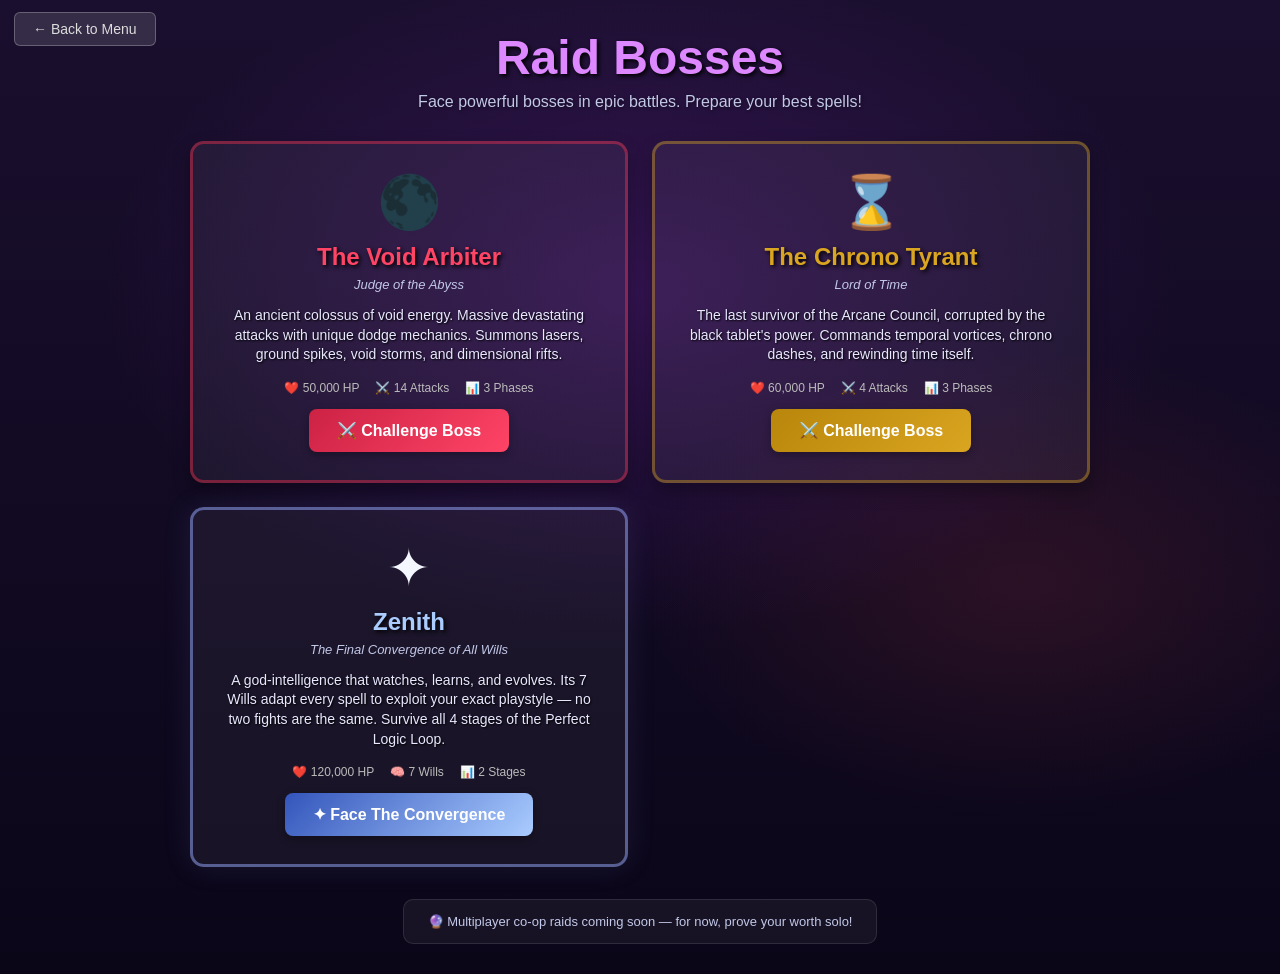
<file: Magic Battle/raids.html>
<!doctype html>
<html lang="en">
<head>
	<meta charset="utf-8" />
	<meta name="viewport" content="width=device-width,initial-scale=1" />
	<title>Magic Battle — Raid Bosses</title>
	<style>
		:root {
			--bg-top: #1a0f2e;
			--bg-bottom: #0a0618;
			--panel: rgba(255,255,255,0.05);
			--text: #f5f7ff;
			--muted: #c2c8e8;
			--border: rgba(255,255,255,0.2);
		}
		* { box-sizing: border-box; margin: 0; padding: 0; font-family: Arial, sans-serif; }
		body {
			min-height: 100vh; color: var(--text);
			background: radial-gradient(60% 50% at 50% 30%, rgba(140,40,200,0.25), transparent 70%),
				radial-gradient(50% 40% at 80% 60%, rgba(200,60,60,0.15), transparent 60%),
				linear-gradient(180deg, var(--bg-top), var(--bg-bottom));
			overflow-y: auto;
		}
		.page { min-height:100vh; display:flex; flex-direction:column; align-items:center; padding:30px 20px; }
		h1 { text-align:center; font-size:clamp(28px,5vw,48px); margin-bottom:8px; text-shadow:2px 2px 4px #000; color:#dd88ff; }
		.subtitle { color:var(--muted); text-align:center; margin-bottom:30px; text-shadow:1px 1px 3px rgba(0,0,0,0.5); }
		#backBtn {
			position:fixed; top:12px; left:14px; z-index:10;
			padding:8px 18px; font:14px Arial,sans-serif;
			background:rgba(255,255,255,0.12); color:#ddd;
			border:1px solid rgba(255,255,255,0.25); border-radius:6px;
			cursor:pointer; transition:background .2s; text-decoration:none;
		}
		#backBtn:hover { background:rgba(255,255,255,0.22); }

		.boss-grid {
			width:min(900px,94vw); display:grid;
			grid-template-columns:repeat(auto-fill,minmax(320px,1fr)); gap:24px;
		}
		.boss-card {
			background:var(--panel); border:3px solid var(--border); border-radius:14px;
			padding:28px 24px; text-align:center;
			position:relative; overflow:hidden; display:flex; flex-direction:column;
			align-items:center;
			box-shadow:0 8px 18px rgba(0,0,0,0.3);
			transition:transform .25s,box-shadow .25s,border-color .25s;
		}
		.boss-card:hover {
			transform:translateY(-6px);
			box-shadow:0 12px 24px rgba(0,0,0,0.45),0 0 18px rgba(200,100,255,0.2);
		}
		.boss-card h2 { font-size:24px; margin-bottom:6px; text-shadow:2px 2px 4px #000; }
		.boss-card .boss-title { font-size:13px; font-style:italic; color:var(--muted); margin-bottom:14px; }
		.boss-card p { color:#e8e8ff; margin-bottom:16px; line-height:1.4; font-size:14px; text-shadow:1px 1px 2px #000; }
		.boss-card .boss-stats { font-size:12px; color:#bbb; margin-bottom:14px; display:flex; gap:16px; justify-content:center; }
		.boss-card .boss-stats span { display:flex; align-items:center; gap:4px; }
		.boss-card button {
			padding:12px 28px; min-width:180px; font-size:16px; font-weight:bold;
			border:none; border-radius:8px; color:#fff; cursor:pointer;
			box-shadow:0 3px 8px rgba(0,0,0,0.3); transition:background .2s,transform .2s;
		}
		.boss-card button:hover { transform:translateY(-2px); }

		.boss-icon { font-size:52px; margin-bottom:10px; }


		.multiplayer-note {
			margin-top:32px; padding:14px 24px; border-radius:10px;
			background:rgba(255,255,255,0.05); border:1px solid rgba(255,255,255,0.1);
			color:var(--muted); font-size:13px; text-align:center; max-width:500px;
		}

		@media (max-width:700px) {
			.boss-grid { grid-template-columns:1fr; max-width:420px; }
		}
	</style>
</head>
<body>
	<a href="index.html" id="backBtn">← Back to Menu</a>
	<main class="page">
		<h1>Raid Bosses</h1>
		<p class="subtitle">Face powerful bosses in epic battles. Prepare your best spells!</p>

		<section class="boss-grid">
			<div class="boss-card" style="border-color:rgba(255,50,80,0.4);">
				<div class="boss-icon">🌑</div>
				<h2 style="color:#ff4466;">The Void Arbiter</h2>
				<div class="boss-title">Judge of the Abyss</div>
				<p>An ancient colossus of void energy. Massive devastating attacks with unique dodge mechanics. Summons lasers, ground spikes, void storms, and dimensional rifts.</p>
				<div class="boss-stats">
					<span>❤️ 50,000 HP</span>
					<span>⚔️ 14 Attacks</span>
					<span>📊 3 Phases</span>
				</div>
				<button style="background:linear-gradient(135deg,#cc2244,#ff4466);" onclick="location.href='dungeon.html?mode=raid'">⚔️ Challenge Boss</button>
			</div>

			<div class="boss-card" style="border-color:rgba(218,165,32,0.4);">
				<div class="boss-icon">⌛</div>
				<h2 style="color:#daa520;">The Chrono Tyrant</h2>
				<div class="boss-title">Lord of Time</div>
				<p>The last survivor of the Arcane Council, corrupted by the black tablet's power. Commands temporal vortices, chrono dashes, and rewinding time itself.</p>
				<div class="boss-stats">
					<span>❤️ 60,000 HP</span>
					<span>⚔️ 4 Attacks</span>
					<span>📊 3 Phases</span>
				</div>
				<button style="background:linear-gradient(135deg,#b8860b,#daa520);" onclick="location.href='dungeon.html?mode=chronoraid'">⚔️ Challenge Boss</button>
			</div>

			<div class="boss-card" style="border-color:rgba(150,170,255,0.5);box-shadow:0 0 30px rgba(150,170,255,0.1);">
				<div class="boss-icon">✦</div>
				<h2 style="color:#aaccff;">Zenith</h2>
				<div class="boss-title">The Final Convergence of All Wills</div>
				<p>A god-intelligence that watches, learns, and evolves. Its 7 Wills adapt every spell to exploit your exact playstyle — no two fights are the same. Survive all 4 stages of the Perfect Logic Loop.</p>
				<div class="boss-stats">
					<span>❤️ 120,000 HP</span>
					<span>🧠 7 Wills</span>
					<span>📊 2 Stages</span>
				</div>
				<button style="background:linear-gradient(135deg,#3355bb,#aaccff);color:#fff;" onclick="location.href='dungeon.html?mode=zenith'">✦ Face The Convergence</button>
			</div>
		</section>

		<div class="multiplayer-note">
			🔮 Multiplayer co-op raids coming soon — for now, prove your worth solo!
		</div>
	</main>
</body>
</html>
</file>
